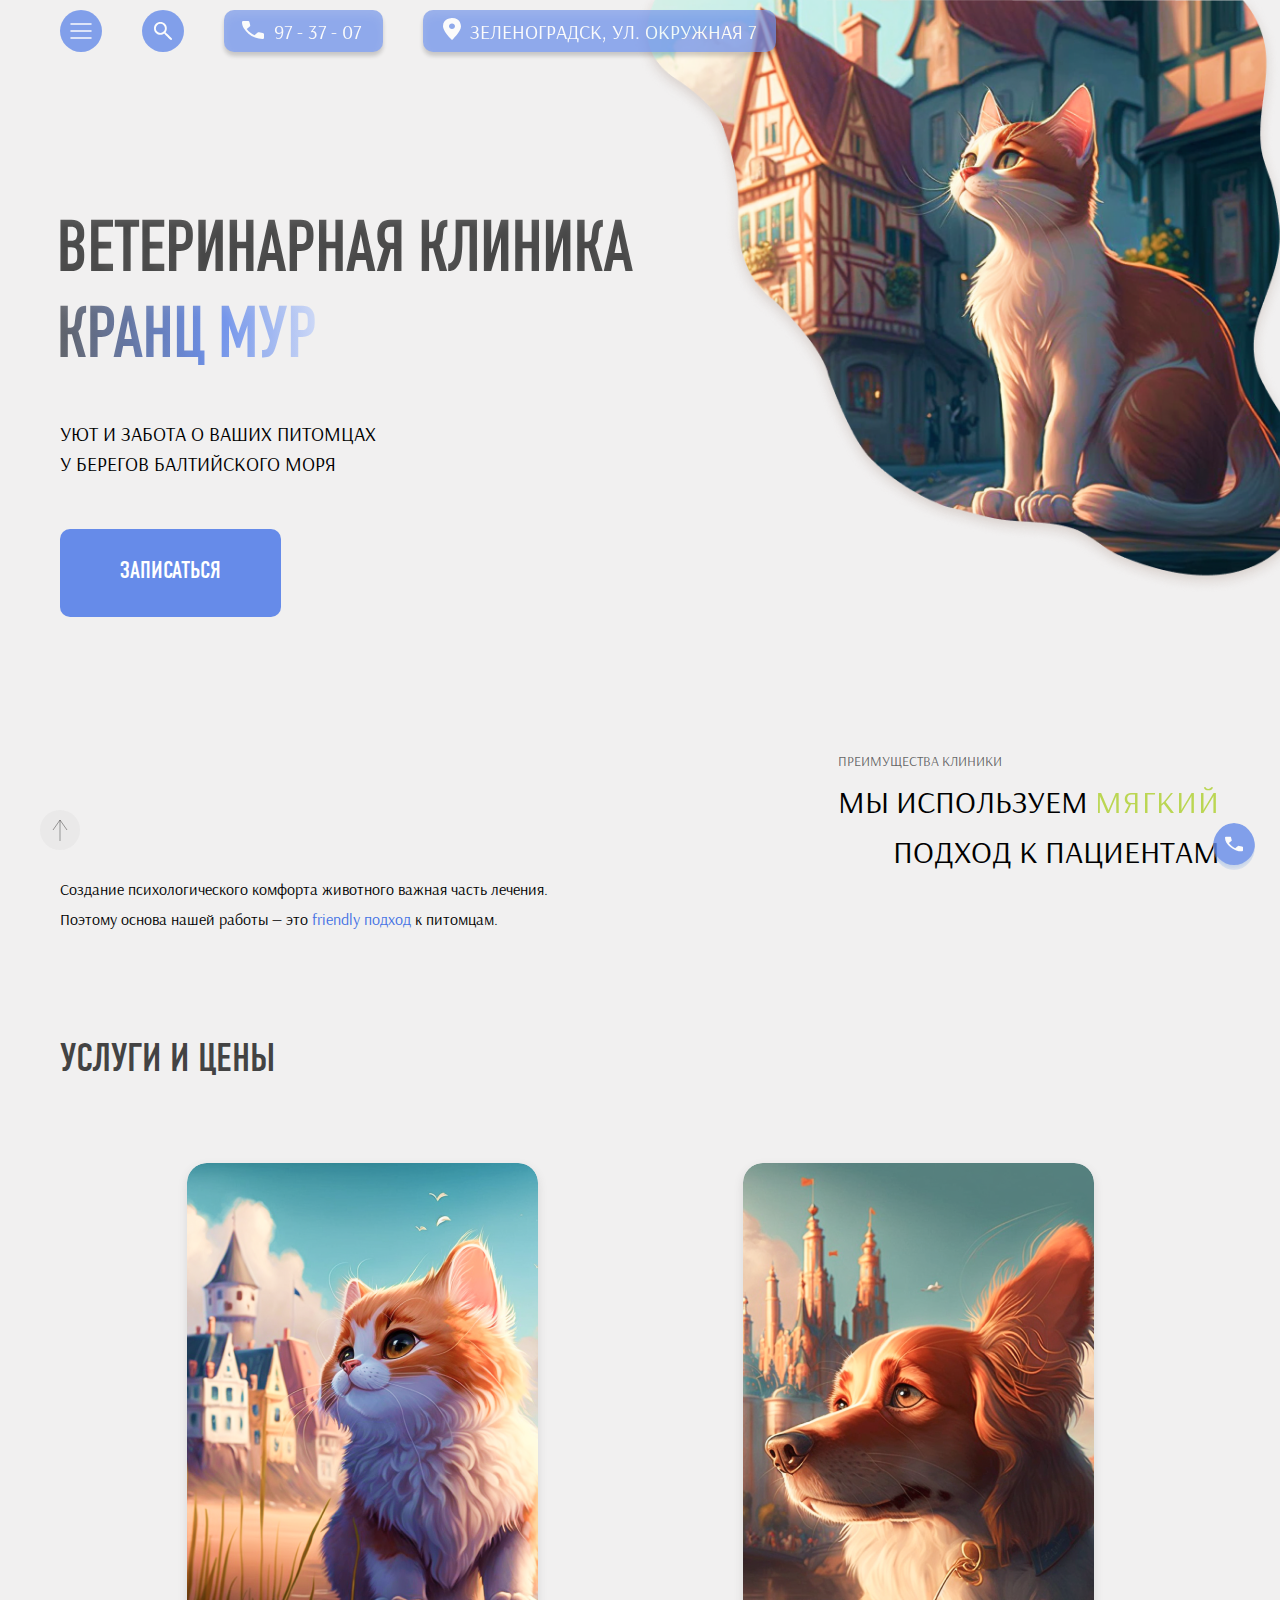
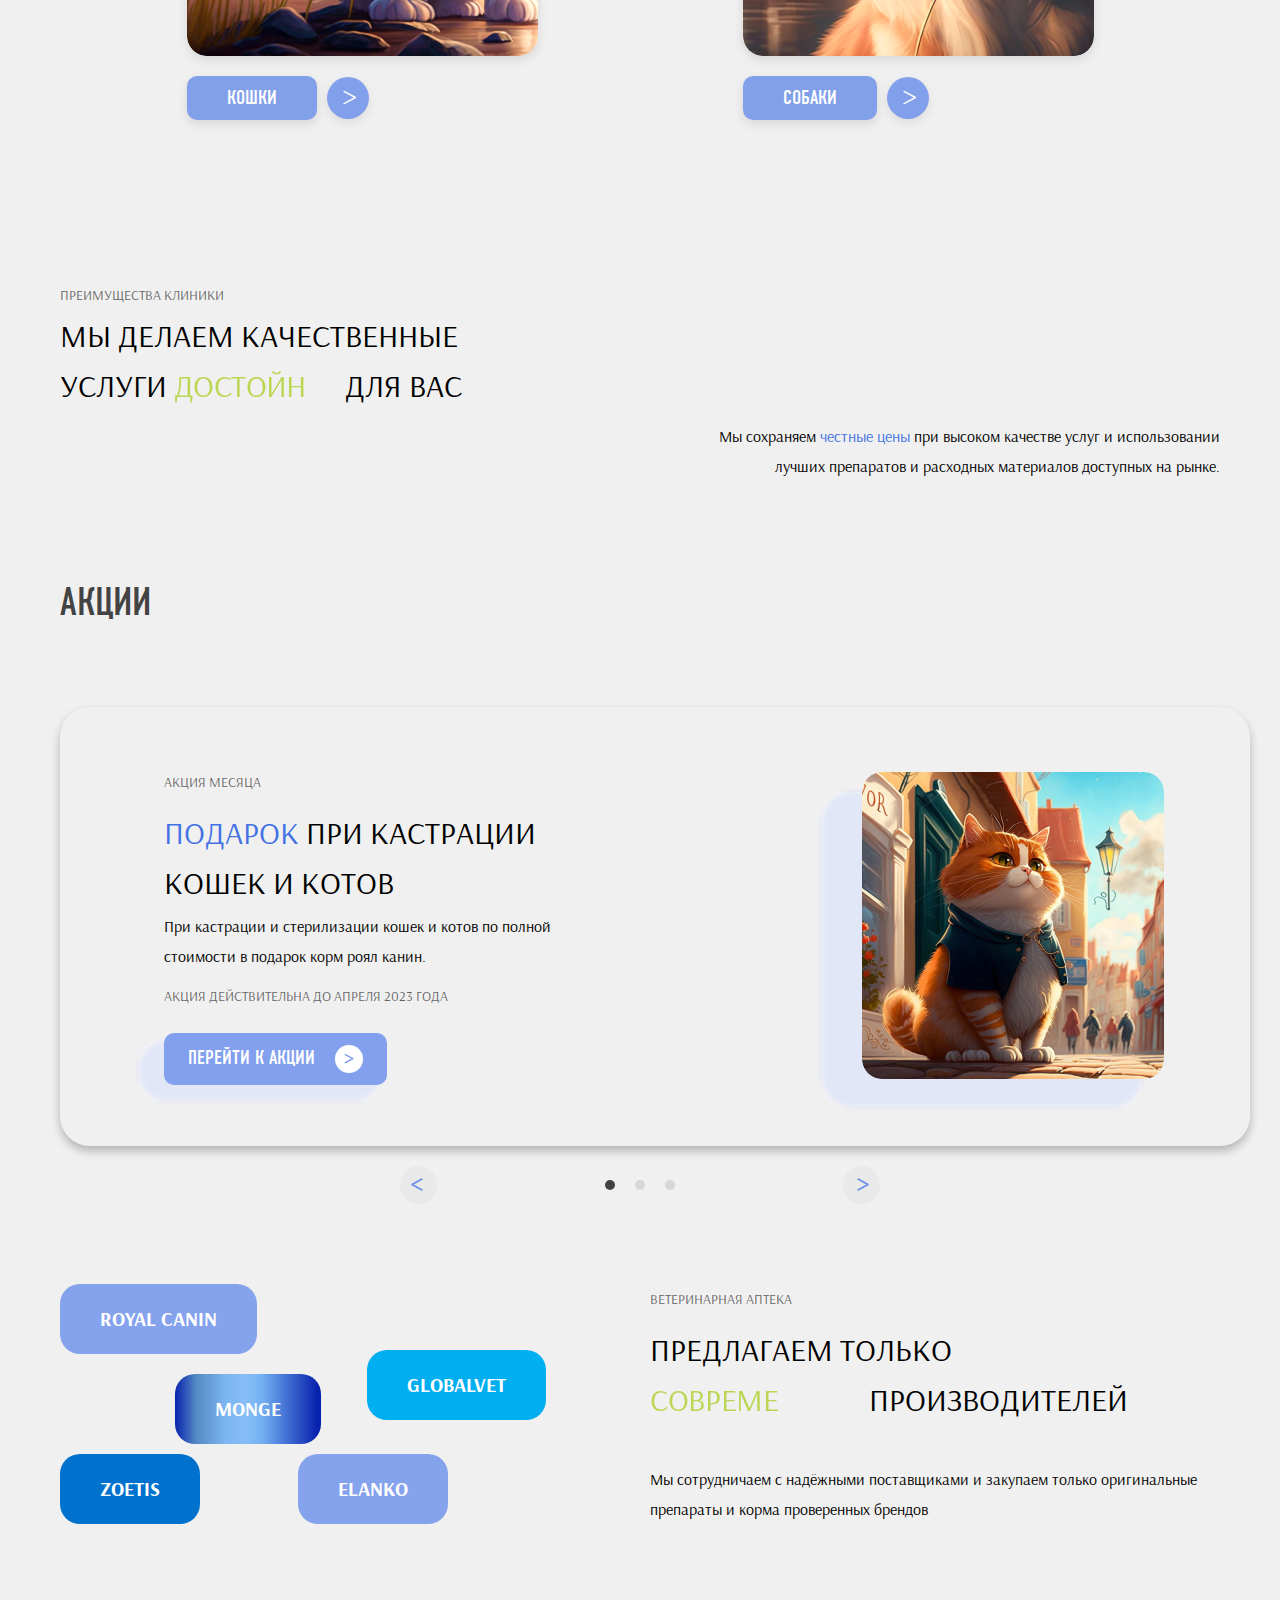
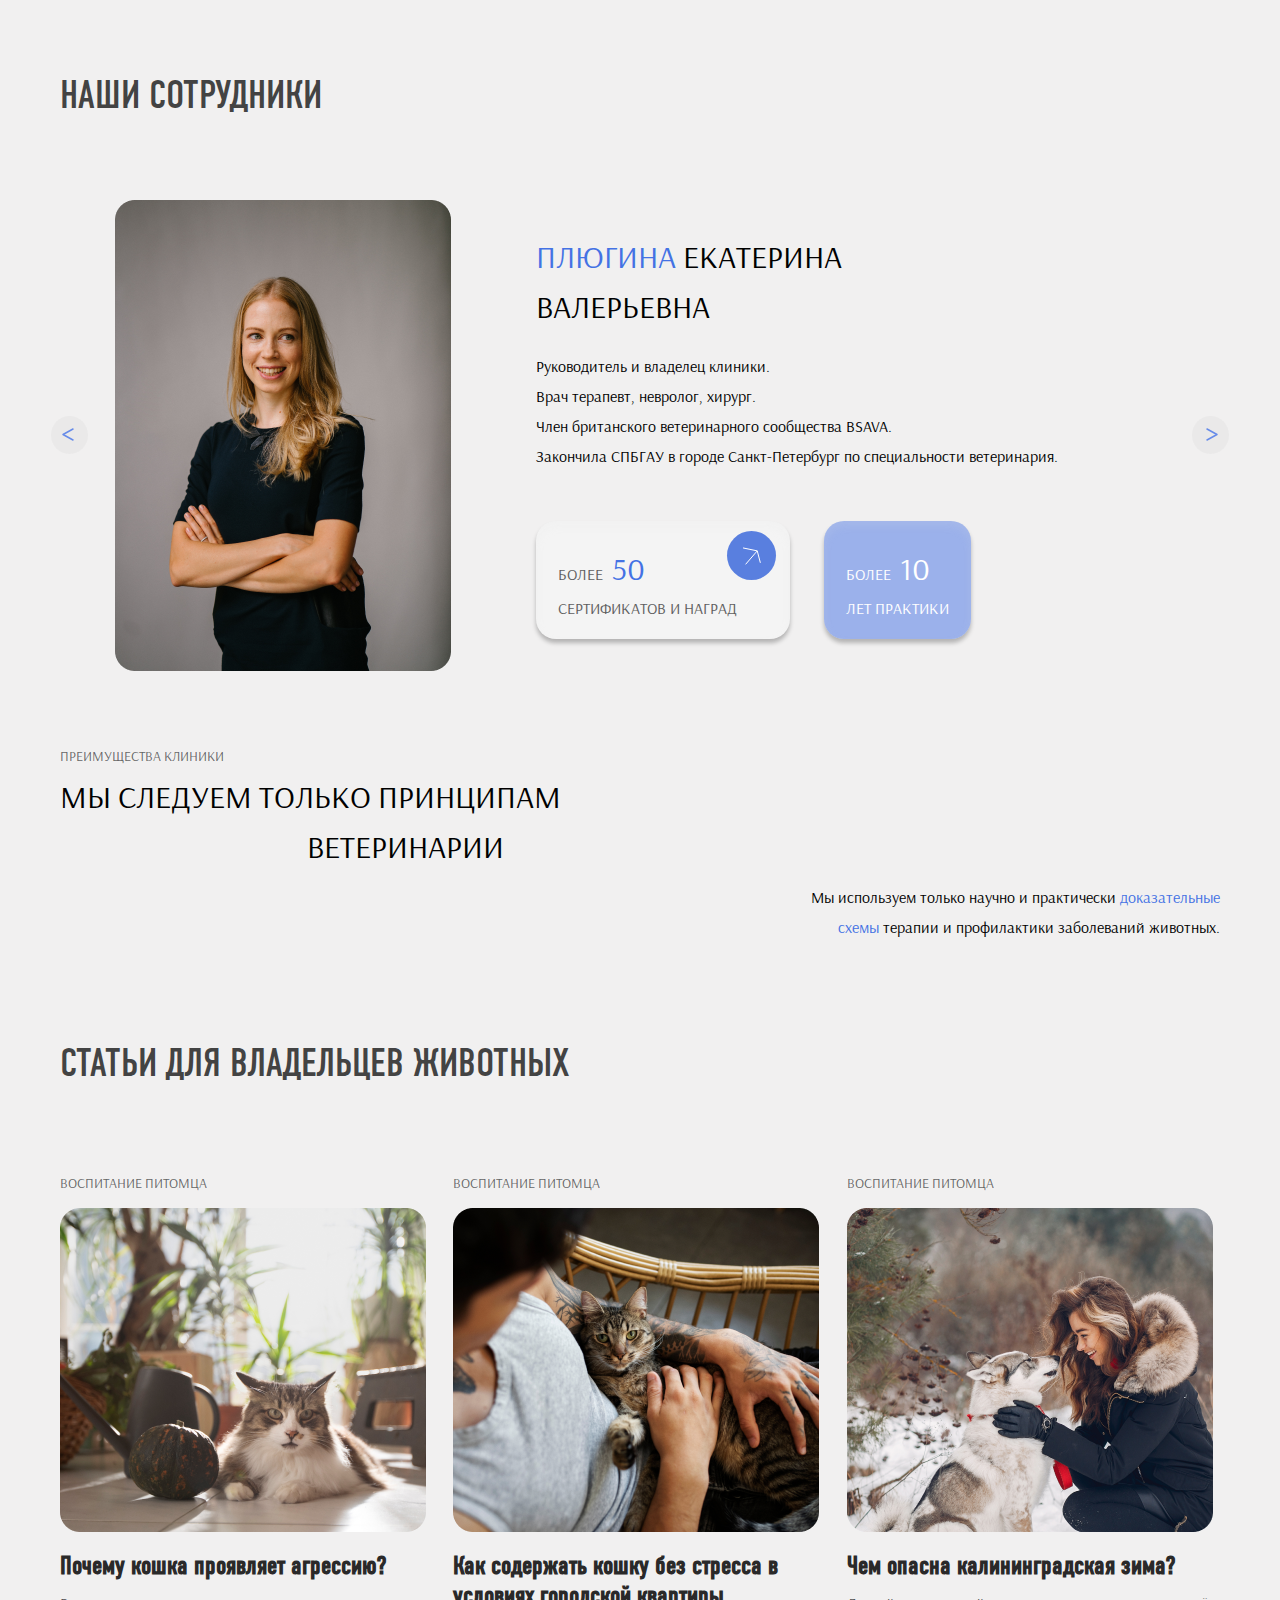
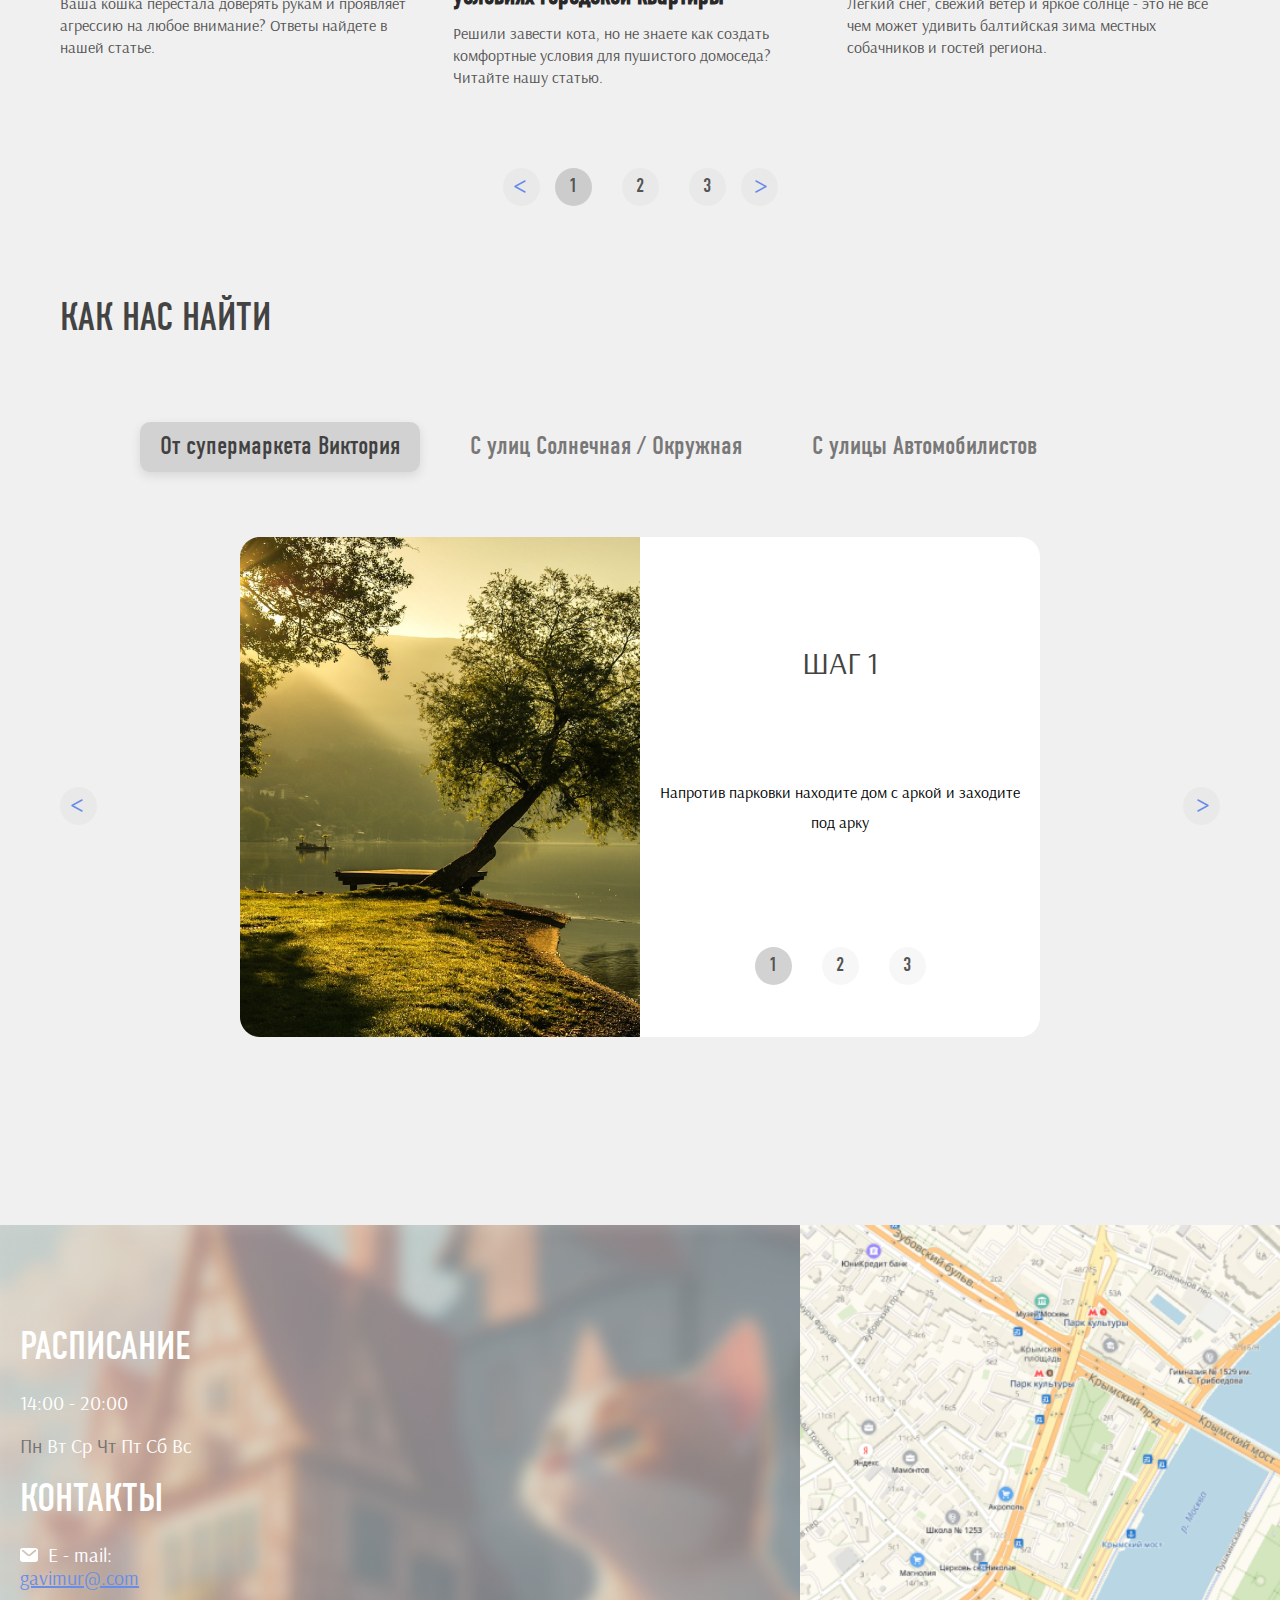
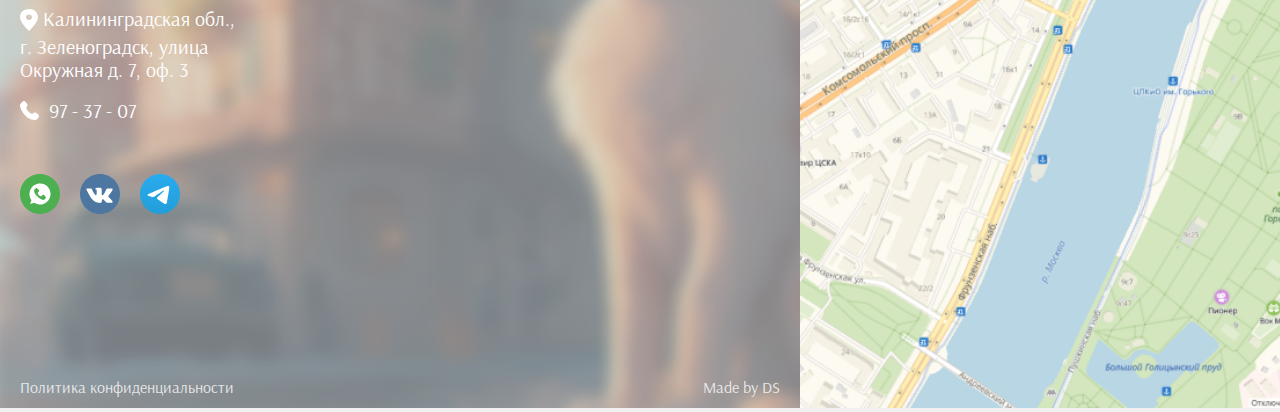
<file: index.html>
<!DOCTYPE html>
<html lang="en">

<head>
    <meta charset="UTF-8">
    <meta name="viewport" content="width=device-width, initial-scale=1.0">
    <title>КранцМур</title>
    <link rel="stylesheet" href="assets/style.css">
    <link rel="stylesheet" media="screen and (max-width:1600px)" href="assets/style1600.css">
    <link rel="stylesheet" media="screen and (max-width:1200px)" href="assets/style1200.css">
    <link rel="stylesheet" media="screen and (max-width:970px)" href="assets/style970.css">
    <link rel="stylesheet" media="screen and (max-width:740px)" href="assets/style740.css">
    <link rel="stylesheet" media="screen and (max-width:500px)" href="assets/style500.css">

    <link href="https://fonts.googleapis.com/css2?family=Arsenal:ital,wght@0,400;0,700;1,400;1,700&family=Noto+Rashi+Hebrew:wght@100;200;300;400;500;600;700;800;900&display=swap" rel="stylesheet">
</head>

<body>
    <a name="top"></a>
    <a class="button_top cursor" href="#top">
        <svg xmlns="http://www.w3.org/2000/svg" width="40" height="40" viewBox="0 0 40 40" fill="none">
            <path d="M20 10L13 20M20 10L27 20M20 10V31" stroke="#3E3D3D" stroke-width="0.5" />
        </svg>
    </a>
    <!-- Main-->
    <section>
        <div class="header">
            <div class="wrapper">
                <div class="main_nav nav">
                    <span class="svg burger menu color_hover cursor" id="menuBurger">
                        <svg xmlns="http://www.w3.org/2000/svg" width="42" height="42" viewBox="0 0 42 42" fill="none">
                            <path d="M11 14H31" stroke="white" stroke-width="1.5" stroke-linecap="round" stroke-linejoin="round" />
                            <path d="M11 21H31" stroke="white" stroke-width="1.5" stroke-linecap="round" />
                            <path d="M11 28H31" stroke="white" stroke-width="1.5" stroke-linecap="round" />
                        </svg>
                    </span>
                    <span class="svg search menu mobile_none color_hover cursor" id="navSearch">
                        <svg xmlns="http://www.w3.org/2000/svg" width="18" height="18" viewBox="0 0 18 18" fill="none" id="searchNavWhite">
                            <path d="M16.5507 17.867C15.8937 17.3707 10.1814 11.5043 10.1814 11.5043C9.69696 11.9033 9.13308 12.2163 8.48977 12.4431C7.84645 12.6699 7.15885 12.7834 6.42695 12.7834C4.63187 12.7834 3.11194 12.1608 1.86716 10.9157C0.622388 9.67057 0 8.16257 0 6.39169C0 4.6208 0.622828 3.1128 1.86848 1.86769C3.11414 0.622564 4.62549 0 6.40253 0C8.1796 0 9.68824 0.622564 10.9285 1.86769C12.1687 3.1128 12.7888 4.62161 12.7888 6.39413C12.7888 7.10538 12.6781 7.7808 12.4567 8.4204C12.2353 9.06 11.914 9.6484 11.4929 10.1856C11.4929 10.1856 17.3837 15.7089 17.8804 16.5398C18.3771 17.3707 17.2077 18.3633 16.5507 17.867ZM6.41206 10.9344C7.67261 10.9344 8.74225 10.4915 9.62099 9.60576C10.4997 8.71996 10.9391 7.6486 10.9391 6.39169C10.9391 5.13477 10.4995 4.06341 9.62041 3.17763C8.74129 2.29182 7.67184 1.84892 6.41206 1.84892C5.14324 1.84892 4.06564 2.29182 3.17927 3.17763C2.29291 4.06341 1.84973 5.13477 1.84973 6.39169C1.84973 7.6486 2.29272 8.71996 3.17871 9.60576C4.06469 10.4915 5.14247 10.9344 6.41206 10.9344Z" fill="white" />
                        </svg>
                        <svg xmlns="http://www.w3.org/2000/svg" width="18" height="18" viewBox="0 0 18 18" fill="none" style="display: none" id="searchNavBlack">
                            <path d="M16.5507 17.867C15.8937 17.3707 10.1814 11.5043 10.1814 11.5043C9.69696 11.9033 9.13308 12.2163 8.48977 12.4431C7.84645 12.6699 7.15885 12.7834 6.42695 12.7834C4.63187 12.7834 3.11194 12.1608 1.86716 10.9157C0.622388 9.67057 0 8.16257 0 6.39169C0 4.6208 0.622828 3.1128 1.86848 1.86769C3.11414 0.622564 4.62549 0 6.40253 0C8.1796 0 9.68824 0.622564 10.9285 1.86769C12.1687 3.1128 12.7888 4.62161 12.7888 6.39413C12.7888 7.10538 12.6781 7.7808 12.4567 8.4204C12.2353 9.06 11.914 9.6484 11.4929 10.1856C11.4929 10.1856 17.3837 15.7089 17.8804 16.5398C18.3771 17.3707 17.2077 18.3633 16.5507 17.867ZM6.41206 10.9344C7.67261 10.9344 8.74225 10.4915 9.62099 9.60576C10.4997 8.71996 10.9391 7.6486 10.9391 6.39169C10.9391 5.13477 10.4995 4.06341 9.62041 3.17763C8.74129 2.29182 7.67184 1.84892 6.41206 1.84892C5.14324 1.84892 4.06564 2.29182 3.17927 3.17763C2.29291 4.06341 1.84973 5.13477 1.84973 6.39169C1.84973 7.6486 2.29272 8.71996 3.17871 9.60576C4.06469 10.4915 5.14247 10.9344 6.41206 10.9344Z" fill="#545454" />
                        </svg>

                        <form action="#" style="display: none" id="searchNavForm">
                            <input type="text">
                            <input type="submit" value="Найти">
                        </form>

                        <span class="search_close" style="display: none" id="searchNavClose" data-close="true">
                            <svg xmlns="http://www.w3.org/2000/svg" width="14" height="14" viewBox="0 0 14 14" fill="none" data-close="true" class="close_black">
                                <path data-close="true" d="M1.40579 13.6478L1.02367 13.7349C0.291312 13.9019 -0.270738 13.0908 0.142857 12.4638L5.58731 7.3596L0.142857 2.25542C-0.239359 1.50112 0.537276 0.684634 1.30975 1.02866L1.40579 1.07143L6.85024 6.1756L12.2947 1.07143L12.5109 0.985798C13.2911 0.676821 14.0097 1.54851 13.5576 2.25542L8.11317 7.3596L13.5576 12.4638C13.9909 13.2257 13.1742 14.0874 12.3902 13.6955L12.2947 13.6478L6.85024 8.54359L1.40579 13.6478Z" fill="#545454" />
                            </svg>
                            <svg xmlns="http://www.w3.org/2000/svg" width="14" height="14" viewBox="0 0 14 14" fill="none" class="close_whiter" data-close="true">
                                <path d="M1.40579 13.6478L1.02367 13.7349C0.291312 13.9019 -0.270738 13.0908 0.142857 12.4638L5.58731 7.3596L0.142857 2.25542C-0.239359 1.50112 0.537276 0.684634 1.30975 1.02866L1.40579 1.07143L6.85024 6.1756L12.2947 1.07143L12.5109 0.985798C13.2911 0.676821 14.0097 1.54851 13.5576 2.25542L8.11317 7.3596L13.5576 12.4638C13.9909 13.2257 13.1742 14.0874 12.3902 13.6955L12.2947 13.6478L6.85024 8.54359L1.40579 13.6478Z" fill="white" data-close="true" />
                            </svg>
                        </span>
                    </span>
                </div>
                <div class="mobile_flex_header">
                    <svg class="cursor" xmlns="http://www.w3.org/2000/svg" width="60" height="55" viewBox="0 0 60 55" fill="none" id="mobileInfoOpen">
                        <path d="M19.4224 0.057415C18.4804 0.236767 17.7697 0.572477 16.963 1.2301C16.3087 1.75896 15.8405 2.29702 15.3893 3.02822C12.6986 7.41545 13.6068 14.6539 17.3805 18.802C17.8938 19.3677 18.785 20.1127 19.3942 20.4852C21.391 21.713 23.6361 21.7774 25.4355 20.6599C27.28 19.5102 28.5435 17.2936 29.023 14.3642C29.1414 13.61 29.164 11.2738 29.0512 10.5012C28.5886 7.27289 27.4097 4.601 25.5652 2.58214C25.1026 2.08088 24.1945 1.32668 23.6248 0.972572C23.0945 0.646059 22.0905 0.222971 21.5659 0.108002C21.0977 0.00222969 19.8624 -0.025362 19.4224 0.057415Z" fill="#668BE9" fill-opacity="0.8" />
                        <path d="M41.5993 0.986233C39.845 1.26676 38.0117 2.36127 36.4944 4.02602C34.5427 6.16445 33.2227 8.9927 32.7264 12.1107C32.5684 13.104 32.5853 15.3206 32.7546 16.222C33.1494 18.2776 33.9899 19.8504 35.2478 20.8713C36.3252 21.7543 37.6789 22.1636 39.0553 22.0302C42.3326 21.6991 45.5647 18.7835 47.2908 14.5986C48.7235 11.1265 48.8758 7.4705 47.7026 4.68365C46.5575 1.96577 44.2335 0.558546 41.5993 0.986233Z" fill="#668BE9" fill-opacity="0.8" />
                        <path d="M5.21141 15.9966C2.90434 16.2956 1.16699 17.8132 0.382921 20.2229C-0.0626989 21.6071 -0.124747 23.5156 0.22498 25.1942C1.03161 29.1031 3.80686 32.6948 7.08978 34.0836C8.77073 34.7918 10.446 34.916 11.8844 34.4285C14.0054 33.7111 15.3986 31.8532 15.8555 29.1261C15.9458 28.5789 15.9458 26.9555 15.8499 26.3209C15.1166 21.253 11.2865 16.806 7.02773 16.0656C6.52571 15.9782 5.63447 15.9461 5.21141 15.9966Z" fill="#668BE9" fill-opacity="0.8" />
                        <path d="M53.0137 19.7216C50.983 20.0757 48.9918 21.2392 47.3391 23.0419C45.5453 25.001 44.3382 27.5579 43.9885 30.1332C43.8982 30.8046 43.9152 32.2486 44.0167 32.8971C44.7049 37.2567 48.3375 39.3491 52.4496 37.7672C54.6552 36.9164 56.652 35.1643 58.0791 32.8327C60.7867 28.4178 60.6118 23.2442 57.6673 20.8483C56.4264 19.8365 54.7172 19.4226 53.0137 19.7216Z" fill="#668BE9" fill-opacity="0.8" />
                        <path d="M28.508 27.9028C24.7738 28.4455 20.0638 31.6416 15.8896 36.4611C12.6236 40.2367 10.3222 44.302 9.63404 47.5212C9.47046 48.2938 9.45354 49.6734 9.6002 50.2022C9.83147 51.0254 10.2207 51.5681 10.9765 52.1429C12.2401 53.0949 13.7574 53.6559 15.6584 53.8721C16.6455 53.9824 18.6423 53.9411 19.9115 53.7847C21.6094 53.5686 23.0421 53.288 26.2517 52.5338C29.3541 51.8072 30.2228 51.6555 31.0802 51.7015C32.1689 51.7612 32.9868 51.9774 35.3333 52.819C37.0143 53.4214 37.9506 53.7065 38.7516 53.8675C41.7412 54.4561 44.257 53.6881 46.8461 51.3979C47.6189 50.7173 47.8558 50.3862 48.0984 49.6642C48.2337 49.2503 48.245 49.1583 48.245 48.188C48.245 47.3096 48.2281 47.0613 48.1153 46.5554C47.4497 43.488 45.4698 39.7814 42.6099 36.2542C39.2085 32.0601 35.2149 29.0387 31.8812 28.1419C30.6684 27.8154 29.6362 27.7418 28.508 27.9028Z" fill="#668BE9" fill-opacity="0.8" />
                    </svg>

                    <svg xmlns="http://www.w3.org/2000/svg" width="60" height="60" viewBox="0 0 60 60" fill="none" id="navMobileOpen" class="cursor">
                        <circle cx="30" cy="30" r="30" fill="#668BE9" fill-opacity="0.8" />
                        <path d="M15.7148 20H44.2863" stroke="white" stroke-width="1.5" stroke-linecap="round" stroke-linejoin="round" />
                        <path d="M15.7148 30H44.2863" stroke="white" stroke-width="1.5" stroke-linecap="round" />
                        <path d="M15.7148 40H44.2863" stroke="white" stroke-width="1.5" stroke-linecap="round" />
                    </svg>
                </div>
            </div>
        </div>
    </section>

    <section>
        <div class="nav_window" id="nav" style="display: none">
            <div class="wrapper nav_flex">
                <nav>
                    <ul>
                        <li><a href="#">Главная</a></li>
                        <li><a href="#">Услуги и цены</a></li>
                        <li><a href="#">Акции</a></li>
                        <li><a href="#">Врачи</a></li>
                        <li><a href="#">Статьи</a></li>
                        <li><a href="#">Как найти нас</a></li>
                        <span class="array_animation cursor" id="navClose">

                            <svg class="array" xmlns="http://www.w3.org/2000/svg" width="42" height="42" viewBox="0 0 42 42" fill="none">
                                0
                                <circle cx="21" cy="21" r="21" fill="#668BE9" fill-opacity="0.8" />
                                <path d="M19.9024 14L12 21M12 21L19.9024 28M12 21H30" stroke="white" stroke-width="1.5" stroke-linecap="round" stroke-linejoin="round" />
                            </svg>

                            <svg class="array_hover" xmlns="http://www.w3.org/2000/svg" width="42" height="42" viewBox="0 0 42 42" fill="none">
                                0
                                <circle cx="21" cy="21" r="21" fill="#3B6BE3" fill-opacity="0.8" />
                                <path d="M19.9024 14L12 21M12 21L19.9024 28M12 21H30" stroke="white" stroke-width="1.5" stroke-linecap="round" stroke-linejoin="round" />
                            </svg>
                        </span>

                    </ul>

                </nav>

                <div class="nav_info">
                    <div class="footer_info__content nav_info">
                        <p class="title footer_title nav_title">Расписание</p>
                        <p class="footer_text">14:00 - 20:00</p>
                        <p class="footer_text weekday"><span class="gray">Пн</span> Вт Ср <span class="gray">Чт</span> Пт Сб Вс</p>
                        <p class="title footer_title">Контакты</p>
                        <div class="email footer_contact">
                            <svg xmlns="http://www.w3.org/2000/svg" xmlns:xlink="http://www.w3.org/1999/xlink" width="18" height="18" viewBox="0 0 18 18" fill="none">
                                <rect width="18" height="18" fill="url(#pattern0)" />
                                <defs>
                                    <pattern id="pattern0" patternContentUnits="objectBoundingBox" width="1" height="1">
                                        <use xlink:href="#image0_1208_1671" transform="scale(0.00195312)" />
                                    </pattern>
                                    <image id="image0_1208_1671" width="512" height="512" xlink:href="[data-uri]" />
                                </defs>
                            </svg>
                            <p class="footer_text">E - mail: </p>

                        </div>
                        <a href="#" class="footer_text footer_email">gavimur@.com </a>
                        <div class="adress footer_contact">
                            <svg xmlns="http://www.w3.org/2000/svg" width="18" height="22" viewBox="0 0 18 22" fill="none">
                                <path d="M9 0C9 0 0 1.90735e-06 0 8.24942C0 8.24942 9.53674e-07 13.7506 9 22C9 22 18 13.7506 18 8.24942C17.9951 8.24942 17.9951 0 9 0ZM9 10.9977C7.3412 10.9977 5.99835 9.76491 5.99835 8.24942C5.99835 6.7293 7.3412 5.50116 9 5.50116C10.6588 5.50116 12.0016 6.73394 12.0016 8.24942C11.9967 9.76491 10.6539 10.9977 9 10.9977Z" fill="white" />
                            </svg>
                            <p class="footer_text">Калининградская обл., г. Зеленоградск, улица Окружная д. 7, оф. 3</p>
                        </div>
                        <div class="tel footer_contact">
                            <svg xmlns="http://www.w3.org/2000/svg" xmlns:xlink="http://www.w3.org/1999/xlink" width="19" height="19" viewBox="0 0 19 19" fill="none">
                                <rect width="19" height="19" fill="url(#pattern0)" />
                                <defs>
                                    <pattern id="pattern0" patternContentUnits="objectBoundingBox" width="1" height="1">
                                        <use xlink:href="#image0_1208_1670" transform="scale(0.00195312)" />
                                    </pattern>
                                    <image id="image0_1208_1670" width="512" height="512" xlink:href="[data-uri]" />
                                </defs>
                            </svg>

                            <a href="#" class="footer_text">97 - 37 - 07</a>
                        </div>

                        <div class="social">
                            <span>
                                <a href="#">
                                    <svg xmlns="http://www.w3.org/2000/svg" width="40" height="40" viewBox="0 0 40 40" fill="none">
                                        <g clip-path="url(#clip0_1432_2024)">
                                            <path d="M20 40C31.0457 40 40 31.0457 40 20C40 8.95431 31.0457 0 20 0C8.95431 0 0 8.95431 0 20C0 31.0457 8.95431 40 20 40Z" fill="#4CAF50" />
                                            <path d="M20.0008 9.47363C18.0616 9.47437 16.1602 10.0108 14.5065 11.0238C12.8529 12.0367 11.5112 13.4868 10.6294 15.214C9.74773 16.9412 9.3603 18.8784 9.50988 20.8119C9.65947 22.7454 10.3403 24.6 11.4771 26.171L10.1614 30.0815L14.2114 28.7868C15.5815 29.6906 17.1439 30.2614 18.774 30.4537C20.404 30.6461 22.0564 30.4546 23.5993 29.8945C25.1421 29.3344 26.5326 28.4213 27.6597 27.2282C28.7867 26.035 29.6192 24.5947 30.0905 23.0225C30.5618 21.4503 30.6589 19.7897 30.3741 18.1732C30.0892 16.5568 29.4303 15.0293 28.45 13.7129C27.4697 12.3965 26.1951 11.3276 24.7281 10.5915C23.261 9.85541 21.6422 9.4726 20.0008 9.47363ZM25.5956 24.3605L24.4745 25.4815C23.2956 26.6605 20.1693 25.3631 17.3982 22.5868C14.6271 19.8105 13.385 16.6921 14.5061 15.5263L15.6271 14.4052C15.8442 14.2057 16.1283 14.0949 16.4232 14.0949C16.7181 14.0949 17.0022 14.2057 17.2193 14.4052L18.8719 16.0526C19.0066 16.1836 19.1055 16.347 19.159 16.5272C19.2125 16.7074 19.2188 16.8983 19.1773 17.0816C19.1358 17.2649 19.048 17.4345 18.9222 17.5741C18.7963 17.7137 18.6368 17.8187 18.4587 17.8789C18.1961 17.9628 17.9759 18.1448 17.8441 18.3869C17.7122 18.6291 17.6788 18.9127 17.7508 19.1789C18.0456 20.4157 19.6377 21.95 20.8193 22.2447C21.084 22.3002 21.3599 22.2584 21.5963 22.127C21.8327 21.9955 22.0137 21.7831 22.1061 21.5289C22.1657 21.3483 22.271 21.1862 22.4119 21.0585C22.5528 20.9307 22.7244 20.8417 22.91 20.8001C23.0956 20.7585 23.2888 20.7657 23.4707 20.821C23.6527 20.8763 23.8172 20.9779 23.9482 21.1157L25.5982 22.7684C25.7974 22.9858 25.9077 23.2701 25.9072 23.5649C25.9067 23.8598 25.7955 24.1437 25.5956 24.3605Z" fill="white" />
                                        </g>
                                        <defs>
                                            <clipPath id="clip0_1432_2024">
                                                <rect width="40" height="40" fill="white" />
                                            </clipPath>
                                        </defs>
                                    </svg>
                                </a>
                            </span>
                            <span>
                                <a href="#">
                                    <svg xmlns="http://www.w3.org/2000/svg" width="40" height="40" viewBox="0 0 40 40" fill="none">
                                        <g clip-path="url(#clip0_1432_2030)">
                                            <path d="M20 40C31.0457 40 40 31.0457 40 20C40 8.95431 31.0457 0 20 0C8.95431 0 0 8.95431 0 20C0 31.0457 8.95431 40 20 40Z" fill="#4D76A1" />
                                            <path fill-rule="evenodd" clip-rule="evenodd" d="M19.2452 28.7716H20.815C20.815 28.7716 21.2892 28.7196 21.5312 28.4586C21.7541 28.219 21.7469 27.7691 21.7469 27.7691C21.7469 27.7691 21.7163 25.6628 22.6938 25.3526C23.6575 25.0471 24.895 27.3883 26.2066 28.2885C27.1985 28.9699 27.9521 28.8205 27.9521 28.8205L31.4592 28.7716C31.4592 28.7716 33.2939 28.6586 32.424 27.2161C32.3527 27.0981 31.9173 26.1491 29.8164 24.1989C27.6174 22.1578 27.9119 22.488 30.5608 18.9574C32.174 16.8072 32.819 15.4945 32.6176 14.9323C32.4254 14.3968 31.2389 14.5383 31.2389 14.5383L27.2901 14.5629C27.2901 14.5629 26.9974 14.523 26.7803 14.6528C26.5681 14.78 26.4316 15.0767 26.4316 15.0767C26.4316 15.0767 25.8066 16.7405 24.9731 18.1556C23.2147 21.1414 22.5117 21.299 22.2243 21.1136C21.5558 20.6815 21.7227 19.3777 21.7227 18.4515C21.7227 15.558 22.1616 14.3515 20.8681 14.0392C20.4389 13.9354 20.123 13.867 19.0253 13.8559C17.6163 13.8413 16.4237 13.8602 15.7485 14.1911C15.2993 14.411 14.9527 14.9013 15.1638 14.9294C15.4248 14.9644 16.0159 15.0888 16.3293 15.5155C16.7339 16.066 16.7197 17.3024 16.7197 17.3024C16.7197 17.3024 16.9521 20.7086 16.1767 21.1318C15.6444 21.422 14.9142 20.8295 13.3466 18.1206C12.5434 16.7331 11.937 15.1993 11.937 15.1993C11.937 15.1993 11.82 14.9127 11.6115 14.7594C11.3583 14.5736 11.0047 14.5144 11.0047 14.5144L7.2523 14.539C7.2523 14.539 6.689 14.5547 6.48222 14.7996C6.29825 15.0175 6.4676 15.4681 6.4676 15.4681C6.4676 15.4681 9.40531 22.3411 12.7316 25.8047C15.7817 28.9802 19.2452 28.7716 19.2452 28.7716Z" fill="white" />
                                        </g>
                                        <defs>
                                            <clipPath id="clip0_1432_2030">
                                                <rect width="40" height="40" fill="white" />
                                            </clipPath>
                                        </defs>
                                    </svg>
                                </a>
                            </span>
                            <span>
                                <a href="#">
                                    <svg xmlns="http://www.w3.org/2000/svg" width="40" height="40" viewBox="0 0 40 40" fill="none">
                                        <g clip-path="url(#clip0_1432_2035)">
                                            <path d="M20 40C31.0457 40 40 31.0457 40 20C40 8.9543 31.0457 0 20 0C8.9543 0 0 8.9543 0 20C0 31.0457 8.9543 40 20 40Z" fill="url(#paint0_linear_1432_2035)" />
                                            <path fill-rule="evenodd" clip-rule="evenodd" d="M9.0537 19.7889C14.8841 17.2487 18.772 15.574 20.7172 14.7649C26.2714 12.4548 27.4256 12.0535 28.1778 12.0402C28.3432 12.0373 28.7132 12.0783 28.9528 12.2728C29.3082 12.5612 29.3103 13.1873 29.2708 13.6017C28.9698 16.7642 27.6675 24.4386 27.0049 27.9806C26.7245 29.4794 26.1725 29.982 25.6381 30.0311C24.4767 30.138 23.5947 29.2635 22.4698 28.5262C20.7096 27.3723 19.7151 26.654 18.0064 25.5281C16.0318 24.2268 17.3119 23.5117 18.4372 22.3428C18.7317 22.037 23.849 17.3824 23.9481 16.9601C23.9605 16.9073 23.972 16.7104 23.855 16.6065C23.7381 16.5026 23.5655 16.5381 23.441 16.5664C23.2644 16.6064 20.4524 18.4651 15.0049 22.1423C14.2067 22.6904 13.4837 22.9574 12.836 22.9435C12.1218 22.9281 10.7482 22.5397 9.72706 22.2078C8.47456 21.8006 7.47909 21.5853 7.56581 20.8939C7.61097 20.5337 8.10691 20.1654 9.0537 19.7889Z" fill="white" />
                                        </g>
                                        <defs>
                                            <linearGradient id="paint0_linear_1432_2035" x1="20" y1="0" x2="20" y2="39.6875" gradientUnits="userSpaceOnUse">
                                                <stop stop-color="#2AABEE" />
                                                <stop offset="1" stop-color="#229ED9" />
                                            </linearGradient>
                                            <clipPath id="clip0_1432_2035">
                                                <rect width="40" height="40" fill="white" />
                                            </clipPath>
                                        </defs>
                                    </svg>
                                </a>
                            </span>
                        </div>

                    </div>
                </div>
            </div>
        </div>
    </section>

    <section>
        <div class="nav_window" id="navMobile" style="display: none">
            <div class="wrapper nav_flex">
                <div class="window_close cursor" id="navMobileClose">
                    <svg xmlns="http://www.w3.org/2000/svg" width="60" height="60" viewBox="0 0 60 60" fill="none">
                        <circle cx="30" cy="30" r="30" fill="#668BE9" fill-opacity="0.8" />
                        <path d="M16 20L44 40M44 20L30.2373 30L16.4746 40" stroke="white" stroke-width="1.5" stroke-linecap="round" />
                    </svg>
                </div>
                <nav>
                    <ul>
                        <li><a href="#">Главная</a></li>
                        <li><a href="#">Услуги и цены</a></li>
                        <li><a href="#">Акции</a></li>
                        <li><a href="#">Врачи</a></li>
                        <li><a href="#">Статьи</a></li>
                        <li><a href="#">Как найти нас</a></li>
                        <li class="mobile_search">

                            <span class="svg search menu  cursor" id="mobileSearch">
                                <svg xmlns="http://www.w3.org/2000/svg" width="18" height="18" viewBox="0 0 18 18" fill="none" id="searchMobileWhite">
                                    <path d="M16.5507 17.867C15.8937 17.3707 10.1814 11.5043 10.1814 11.5043C9.69696 11.9033 9.13308 12.2163 8.48977 12.4431C7.84645 12.6699 7.15885 12.7834 6.42695 12.7834C4.63187 12.7834 3.11194 12.1608 1.86716 10.9157C0.622388 9.67057 0 8.16257 0 6.39169C0 4.6208 0.622828 3.1128 1.86848 1.86769C3.11414 0.622564 4.62549 0 6.40253 0C8.1796 0 9.68824 0.622564 10.9285 1.86769C12.1687 3.1128 12.7888 4.62161 12.7888 6.39413C12.7888 7.10538 12.6781 7.7808 12.4567 8.4204C12.2353 9.06 11.914 9.6484 11.4929 10.1856C11.4929 10.1856 17.3837 15.7089 17.8804 16.5398C18.3771 17.3707 17.2077 18.3633 16.5507 17.867ZM6.41206 10.9344C7.67261 10.9344 8.74225 10.4915 9.62099 9.60576C10.4997 8.71996 10.9391 7.6486 10.9391 6.39169C10.9391 5.13477 10.4995 4.06341 9.62041 3.17763C8.74129 2.29182 7.67184 1.84892 6.41206 1.84892C5.14324 1.84892 4.06564 2.29182 3.17927 3.17763C2.29291 4.06341 1.84973 5.13477 1.84973 6.39169C1.84973 7.6486 2.29272 8.71996 3.17871 9.60576C4.06469 10.4915 5.14247 10.9344 6.41206 10.9344Z" fill="white" />
                                </svg>
                                <svg xmlns="http://www.w3.org/2000/svg" width="18" height="18" viewBox="0 0 18 18" fill="none" style="display: none" id="searchMobileBlack">
                                    <path d="M16.5507 17.867C15.8937 17.3707 10.1814 11.5043 10.1814 11.5043C9.69696 11.9033 9.13308 12.2163 8.48977 12.4431C7.84645 12.6699 7.15885 12.7834 6.42695 12.7834C4.63187 12.7834 3.11194 12.1608 1.86716 10.9157C0.622388 9.67057 0 8.16257 0 6.39169C0 4.6208 0.622828 3.1128 1.86848 1.86769C3.11414 0.622564 4.62549 0 6.40253 0C8.1796 0 9.68824 0.622564 10.9285 1.86769C12.1687 3.1128 12.7888 4.62161 12.7888 6.39413C12.7888 7.10538 12.6781 7.7808 12.4567 8.4204C12.2353 9.06 11.914 9.6484 11.4929 10.1856C11.4929 10.1856 17.3837 15.7089 17.8804 16.5398C18.3771 17.3707 17.2077 18.3633 16.5507 17.867ZM6.41206 10.9344C7.67261 10.9344 8.74225 10.4915 9.62099 9.60576C10.4997 8.71996 10.9391 7.6486 10.9391 6.39169C10.9391 5.13477 10.4995 4.06341 9.62041 3.17763C8.74129 2.29182 7.67184 1.84892 6.41206 1.84892C5.14324 1.84892 4.06564 2.29182 3.17927 3.17763C2.29291 4.06341 1.84973 5.13477 1.84973 6.39169C1.84973 7.6486 2.29272 8.71996 3.17871 9.60576C4.06469 10.4915 5.14247 10.9344 6.41206 10.9344Z" fill="#545454" />
                                </svg>

                                <form action="#" style="display: none" id="searchMobileForm">
                                    <input type="text">
                                    <input type="submit" value="Найти" class="mobileSearchButton">
                                </form>

                                <span class="search_close" style="display: none" id="searchMobileClose" data-close="true">
                                    <svg xmlns="http://www.w3.org/2000/svg" width="14" height="14" viewBox="0 0 14 14" fill="none" data-close="true" class="close_black">
                                        <path data-close="true" d="M1.40579 13.6478L1.02367 13.7349C0.291312 13.9019 -0.270738 13.0908 0.142857 12.4638L5.58731 7.3596L0.142857 2.25542C-0.239359 1.50112 0.537276 0.684634 1.30975 1.02866L1.40579 1.07143L6.85024 6.1756L12.2947 1.07143L12.5109 0.985798C13.2911 0.676821 14.0097 1.54851 13.5576 2.25542L8.11317 7.3596L13.5576 12.4638C13.9909 13.2257 13.1742 14.0874 12.3902 13.6955L12.2947 13.6478L6.85024 8.54359L1.40579 13.6478Z" fill="#545454" />
                                    </svg>
                                    <svg xmlns="http://www.w3.org/2000/svg" width="14" height="14" viewBox="0 0 14 14" fill="none" class="close_whiter close_whiter__mobile" data-close="true">
                                        <path d="M1.40579 13.6478L1.02367 13.7349C0.291312 13.9019 -0.270738 13.0908 0.142857 12.4638L5.58731 7.3596L0.142857 2.25542C-0.239359 1.50112 0.537276 0.684634 1.30975 1.02866L1.40579 1.07143L6.85024 6.1756L12.2947 1.07143L12.5109 0.985798C13.2911 0.676821 14.0097 1.54851 13.5576 2.25542L8.11317 7.3596L13.5576 12.4638C13.9909 13.2257 13.1742 14.0874 12.3902 13.6955L12.2947 13.6478L6.85024 8.54359L1.40579 13.6478Z" fill="white" data-close="true" />
                                    </svg>
                                </span>
                            </span>
                        </li>
                    </ul>

                </nav>
            </div>

        </div>
    </section>

    <section>
        <div class="nav_window" id="navInfoMobile" style="display: none">
            <div class="wrapper nav_flex">
                <div class="nav_info">
                    <div class="footer_info__content nav_info">
                        <p class="title footer_title nav_title">Расписание</p>
                        <p class="footer_text">14:00 - 20:00</p>
                        <p class="footer_text weekday"><span class="gray">Пн</span> Вт Ср <span class="gray">Чт</span> Пт Сб Вс</p>
                        <p class="title footer_title">Контакты</p>
                        <div class="email footer_contact">
                            <svg xmlns="http://www.w3.org/2000/svg" width="20" height="15" viewBox="0 0 20 15" fill="none">
                                <path fill-rule="evenodd" clip-rule="evenodd" d="M3.96802 4.05627e-07H16.032C16.4706 -8.96937e-06 16.8491 -1.84309e-05 17.1624 0.0200159C17.4922 0.0411191 17.8221 0.0875256 18.1481 0.214088C18.8831 0.499538 19.4672 1.04707 19.7716 1.7362C19.9066 2.04176 19.9561 2.35105 19.9787 2.66027C20 2.95395 20 3.30878 20 3.72001V11.28C20 11.6912 20 12.046 19.9787 12.3397C19.9561 12.6489 19.9066 12.9582 19.7716 13.2638C19.4672 13.9529 18.8831 14.5005 18.1481 14.7859C17.8221 14.9124 17.4922 14.9588 17.1624 14.98C16.8491 15 16.4706 15 16.032 15H3.96801C3.52936 15 3.15088 15 2.83762 14.98C2.50779 14.9588 2.17788 14.9124 1.85195 14.7859C1.11687 14.5005 0.53284 13.9529 0.22836 13.2638C0.0933604 12.9582 0.0438603 12.6489 0.0213503 12.3397C-1.96602e-05 12.046 -9.56733e-06 11.6912 4.32668e-07 11.28V3.72002C-9.56733e-06 3.30878 -1.96602e-05 2.95395 0.0213503 2.66027C0.0438603 2.35105 0.0933604 2.04176 0.22836 1.7362C0.53284 1.04707 1.11687 0.499538 1.85195 0.214088C2.17788 0.0875256 2.50779 0.0411191 2.83762 0.0200159C3.15088 -1.84309e-05 3.52937 -8.96937e-06 3.96802 4.05627e-07ZM2.31745 2.13541C2.68114 1.74576 3.3129 1.70627 3.72854 2.04722L9.3415 6.65156C9.7185 6.96084 10.2815 6.96084 10.6585 6.65156L16.2715 2.04722C16.6871 1.70627 17.3189 1.74576 17.6825 2.13541C18.0462 2.52507 18.0041 3.11735 17.5885 3.4583L11.9755 8.06269C10.8444 8.99053 9.1556 8.99053 8.0245 8.06269L2.41153 3.4583C1.99589 3.11735 1.95377 2.52507 2.31745 2.13541Z" fill="white" />
                            </svg>
                            <p class="footer_text">E - mail: </p>

                        </div>
                        <a href="#" class="footer_text footer_email">gavimur@.com </a>
                        <div class="adress footer_contact">

                            <p class="footer_text nav_address__mobile">
                                <svg xmlns="http://www.w3.org/2000/svg" width="18" height="22" viewBox="0 0 18 22" fill="none">
                                    <path d="M9 0C9 0 0 1.90735e-06 0 8.24942C0 8.24942 9.53674e-07 13.7506 9 22C9 22 18 13.7506 18 8.24942C17.9951 8.24942 17.9951 0 9 0ZM9 10.9977C7.3412 10.9977 5.99835 9.76491 5.99835 8.24942C5.99835 6.7293 7.3412 5.50116 9 5.50116C10.6588 5.50116 12.0016 6.73394 12.0016 8.24942C11.9967 9.76491 10.6539 10.9977 9 10.9977Z" fill="white" />
                                </svg>

                                <span class="city_mobile">Калининградская обл.,</span><br>г. Зеленоградск, улица Окружная д. 7, оф. 3
                            </p>
                        </div>
                        <div class="tel footer_contact">
                            <svg xmlns="http://www.w3.org/2000/svg" width="29" height="29" viewBox="0 0 29 29" fill="none">
                                <path d="M20.2294 18.6047L19.4956 19.3772C19.4956 19.3772 17.7514 21.2136 12.9905 16.2011C8.22974 11.1889 9.97389 9.35264 9.97389 9.35264L10.436 8.86614C11.5744 7.66768 11.6817 5.74356 10.6884 4.33888L8.65691 1.46549C7.42766 -0.273084 5.05237 -0.502748 3.64344 0.980589L1.11464 3.64295C0.416034 4.37846 -0.0521223 5.3319 0.0046532 6.38958C0.149895 9.09548 1.30614 14.9175 7.75807 21.7101C14.6 28.9134 21.0198 29.1997 23.6451 28.9405C24.4755 28.8587 25.1976 28.4109 25.7795 27.7981L28.0683 25.3887C29.6132 23.7621 29.1775 20.9737 27.2008 19.8361L24.1228 18.0643C22.8249 17.3173 21.2438 17.5367 20.2294 18.6047Z" fill="white" />
                            </svg>

                            <a href="#" class="footer_text nav_tel__mobile">97 - 37 - 07</a>
                        </div>

                        <div class="social">
                            <span>
                                <a href="#">
                                    <svg xmlns="http://www.w3.org/2000/svg" width="40" height="40" viewBox="0 0 40 40" fill="none">
                                        <g clip-path="url(#clip0_1432_2024)">
                                            <path d="M20 40C31.0457 40 40 31.0457 40 20C40 8.95431 31.0457 0 20 0C8.95431 0 0 8.95431 0 20C0 31.0457 8.95431 40 20 40Z" fill="#4CAF50" />
                                            <path d="M20.0008 9.47363C18.0616 9.47437 16.1602 10.0108 14.5065 11.0238C12.8529 12.0367 11.5112 13.4868 10.6294 15.214C9.74773 16.9412 9.3603 18.8784 9.50988 20.8119C9.65947 22.7454 10.3403 24.6 11.4771 26.171L10.1614 30.0815L14.2114 28.7868C15.5815 29.6906 17.1439 30.2614 18.774 30.4537C20.404 30.6461 22.0564 30.4546 23.5993 29.8945C25.1421 29.3344 26.5326 28.4213 27.6597 27.2282C28.7867 26.035 29.6192 24.5947 30.0905 23.0225C30.5618 21.4503 30.6589 19.7897 30.3741 18.1732C30.0892 16.5568 29.4303 15.0293 28.45 13.7129C27.4697 12.3965 26.1951 11.3276 24.7281 10.5915C23.261 9.85541 21.6422 9.4726 20.0008 9.47363ZM25.5956 24.3605L24.4745 25.4815C23.2956 26.6605 20.1693 25.3631 17.3982 22.5868C14.6271 19.8105 13.385 16.6921 14.5061 15.5263L15.6271 14.4052C15.8442 14.2057 16.1283 14.0949 16.4232 14.0949C16.7181 14.0949 17.0022 14.2057 17.2193 14.4052L18.8719 16.0526C19.0066 16.1836 19.1055 16.347 19.159 16.5272C19.2125 16.7074 19.2188 16.8983 19.1773 17.0816C19.1358 17.2649 19.048 17.4345 18.9222 17.5741C18.7963 17.7137 18.6368 17.8187 18.4587 17.8789C18.1961 17.9628 17.9759 18.1448 17.8441 18.3869C17.7122 18.6291 17.6788 18.9127 17.7508 19.1789C18.0456 20.4157 19.6377 21.95 20.8193 22.2447C21.084 22.3002 21.3599 22.2584 21.5963 22.127C21.8327 21.9955 22.0137 21.7831 22.1061 21.5289C22.1657 21.3483 22.271 21.1862 22.4119 21.0585C22.5528 20.9307 22.7244 20.8417 22.91 20.8001C23.0956 20.7585 23.2888 20.7657 23.4707 20.821C23.6527 20.8763 23.8172 20.9779 23.9482 21.1157L25.5982 22.7684C25.7974 22.9858 25.9077 23.2701 25.9072 23.5649C25.9067 23.8598 25.7955 24.1437 25.5956 24.3605Z" fill="white" />
                                        </g>
                                        <defs>
                                            <clipPath id="clip0_1432_2024">
                                                <rect width="40" height="40" fill="white" />
                                            </clipPath>
                                        </defs>
                                    </svg>
                                </a>
                            </span>
                            <span>
                                <a href="#">
                                    <svg xmlns="http://www.w3.org/2000/svg" width="40" height="40" viewBox="0 0 40 40" fill="none">
                                        <g clip-path="url(#clip0_1432_2030)">
                                            <path d="M20 40C31.0457 40 40 31.0457 40 20C40 8.95431 31.0457 0 20 0C8.95431 0 0 8.95431 0 20C0 31.0457 8.95431 40 20 40Z" fill="#4D76A1" />
                                            <path fill-rule="evenodd" clip-rule="evenodd" d="M19.2452 28.7716H20.815C20.815 28.7716 21.2892 28.7196 21.5312 28.4586C21.7541 28.219 21.7469 27.7691 21.7469 27.7691C21.7469 27.7691 21.7163 25.6628 22.6938 25.3526C23.6575 25.0471 24.895 27.3883 26.2066 28.2885C27.1985 28.9699 27.9521 28.8205 27.9521 28.8205L31.4592 28.7716C31.4592 28.7716 33.2939 28.6586 32.424 27.2161C32.3527 27.0981 31.9173 26.1491 29.8164 24.1989C27.6174 22.1578 27.9119 22.488 30.5608 18.9574C32.174 16.8072 32.819 15.4945 32.6176 14.9323C32.4254 14.3968 31.2389 14.5383 31.2389 14.5383L27.2901 14.5629C27.2901 14.5629 26.9974 14.523 26.7803 14.6528C26.5681 14.78 26.4316 15.0767 26.4316 15.0767C26.4316 15.0767 25.8066 16.7405 24.9731 18.1556C23.2147 21.1414 22.5117 21.299 22.2243 21.1136C21.5558 20.6815 21.7227 19.3777 21.7227 18.4515C21.7227 15.558 22.1616 14.3515 20.8681 14.0392C20.4389 13.9354 20.123 13.867 19.0253 13.8559C17.6163 13.8413 16.4237 13.8602 15.7485 14.1911C15.2993 14.411 14.9527 14.9013 15.1638 14.9294C15.4248 14.9644 16.0159 15.0888 16.3293 15.5155C16.7339 16.066 16.7197 17.3024 16.7197 17.3024C16.7197 17.3024 16.9521 20.7086 16.1767 21.1318C15.6444 21.422 14.9142 20.8295 13.3466 18.1206C12.5434 16.7331 11.937 15.1993 11.937 15.1993C11.937 15.1993 11.82 14.9127 11.6115 14.7594C11.3583 14.5736 11.0047 14.5144 11.0047 14.5144L7.2523 14.539C7.2523 14.539 6.689 14.5547 6.48222 14.7996C6.29825 15.0175 6.4676 15.4681 6.4676 15.4681C6.4676 15.4681 9.40531 22.3411 12.7316 25.8047C15.7817 28.9802 19.2452 28.7716 19.2452 28.7716Z" fill="white" />
                                        </g>
                                        <defs>
                                            <clipPath id="clip0_1432_2030">
                                                <rect width="40" height="40" fill="white" />
                                            </clipPath>
                                        </defs>
                                    </svg>
                                </a>
                            </span>
                            <span>
                                <a href="#">
                                    <svg xmlns="http://www.w3.org/2000/svg" width="40" height="40" viewBox="0 0 40 40" fill="none">
                                        <g clip-path="url(#clip0_1514_2566)">
                                            <path d="M20 40C31.0457 40 40 31.0457 40 20C40 8.9543 31.0457 0 20 0C8.9543 0 0 8.9543 0 20C0 31.0457 8.9543 40 20 40Z" fill="url(#paint0_linear_1514_2566)" />
                                            <path fill-rule="evenodd" clip-rule="evenodd" d="M9.05175 19.7889C14.8821 17.2487 18.77 15.574 20.7153 14.7649C26.2695 12.4548 27.4236 12.0535 28.1758 12.0402C28.3413 12.0373 28.7112 12.0783 28.9508 12.2728C29.3063 12.5612 29.3083 13.1873 29.2689 13.6017C28.9678 16.7642 27.6655 24.4386 27.0029 27.9806C26.7225 29.4794 26.1705 29.982 25.6361 30.0311C24.4747 30.138 23.5928 29.2635 22.4678 28.5262C20.7076 27.3723 19.7132 26.654 18.0045 25.5281C16.0299 24.2268 17.31 23.5117 18.4353 22.3428C18.7298 22.037 23.8471 17.3824 23.9461 16.9601C23.9585 16.9073 23.97 16.7104 23.8531 16.6065C23.7361 16.5026 23.5635 16.5381 23.439 16.5664C23.2625 16.6064 20.4504 18.4651 15.0029 22.1423C14.2047 22.6904 13.4818 22.9574 12.834 22.9435C12.1199 22.9281 10.7463 22.5397 9.72511 22.2078C8.47261 21.8006 7.47714 21.5853 7.56386 20.8939C7.60902 20.5337 8.10495 20.1654 9.05175 19.7889Z" fill="white" />
                                        </g>
                                        <defs>
                                            <linearGradient id="paint0_linear_1514_2566" x1="20" y1="0" x2="20" y2="39.6875" gradientUnits="userSpaceOnUse">
                                                <stop stop-color="#2AABEE" />
                                                <stop offset="1" stop-color="#229ED9" />
                                            </linearGradient>
                                            <clipPath id="clip0_1514_2566">
                                                <rect width="40" height="40" fill="white" />
                                            </clipPath>
                                        </defs>
                                    </svg>
                                </a>
                            </span>
                        </div>

                    </div>
                </div>
                <div class="window_close cursor" id="navInfoMobileClose">
                    <svg xmlns="http://www.w3.org/2000/svg" width="60" height="60" viewBox="0 0 60 60" fill="none">
                        <circle cx="30" cy="30" r="30" fill="#668BE9" fill-opacity="0.8" />
                        <path d="M16 20L44 40M44 20L30.2373 30L16.4746 40" stroke="white" stroke-width="1.5" stroke-linecap="round" />
                    </svg>
                </div>
            </div>
        </div>
    </section>

    <section>
        <div class="main">
            <div class="wrapper main_content">
                <div class="main_info">
                    <div class="main_button">
                        <a href="#" class="tel contact color_hover cursor contact_main" id="tel"><span class="svg svg_tel">
                                <svg xmlns="http://www.w3.org/2000/svg" width="22" height="18" viewBox="0 0 22 18" fill="none">
                                    <path d="M20.4885 18C17.9744 18 15.4939 17.5112 13.0471 16.5335C10.6003 15.5558 8.41146 14.2775 6.48047 12.6986C4.54947 11.1197  2.98664 9.32836 1.792 7.32471C0.597332 5.32105 0 3.29181 0 1.23697C0 0.887035 0.14502 0.593392 0.43506 0.356035C0.7251 0.118678 1.08392 0 1.51152 0H5.92972C6.30065 0 6.61671 0.0907438 6.87791 0.272232C7.13911 0.45372 7.30753 0.702585 7.38318 1.01883L8.1809 4.1235C8.23685 4.40748 8.23106 4.66121 8.16353 4.88468C8.09598 5.10816 7.95733 5.30116 7.74758 5.46367L4.74651 7.87992C5.74144 9.22769 6.88284 10.4248 8.1707 11.4713C9.45856 12.5179 10.9004 13.4109 12.4961 14.1505L15.3771 11.7574C15.6135 11.5569 15.8867 11.4156 16.1966 11.3334C16.5065 11.2513 16.8259 11.2392 17.1548 11.2973L20.7503 11.9383C21.1281 12.0083 21.4309 12.1547 21.6586 12.3775C21.8862 12.6004 22 12.8705 22 13.1881V16.7572C22 17.1097 21.855 17.405 21.5649 17.643C21.2749 17.881 20.9161 18 20.4885 18Z" fill="white" />
                                </svg></span>97 - 37 - 07</a>
                        <a href="#" class="map contact color_hover cursor contact_main" id="adress"><span class="svg svg_map">
                                <svg xmlns="http://www.w3.org/2000/svg" width="18" height="22" viewBox="0 0 18 22" fill="none">
                                    <path d="M9 0C9 0 0 1.90735e-06 0 8.24942C0 8.24942 9.53674e-07 13.7506 9 22C9 22 18 13.7506 18 8.24942C17.9951 8.24942 17.9951 0 9 0ZM9 10.9977C7.3412 10.9977 5.99835 9.76491 5.99835 8.24942C5.99835 6.7293 7.3412 5.50116 9 5.50116C10.6588 5.50116 12.0016 6.73394 12.0016 8.24942C11.9967 9.76491 10.6539 10.9977 9 10.9977Z" fill="white" />
                                </svg>
                            </span>Зеленоградск, ул. Окружная 7</a>
                    </div>

                    <div class="main_text__div"><img src="assets/img/gl_text.svg" alt="" class="main_text"><img src="assets/img/gl_text_tablet.svg" alt="" class="main_text__tablet"></div>
                    <p class="main_info">уют и забота о ваших питомцах<br>у берегов Балтийского моря</p>
                    <a href="#" class="button main_link color_hover">Записаться</a>
                </div>
                <div class="maim_img">
                    <img src="assets/img/gl.png" alt="">
                </div>
            </div>
            <div class="wrapper main_bottom">
                <p class="advantage_left text">Создание психологического комфорта животного важная часть лечения. <span class="mobile_none"><br></span>Поэтому основа нашей работы — это<span class="blue"> friendly подход </span>к питомцам.</p>
                <div class="advantage_right">
                    <div class="advantage_right__order2">
                        <p class="subtitle main_advantage">преимущества клиники</p>
                        <p class="main_advantage__right heading">Мы используем
                            <span class="blue" id="wordFirst"><span class="word word_first friendly">friendly</span><span class="word word_first words_color soft">мягкий</span></span>
                            <span style="opacity: 0">friendly</span> <span class="mobile_none2"><br></span>подход к пациентам
                        </p>
                    </div>
                    <div class="overflow_container" id="phonoButton"><a href="#" class="advantage_right__order1 button_animation"><span class="svg tel menu color_hover cursor ">
                                <svg xmlns="http://www.w3.org/2000/svg" width="18" height="18" viewBox="0 0 22 18" fill="none">
                                    <path d="M20.4885 18C17.9744 18 15.4939 17.5112 13.0471 16.5335C10.6003 15.5558 8.41146 14.2775 6.48047 12.6986C4.54947 11.1197  2.98664 9.32836 1.792 7.32471C0.597332 5.32105 0 3.29181 0 1.23697C0 0.887035 0.14502 0.593392 0.43506 0.356035C0.7251 0.118678 1.08392 0 1.51152 0H5.92972C6.30065 0 6.61671 0.0907438 6.87791 0.272232C7.13911 0.45372 7.30753 0.702585 7.38318 1.01883L8.1809 4.1235C8.23685 4.40748 8.23106 4.66121 8.16353 4.88468C8.09598 5.10816 7.95733 5.30116 7.74758 5.46367L4.74651 7.87992C5.74144 9.22769 6.88284 10.4248 8.1707 11.4713C9.45856 12.5179 10.9004 13.4109 12.4961 14.1505L15.3771 11.7574C15.6135 11.5569 15.8867 11.4156 16.1966 11.3334C16.5065 11.2513 16.8259 11.2392 17.1548 11.2973L20.7503 11.9383C21.1281 12.0083 21.4309 12.1547 21.6586 12.3775C21.8862 12.6004 22 12.8705 22 13.1881V16.7572C22 17.1097 21.855 17.405 21.5649 17.643C21.2749 17.881 20.9161 18 20.4885 18Z" fill="white" />
                                </svg>
                                <span class="flare"></span>
                            </span>

                        </a>
                    </div>
                </div>
            </div>
        </div>
    </section>



    <!-- Services-->

    <section>
        <div class="services">
            <div class="wrapper">
                <p class="title">услуги и цены</p>

                <div class="services_content">
                    <div class="services_animal">
                        <div class="services_animal__img box">
                            <a href="#"> <img src="assets/img/cats.png" alt="" class="mobile_none2"><img src="assets/img/cats_mobile.png" alt="" class="mobile_block2"></a>
                        </div>
                        <div class="services_animal__link">
                            <a href="servicesPage.html" class="animalButton color_hover cursor">Кошки</a>
                            <a href="servicesPage.html" class="animalArray ">
                                <span class="menu services_array color_hover cursor box">
                                    <svg xmlns="http://www.w3.org/2000/svg" width="14" height="15" viewBox="0 0 14 15" fill="none" class="array_padding">
                                        <path d="M1.02734 1.41846L12.3787 7.4974L1.02734 13.5764" stroke="white" stroke-width="1.5" stroke-linecap="round" stroke-linejoin="round" />
                                    </svg>
                                </span>
                            </a>
                        </div>
                    </div>

                    <div class="services_animal">
                        <div class="services_animal__img box">
                            <a href="#"><img src="assets/img/dogs.png" alt="" class="mobile_none2"><img src="assets/img/dogs_mobile.png" alt="" class="mobile_block2"></a>
                        </div>
                        <div class="services_animal__link">
                            <a href="#" class="animalButton color_hover cursor">Собаки</a>
                            <a href="#" class="animalArray">
                                <span class="menu services_array color_hover cursor box">
                                    <svg xmlns="http://www.w3.org/2000/svg" width="14" height="15" viewBox="0 0 14 15" fill="none" class="array_padding">
                                        <path d="M1.02734 1.41846L12.3787 7.4974L1.02734 13.5764" stroke="white" stroke-width="1.5" stroke-linecap="round" stroke-linejoin="round" />
                                    </svg>
                                </span>
                            </a>
                        </div>
                    </div>
                </div>

                <div class="wrapper main_bottom services_bottom">
                    <p class="advantage_left  services_advantage__right text" style="order: 2">Мы сохраняем <span class="blue">честные цены</span> при высоком качестве услуг и использовании <span class="tablet_none"><br></span>лучших препаратов и расходных материалов доступных на рынке.</p>
                    <div class="advantage_right services_left" style="order: 1">
                        <div class="advantage_right__order2">
                            <p class="subtitle main_advantage services_advantage__title">преимущества клиники</p>
                            <p class="main_advantage__right services_advantage heading">Мы делаем качественные <span class="tablet_none"><br></span>услуги <span class="blue" id="wordSecond"><span class="word word_second">доступнее</span><span class="word word_second words_color worthy">достойнее</span></span> <span style="opacity: 0">доступнее</span> для вас</p>
                        </div>

                    </div>
                </div>
            </div>
        </div>


    </section>

    <!--      Stocks-->

    <section>
        <div class="stoks">
            <div class="wrapper">
                <p class="title">Акции</p>
                <div class="stoks_content__block" id="stocksContent">

                    <a href="stockPage.html" class="stoks_content" style="display: none">
                        <p class="subtitle stocks_subtitle mobile_block2 stocks_subtitle__mobile">акция месяца</p>
                        <div class="stoks_order">
                            <p class="subtitle stocks_subtitle mobile_none2">акция месяца</p>
                            <p class="heading stocks_heading"><span class="blue">подарок</span> при кастрации кошек и котов</p>
                            <p class="text stocks_text mobile_none2">При кастрации и стерилизации кошек и котов по полной стоимости в подарок корм роял канин.</p>
                            <p class="subtitle stocks_subtitle">Акция действительна до апреля 2023 года</p>
                            <div class="stocks_link__block">
                                <p class="stocks_link color_hover cursor">Перейти к акции <span class="stocks_svg">
                                        <svg xmlns="http://www.w3.org/2000/svg" width="10" height="11" viewBox="0 0 10 11" fill="none">
                                            <path d="M1.35156 1.5791L8.91913 5.63173L1.35156 9.68437" stroke="#7F9EEC" stroke-width="1.5" stroke-linecap="round" stroke-linejoin="round" />
                                        </svg>
                                    </span>
                                </p>
                                <div class="stocks_link__shadow">
                                    <div class="stoks_img__shadowEffect"></div>
                                </div>
                            </div>
                        </div>
                        <div class="stoks_img">
                            <img src="assets/img/stocs.png" alt="">
                            <div class="stoks_img__shadow">
                                <div class="stoks_img__shadowEffect"></div>
                            </div>
                        </div>
                    </a>

                    <a href="#" class="stoks_content" style="display: none">
                        <p class="subtitle stocks_subtitle mobile_block2 stocks_subtitle__mobile">акция месяца</p>
                        <div class="stoks_order">
                            <p class="subtitle stocks_subtitle mobile_none2">акция месяца</p>
                            <p class="heading stocks_heading"><span class="blue">подарок</span> при лечении попугаев</p>
                            <p class="text stocks_text mobile_none2">При кастрации и стерилизации кошек и котов по полной стоимости в подарок корм роял канин.</p>
                            <p class="subtitle stocks_subtitle">Акция действительна до апреля 2023 года</p>
                            <div class="stocks_link__block">
                                <p href="#" class="stocks_link">Перейти к акции <span class="stocks_svg">
                                        <svg xmlns="http://www.w3.org/2000/svg" width="10" height="11" viewBox="0 0 10 11" fill="none">
                                            <path d="M1.35156 1.5791L8.91913 5.63173L1.35156 9.68437" stroke="#7F9EEC" stroke-width="1.5" stroke-linecap="round" stroke-linejoin="round" />
                                        </svg>
                                    </span>
                                </p>
                                <div class="stocks_link__shadow">
                                    <div class="stoks_img__shadowEffect"></div>
                                </div>
                            </div>
                        </div>
                        <div class="stoks_img">
                            <img src="assets/img/stocs.png" alt="">
                            <div class="stoks_img__shadow">
                                <div class="stoks_img__shadowEffect"></div>
                            </div>
                        </div>
                    </a>



                    <a href="#" class="stoks_content" style="display: none">
                        <p class="subtitle stocks_subtitle mobile_block2 stocks_subtitle__mobile">акция месяца</p>
                        <div class="stoks_order">
                            <p class="subtitle stocks_subtitle mobile_none2">акция месяца</p>
                            <p class="heading stocks_heading"><span class="blue">подарок</span> при лечении морских свинок</p>
                            <p class="text stocks_text mobile_none2">При кастрации и стерилизации кошек и котов по полной стоимости в подарок корм роял канин.</p>
                            <p class="subtitle stocks_subtitle">Акция действительна до апреля 2023 года</p>
                            <div class="stocks_link__block">
                                <p href="#" class="stocks_link">Перейти к акции <span class="stocks_svg">
                                        <svg xmlns="http://www.w3.org/2000/svg" width="10" height="11" viewBox="0 0 10 11" fill="none">
                                            <path d="M1.35156 1.5791L8.91913 5.63173L1.35156 9.68437" stroke="#7F9EEC" stroke-width="1.5" stroke-linecap="round" stroke-linejoin="round" />
                                        </svg>
                                    </span>
                                </p>
                                <div class="stocks_link__shadow">
                                    <div class="stoks_img__shadowEffect"></div>
                                </div>
                            </div>
                        </div>
                        <div class="stoks_img">
                            <img src="assets/img/stocs.png" alt="">
                            <div class="stoks_img__shadow">
                                <div class="stoks_img__shadowEffect"></div>
                            </div>
                        </div>
                    </a>

                </div>

                <div class="stoks_slider">
                    <p class="slider_array color_hover cursor array_animation" id="stoksLeft">
                        <svg class="array" xmlns="http://www.w3.org/2000/svg" width="37" height="38" viewBox="0 0 37 38" fill="none">
                            <path d="M22 13L12 18.5L22 24" stroke="#668BE9" stroke-width="1.5" stroke-linecap="round" stroke-linejoin="round" />
                        </svg>
                        <svg class="array_hover" xmlns="http://www.w3.org/2000/svg" width="37" height="38" viewBox="0 0 37 38" fill="none">
                            <path d="M22 13L12 18.5L22 24" stroke="#fff" stroke-width="1.5" stroke-linecap="round" stroke-linejoin="round" />
                        </svg>
                    </p>

                    <div class="slider_elips" id="stoksSliderElips"></div>

                    <p class="slider_array color_hover cursor array_animation" id="stoksRight">
                        <svg class="array" xmlns="http://www.w3.org/2000/svg" width="37" height="38" viewBox="0 0 37 38" fill="none">
                            <path d="M15 13L25 18.5L15 24" stroke="#668BE9" stroke-width="1.5" stroke-linecap="round" stroke-linejoin="round" />
                        </svg>

                        <svg class="array_hover" xmlns="http://www.w3.org/2000/svg" width="37" height="38" viewBox="0 0 37 38" fill="none">
                            <path d="M15 13L25 18.5L15 24" stroke="#fff" stroke-width="1.5" stroke-linecap="round" stroke-linejoin="round" />
                        </svg>

                    </p>

                </div>
            </div>
        </div>
    </section>


    <section>
        <div class="suppliers">
            <div class="wrapper">
                <div class="suppliers_content">

                    <div class="suppliers_logo mobile_none" id="animationElement">
                        <div class="suppliers_logo__top suppliers_logo__row">
                            <p class="suppliers_name royalCanin cursor">Royal Canin</p>
                            <p class="suppliers_name globalvet tablet_none cursor">globalvet</p>
                            <p class="suppliers_name monge tablet_block cursor">monge</p>
                        </div>
                        <div class="suppliers_logo__bottom suppliers_logo__row">
                            <p class="suppliers_name zoetis cursor">zoetis</p>
                            <p class="suppliers_name monge tablet_none cursor">monge</p>
                            <p class="suppliers_name globalvet tablet_block cursor">globalvet</p>
                            <p class="suppliers_name elanko cursor">elanko</p>
                        </div>
                    </div>

                    <div class="suppliers_text">
                        <p class="subtitle suppliers_subtitle">ветеринарная аптека</p>
                        <p class="heading suppliers_heading">предлагаем только <br><span class="blue" id="wordThree"><span class="word word_three">проверенных</span><span class="word word_three words_color modern">современных</span></span> <span style="opacity: 0">современных</span> производителей</p>
                        <p class="text suppliers_text__explanation">Мы сотрудничаем с надёжными поставщиками и закупаем только оригинальные препараты и корма проверенных брендов</p>
                    </div>

                    <div class="mobile_block suppliers_logo__mobile">
                        <img src="assets/img/logo1.png" alt="" class="suppliers_logo1">
                        <img src="assets/img/logo2.png" alt="" class="suppliers_logo2">
                        <img src="assets/img/logo3.png" alt="" class="suppliers_logo3">
                        <img src="assets/img/logo4.png" alt="" class="suppliers_logo4">
                        <img src="assets/img/logo5.png" alt="" class="suppliers_logo5">
                    </div>
                </div>
            </div>
        </div>
    </section>


    <section>
        <div class="doctors">
            <div class="wrapper">
                <p class="title doctors_title">Наши сотрудники</p>

                <div class="doctors_content">

                    <p class="slider_array color_hover cursor array_animation" id="doctorsLeft">
                        <svg class="array" xmlns="http://www.w3.org/2000/svg" width="37" height="38" viewBox="0 0 37 38" fill="none">
                            <path d="M22 13L12 18.5L22 24" stroke="#668BE9" stroke-width="1.5" stroke-linecap="round" stroke-linejoin="round" />
                        </svg>

                        <svg class="array_hover" xmlns="http://www.w3.org/2000/svg" width="37" height="38" viewBox="0 0 37 38" fill="none">
                            <path d="M22 13L12 18.5L22 24" stroke="#fff" stroke-width="1.5" stroke-linecap="round" stroke-linejoin="round" />
                        </svg>


                    </p>

                    <div id="doctors">

                        <div class="doctor_info" style="display: none">
                            <div class="doctor_img">
                                <img src="assets/img/doctor_foto.png" alt="">
                            </div>
                            <div class="doctor_text">
                                <p class="doctor_name heading"><span class="blue">плюгина</span> екатерина <br>валерьевна</p>
                                <p class="doctor_info__text text">Руководитель и владелец клиники.<br>Врач терапевт, невролог, хирург.<br>Член британского ветеринарного сообщества BSAVA.<br>Закончила СПБГАУ в городе Санкт-Петербург по специальности ветеринария.</p>

                                <div class="merits_group">

                                    <div class="merits certificates cursor">
                                        <p class="text">Более <span class="heading blue certificates_numbers">50</span><br>сертификатов и наград</p>
                                        <p class="doctors_arrow">
                                            <svg xmlns="http://www.w3.org/2000/svg" width="19" height="18" viewBox="0 0 19 18" fill="none">
                                                <path d="M15.2457 3.87044L3.60795 17.3516M15.2457 3.87044L18.3717 15.814M15.2457 3.87044L1.01855 0.927246" stroke="white" />
                                            </svg>
                                        </p>
                                    </div>
                                    <div class="merits experience">
                                        <p class="text">Более <span class="heading certificates_numbers">10</span><br>лет практики</p>
                                    </div>
                                </div>
                            </div>

                        </div>


                        <div class="doctor_info" style="display: none">
                            <div class="doctor_img">
                                <img src="assets/img/doctor_foto.png" alt="">
                            </div>
                            <div class="doctor_text">
                                <p class="doctor_name heading"><span class="blue">Сидоренко</span> Юлия <br>Алексеевна</p>
                                <p class="doctor_info__text text">Руководитель и владелец клиники.<br>Врач терапевт, невролог, хирург.<br>Член британского ветеринарного сообщества BSAVA.<br>Закончила СПБГАУ в городе Санкт-Петербург по специальности ветеринария.</p>
                                <div class="merits_group">
                                    <div class="merits certificates cursor">
                                        <p class="text">Более <span class="heading blue certificates_numbers">50</span><br>сертификатов и наград</p>
                                        <p class="doctors_arrow">
                                            <svg xmlns="http://www.w3.org/2000/svg" width="19" height="18" viewBox="0 0 19 18" fill="none">
                                                <path d="M15.2457 3.87044L3.60795 17.3516M15.2457 3.87044L18.3717 15.814M15.2457 3.87044L1.01855 0.927246" stroke="white" />
                                            </svg>
                                        </p>
                                    </div>
                                    <div class="merits experience">
                                        <p class="text">Более <span class="heading certificates_numbers">10</span><br>лет практики</p>
                                    </div>
                                </div>
                            </div>

                        </div>



                        <div class="doctor_info" style="display: none">
                            <div class="doctor_img">
                                <img src="assets/img/doctor_foto.png" alt="">
                            </div>
                            <div class="doctor_text">
                                <p class="doctor_name heading"><span class="blue">Денисова</span> Валерия <br>Сергеевна</p>
                                <p class="doctor_info__text text">Руководитель и владелец клиники.<br>Врач терапевт, невролог, хирург.<br>Член британского ветеринарного сообщества BSAVA.<br>Закончила СПБГАУ в городе Санкт-Петербург по специальности ветеринария.</p>
                                <div class="merits_group">
                                    <div class="merits certificates cursor">
                                        <p class="text">Более <span class="heading blue certificates_numbers">50</span><br>сертификатов и наград</p>
                                        <p class="doctors_arrow">
                                            <svg xmlns="http://www.w3.org/2000/svg" width="19" height="18" viewBox="0 0 19 18" fill="none">
                                                <path d="M15.2457 3.87044L3.60795 17.3516M15.2457 3.87044L18.3717 15.814M15.2457 3.87044L1.01855 0.927246" stroke="white" />
                                            </svg>
                                        </p>
                                    </div>
                                    <div class="merits experience">
                                        <p class="text">Более <span class="heading certificates_numbers">10</span><br>лет практики</p>
                                    </div>
                                </div>
                            </div>

                        </div>
                    </div>


                    <p class="slider_array color_hover cursor array_animation" id="doctorsRight">
                        <svg class="array" xmlns="http://www.w3.org/2000/svg" width="37" height="38" viewBox="0 0 37 38" fill="none">
                            <path d="M15 13L25 18.5L15 24" stroke="#668BE9" stroke-width="1.5" stroke-linecap="round" stroke-linejoin="round" />
                        </svg>
                        <svg class="array_hover" xmlns="http://www.w3.org/2000/svg" width="37" height="38" viewBox="0 0 37 38" fill="none">
                            <path d="M15 13L25 18.5L15 24" stroke="#fff" stroke-width="1.5" stroke-linecap="round" stroke-linejoin="round" />
                        </svg>
                    </p>

                </div>

                <div class="doctors_mobile">

                    <p class="slider_array cursor" id="doctorsLeftMobile">
                        <svg xmlns="http://www.w3.org/2000/svg" width="37" height="38" viewBox="0 0 37 38" fill="none">
                            <path d="M22 13L12 18.5L22 24" stroke="#668BE9" stroke-width="1.5" stroke-linecap="round" stroke-linejoin="round" />
                        </svg>
                    </p>


                    <div id="doctorsMobile">

                        <div class="doctors_card_container" style="display: none">
                            <div class="doctors_card cursor">

                                <div class="doctors_card_front">
                                    <div class="doctors_card_img">
                                        <img src="assets/img/doctors_mobile.png" alt="">
                                        <div class="doctors_card_array">
                                            <svg xmlns="http://www.w3.org/2000/svg" width="31" height="34" viewBox="0 0 31 34" fill="none">
                                                <path d="M11.9917 7.96361V5.80008C11.9917 4.95224 11.0028 4.48909 10.3515 5.03186L4.3164 10.0611C3.83664 10.4609 3.83664 11.1978 4.3164 11.5975L10.3515 16.6268C11.0028 17.1696 11.9917 16.7064 11.9917 15.8586V13.695C17.7231 12.2622 22.0217 12.9786 26.3202 16.5608C23.4545 9.39647 18.4395 7.96361 11.9917 7.96361Z" fill="white" />
                                                <path d="M18.2536 26.9699L18.6041 29.1048C18.7415 29.9415 19.7923 30.2383 20.3471 29.5972L25.4877 23.6566C25.8963 23.1844 25.777 22.4573 25.2388 22.1405L18.4686 18.1554C17.738 17.7253 16.8372 18.3426 16.9746 19.1792L17.3251 21.3142C11.9015 23.6566 7.54365 23.6461 2.72153 20.8076C6.71006 27.413 11.8909 28.0145 18.2536 26.9699Z" fill="white" />
                                            </svg>
                                        </div>
                                        <div class="certificates_card_button cursor" data-card="false">
                                            <p class="practice_mobile text" data-card="false">Более 10 лет практики</p>
                                            <p class="certificate_mobile text" data-card="false">более 50 сертификатов</p>
                                            <div class="certificates_card_button_svg" data-card="false">
                                                <div class="array_doctors">
                                                    <svg xmlns="http://www.w3.org/2000/svg" width="20" height="18" viewBox="0 0 20 18" fill="none">
                                                        <g clip-path="url(#clip0_1359_2578)">
                                                            <path d="M5.36543 15.7556L15.235 1.01355M5.36543 15.7556L0.928223 4.25615M5.36543 15.7556L19.6601 17.0258" stroke="white" />
                                                        </g>
                                                        <defs>
                                                            <clipPath id="clip0_1359_2578">
                                                                <rect width="20" height="18" fill="white" />
                                                            </clipPath>
                                                        </defs>
                                                    </svg>
                                                </div>
                                            </div>
                                        </div>
                                    </div>

                                    <p class="doctors_card_name heading"><span class="blue">плюгина</span> екатерина валерьевна</p>
                                </div>


                                <div class="doctors_card_back">
                                    <div class="doctors_card_back__content">
                                        <p class="text doctors_card_back__text">Руководитель и владелец клиники.<br>Врач терапевт, невролог, хирург.<br>Член британского ветеринарного сообщества BSAVA.<br>Закончила СПБГАУ в городе Санкт-Петербург по специальности ветеринария.
                                        </p>

                                        <div class="doctors_card_array doctors_card_array__back">
                                            <svg xmlns="http://www.w3.org/2000/svg" width="31" height="34" viewBox="0 0 31 34" fill="none">
                                                <path d="M11.9917 7.96361V5.80008C11.9917 4.95224 11.0028 4.48909 10.3515 5.03186L4.3164 10.0611C3.83664 10.4609 3.83664 11.1978 4.3164 11.5975L10.3515 16.6268C11.0028 17.1696 11.9917 16.7064 11.9917 15.8586V13.695C17.7231 12.2622 22.0217 12.9786 26.3202 16.5608C23.4545 9.39647 18.4395 7.96361 11.9917 7.96361Z" fill="white" />
                                                <path d="M18.2536 26.9699L18.6041 29.1048C18.7415 29.9415 19.7923 30.2383 20.3471 29.5972L25.4877 23.6566C25.8963 23.1844 25.777 22.4573 25.2388 22.1405L18.4686 18.1554C17.738 17.7253 16.8372 18.3426 16.9746 19.1792L17.3251 21.3142C11.9015 23.6566 7.54365 23.6461 2.72153 20.8076C6.71006 27.413 11.8909 28.0145 18.2536 26.9699Z" fill="white" />
                                            </svg>
                                        </div>

                                        <div class="certificates_card_button certificates_card_button__back cursor" data-card="false">
                                            <p class="practice_mobile text" data-card="false">Более 10 лет практики</p>
                                            <p class="certificate_mobile text" data-card="false">более 50 сертификатов</p>
                                            <div class="certificates_array__back" data-card="false">

                                                <svg data-card="false" xmlns="http://www.w3.org/2000/svg" width="20" height="18" viewBox="0 0 20 18" fill="none">
                                                    <path data-card="false" d="M5.3655 15.7557L15.2351 1.01361M5.3655 15.7557L0.928295 4.25621M5.3655 15.7557L19.6602 17.0259" stroke="white" />
                                                </svg>

                                            </div>
                                        </div>
                                    </div>

                                </div>

                            </div>
                        </div>


                        <div class="doctors_card_container" style="display: none">
                            <div class="doctors_card cursor">

                                <div class="doctors_card_front">
                                    <div class="doctors_card_img">
                                        <img src="assets/img/doctors_mobile.png" alt="">
                                        <div class="doctors_card_array">
                                            <svg xmlns="http://www.w3.org/2000/svg" width="31" height="34" viewBox="0 0 31 34" fill="none">
                                                <path d="M11.9917 7.96361V5.80008C11.9917 4.95224 11.0028 4.48909 10.3515 5.03186L4.3164 10.0611C3.83664 10.4609 3.83664 11.1978 4.3164 11.5975L10.3515 16.6268C11.0028 17.1696 11.9917 16.7064 11.9917 15.8586V13.695C17.7231 12.2622 22.0217 12.9786 26.3202 16.5608C23.4545 9.39647 18.4395 7.96361 11.9917 7.96361Z" fill="white" />
                                                <path d="M18.2536 26.9699L18.6041 29.1048C18.7415 29.9415 19.7923 30.2383 20.3471 29.5972L25.4877 23.6566C25.8963 23.1844 25.777 22.4573 25.2388 22.1405L18.4686 18.1554C17.738 17.7253 16.8372 18.3426 16.9746 19.1792L17.3251 21.3142C11.9015 23.6566 7.54365 23.6461 2.72153 20.8076C6.71006 27.413 11.8909 28.0145 18.2536 26.9699Z" fill="white" />
                                            </svg>
                                        </div>
                                        <div class="certificates_card_button cursor" data-card="false">
                                            <p class="practice_mobile text" data-card="false">Более 10 лет практики</p>
                                            <p class="certificate_mobile text" data-card="false">более 50 сертификатов</p>
                                            <div class="certificates_card_button_svg" data-card="false">
                                                <div class="array_doctors">
                                                    <svg xmlns="http://www.w3.org/2000/svg" width="20" height="18" viewBox="0 0 20 18" fill="none">
                                                        <g clip-path="url(#clip0_1359_2578)">
                                                            <path d="M5.36543 15.7556L15.235 1.01355M5.36543 15.7556L0.928223 4.25615M5.36543 15.7556L19.6601 17.0258" stroke="white" />
                                                        </g>
                                                        <defs>
                                                            <clipPath id="clip0_1359_2578">
                                                                <rect width="20" height="18" fill="white" />
                                                            </clipPath>
                                                        </defs>
                                                    </svg>
                                                </div>
                                            </div>
                                        </div>
                                    </div>

                                    <p class="doctors_card_name heading"><span class="blue">Сидоренко</span> Юлия Алексеевна</p>
                                </div>


                                <div class="doctors_card_back">
                                    <div class="doctors_card_back__content">
                                        <p class="text doctors_card_back__text">Руководитель и владелец клиники.<br>Врач терапевт, невролог, хирург.<br>Член британского ветеринарного сообщества BSAVA.<br>Закончила СПБГАУ в городе Санкт-Петербург по специальности ветеринария.
                                        </p>

                                        <div class="doctors_card_array doctors_card_array__back">
                                            <svg xmlns="http://www.w3.org/2000/svg" width="31" height="34" viewBox="0 0 31 34" fill="none">
                                                <path d="M11.9917 7.96361V5.80008C11.9917 4.95224 11.0028 4.48909 10.3515 5.03186L4.3164 10.0611C3.83664 10.4609 3.83664 11.1978 4.3164 11.5975L10.3515 16.6268C11.0028 17.1696 11.9917 16.7064 11.9917 15.8586V13.695C17.7231 12.2622 22.0217 12.9786 26.3202 16.5608C23.4545 9.39647 18.4395 7.96361 11.9917 7.96361Z" fill="white" />
                                                <path d="M18.2536 26.9699L18.6041 29.1048C18.7415 29.9415 19.7923 30.2383 20.3471 29.5972L25.4877 23.6566C25.8963 23.1844 25.777 22.4573 25.2388 22.1405L18.4686 18.1554C17.738 17.7253 16.8372 18.3426 16.9746 19.1792L17.3251 21.3142C11.9015 23.6566 7.54365 23.6461 2.72153 20.8076C6.71006 27.413 11.8909 28.0145 18.2536 26.9699Z" fill="white" />
                                            </svg>
                                        </div>

                                        <div class="certificates_card_button certificates_card_button__back cursor" data-card="false">
                                            <p class="practice_mobile text" data-card="false">Более 10 лет практики</p>
                                            <p class="certificate_mobile text" data-card="false">более 50 сертификатов</p>
                                            <div class="certificates_array__back" data-card="false">
                                                <svg data-card="false" xmlns="http://www.w3.org/2000/svg" width="20" height="18" viewBox="0 0 20 18" fill="none">
                                                    <path data-card="false" d="M5.3655 15.7557L15.2351 1.01361M5.3655 15.7557L0.928295 4.25621M5.3655 15.7557L19.6602 17.0259" stroke="white" />
                                                </svg>
                                            </div>
                                        </div>
                                    </div>

                                </div>

                            </div>
                        </div>



                        <div class="doctors_card_container" style="display: none">
                            <div class="doctors_card cursor">

                                <div class="doctors_card_front">
                                    <div class="doctors_card_img">
                                        <img src="assets/img/doctors_mobile.png" alt="">
                                        <div class="doctors_card_array">
                                            <svg xmlns="http://www.w3.org/2000/svg" width="31" height="34" viewBox="0 0 31 34" fill="none">
                                                <path d="M11.9917 7.96361V5.80008C11.9917 4.95224 11.0028 4.48909 10.3515 5.03186L4.3164 10.0611C3.83664 10.4609 3.83664 11.1978 4.3164 11.5975L10.3515 16.6268C11.0028 17.1696 11.9917 16.7064 11.9917 15.8586V13.695C17.7231 12.2622 22.0217 12.9786 26.3202 16.5608C23.4545 9.39647 18.4395 7.96361 11.9917 7.96361Z" fill="white" />
                                                <path d="M18.2536 26.9699L18.6041 29.1048C18.7415 29.9415 19.7923 30.2383 20.3471 29.5972L25.4877 23.6566C25.8963 23.1844 25.777 22.4573 25.2388 22.1405L18.4686 18.1554C17.738 17.7253 16.8372 18.3426 16.9746 19.1792L17.3251 21.3142C11.9015 23.6566 7.54365 23.6461 2.72153 20.8076C6.71006 27.413 11.8909 28.0145 18.2536 26.9699Z" fill="white" />
                                            </svg>
                                        </div>
                                        <div class="certificates_card_button cursor" data-card="false">
                                            <p class="practice_mobile text" data-card="false">Более 10 лет практики</p>
                                            <p class="certificate_mobile text" data-card="false">более 50 сертификатов</p>
                                            <div class="certificates_card_button_svg" data-card="false">

                                                <div class="array_doctors">
                                                    <svg xmlns="http://www.w3.org/2000/svg" width="20" height="18" viewBox="0 0 20 18" fill="none">
                                                        <g clip-path="url(#clip0_1359_2578)">
                                                            <path d="M5.36543 15.7556L15.235 1.01355M5.36543 15.7556L0.928223 4.25615M5.36543 15.7556L19.6601 17.0258" stroke="white" />
                                                        </g>
                                                        <defs>
                                                            <clipPath id="clip0_1359_2578">
                                                                <rect width="20" height="18" fill="white" />
                                                            </clipPath>
                                                        </defs>
                                                    </svg>
                                                </div>
                                            </div>
                                        </div>
                                    </div>

                                    <p class="doctors_card_name heading"><span class="blue">Денисова</span> Валерия Сергеевна</p>
                                </div>


                                <div class="doctors_card_back">
                                    <div class="doctors_card_back__content">
                                        <p class="text doctors_card_back__text">Руководитель и владелец клиники.<br>Врач терапевт, невролог, хирург.<br>Член британского ветеринарного сообщества BSAVA.<br>Закончила СПБГАУ в городе Санкт-Петербург по специальности ветеринария.
                                        </p>

                                        <div class="doctors_card_array doctors_card_array__back">
                                            <svg xmlns="http://www.w3.org/2000/svg" width="31" height="34" viewBox="0 0 31 34" fill="none">
                                                <path d="M11.9917 7.96361V5.80008C11.9917 4.95224 11.0028 4.48909 10.3515 5.03186L4.3164 10.0611C3.83664 10.4609 3.83664 11.1978 4.3164 11.5975L10.3515 16.6268C11.0028 17.1696 11.9917 16.7064 11.9917 15.8586V13.695C17.7231 12.2622 22.0217 12.9786 26.3202 16.5608C23.4545 9.39647 18.4395 7.96361 11.9917 7.96361Z" fill="white" />
                                                <path d="M18.2536 26.9699L18.6041 29.1048C18.7415 29.9415 19.7923 30.2383 20.3471 29.5972L25.4877 23.6566C25.8963 23.1844 25.777 22.4573 25.2388 22.1405L18.4686 18.1554C17.738 17.7253 16.8372 18.3426 16.9746 19.1792L17.3251 21.3142C11.9015 23.6566 7.54365 23.6461 2.72153 20.8076C6.71006 27.413 11.8909 28.0145 18.2536 26.9699Z" fill="white" />
                                            </svg>
                                        </div>

                                        <div class="certificates_card_button certificates_card_button__back cursor" data-card="false">
                                            <p class="practice_mobile text" data-card="false">Более 10 лет практики</p>
                                            <p class="certificate_mobile text" data-card="false">более 50 сертификатов</p>
                                            <div class="certificates_array__back" data-card="false">
                                                <svg data-card="false" xmlns="http://www.w3.org/2000/svg" width="20" height="18" viewBox="0 0 20 18" fill="none">
                                                    <path data-card="false" d="M5.3655 15.7557L15.2351 1.01361M5.3655 15.7557L0.928295 4.25621M5.3655 15.7557L19.6602 17.0259" stroke="white" />
                                                </svg>
                                            </div>
                                        </div>
                                    </div>

                                </div>

                            </div>
                        </div>


                    </div>

                    <p class="slider_array cursor" id="doctorsRightMobile">
                        <svg xmlns="http://www.w3.org/2000/svg" width="37" height="38" viewBox="0 0 37 38" fill="none">
                            <path d="M15 13L25 18.5L15 24" stroke="#668BE9" stroke-width="1.5" stroke-linecap="round" stroke-linejoin="round" />
                        </svg>
                    </p>

                </div>

                <div id="certificatesContent">

                    <div class="certificatesContent" style="display: none;">
                        <div class="certificates_img" id="certificatesImg">

                            <div class="certificates_foto" style="display: none">
                                <img src="assets/img/certificates.png" alt="">
                                <div class="certificates_foto__opasity"></div>
                            </div>
                            <div class="certificates_foto" style="display: none">
                                <img src="assets/img/certificstesVertical.png" alt="" class="certificates_foto">
                                <div class="certificates_foto__opasity"></div>
                            </div>

                            <div class="certificates_foto" style="display: none">
                                <img src="assets/img/certificates.png" alt="" class="certificates_foto">
                                <div class="certificates_foto__opasity"></div>
                            </div>

                            <div class="certificates_foto" style="display: none">
                                <img src="assets/img/certificates.png" alt="" class="certificates_foto">
                                <div class="certificates_foto__opasity"></div>
                            </div>
                            <div class="close color_hover cursor close_certificates">
                                <svg xmlns="http://www.w3.org/2000/svg" width="25" height="19" viewBox="0 0 25 19" fill="none">
                                    <path d="M1.06641 1.3335L23.9331 17.6668M23.9331 1.3335L12.6935 9.50016L1.45398 17.6668" stroke="white" stroke-width="1.5" stroke-linecap="round" />
                                </svg>
                            </div>
                        </div>

                        <div class="certificates_numbers__window">
                            <div class="mouse tablet_none" id="mouseContent">
                                <img src="assets/img/svg/mouse.svg" alt="" class="mouse certificates_mouse" id="mouseBlock">
                                <img src="assets/img/svg/text.svg" alt="" id="mouseText">
                                <div class="mouse_scroll">
                                    <svg xmlns="http://www.w3.org/2000/svg" width="5" height="5" viewBox="0 0 5 5" fill="none">
                                        <circle cx="2.83008" cy="2.23267" r="2" fill="#FFFDFD" />
                                    </svg>
                                </div>
                            </div>
                        </div>

                    </div>



                    <div class="certificatesContent" style="display: none">
                        <div class="certificates_img">
                            <div class="certificates_foto" style="display: none">
                                <img src="assets/img/certificstesVertical.png" alt="">
                                <div class="certificates_foto__opasity"></div>
                            </div>
                            <div class="certificates_foto" style="display: none">
                                <img src="assets/img/certificates.png" alt="">
                                <div class="certificates_foto__opasity"></div>
                            </div>
                            <div class="certificates_foto" style="display: none">
                                <img src="assets/img/certificates.png" alt="" class="certificates_foto">
                                <div class="certificates_foto__opasity"></div>
                            </div>

                            <div class="certificates_foto" style="display: none">
                                <img src="assets/img/certificstesVertical.png" alt="" class="certificates_foto">
                                <div class="certificates_foto__opasity"></div>
                            </div>

                            <div class="certificates_foto" style="display: none">
                                <img src="assets/img/certificates.png" alt="" class="certificates_foto">
                                <div class="certificates_foto__opasity"></div>
                            </div>
                            <div class="close color_hover cursor close_certificates">
                                <svg xmlns="http://www.w3.org/2000/svg" width="25" height="19" viewBox="0 0 25 19" fill="none">
                                    <path d="M1.06641 1.3335L23.9331 17.6668M23.9331 1.3335L12.6935 9.50016L1.45398 17.6668" stroke="white" stroke-width="1.5" stroke-linecap="round" />
                                </svg>
                            </div>
                        </div>

                        <div class="certificates_numbers__window">
                            <div class="mouse tablet_none" id="mouseContent">
                                <img src="assets/img/svg/mouse.svg" alt="" class="mouse certificates_mouse" id="mouseBlock">
                                <img src="assets/img/svg/text.svg" alt="" id="mouseText">
                                <div class="mouse_scroll">
                                    <svg xmlns="http://www.w3.org/2000/svg" width="5" height="5" viewBox="0 0 5 5" fill="none">
                                        <circle cx="2.83008" cy="2.23267" r="2" fill="#FFFDFD" />
                                    </svg>
                                </div>
                            </div>
                        </div>

                    </div>

                    <div class="certificatesContent" style="display: none">
                        <div class="certificates_img">

                            <div class="certificates_foto" style="display: none">
                                <img src="assets/img/certificates.png" alt="" class="certificates_foto">
                                <div class="certificates_foto__opasity"></div>
                            </div>

                            <div class="certificates_foto" style="display: none">
                                <img src="assets/img/certificates.png" alt="" class="certificates_foto">
                                <div class="certificates_foto__opasity"></div>
                            </div>

                            <div class="certificates_foto" style="display: none">
                                <img src="assets/img/certificstesVertical.png" alt="" class="certificates_foto">
                                <div class="certificates_foto__opasity"></div>
                            </div>
                            <div class="close color_hover cursor close_certificates">
                                <svg xmlns="http://www.w3.org/2000/svg" width="25" height="19" viewBox="0 0 25 19" fill="none">
                                    <path d="M1.06641 1.3335L23.9331 17.6668M23.9331 1.3335L12.6935 9.50016L1.45398 17.6668" stroke="white" stroke-width="1.5" stroke-linecap="round" />
                                </svg>
                            </div>
                        </div>

                        <div class="certificates_numbers__window">
                            <div class="mouse tablet_none" id="mouseContent">
                                <img src="assets/img/svg/mouse.svg" alt="" class="mouse certificates_mouse" id="mouseBlock">
                                <img src="assets/img/svg/text.svg" alt="" id="mouseText">
                                <div class="mouse_scroll">
                                    <svg xmlns="http://www.w3.org/2000/svg" width="5" height="5" viewBox="0 0 5 5" fill="none">
                                        <circle cx="2.83008" cy="2.23267" r="2" fill="#FFFDFD" />
                                    </svg>
                                </div>
                            </div>
                        </div>

                    </div>
                </div>
                <div id="certificatesCkrol"></div>


            </div>
        </div>


        <div class="wrapper main_bottom services_bottom">
            <p class="advantage_left  services_advantage__right text certificates_text" style="order: 2">Мы используем только научно и практически <span class="blue">доказательные <span class="tablet_none"><br></span> схемы</span> терапии и профилактики заболеваний животных.</p>
            <div class="advantage_right services_left" style="order: 1">
                <div class="advantage_right__order2">
                    <p class="subtitle main_advantage services_advantage__title">преимущества клиники</p>
                    <p class="main_advantage__right services_advantage heading certificates_heading advantage_four">Мы следуем только принципам <span class="blue" id="wordFour"><span class="word word_four">доказательной</span><span class="word word_four words_color">рациональной</span></span> <span style="opacity: 0">доказательной </span> ветеринарии</p>
                </div>

            </div>
        </div>

    </section>


    <section>
        <div class="articles">
            <div class="wrapper">
                <p class="title articles_title">статьи для владельцев животных</p>

                <div class="articles_content" id="articles">

                    <div class="article cursor">
                        <a href="#">
                            <p class="subtitle article_subtitle">воспитание питомца</p>
                        </a>
                        <a href="#">
                            <div class="article_img"><img src="assets/img/st.png" alt=""></div>
                        </a>
                        <a href="#">
                            <p class="article_title">Почему кошка проявляет агрессию?</p>
                        </a>
                        <a href="#">
                            <p class="article_text tablet2_none">Ваша кошка перестала доверять рукам и проявляет агрессию на любое внимание? Ответы найдете в нашей статье.</p>
                        </a>
                    </div>

                    <div class="article cursor">
                        <a href="#">
                            <p class="subtitle article_subtitle">воспитание питомца</p>
                        </a>
                        <a href="#">
                            <div class="article_img"><img src="assets/img/st2.png" alt=""></div>
                        </a>
                        <a href="#">
                            <p class="article_title">Как содержать кошку без стресса в условиях городской квартиры</p>
                        </a>
                        <a href="#">
                            <p class="article_text tablet2_none">Решили завести кота, но не знаете как создать комфортные условия для пушистого домоседа? Читайте нашу статью.</p>
                        </a>
                    </div>


                    <div class="article cursor">
                        <a href="#">
                            <p class="subtitle article_subtitle">воспитание питомца</p>
                        </a>
                        <a href="#">
                            <div class="article_img"><img src="assets/img/st3.png" alt=""></div>
                        </a>
                        <a href="#">
                            <p class="article_title">Чем опасна калининградская зима?</p>
                        </a>
                        <a href="#">
                            <p class="article_text tablet2_none">Легкий снег, свежий ветер и яркое солнце - это не всё чем может удивить балтийская зима местных собачников и гостей региона.</p>
                        </a>
                    </div>


                    <div class="article">
                        <a href="#">
                            <p class="subtitle article_subtitle">воспитание питомца</p>
                        </a>
                        <a href="#">
                            <div class="article_img"><img src="assets/img/st3.png" alt=""></div>
                        </a>
                        <a href="#">
                            <p class="article_title">Чем опасна калининградская зима?</p>
                        </a>
                        <a href="#">
                            <p class="article_text tablet2_none">Легкий снег, свежий ветер и яркое солнце - это не всё чем может удивить балтийская зима местных собачников и гостей региона.</p>
                        </a>
                    </div>


                    <div class="article cursor">
                        <a href="#">
                            <p class="subtitle article_subtitle">воспитание питомца</p>
                        </a>
                        <a href="#">
                            <div class="article_img"><img src="assets/img/st2.png" alt=""></div>
                        </a>
                        <a href="#">
                            <p class="article_title">Как содержать кошку без стресса в условиях городской квартиры</p>
                        </a>
                        <a href="#">
                            <p class="article_text tablet2_none">Решили завести кота, но не знаете как создать комфортные условия для пушистого домоседа? Читайте нашу статью.</p>
                        </a>
                    </div>


                    <div class="article cursor">
                        <a href="#">
                            <p class="subtitle article_subtitle">воспитание питомца</p>
                        </a>
                        <a href="#">
                            <div class="article_img"><img src="assets/img/st3.png" alt=""></div>
                        </a>
                        <a href="#">
                            <p class="article_title">Чем опасна калининградская зима?</p>
                        </a>
                        <a href="#">
                            <p class="article_text tablet2_none">Легкий снег, свежий ветер и яркое солнце - это не всё чем может удивить балтийская зима местных собачников и гостей региона.</p>
                        </a>
                    </div>

                    <div class="article cursor">
                        <a href="#">
                            <p class="subtitle article_subtitle">воспитание питомца</p>
                        </a>
                        <a href="#">
                            <div class="article_img"><img src="assets/img/st.png" alt=""></div>
                        </a>
                        <a href="#">
                            <p class="article_title">Почему кошка проявляет агрессию?</p>
                        </a>
                        <a href="#">
                            <p class="article_text tablet2_none">Ваша кошка перестала доверять рукам и проявляет агрессию на любое внимание? Ответы найдете в нашей статье.</p>
                        </a>
                    </div>

                    <div class="article cursor">
                        <a href="#">
                            <p class="subtitle article_subtitle">воспитание питомца</p>
                        </a>
                        <a href="#">
                            <div class="article_img"><img src="assets/img/st2.png" alt=""></div>
                        </a>
                        <a href="#">
                            <p class="article_title">Как содержать кошку без стресса в условиях городской квартиры</p>
                        </a>
                        <a href="#">
                            <p class="article_text tablet2_none">Решили завести кота, но не знаете как создать комфортные условия для пушистого домоседа? Читайте нашу статью.</p>
                        </a>
                    </div>


                </div>
                <div class="article_scroll">
                    <p class="slider_array color_hover cursor array_animation" id="articleLeft">
                        <svg class="array" xmlns="http://www.w3.org/2000/svg" width="37" height="38" viewBox="0 0 37 38" fill="none">
                            <path d="M22 13L12 18.5L22 24" stroke="#668BE9" stroke-width="1.5" stroke-linecap="round" stroke-linejoin="round" />
                        </svg>

                        <svg class="array_hover" xmlns="http://www.w3.org/2000/svg" width="37" height="38" viewBox="0 0 37 38" fill="none">
                            <path d="M22 13L12 18.5L22 24" stroke="#fff" stroke-width="1.5" stroke-linecap="round" stroke-linejoin="round" />
                        </svg>
                    </p>


                    <div class="slider_elips" id="articleSliderElips"></div>


                    <p class="slider_array color_hover cursor array_animation" id="articleRight">
                        <svg class="array" xmlns="http://www.w3.org/2000/svg" width="37" height="38" viewBox="0 0 37 38" fill="none">
                            <path d="M15 13L25 18.5L15 24" stroke="#668BE9" stroke-width="1.5" stroke-linecap="round" stroke-linejoin="round" />
                        </svg>
                        <svg class="array_hover" xmlns="http://www.w3.org/2000/svg" width="37" height="38" viewBox="0 0 37 38" fill="none">
                            <path d="M15 13L25 18.5L15 24" stroke="#fff" stroke-width="1.5" stroke-linecap="round" stroke-linejoin="round" />
                        </svg>
                    </p>

                </div>
            </div>
        </div>
    </section>

    <section>
        <div class="contact">
            <div class="wrapper">
                <p class="title">как нас найти</p>
                <div class="contact_button" id="contactButton">
                    <p class="place cursor" id="Victoria">От супермаркета Виктория</p>
                    <p class="place cursor" id="Sun">С улиц Солнечная / Окружная</p>
                    <p class="place cursor" id="Car">С улицы Автомобилистов</p>
                </div>
                <div id="contactSlider">

                    <div class="contact_slider" id="contentVictoria" style="display: none">
                        <p class="slider_array color_hover cursor contact_array contact_array__left array_animation" id="contactVictoriaLeft">
                            <svg class="array" xmlns="http://www.w3.org/2000/svg" width="37" height="38" viewBox="0 0 37 38" fill="none">
                                <path d="M22 13L12 18.5L22 24" stroke="#668BE9" stroke-width="1.5" stroke-linecap="round" stroke-linejoin="round" />
                            </svg>
                            <svg class="array_hover" xmlns="http://www.w3.org/2000/svg" width="37" height="38" viewBox="0 0 37 38" fill="none">
                                <path d="M22 13L12 18.5L22 24" stroke="#fff" stroke-width="1.5" stroke-linecap="round" stroke-linejoin="round" />
                            </svg>
                        </p>

                        <div class="contact_content">
                            <div class="step">
                                <div class="step_img">
                                    <img src="assets/img/img.png" alt="">
                                </div>
                                <div class="step_info">
                                    <p class="step_info__title">Шаг 1</p>
                                    <p class="step_info__text">Напротив парковки находите дом с аркой и заходите под арку</p>
                                </div>
                            </div>

                            <div class="step" style="display: none">
                                <div class="step_img">
                                    <img src="assets/img/img.png" alt="">
                                </div>
                                <div class="step_info">
                                    <p class="step_info__title">Шаг 2</p>
                                    <p class="step_info__text">Напротив парковки находите дом с аркой и заходите под арку</p>
                                </div>
                            </div>


                            <div class="step" style="display: none">
                                <div class="step_img">
                                    <img src="assets/img/img.png" alt="">
                                </div>
                                <div class="step_info">
                                    <p class="step_info__title">Шаг 3</p>
                                    <p class="step_info__text">Напротив парковки находите дом с аркой и заходите под арку</p>
                                </div>
                            </div>

                            <div class="step_number"></div>
                        </div>

                        <p class="slider_array color_hover cursor contact_array contact_array__right array_animation" id="contactVictoriaRight">
                            <svg class="array" xmlns="http://www.w3.org/2000/svg" width="37" height="38" viewBox="0 0 37 38" fill="none">
                                <path d="M15 13L25 18.5L15 24" stroke="#668BE9" stroke-width="1.5" stroke-linecap="round" stroke-linejoin="round" />
                            </svg>

                            <svg class="array_hover" xmlns="http://www.w3.org/2000/svg" width="37" height="38" viewBox="0 0 37 38" fill="none">
                                <path d="M15 13L25 18.5L15 24" stroke="#fff" stroke-width="1.5" stroke-linecap="round" stroke-linejoin="round" />
                            </svg>
                        </p>
                    </div>




                    <div class="contact_slider" id="contentSun" style="display: none">
                        <p class="slider_array cursor contact_array contact_array__left" id="contactSunLeft">
                            <svg xmlns="http://www.w3.org/2000/svg" width="37" height="38" viewBox="0 0 37 38" fill="none">
                                <path d="M22 13L12 18.5L22 24" stroke="#668BE9" stroke-width="1.5" stroke-linecap="round" stroke-linejoin="round" />
                            </svg>
                        </p>

                        <div class="contact_content">
                            <div class="step">
                                <div class="step_img">
                                    <img src="assets/img/img.png" alt="">
                                </div>
                                <div class="step_info">
                                    <p class="step_info__title">Шаг 1</p>
                                    <p class="step_info__text">Напротив парковки находите дом с аркой и заходите под арку</p>
                                </div>
                            </div>

                            <div class="step" style="display: none">
                                <div class="step_img">
                                    <img src="assets/img/img.png" alt="">
                                </div>
                                <div class="step_info">
                                    <p class="step_info__title">Шаг 2</p>
                                    <p class="step_info__text">Напротив парковки находите дом с аркой и заходите под арку</p>
                                </div>
                            </div>


                            <div class="step" style="display: none">
                                <div class="step_img">
                                    <img src="assets/img/img.png" alt="">
                                </div>
                                <div class="step_info">
                                    <p class="step_info__title">Шаг 3</p>
                                    <p class="step_info__text">Напротив парковки находите дом с аркой и заходите под арку</p>
                                </div>
                            </div>
                            <div class="step" style="display: none">
                                <div class="step_img">
                                    <img src="assets/img/img.png" alt="">
                                </div>
                                <div class="step_info">
                                    <p class="step_info__title">Шаг 4</p>
                                    <p class="step_info__text">Напротив парковки находите дом с аркой и заходите под арку</p>
                                </div>
                            </div>


                            <div class="step_number"></div>
                        </div>

                        <p class="slider_array cursor contact_array contact_array__right" id="contactSunRight">
                            <svg xmlns="http://www.w3.org/2000/svg" width="37" height="38" viewBox="0 0 37 38" fill="none">
                                <path d="M15 13L25 18.5L15 24" stroke="#668BE9" stroke-width="1.5" stroke-linecap="round" stroke-linejoin="round" />
                            </svg>
                        </p>
                    </div>






                    <div id="contentCar" class="contact_slider" style="display: none">
                        <p class="slider_array cursor contact_array contact_array__left" id="contactCarLeft">
                            <svg xmlns="http://www.w3.org/2000/svg" width="37" height="38" viewBox="0 0 37 38" fill="none">
                                <path d="M22 13L12 18.5L22 24" stroke="#668BE9" stroke-width="1.5" stroke-linecap="round" stroke-linejoin="round" />
                            </svg>
                        </p>

                        <div class="contact_content">
                            <div class="step">
                                <div class="step_img">
                                    <img src="assets/img/img.png" alt="">
                                </div>
                                <div class="step_info">
                                    <p class="step_info__title">Шаг 1</p>
                                    <p class="step_info__text">Напротив парковки находите дом с аркой и заходите под арку</p>
                                </div>
                            </div>

                            <div class="step" style="display: none">
                                <div class="step_img">
                                    <img src="assets/img/img.png" alt="">
                                </div>
                                <div class="step_info">
                                    <p class="step_info__title">Шаг 2</p>
                                    <p class="step_info__text">Напротив парковки находите дом с аркой и заходите под арку</p>
                                </div>
                            </div>


                            <div class="step_number"></div>
                        </div>

                        <p class="slider_array cursor contact_array contact_array__right" id="contactCarRight">
                            <svg xmlns="http://www.w3.org/2000/svg" width="37" height="38" viewBox="0 0 37 38" fill="none">
                                <path d="M15 13L25 18.5L15 24" stroke="#668BE9" stroke-width="1.5" stroke-linecap="round" stroke-linejoin="round" />
                            </svg>
                        </p>
                    </div>

                </div>
            </div>
        </div>
    </section>

    <footer>
        <div class="footer_info">
            <div class="footer_info__content">
                <p class="title footer_title">Расписание</p>
                <p class="footer_text">14:00 - 20:00</p>
                <p class="footer_text weekday"><span class="gray">Пн</span> Вт Ср <span class="gray">Чт</span> Пт Сб Вс</p>
                <p class="title footer_title">Контакты</p>
                <div class="email footer_contact">
                    <svg xmlns="http://www.w3.org/2000/svg" width="18" height="14" viewBox="0 0 18 14" fill="none">
                        <path fill-rule="evenodd" clip-rule="evenodd" d="M3.57122 3.78585e-07H14.4288C14.8235 -8.37141e-06 15.1642 -1.72034e-05 15.4462 0.0186815C15.743 0.0383778 16.0399 0.0816905 16.3333 0.199816C16.9948 0.466236 17.5205 0.977262 17.7944 1.62046C17.9159 1.90565 17.9605 2.19432 17.9808 2.48292C18 2.75702 18 3.08819 18 3.47201V10.528C18 10.9118 18 11.243 17.9808 11.5171C17.9605 11.8057 17.9159 12.0943 17.7944 12.3796C17.5205 13.0227 16.9948 13.5338 16.3333 13.8002C16.0399 13.9183 15.743 13.9616 15.4462 13.9814C15.1642 14 14.8235 14 14.4288 14H3.57121C3.17642 14 2.83579 14 2.55386 13.9814C2.25701 13.9616 1.96009 13.9183 1.66676 13.8002C1.00518 13.5338 0.479556 13.0227 0.205524 12.3796C0.0840243 12.0943 0.0394743 11.8057 0.0192153 11.5171C-1.76951e-05 11.243 -8.6106e-06 10.9118 3.89401e-07 10.528V3.47202C-8.6106e-06 3.0882 -1.76951e-05 2.75702 0.0192153 2.48292C0.0394743 2.19432 0.0840243 1.90565 0.205524 1.62046C0.479556 0.977262 1.00518 0.466236 1.66676 0.199816C1.96009 0.0816905 2.25701 0.0383778 2.55386 0.0186815C2.83579 -1.72034e-05 3.17643 -8.37141e-06 3.57122 3.78585e-07ZM2.08571 1.99305C2.41303 1.62937 2.98161 1.59252 3.35569 1.91074L8.40735 6.20813C8.74665 6.49679 9.25335 6.49679 9.59265 6.20813L14.6443 1.91074C15.0184 1.59252 15.587 1.62937 15.9143 1.99305C16.2416 2.35673 16.2037 2.90952 15.8296 3.22774L10.778 7.52517C9.75996 8.39116 8.24004 8.39116 7.22205 7.52517L2.17038 3.22774C1.7963 2.90952 1.75839 2.35673 2.08571 1.99305Z" fill="white" />
                    </svg>
                    <p class="footer_text">E - mail: </p>

                </div>
                <a href="#" class="footer_text footer_email">gavimur@.com </a>
                <div class="adress footer_contact">

                    <p class="footer_text footer_margen__none"><svg xmlns="http://www.w3.org/2000/svg" width="18" height="22" viewBox="0 0 18 22" fill="none">
                            <path d="M9 0C9 0 0 1.90735e-06 0 8.24942C0 8.24942 9.53674e-07 13.7506 9 22C9 22 18 13.7506 18 8.24942C17.9951 8.24942 17.9951 0 9 0ZM9 10.9977C7.3412 10.9977 5.99835 9.76491 5.99835 8.24942C5.99835 6.7293 7.3412 5.50116 9 5.50116C10.6588 5.50116 12.0016 6.73394 12.0016 8.24942C11.9967 9.76491 10.6539 10.9977 9 10.9977Z" fill="white" />
                        </svg> <span class="footer_address_city">Калининградская обл.,</span> г. Зеленоградск, улица Окружная д. 7, оф. 3</p>
                </div>
                <div class="tel footer_contact">
                    <svg xmlns="http://www.w3.org/2000/svg" width="19" height="19" viewBox="0 0 19 19" fill="none">
                        <path d="M13.2538 12.1893L12.7729 12.6954C12.7729 12.6954 11.6302 13.8985 8.51104 10.6145C5.3919 7.33067 6.53462 6.12759 6.53462 6.12759L6.83735 5.80885C7.58321 5.02365 7.65351 3.76302 7.00276 2.84272L5.67177 0.960147C4.8664 -0.178917 3.31017 -0.329386 2.38708 0.642455L0.730284 2.38676C0.272574 2.86865 -0.0341491 3.49331 0.00304865 4.18628C0.0982069 5.95911 0.855747 9.77351 5.08287 14.2239C9.56554 18.9433 13.7716 19.1308 15.4916 18.961C16.0357 18.9074 16.5088 18.614 16.89 18.2126L18.3896 16.634C19.4017 15.5683 19.1163 13.7414 17.8212 12.996L15.8046 11.8352C14.9542 11.3458 13.9183 11.4896 13.2538 12.1893Z" fill="white" />
                    </svg>
                    <a href="#" class="footer_text">97 - 37 - 07</a>
                </div>

                <div class="social">
                    <span>
                        <a href="#">
                            <img src="assets/img/svg/whatsapp.svg" alt="">

                        </a>
                    </span>
                    <span>
                        <a href="#">
                            <img src="assets/img/svg/vk.svg" alt="">

                        </a>
                    </span>
                    <span>
                        <a href="#">
                            <img src="assets/img/svg/telegram.svg" alt="">
                        </a>
                    </span>


                </div>
                <div class="footer_footer">
                    <a href="#">Политика конфиденциальности</a>
                    <a href="#" class="ds">Made by DS</a>
                </div>
            </div>

        </div>

        <div class="footer_map">
            <img src="assets/img/map.png" alt="">
        </div>

    </footer>

    <script src="assets/js/function.js"></script>
    <script src="assets/js/stocks.js"></script>
    <script src="assets/js/doctors.js"></script>
    <script src="assets/js/article.js"></script>
    <script src="assets/js/contact.js"></script>
    <script src="assets/js/menu.js"></script>
    <script src="assets/js/menuMain.js"></script>
    <script src="assets/js/search.js"></script>
    <script src="assets/js/animationText.js"></script>

    <script src="https://cdnjs.cloudflare.com/ajax/libs/gsap/3.12.2/gsap.min.js"></script>
    <script src="assets/js/animation.js"></script>

</body></html>
</file>
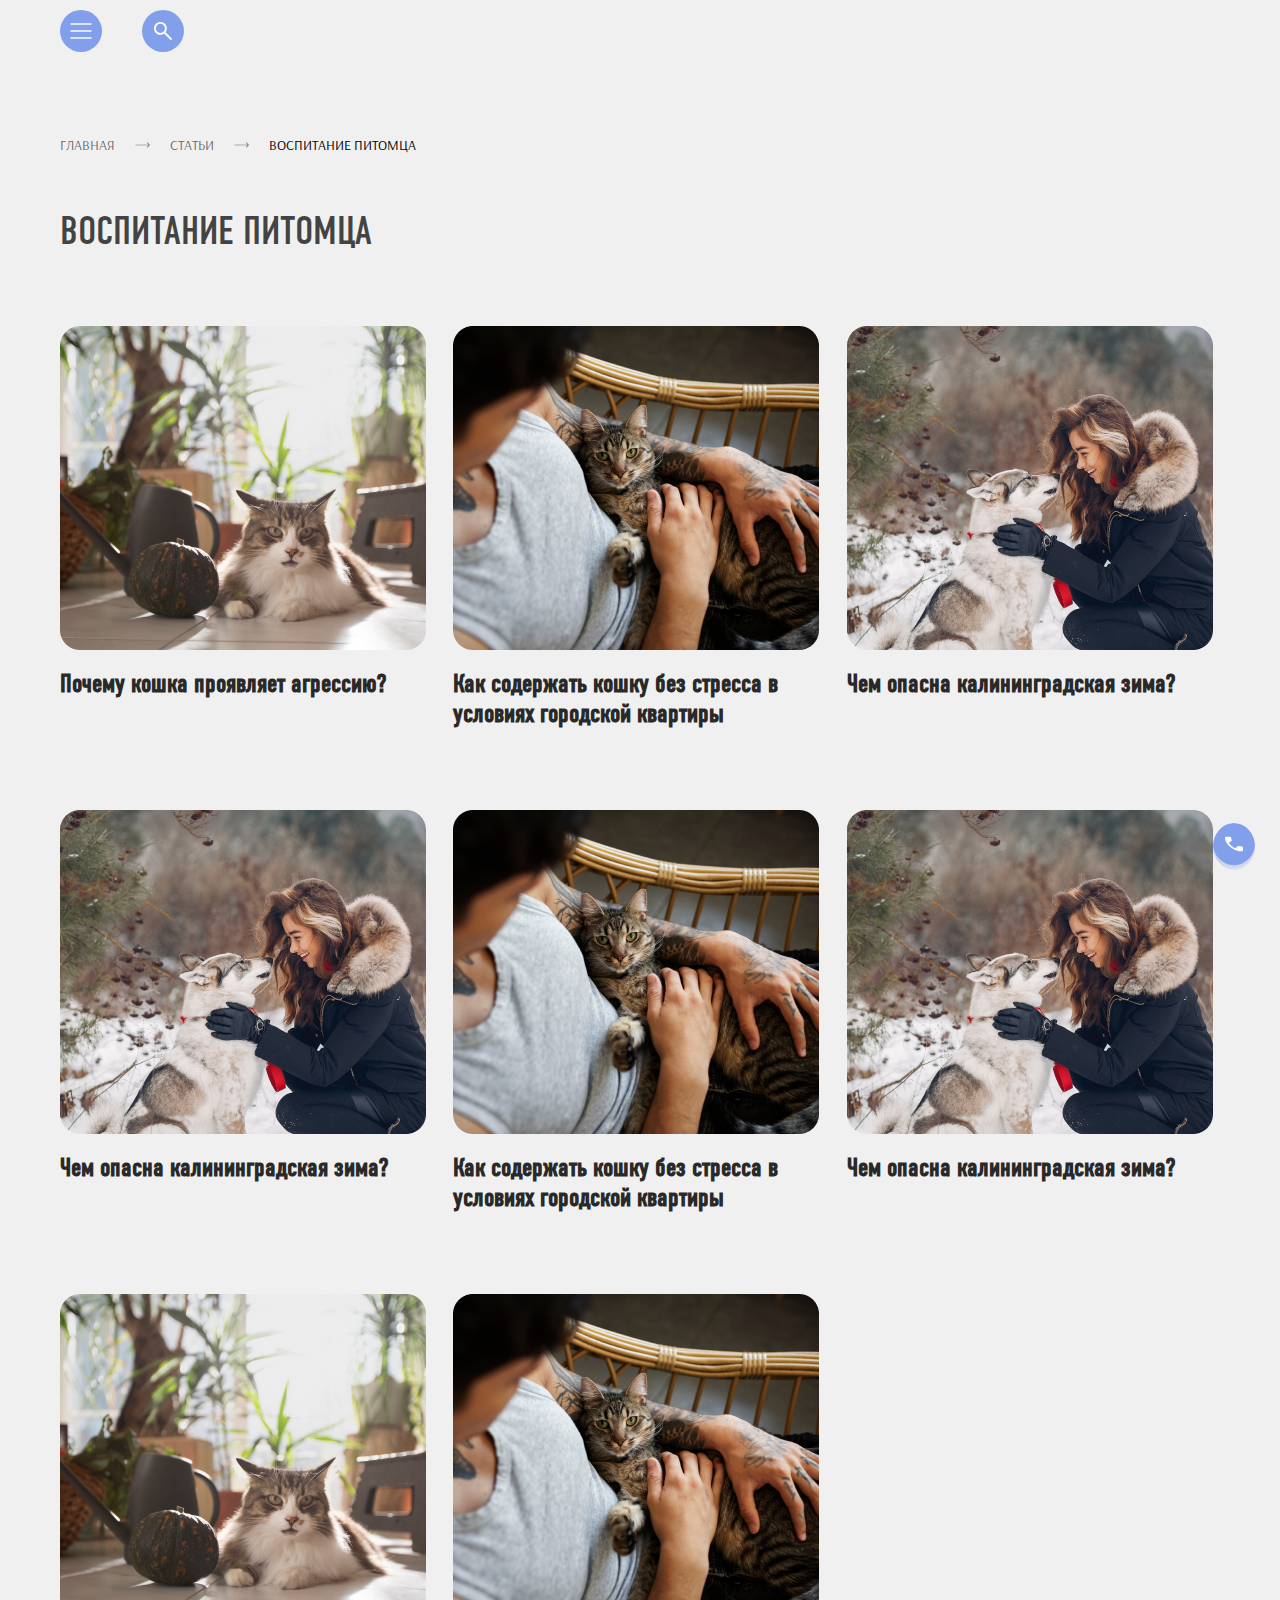
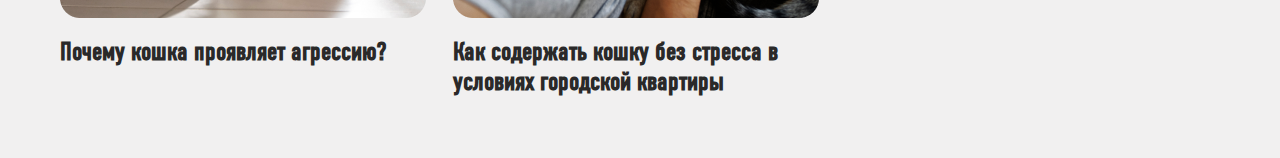
<file: articlesCategory.html>
<!DOCTYPE html>
<html lang="en">

<head>
    <meta charset="UTF-8">
    <meta name="viewport" content="width=device-width, initial-scale=1.0">
    <title>Статьи</title>


    <link rel="stylesheet" href="assets/style.css">
    <link rel="stylesheet" media="screen and (max-width:1600px)" href="assets/style1600.css">
    <link rel="stylesheet" media="screen and (max-width:1200px)" href="assets/style1200.css">
    <link rel="stylesheet" media="screen and (max-width:970px)" href="assets/style970.css">
    <link rel="stylesheet" media="screen and (max-width:740px)" href="assets/style740.css">
    <link rel="stylesheet" media="screen and (max-width:500px)" href="assets/style500.css">

    <link href="https://fonts.googleapis.com/css2?family=Arsenal:ital,wght@0,400;0,700;1,400;1,700&family=Noto+Rashi+Hebrew:wght@100;200;300;400;500;600;700;800;900&display=swap" rel="stylesheet">
</head>

<body>

    <section>
        <div class="header">
            <div class="wrapper">
                <div class="main_nav nav">
                    <span class="svg burger menu color_hover cursor" id="menuBurger">
                        <svg xmlns="http://www.w3.org/2000/svg" width="42" height="42" viewBox="0 0 42 42" fill="none">
                            <path d="M11 14H31" stroke="white" stroke-width="1.5" stroke-linecap="round" stroke-linejoin="round" />
                            <path d="M11 21H31" stroke="white" stroke-width="1.5" stroke-linecap="round" />
                            <path d="M11 28H31" stroke="white" stroke-width="1.5" stroke-linecap="round" />
                        </svg>
                    </span>
                    <span class="svg search menu mobile_none color_hover cursor" id="navSearch">
                        <svg xmlns="http://www.w3.org/2000/svg" width="18" height="18" viewBox="0 0 18 18" fill="none" id="searchNavWhite">
                            <path d="M16.5507 17.867C15.8937 17.3707 10.1814 11.5043 10.1814 11.5043C9.69696 11.9033 9.13308 12.2163 8.48977 12.4431C7.84645 12.6699 7.15885 12.7834 6.42695 12.7834C4.63187 12.7834 3.11194 12.1608 1.86716 10.9157C0.622388 9.67057 0 8.16257 0 6.39169C0 4.6208 0.622828 3.1128 1.86848 1.86769C3.11414 0.622564 4.62549 0 6.40253 0C8.1796 0 9.68824 0.622564 10.9285 1.86769C12.1687 3.1128 12.7888 4.62161 12.7888 6.39413C12.7888 7.10538 12.6781 7.7808 12.4567 8.4204C12.2353 9.06 11.914 9.6484 11.4929 10.1856C11.4929 10.1856 17.3837 15.7089 17.8804 16.5398C18.3771 17.3707 17.2077 18.3633 16.5507 17.867ZM6.41206 10.9344C7.67261 10.9344 8.74225 10.4915 9.62099 9.60576C10.4997 8.71996 10.9391 7.6486 10.9391 6.39169C10.9391 5.13477 10.4995 4.06341 9.62041 3.17763C8.74129 2.29182 7.67184 1.84892 6.41206 1.84892C5.14324 1.84892 4.06564 2.29182 3.17927 3.17763C2.29291 4.06341 1.84973 5.13477 1.84973 6.39169C1.84973 7.6486 2.29272 8.71996 3.17871 9.60576C4.06469 10.4915 5.14247 10.9344 6.41206 10.9344Z" fill="white" />
                        </svg>
                        <svg xmlns="http://www.w3.org/2000/svg" width="18" height="18" viewBox="0 0 18 18" fill="none" style="display: none" id="searchNavBlack">
                            <path d="M16.5507 17.867C15.8937 17.3707 10.1814 11.5043 10.1814 11.5043C9.69696 11.9033 9.13308 12.2163 8.48977 12.4431C7.84645 12.6699 7.15885 12.7834 6.42695 12.7834C4.63187 12.7834 3.11194 12.1608 1.86716 10.9157C0.622388 9.67057 0 8.16257 0 6.39169C0 4.6208 0.622828 3.1128 1.86848 1.86769C3.11414 0.622564 4.62549 0 6.40253 0C8.1796 0 9.68824 0.622564 10.9285 1.86769C12.1687 3.1128 12.7888 4.62161 12.7888 6.39413C12.7888 7.10538 12.6781 7.7808 12.4567 8.4204C12.2353 9.06 11.914 9.6484 11.4929 10.1856C11.4929 10.1856 17.3837 15.7089 17.8804 16.5398C18.3771 17.3707 17.2077 18.3633 16.5507 17.867ZM6.41206 10.9344C7.67261 10.9344 8.74225 10.4915 9.62099 9.60576C10.4997 8.71996 10.9391 7.6486 10.9391 6.39169C10.9391 5.13477 10.4995 4.06341 9.62041 3.17763C8.74129 2.29182 7.67184 1.84892 6.41206 1.84892C5.14324 1.84892 4.06564 2.29182 3.17927 3.17763C2.29291 4.06341 1.84973 5.13477 1.84973 6.39169C1.84973 7.6486 2.29272 8.71996 3.17871 9.60576C4.06469 10.4915 5.14247 10.9344 6.41206 10.9344Z" fill="#545454" />
                        </svg>

                        <form action="#" style="display: none" id="searchNavForm">
                            <input type="text">
                            <input type="submit" value="Найти">
                        </form>

                        <span class="search_close" style="display: none" id="searchNavClose" data-close="true">
                            <svg xmlns="http://www.w3.org/2000/svg" width="14" height="14" viewBox="0 0 14 14" fill="none" data-close="true" class="close_black">
                                <path data-close="true" d="M1.40579 13.6478L1.02367 13.7349C0.291312 13.9019 -0.270738 13.0908 0.142857 12.4638L5.58731 7.3596L0.142857 2.25542C-0.239359 1.50112 0.537276 0.684634 1.30975 1.02866L1.40579 1.07143L6.85024 6.1756L12.2947 1.07143L12.5109 0.985798C13.2911 0.676821 14.0097 1.54851 13.5576 2.25542L8.11317 7.3596L13.5576 12.4638C13.9909 13.2257 13.1742 14.0874 12.3902 13.6955L12.2947 13.6478L6.85024 8.54359L1.40579 13.6478Z" fill="#545454" />
                            </svg>
                            <svg xmlns="http://www.w3.org/2000/svg" width="14" height="14" viewBox="0 0 14 14" fill="none" class="close_whiter" data-close="true">
                                <path d="M1.40579 13.6478L1.02367 13.7349C0.291312 13.9019 -0.270738 13.0908 0.142857 12.4638L5.58731 7.3596L0.142857 2.25542C-0.239359 1.50112 0.537276 0.684634 1.30975 1.02866L1.40579 1.07143L6.85024 6.1756L12.2947 1.07143L12.5109 0.985798C13.2911 0.676821 14.0097 1.54851 13.5576 2.25542L8.11317 7.3596L13.5576 12.4638C13.9909 13.2257 13.1742 14.0874 12.3902 13.6955L12.2947 13.6478L6.85024 8.54359L1.40579 13.6478Z" fill="white" data-close="true" />
                            </svg>
                        </span>
                    </span>
                </div>
                <div class="mobile_flex_header">
                    <svg class="cursor" xmlns="http://www.w3.org/2000/svg" width="60" height="55" viewBox="0 0 60 55" fill="none" id="mobileInfoOpen">
                        <path d="M19.4224 0.057415C18.4804 0.236767 17.7697 0.572477 16.963 1.2301C16.3087 1.75896 15.8405 2.29702 15.3893 3.02822C12.6986 7.41545 13.6068 14.6539 17.3805 18.802C17.8938 19.3677 18.785 20.1127 19.3942 20.4852C21.391 21.713 23.6361 21.7774 25.4355 20.6599C27.28 19.5102 28.5435 17.2936 29.023 14.3642C29.1414 13.61 29.164 11.2738 29.0512 10.5012C28.5886 7.27289 27.4097 4.601 25.5652 2.58214C25.1026 2.08088 24.1945 1.32668 23.6248 0.972572C23.0945 0.646059 22.0905 0.222971 21.5659 0.108002C21.0977 0.00222969 19.8624 -0.025362 19.4224 0.057415Z" fill="#668BE9" fill-opacity="0.8" />
                        <path d="M41.5993 0.986233C39.845 1.26676 38.0117 2.36127 36.4944 4.02602C34.5427 6.16445 33.2227 8.9927 32.7264 12.1107C32.5684 13.104 32.5853 15.3206 32.7546 16.222C33.1494 18.2776 33.9899 19.8504 35.2478 20.8713C36.3252 21.7543 37.6789 22.1636 39.0553 22.0302C42.3326 21.6991 45.5647 18.7835 47.2908 14.5986C48.7235 11.1265 48.8758 7.4705 47.7026 4.68365C46.5575 1.96577 44.2335 0.558546 41.5993 0.986233Z" fill="#668BE9" fill-opacity="0.8" />
                        <path d="M5.21141 15.9966C2.90434 16.2956 1.16699 17.8132 0.382921 20.2229C-0.0626989 21.6071 -0.124747 23.5156 0.22498 25.1942C1.03161 29.1031 3.80686 32.6948 7.08978 34.0836C8.77073 34.7918 10.446 34.916 11.8844 34.4285C14.0054 33.7111 15.3986 31.8532 15.8555 29.1261C15.9458 28.5789 15.9458 26.9555 15.8499 26.3209C15.1166 21.253 11.2865 16.806 7.02773 16.0656C6.52571 15.9782 5.63447 15.9461 5.21141 15.9966Z" fill="#668BE9" fill-opacity="0.8" />
                        <path d="M53.0137 19.7216C50.983 20.0757 48.9918 21.2392 47.3391 23.0419C45.5453 25.001 44.3382 27.5579 43.9885 30.1332C43.8982 30.8046 43.9152 32.2486 44.0167 32.8971C44.7049 37.2567 48.3375 39.3491 52.4496 37.7672C54.6552 36.9164 56.652 35.1643 58.0791 32.8327C60.7867 28.4178 60.6118 23.2442 57.6673 20.8483C56.4264 19.8365 54.7172 19.4226 53.0137 19.7216Z" fill="#668BE9" fill-opacity="0.8" />
                        <path d="M28.508 27.9028C24.7738 28.4455 20.0638 31.6416 15.8896 36.4611C12.6236 40.2367 10.3222 44.302 9.63404 47.5212C9.47046 48.2938 9.45354 49.6734 9.6002 50.2022C9.83147 51.0254 10.2207 51.5681 10.9765 52.1429C12.2401 53.0949 13.7574 53.6559 15.6584 53.8721C16.6455 53.9824 18.6423 53.9411 19.9115 53.7847C21.6094 53.5686 23.0421 53.288 26.2517 52.5338C29.3541 51.8072 30.2228 51.6555 31.0802 51.7015C32.1689 51.7612 32.9868 51.9774 35.3333 52.819C37.0143 53.4214 37.9506 53.7065 38.7516 53.8675C41.7412 54.4561 44.257 53.6881 46.8461 51.3979C47.6189 50.7173 47.8558 50.3862 48.0984 49.6642C48.2337 49.2503 48.245 49.1583 48.245 48.188C48.245 47.3096 48.2281 47.0613 48.1153 46.5554C47.4497 43.488 45.4698 39.7814 42.6099 36.2542C39.2085 32.0601 35.2149 29.0387 31.8812 28.1419C30.6684 27.8154 29.6362 27.7418 28.508 27.9028Z" fill="#668BE9" fill-opacity="0.8" />
                    </svg>

                    <svg xmlns="http://www.w3.org/2000/svg" width="60" height="60" viewBox="0 0 60 60" fill="none" id="navMobileOpen" class="cursor">
                        <circle cx="30" cy="30" r="30" fill="#668BE9" fill-opacity="0.8" />
                        <path d="M15.7148 20H44.2863" stroke="white" stroke-width="1.5" stroke-linecap="round" stroke-linejoin="round" />
                        <path d="M15.7148 30H44.2863" stroke="white" stroke-width="1.5" stroke-linecap="round" />
                        <path d="M15.7148 40H44.2863" stroke="white" stroke-width="1.5" stroke-linecap="round" />
                    </svg>
                </div>
            </div>
        </div>
    </section>

    <section>
        <div class="nav_window" id="nav" style="display: none">
            <div class="wrapper nav_flex">
                <nav>
                    <ul>
                        <li><a href="#">Главная</a></li>
                        <li><a href="#">Услуги и цены</a></li>
                        <li><a href="#">Акции</a></li>
                        <li><a href="#">Врачи</a></li>
                        <li><a href="#">Статьи</a></li>
                        <li><a href="#">Как найти нас</a></li>
                        <span class="array_animation cursor" id="navClose">

                            <svg class="array" xmlns="http://www.w3.org/2000/svg" width="42" height="42" viewBox="0 0 42 42" fill="none">
                                0
                                <circle cx="21" cy="21" r="21" fill="#668BE9" fill-opacity="0.8" />
                                <path d="M19.9024 14L12 21M12 21L19.9024 28M12 21H30" stroke="white" stroke-width="1.5" stroke-linecap="round" stroke-linejoin="round" />
                            </svg>

                            <svg class="array_hover" xmlns="http://www.w3.org/2000/svg" width="42" height="42" viewBox="0 0 42 42" fill="none">
                                0
                                <circle cx="21" cy="21" r="21" fill="#3B6BE3" fill-opacity="0.8" />
                                <path d="M19.9024 14L12 21M12 21L19.9024 28M12 21H30" stroke="white" stroke-width="1.5" stroke-linecap="round" stroke-linejoin="round" />
                            </svg>
                        </span>

                    </ul>

                </nav>

                <div class="nav_info">
                    <div class="footer_info__content nav_info">
                        <p class="title footer_title nav_title">Расписание</p>
                        <p class="footer_text">14:00 - 20:00</p>
                        <p class="footer_text weekday"><span class="gray">Пн</span> Вт Ср <span class="gray">Чт</span> Пт Сб Вс</p>
                        <p class="title footer_title">Контакты</p>
                        <div class="email footer_contact">
                            <svg xmlns="http://www.w3.org/2000/svg" xmlns:xlink="http://www.w3.org/1999/xlink" width="18" height="18" viewBox="0 0 18 18" fill="none">
                                <rect width="18" height="18" fill="url(#pattern0)" />
                                <defs>
                                    <pattern id="pattern0" patternContentUnits="objectBoundingBox" width="1" height="1">
                                        <use xlink:href="#image0_1208_1671" transform="scale(0.00195312)" />
                                    </pattern>
                                    <image id="image0_1208_1671" width="512" height="512" xlink:href="[data-uri]" />
                                </defs>
                            </svg>
                            <p class="footer_text">E - mail: </p>

                        </div>
                        <a href="#" class="footer_text footer_email">gavimur@.com </a>
                        <div class="adress footer_contact">
                            <svg xmlns="http://www.w3.org/2000/svg" width="18" height="22" viewBox="0 0 18 22" fill="none">
                                <path d="M9 0C9 0 0 1.90735e-06 0 8.24942C0 8.24942 9.53674e-07 13.7506 9 22C9 22 18 13.7506 18 8.24942C17.9951 8.24942 17.9951 0 9 0ZM9 10.9977C7.3412 10.9977 5.99835 9.76491 5.99835 8.24942C5.99835 6.7293 7.3412 5.50116 9 5.50116C10.6588 5.50116 12.0016 6.73394 12.0016 8.24942C11.9967 9.76491 10.6539 10.9977 9 10.9977Z" fill="white" />
                            </svg>
                            <p class="footer_text">Калининградская обл., г. Зеленоградск, улица Окружная д. 7, оф. 3</p>
                        </div>
                        <div class="tel footer_contact">
                            <svg xmlns="http://www.w3.org/2000/svg" xmlns:xlink="http://www.w3.org/1999/xlink" width="19" height="19" viewBox="0 0 19 19" fill="none">
                                <rect width="19" height="19" fill="url(#pattern0)" />
                                <defs>
                                    <pattern id="pattern0" patternContentUnits="objectBoundingBox" width="1" height="1">
                                        <use xlink:href="#image0_1208_1670" transform="scale(0.00195312)" />
                                    </pattern>
                                    <image id="image0_1208_1670" width="512" height="512" xlink:href="[data-uri]" />
                                </defs>
                            </svg>

                            <a href="#" class="footer_text">97 - 37 - 07</a>
                        </div>

                        <div class="social">
                            <span>
                                <a href="#">
                                    <svg xmlns="http://www.w3.org/2000/svg" width="40" height="40" viewBox="0 0 40 40" fill="none">
                                        <g clip-path="url(#clip0_1432_2024)">
                                            <path d="M20 40C31.0457 40 40 31.0457 40 20C40 8.95431 31.0457 0 20 0C8.95431 0 0 8.95431 0 20C0 31.0457 8.95431 40 20 40Z" fill="#4CAF50" />
                                            <path d="M20.0008 9.47363C18.0616 9.47437 16.1602 10.0108 14.5065 11.0238C12.8529 12.0367 11.5112 13.4868 10.6294 15.214C9.74773 16.9412 9.3603 18.8784 9.50988 20.8119C9.65947 22.7454 10.3403 24.6 11.4771 26.171L10.1614 30.0815L14.2114 28.7868C15.5815 29.6906 17.1439 30.2614 18.774 30.4537C20.404 30.6461 22.0564 30.4546 23.5993 29.8945C25.1421 29.3344 26.5326 28.4213 27.6597 27.2282C28.7867 26.035 29.6192 24.5947 30.0905 23.0225C30.5618 21.4503 30.6589 19.7897 30.3741 18.1732C30.0892 16.5568 29.4303 15.0293 28.45 13.7129C27.4697 12.3965 26.1951 11.3276 24.7281 10.5915C23.261 9.85541 21.6422 9.4726 20.0008 9.47363ZM25.5956 24.3605L24.4745 25.4815C23.2956 26.6605 20.1693 25.3631 17.3982 22.5868C14.6271 19.8105 13.385 16.6921 14.5061 15.5263L15.6271 14.4052C15.8442 14.2057 16.1283 14.0949 16.4232 14.0949C16.7181 14.0949 17.0022 14.2057 17.2193 14.4052L18.8719 16.0526C19.0066 16.1836 19.1055 16.347 19.159 16.5272C19.2125 16.7074 19.2188 16.8983 19.1773 17.0816C19.1358 17.2649 19.048 17.4345 18.9222 17.5741C18.7963 17.7137 18.6368 17.8187 18.4587 17.8789C18.1961 17.9628 17.9759 18.1448 17.8441 18.3869C17.7122 18.6291 17.6788 18.9127 17.7508 19.1789C18.0456 20.4157 19.6377 21.95 20.8193 22.2447C21.084 22.3002 21.3599 22.2584 21.5963 22.127C21.8327 21.9955 22.0137 21.7831 22.1061 21.5289C22.1657 21.3483 22.271 21.1862 22.4119 21.0585C22.5528 20.9307 22.7244 20.8417 22.91 20.8001C23.0956 20.7585 23.2888 20.7657 23.4707 20.821C23.6527 20.8763 23.8172 20.9779 23.9482 21.1157L25.5982 22.7684C25.7974 22.9858 25.9077 23.2701 25.9072 23.5649C25.9067 23.8598 25.7955 24.1437 25.5956 24.3605Z" fill="white" />
                                        </g>
                                        <defs>
                                            <clipPath id="clip0_1432_2024">
                                                <rect width="40" height="40" fill="white" />
                                            </clipPath>
                                        </defs>
                                    </svg>
                                </a>
                            </span>
                            <span>
                                <a href="#">
                                    <svg xmlns="http://www.w3.org/2000/svg" width="40" height="40" viewBox="0 0 40 40" fill="none">
                                        <g clip-path="url(#clip0_1432_2030)">
                                            <path d="M20 40C31.0457 40 40 31.0457 40 20C40 8.95431 31.0457 0 20 0C8.95431 0 0 8.95431 0 20C0 31.0457 8.95431 40 20 40Z" fill="#4D76A1" />
                                            <path fill-rule="evenodd" clip-rule="evenodd" d="M19.2452 28.7716H20.815C20.815 28.7716 21.2892 28.7196 21.5312 28.4586C21.7541 28.219 21.7469 27.7691 21.7469 27.7691C21.7469 27.7691 21.7163 25.6628 22.6938 25.3526C23.6575 25.0471 24.895 27.3883 26.2066 28.2885C27.1985 28.9699 27.9521 28.8205 27.9521 28.8205L31.4592 28.7716C31.4592 28.7716 33.2939 28.6586 32.424 27.2161C32.3527 27.0981 31.9173 26.1491 29.8164 24.1989C27.6174 22.1578 27.9119 22.488 30.5608 18.9574C32.174 16.8072 32.819 15.4945 32.6176 14.9323C32.4254 14.3968 31.2389 14.5383 31.2389 14.5383L27.2901 14.5629C27.2901 14.5629 26.9974 14.523 26.7803 14.6528C26.5681 14.78 26.4316 15.0767 26.4316 15.0767C26.4316 15.0767 25.8066 16.7405 24.9731 18.1556C23.2147 21.1414 22.5117 21.299 22.2243 21.1136C21.5558 20.6815 21.7227 19.3777 21.7227 18.4515C21.7227 15.558 22.1616 14.3515 20.8681 14.0392C20.4389 13.9354 20.123 13.867 19.0253 13.8559C17.6163 13.8413 16.4237 13.8602 15.7485 14.1911C15.2993 14.411 14.9527 14.9013 15.1638 14.9294C15.4248 14.9644 16.0159 15.0888 16.3293 15.5155C16.7339 16.066 16.7197 17.3024 16.7197 17.3024C16.7197 17.3024 16.9521 20.7086 16.1767 21.1318C15.6444 21.422 14.9142 20.8295 13.3466 18.1206C12.5434 16.7331 11.937 15.1993 11.937 15.1993C11.937 15.1993 11.82 14.9127 11.6115 14.7594C11.3583 14.5736 11.0047 14.5144 11.0047 14.5144L7.2523 14.539C7.2523 14.539 6.689 14.5547 6.48222 14.7996C6.29825 15.0175 6.4676 15.4681 6.4676 15.4681C6.4676 15.4681 9.40531 22.3411 12.7316 25.8047C15.7817 28.9802 19.2452 28.7716 19.2452 28.7716Z" fill="white" />
                                        </g>
                                        <defs>
                                            <clipPath id="clip0_1432_2030">
                                                <rect width="40" height="40" fill="white" />
                                            </clipPath>
                                        </defs>
                                    </svg>
                                </a>
                            </span>
                            <span>
                                <a href="#">
                                    <svg xmlns="http://www.w3.org/2000/svg" width="40" height="40" viewBox="0 0 40 40" fill="none">
                                        <g clip-path="url(#clip0_1432_2035)">
                                            <path d="M20 40C31.0457 40 40 31.0457 40 20C40 8.9543 31.0457 0 20 0C8.9543 0 0 8.9543 0 20C0 31.0457 8.9543 40 20 40Z" fill="url(#paint0_linear_1432_2035)" />
                                            <path fill-rule="evenodd" clip-rule="evenodd" d="M9.0537 19.7889C14.8841 17.2487 18.772 15.574 20.7172 14.7649C26.2714 12.4548 27.4256 12.0535 28.1778 12.0402C28.3432 12.0373 28.7132 12.0783 28.9528 12.2728C29.3082 12.5612 29.3103 13.1873 29.2708 13.6017C28.9698 16.7642 27.6675 24.4386 27.0049 27.9806C26.7245 29.4794 26.1725 29.982 25.6381 30.0311C24.4767 30.138 23.5947 29.2635 22.4698 28.5262C20.7096 27.3723 19.7151 26.654 18.0064 25.5281C16.0318 24.2268 17.3119 23.5117 18.4372 22.3428C18.7317 22.037 23.849 17.3824 23.9481 16.9601C23.9605 16.9073 23.972 16.7104 23.855 16.6065C23.7381 16.5026 23.5655 16.5381 23.441 16.5664C23.2644 16.6064 20.4524 18.4651 15.0049 22.1423C14.2067 22.6904 13.4837 22.9574 12.836 22.9435C12.1218 22.9281 10.7482 22.5397 9.72706 22.2078C8.47456 21.8006 7.47909 21.5853 7.56581 20.8939C7.61097 20.5337 8.10691 20.1654 9.0537 19.7889Z" fill="white" />
                                        </g>
                                        <defs>
                                            <linearGradient id="paint0_linear_1432_2035" x1="20" y1="0" x2="20" y2="39.6875" gradientUnits="userSpaceOnUse">
                                                <stop stop-color="#2AABEE" />
                                                <stop offset="1" stop-color="#229ED9" />
                                            </linearGradient>
                                            <clipPath id="clip0_1432_2035">
                                                <rect width="40" height="40" fill="white" />
                                            </clipPath>
                                        </defs>
                                    </svg>
                                </a>
                            </span>
                        </div>

                    </div>
                </div>
            </div>
        </div>
    </section>

    <section>
        <div class="nav_window" id="navMobile" style="display: none">
            <div class="wrapper nav_flex">
                <div class="window_close cursor" id="navMobileClose">
                    <svg xmlns="http://www.w3.org/2000/svg" width="60" height="60" viewBox="0 0 60 60" fill="none">
                        <circle cx="30" cy="30" r="30" fill="#668BE9" fill-opacity="0.8" />
                        <path d="M16 20L44 40M44 20L30.2373 30L16.4746 40" stroke="white" stroke-width="1.5" stroke-linecap="round" />
                    </svg>
                </div>
                <nav>
                    <ul>
                        <li><a href="#">Главная</a></li>
                        <li><a href="#">Услуги и цены</a></li>
                        <li><a href="#">Акции</a></li>
                        <li><a href="#">Врачи</a></li>
                        <li><a href="#">Статьи</a></li>
                        <li><a href="#">Как найти нас</a></li>
                        <li class="mobile_search">

                            <span class="svg search menu  cursor" id="mobileSearch">
                                <svg xmlns="http://www.w3.org/2000/svg" width="18" height="18" viewBox="0 0 18 18" fill="none" id="searchMobileWhite">
                                    <path d="M16.5507 17.867C15.8937 17.3707 10.1814 11.5043 10.1814 11.5043C9.69696 11.9033 9.13308 12.2163 8.48977 12.4431C7.84645 12.6699 7.15885 12.7834 6.42695 12.7834C4.63187 12.7834 3.11194 12.1608 1.86716 10.9157C0.622388 9.67057 0 8.16257 0 6.39169C0 4.6208 0.622828 3.1128 1.86848 1.86769C3.11414 0.622564 4.62549 0 6.40253 0C8.1796 0 9.68824 0.622564 10.9285 1.86769C12.1687 3.1128 12.7888 4.62161 12.7888 6.39413C12.7888 7.10538 12.6781 7.7808 12.4567 8.4204C12.2353 9.06 11.914 9.6484 11.4929 10.1856C11.4929 10.1856 17.3837 15.7089 17.8804 16.5398C18.3771 17.3707 17.2077 18.3633 16.5507 17.867ZM6.41206 10.9344C7.67261 10.9344 8.74225 10.4915 9.62099 9.60576C10.4997 8.71996 10.9391 7.6486 10.9391 6.39169C10.9391 5.13477 10.4995 4.06341 9.62041 3.17763C8.74129 2.29182 7.67184 1.84892 6.41206 1.84892C5.14324 1.84892 4.06564 2.29182 3.17927 3.17763C2.29291 4.06341 1.84973 5.13477 1.84973 6.39169C1.84973 7.6486 2.29272 8.71996 3.17871 9.60576C4.06469 10.4915 5.14247 10.9344 6.41206 10.9344Z" fill="white" />
                                </svg>
                                <svg xmlns="http://www.w3.org/2000/svg" width="18" height="18" viewBox="0 0 18 18" fill="none" style="display: none" id="searchMobileBlack">
                                    <path d="M16.5507 17.867C15.8937 17.3707 10.1814 11.5043 10.1814 11.5043C9.69696 11.9033 9.13308 12.2163 8.48977 12.4431C7.84645 12.6699 7.15885 12.7834 6.42695 12.7834C4.63187 12.7834 3.11194 12.1608 1.86716 10.9157C0.622388 9.67057 0 8.16257 0 6.39169C0 4.6208 0.622828 3.1128 1.86848 1.86769C3.11414 0.622564 4.62549 0 6.40253 0C8.1796 0 9.68824 0.622564 10.9285 1.86769C12.1687 3.1128 12.7888 4.62161 12.7888 6.39413C12.7888 7.10538 12.6781 7.7808 12.4567 8.4204C12.2353 9.06 11.914 9.6484 11.4929 10.1856C11.4929 10.1856 17.3837 15.7089 17.8804 16.5398C18.3771 17.3707 17.2077 18.3633 16.5507 17.867ZM6.41206 10.9344C7.67261 10.9344 8.74225 10.4915 9.62099 9.60576C10.4997 8.71996 10.9391 7.6486 10.9391 6.39169C10.9391 5.13477 10.4995 4.06341 9.62041 3.17763C8.74129 2.29182 7.67184 1.84892 6.41206 1.84892C5.14324 1.84892 4.06564 2.29182 3.17927 3.17763C2.29291 4.06341 1.84973 5.13477 1.84973 6.39169C1.84973 7.6486 2.29272 8.71996 3.17871 9.60576C4.06469 10.4915 5.14247 10.9344 6.41206 10.9344Z" fill="#545454" />
                                </svg>

                                <form action="#" style="display: none" id="searchMobileForm">
                                    <input type="text">
                                    <input type="submit" value="Найти" class="mobileSearchButton">
                                </form>

                                <span class="search_close" style="display: none" id="searchMobileClose" data-close="true">
                                    <svg xmlns="http://www.w3.org/2000/svg" width="14" height="14" viewBox="0 0 14 14" fill="none" data-close="true" class="close_black">
                                        <path data-close="true" d="M1.40579 13.6478L1.02367 13.7349C0.291312 13.9019 -0.270738 13.0908 0.142857 12.4638L5.58731 7.3596L0.142857 2.25542C-0.239359 1.50112 0.537276 0.684634 1.30975 1.02866L1.40579 1.07143L6.85024 6.1756L12.2947 1.07143L12.5109 0.985798C13.2911 0.676821 14.0097 1.54851 13.5576 2.25542L8.11317 7.3596L13.5576 12.4638C13.9909 13.2257 13.1742 14.0874 12.3902 13.6955L12.2947 13.6478L6.85024 8.54359L1.40579 13.6478Z" fill="#545454" />
                                    </svg>
                                    <svg xmlns="http://www.w3.org/2000/svg" width="14" height="14" viewBox="0 0 14 14" fill="none" class="close_whiter close_whiter__mobile" data-close="true">
                                        <path d="M1.40579 13.6478L1.02367 13.7349C0.291312 13.9019 -0.270738 13.0908 0.142857 12.4638L5.58731 7.3596L0.142857 2.25542C-0.239359 1.50112 0.537276 0.684634 1.30975 1.02866L1.40579 1.07143L6.85024 6.1756L12.2947 1.07143L12.5109 0.985798C13.2911 0.676821 14.0097 1.54851 13.5576 2.25542L8.11317 7.3596L13.5576 12.4638C13.9909 13.2257 13.1742 14.0874 12.3902 13.6955L12.2947 13.6478L6.85024 8.54359L1.40579 13.6478Z" fill="white" data-close="true" />
                                    </svg>
                                </span>
                            </span>
                        </li>
                    </ul>

                </nav>
            </div>

        </div>
    </section>

    <section>
        <div class="nav_window" id="navInfoMobile" style="display: none">
            <div class="wrapper nav_flex">
                <div class="nav_info">
                    <div class="footer_info__content nav_info">
                        <p class="title footer_title nav_title">Расписание</p>
                        <p class="footer_text">14:00 - 20:00</p>
                        <p class="footer_text weekday"><span class="gray">Пн</span> Вт Ср <span class="gray">Чт</span> Пт Сб Вс</p>
                        <p class="title footer_title">Контакты</p>
                        <div class="email footer_contact">
                            <svg xmlns="http://www.w3.org/2000/svg" width="20" height="15" viewBox="0 0 20 15" fill="none">
                                <path fill-rule="evenodd" clip-rule="evenodd" d="M3.96802 4.05627e-07H16.032C16.4706 -8.96937e-06 16.8491 -1.84309e-05 17.1624 0.0200159C17.4922 0.0411191 17.8221 0.0875256 18.1481 0.214088C18.8831 0.499538 19.4672 1.04707 19.7716 1.7362C19.9066 2.04176 19.9561 2.35105 19.9787 2.66027C20 2.95395 20 3.30878 20 3.72001V11.28C20 11.6912 20 12.046 19.9787 12.3397C19.9561 12.6489 19.9066 12.9582 19.7716 13.2638C19.4672 13.9529 18.8831 14.5005 18.1481 14.7859C17.8221 14.9124 17.4922 14.9588 17.1624 14.98C16.8491 15 16.4706 15 16.032 15H3.96801C3.52936 15 3.15088 15 2.83762 14.98C2.50779 14.9588 2.17788 14.9124 1.85195 14.7859C1.11687 14.5005 0.53284 13.9529 0.22836 13.2638C0.0933604 12.9582 0.0438603 12.6489 0.0213503 12.3397C-1.96602e-05 12.046 -9.56733e-06 11.6912 4.32668e-07 11.28V3.72002C-9.56733e-06 3.30878 -1.96602e-05 2.95395 0.0213503 2.66027C0.0438603 2.35105 0.0933604 2.04176 0.22836 1.7362C0.53284 1.04707 1.11687 0.499538 1.85195 0.214088C2.17788 0.0875256 2.50779 0.0411191 2.83762 0.0200159C3.15088 -1.84309e-05 3.52937 -8.96937e-06 3.96802 4.05627e-07ZM2.31745 2.13541C2.68114 1.74576 3.3129 1.70627 3.72854 2.04722L9.3415 6.65156C9.7185 6.96084 10.2815 6.96084 10.6585 6.65156L16.2715 2.04722C16.6871 1.70627 17.3189 1.74576 17.6825 2.13541C18.0462 2.52507 18.0041 3.11735 17.5885 3.4583L11.9755 8.06269C10.8444 8.99053 9.1556 8.99053 8.0245 8.06269L2.41153 3.4583C1.99589 3.11735 1.95377 2.52507 2.31745 2.13541Z" fill="white" />
                            </svg>
                            <p class="footer_text">E - mail: </p>

                        </div>
                        <a href="#" class="footer_text footer_email">gavimur@.com </a>
                        <div class="adress footer_contact">

                            <p class="footer_text nav_address__mobile">
                                <svg xmlns="http://www.w3.org/2000/svg" width="18" height="22" viewBox="0 0 18 22" fill="none">
                                    <path d="M9 0C9 0 0 1.90735e-06 0 8.24942C0 8.24942 9.53674e-07 13.7506 9 22C9 22 18 13.7506 18 8.24942C17.9951 8.24942 17.9951 0 9 0ZM9 10.9977C7.3412 10.9977 5.99835 9.76491 5.99835 8.24942C5.99835 6.7293 7.3412 5.50116 9 5.50116C10.6588 5.50116 12.0016 6.73394 12.0016 8.24942C11.9967 9.76491 10.6539 10.9977 9 10.9977Z" fill="white" />
                                </svg>

                                <span class="city_mobile">Калининградская обл.,</span><br>г. Зеленоградск, улица Окружная д. 7, оф. 3
                            </p>
                        </div>
                        <div class="tel footer_contact">
                            <svg xmlns="http://www.w3.org/2000/svg" width="29" height="29" viewBox="0 0 29 29" fill="none">
                                <path d="M20.2294 18.6047L19.4956 19.3772C19.4956 19.3772 17.7514 21.2136 12.9905 16.2011C8.22974 11.1889 9.97389 9.35264 9.97389 9.35264L10.436 8.86614C11.5744 7.66768 11.6817 5.74356 10.6884 4.33888L8.65691 1.46549C7.42766 -0.273084 5.05237 -0.502748 3.64344 0.980589L1.11464 3.64295C0.416034 4.37846 -0.0521223 5.3319 0.0046532 6.38958C0.149895 9.09548 1.30614 14.9175 7.75807 21.7101C14.6 28.9134 21.0198 29.1997 23.6451 28.9405C24.4755 28.8587 25.1976 28.4109 25.7795 27.7981L28.0683 25.3887C29.6132 23.7621 29.1775 20.9737 27.2008 19.8361L24.1228 18.0643C22.8249 17.3173 21.2438 17.5367 20.2294 18.6047Z" fill="white" />
                            </svg>

                            <a href="#" class="footer_text nav_tel__mobile">97 - 37 - 07</a>
                        </div>

                        <div class="social">
                            <span>
                                <a href="#">
                                    <svg xmlns="http://www.w3.org/2000/svg" width="40" height="40" viewBox="0 0 40 40" fill="none">
                                        <g clip-path="url(#clip0_1432_2024)">
                                            <path d="M20 40C31.0457 40 40 31.0457 40 20C40 8.95431 31.0457 0 20 0C8.95431 0 0 8.95431 0 20C0 31.0457 8.95431 40 20 40Z" fill="#4CAF50" />
                                            <path d="M20.0008 9.47363C18.0616 9.47437 16.1602 10.0108 14.5065 11.0238C12.8529 12.0367 11.5112 13.4868 10.6294 15.214C9.74773 16.9412 9.3603 18.8784 9.50988 20.8119C9.65947 22.7454 10.3403 24.6 11.4771 26.171L10.1614 30.0815L14.2114 28.7868C15.5815 29.6906 17.1439 30.2614 18.774 30.4537C20.404 30.6461 22.0564 30.4546 23.5993 29.8945C25.1421 29.3344 26.5326 28.4213 27.6597 27.2282C28.7867 26.035 29.6192 24.5947 30.0905 23.0225C30.5618 21.4503 30.6589 19.7897 30.3741 18.1732C30.0892 16.5568 29.4303 15.0293 28.45 13.7129C27.4697 12.3965 26.1951 11.3276 24.7281 10.5915C23.261 9.85541 21.6422 9.4726 20.0008 9.47363ZM25.5956 24.3605L24.4745 25.4815C23.2956 26.6605 20.1693 25.3631 17.3982 22.5868C14.6271 19.8105 13.385 16.6921 14.5061 15.5263L15.6271 14.4052C15.8442 14.2057 16.1283 14.0949 16.4232 14.0949C16.7181 14.0949 17.0022 14.2057 17.2193 14.4052L18.8719 16.0526C19.0066 16.1836 19.1055 16.347 19.159 16.5272C19.2125 16.7074 19.2188 16.8983 19.1773 17.0816C19.1358 17.2649 19.048 17.4345 18.9222 17.5741C18.7963 17.7137 18.6368 17.8187 18.4587 17.8789C18.1961 17.9628 17.9759 18.1448 17.8441 18.3869C17.7122 18.6291 17.6788 18.9127 17.7508 19.1789C18.0456 20.4157 19.6377 21.95 20.8193 22.2447C21.084 22.3002 21.3599 22.2584 21.5963 22.127C21.8327 21.9955 22.0137 21.7831 22.1061 21.5289C22.1657 21.3483 22.271 21.1862 22.4119 21.0585C22.5528 20.9307 22.7244 20.8417 22.91 20.8001C23.0956 20.7585 23.2888 20.7657 23.4707 20.821C23.6527 20.8763 23.8172 20.9779 23.9482 21.1157L25.5982 22.7684C25.7974 22.9858 25.9077 23.2701 25.9072 23.5649C25.9067 23.8598 25.7955 24.1437 25.5956 24.3605Z" fill="white" />
                                        </g>
                                        <defs>
                                            <clipPath id="clip0_1432_2024">
                                                <rect width="40" height="40" fill="white" />
                                            </clipPath>
                                        </defs>
                                    </svg>
                                </a>
                            </span>
                            <span>
                                <a href="#">
                                    <svg xmlns="http://www.w3.org/2000/svg" width="40" height="40" viewBox="0 0 40 40" fill="none">
                                        <g clip-path="url(#clip0_1432_2030)">
                                            <path d="M20 40C31.0457 40 40 31.0457 40 20C40 8.95431 31.0457 0 20 0C8.95431 0 0 8.95431 0 20C0 31.0457 8.95431 40 20 40Z" fill="#4D76A1" />
                                            <path fill-rule="evenodd" clip-rule="evenodd" d="M19.2452 28.7716H20.815C20.815 28.7716 21.2892 28.7196 21.5312 28.4586C21.7541 28.219 21.7469 27.7691 21.7469 27.7691C21.7469 27.7691 21.7163 25.6628 22.6938 25.3526C23.6575 25.0471 24.895 27.3883 26.2066 28.2885C27.1985 28.9699 27.9521 28.8205 27.9521 28.8205L31.4592 28.7716C31.4592 28.7716 33.2939 28.6586 32.424 27.2161C32.3527 27.0981 31.9173 26.1491 29.8164 24.1989C27.6174 22.1578 27.9119 22.488 30.5608 18.9574C32.174 16.8072 32.819 15.4945 32.6176 14.9323C32.4254 14.3968 31.2389 14.5383 31.2389 14.5383L27.2901 14.5629C27.2901 14.5629 26.9974 14.523 26.7803 14.6528C26.5681 14.78 26.4316 15.0767 26.4316 15.0767C26.4316 15.0767 25.8066 16.7405 24.9731 18.1556C23.2147 21.1414 22.5117 21.299 22.2243 21.1136C21.5558 20.6815 21.7227 19.3777 21.7227 18.4515C21.7227 15.558 22.1616 14.3515 20.8681 14.0392C20.4389 13.9354 20.123 13.867 19.0253 13.8559C17.6163 13.8413 16.4237 13.8602 15.7485 14.1911C15.2993 14.411 14.9527 14.9013 15.1638 14.9294C15.4248 14.9644 16.0159 15.0888 16.3293 15.5155C16.7339 16.066 16.7197 17.3024 16.7197 17.3024C16.7197 17.3024 16.9521 20.7086 16.1767 21.1318C15.6444 21.422 14.9142 20.8295 13.3466 18.1206C12.5434 16.7331 11.937 15.1993 11.937 15.1993C11.937 15.1993 11.82 14.9127 11.6115 14.7594C11.3583 14.5736 11.0047 14.5144 11.0047 14.5144L7.2523 14.539C7.2523 14.539 6.689 14.5547 6.48222 14.7996C6.29825 15.0175 6.4676 15.4681 6.4676 15.4681C6.4676 15.4681 9.40531 22.3411 12.7316 25.8047C15.7817 28.9802 19.2452 28.7716 19.2452 28.7716Z" fill="white" />
                                        </g>
                                        <defs>
                                            <clipPath id="clip0_1432_2030">
                                                <rect width="40" height="40" fill="white" />
                                            </clipPath>
                                        </defs>
                                    </svg>
                                </a>
                            </span>
                            <span>
                                <a href="#">
                                    <svg xmlns="http://www.w3.org/2000/svg" width="40" height="40" viewBox="0 0 40 40" fill="none">
                                        <g clip-path="url(#clip0_1514_2566)">
                                            <path d="M20 40C31.0457 40 40 31.0457 40 20C40 8.9543 31.0457 0 20 0C8.9543 0 0 8.9543 0 20C0 31.0457 8.9543 40 20 40Z" fill="url(#paint0_linear_1514_2566)" />
                                            <path fill-rule="evenodd" clip-rule="evenodd" d="M9.05175 19.7889C14.8821 17.2487 18.77 15.574 20.7153 14.7649C26.2695 12.4548 27.4236 12.0535 28.1758 12.0402C28.3413 12.0373 28.7112 12.0783 28.9508 12.2728C29.3063 12.5612 29.3083 13.1873 29.2689 13.6017C28.9678 16.7642 27.6655 24.4386 27.0029 27.9806C26.7225 29.4794 26.1705 29.982 25.6361 30.0311C24.4747 30.138 23.5928 29.2635 22.4678 28.5262C20.7076 27.3723 19.7132 26.654 18.0045 25.5281C16.0299 24.2268 17.31 23.5117 18.4353 22.3428C18.7298 22.037 23.8471 17.3824 23.9461 16.9601C23.9585 16.9073 23.97 16.7104 23.8531 16.6065C23.7361 16.5026 23.5635 16.5381 23.439 16.5664C23.2625 16.6064 20.4504 18.4651 15.0029 22.1423C14.2047 22.6904 13.4818 22.9574 12.834 22.9435C12.1199 22.9281 10.7463 22.5397 9.72511 22.2078C8.47261 21.8006 7.47714 21.5853 7.56386 20.8939C7.60902 20.5337 8.10495 20.1654 9.05175 19.7889Z" fill="white" />
                                        </g>
                                        <defs>
                                            <linearGradient id="paint0_linear_1514_2566" x1="20" y1="0" x2="20" y2="39.6875" gradientUnits="userSpaceOnUse">
                                                <stop stop-color="#2AABEE" />
                                                <stop offset="1" stop-color="#229ED9" />
                                            </linearGradient>
                                            <clipPath id="clip0_1514_2566">
                                                <rect width="40" height="40" fill="white" />
                                            </clipPath>
                                        </defs>
                                    </svg>
                                </a>
                            </span>
                        </div>

                    </div>
                </div>
                <div class="window_close cursor" id="navInfoMobileClose">
                    <svg xmlns="http://www.w3.org/2000/svg" width="60" height="60" viewBox="0 0 60 60" fill="none">
                        <circle cx="30" cy="30" r="30" fill="#668BE9" fill-opacity="0.8" />
                        <path d="M16 20L44 40M44 20L30.2373 30L16.4746 40" stroke="white" stroke-width="1.5" stroke-linecap="round" />
                    </svg>
                </div>
            </div>
        </div>
    </section>

    <div class="overflow_container" id="phonoButton"><a href="#" class="advantage_right__order1 button_animation"><span class="svg tel menu color_hover cursor ">
                <svg xmlns="http://www.w3.org/2000/svg" width="18" height="18" viewBox="0 0 22 18" fill="none">
                    <path d="M20.4885 18C17.9744 18 15.4939 17.5112 13.0471 16.5335C10.6003 15.5558 8.41146 14.2775 6.48047 12.6986C4.54947 11.1197  2.98664 9.32836 1.792 7.32471C0.597332 5.32105 0 3.29181 0 1.23697C0 0.887035 0.14502 0.593392 0.43506 0.356035C0.7251 0.118678 1.08392 0 1.51152 0H5.92972C6.30065 0 6.61671 0.0907438 6.87791 0.272232C7.13911 0.45372 7.30753 0.702585 7.38318 1.01883L8.1809 4.1235C8.23685 4.40748 8.23106 4.66121 8.16353 4.88468C8.09598 5.10816 7.95733 5.30116 7.74758 5.46367L4.74651 7.87992C5.74144 9.22769 6.88284 10.4248 8.1707 11.4713C9.45856 12.5179 10.9004 13.4109 12.4961 14.1505L15.3771 11.7574C15.6135 11.5569 15.8867 11.4156 16.1966 11.3334C16.5065 11.2513 16.8259 11.2392 17.1548 11.2973L20.7503 11.9383C21.1281 12.0083 21.4309 12.1547 21.6586 12.3775C21.8862 12.6004 22 12.8705 22 13.1881V16.7572C22 17.1097 21.855 17.405 21.5649 17.643C21.2749 17.881 20.9161 18 20.4885 18Z" fill="white" />
                </svg>
                <span class="flare"></span>
            </span>

        </a>

    </div>


    <!--    Контент-->
    <div class="wrapper content content_page">


        <div class="breadCrumbs">
            <p class="breadCrumbs_text"><a href="#">Главная</a></p>
            <p class="breadCrumbs_svg">
                <svg xmlns="http://www.w3.org/2000/svg" width="15" height="6" viewBox="0 0 15 6" fill="none">
                    <path d="M14.7475 3.24749C14.8842 3.1108 14.8842 2.8892 14.7475 2.75251L12.5201 0.525126C12.3834 0.388443 12.1618 0.388443 12.0251 0.525126C11.8884 0.66181 11.8884 0.883418 12.0251 1.0201L14.005 3L12.0251 4.9799C11.8884 5.11658 11.8884 5.33819 12.0251 5.47487C12.1618 5.61156 12.3834 5.61156 12.5201 5.47487L14.7475 3.24749ZM0.5 3.35H14.5V2.65H0.5V3.35Z" fill="#666666" />
                </svg>
            </p>
            <p class="breadCrumbs_text"><a href="#">Статьи</a></p>
            <p class="breadCrumbs_svg">
                <svg xmlns="http://www.w3.org/2000/svg" width="15" height="6" viewBox="0 0 15 6" fill="none">
                    <path d="M14.7475 3.24749C14.8842 3.1108 14.8842 2.8892 14.7475 2.75251L12.5201 0.525126C12.3834 0.388443 12.1618 0.388443 12.0251 0.525126C11.8884 0.66181 11.8884 0.883418 12.0251 1.0201L14.005 3L12.0251 4.9799C11.8884 5.11658 11.8884 5.33819 12.0251 5.47487C12.1618 5.61156 12.3834 5.61156 12.5201 5.47487L14.7475 3.24749ZM0.5 3.35H14.5V2.65H0.5V3.35Z" fill="#666666" />
                </svg>
            </p>
            <div>

                <p class="breadCrumbs_text breadCrumbs_text__active"><span>Воспитание питомца</span>
                    <!--                                <span class="mobile_block2">Услуги..</span>-->
                </p>
            </div>
        </div>
        
        <p class="title title_articlesPage title_articlesCategory">Воспитание питомца</p>
        
        
         
        <div class="articles_content articles_articlesPage">

                    <div class="article cursor">
                        <a href="#">
                            <div class="article_img"><img src="assets/img/st.png" alt=""></div>
                        </a>
                        <a href="#">
                            <p class="article_title">Почему кошка проявляет агрессию?</p>
                        </a>
                    </div>

                    <div class="article cursor">
                        <a href="#">
                            <div class="article_img"><img src="assets/img/st2.png" alt=""></div>
                        </a>
                        <a href="#">
                            <p class="article_title">Как содержать кошку без стресса в условиях городской квартиры</p>
                        </a>
                    </div>


                    <div class="article cursor">
                        <a href="#">
                            <div class="article_img"><img src="assets/img/st3.png" alt=""></div>
                        </a>
                        <a href="#">
                            <p class="article_title">Чем опасна калининградская зима?</p>
                        </a>
                    </div>


                    <div class="article">
                        <a href="#">
                            <div class="article_img"><img src="assets/img/st3.png" alt=""></div>
                        </a>
                        <a href="#">
                            <p class="article_title">Чем опасна калининградская зима?</p>
                        </a>
                        
                    </div>


                    <div class="article cursor">
                        <a href="#">
                            <div class="article_img"><img src="assets/img/st2.png" alt=""></div>
                        </a>
                        <a href="#">
                            <p class="article_title">Как содержать кошку без стресса в условиях городской квартиры</p>
                        </a>
                        
                    </div>


                    <div class="article cursor">
                        <a href="#">
                            <div class="article_img"><img src="assets/img/st3.png" alt=""></div>
                        </a>
                        <a href="#">
                            <p class="article_title">Чем опасна калининградская зима?</p>
                        </a>

                    </div>

                    <div class="article cursor">
                        <a href="#">
                            <div class="article_img"><img src="assets/img/st.png" alt=""></div>
                        </a>
                        <a href="#">
                            <p class="article_title">Почему кошка проявляет агрессию?</p>
                        </a>
                        
                    </div>

                    <div class="article cursor">
                        <a href="#">
                            <div class="article_img"><img src="assets/img/st2.png" alt=""></div>
                        </a>
                        <a href="#">
                            <p class="article_title">Как содержать кошку без стресса в условиях городской квартиры</p>
                        </a>
                        
                    </div>


                </div>

    </div>

    <script src="assets/js/function.js"></script>
    <script src="assets/js/menu.js"></script>
    <script src="assets/js/menuMain.js"></script>
    <script src="assets/js/search.js"></script>
</body></html>
</file>
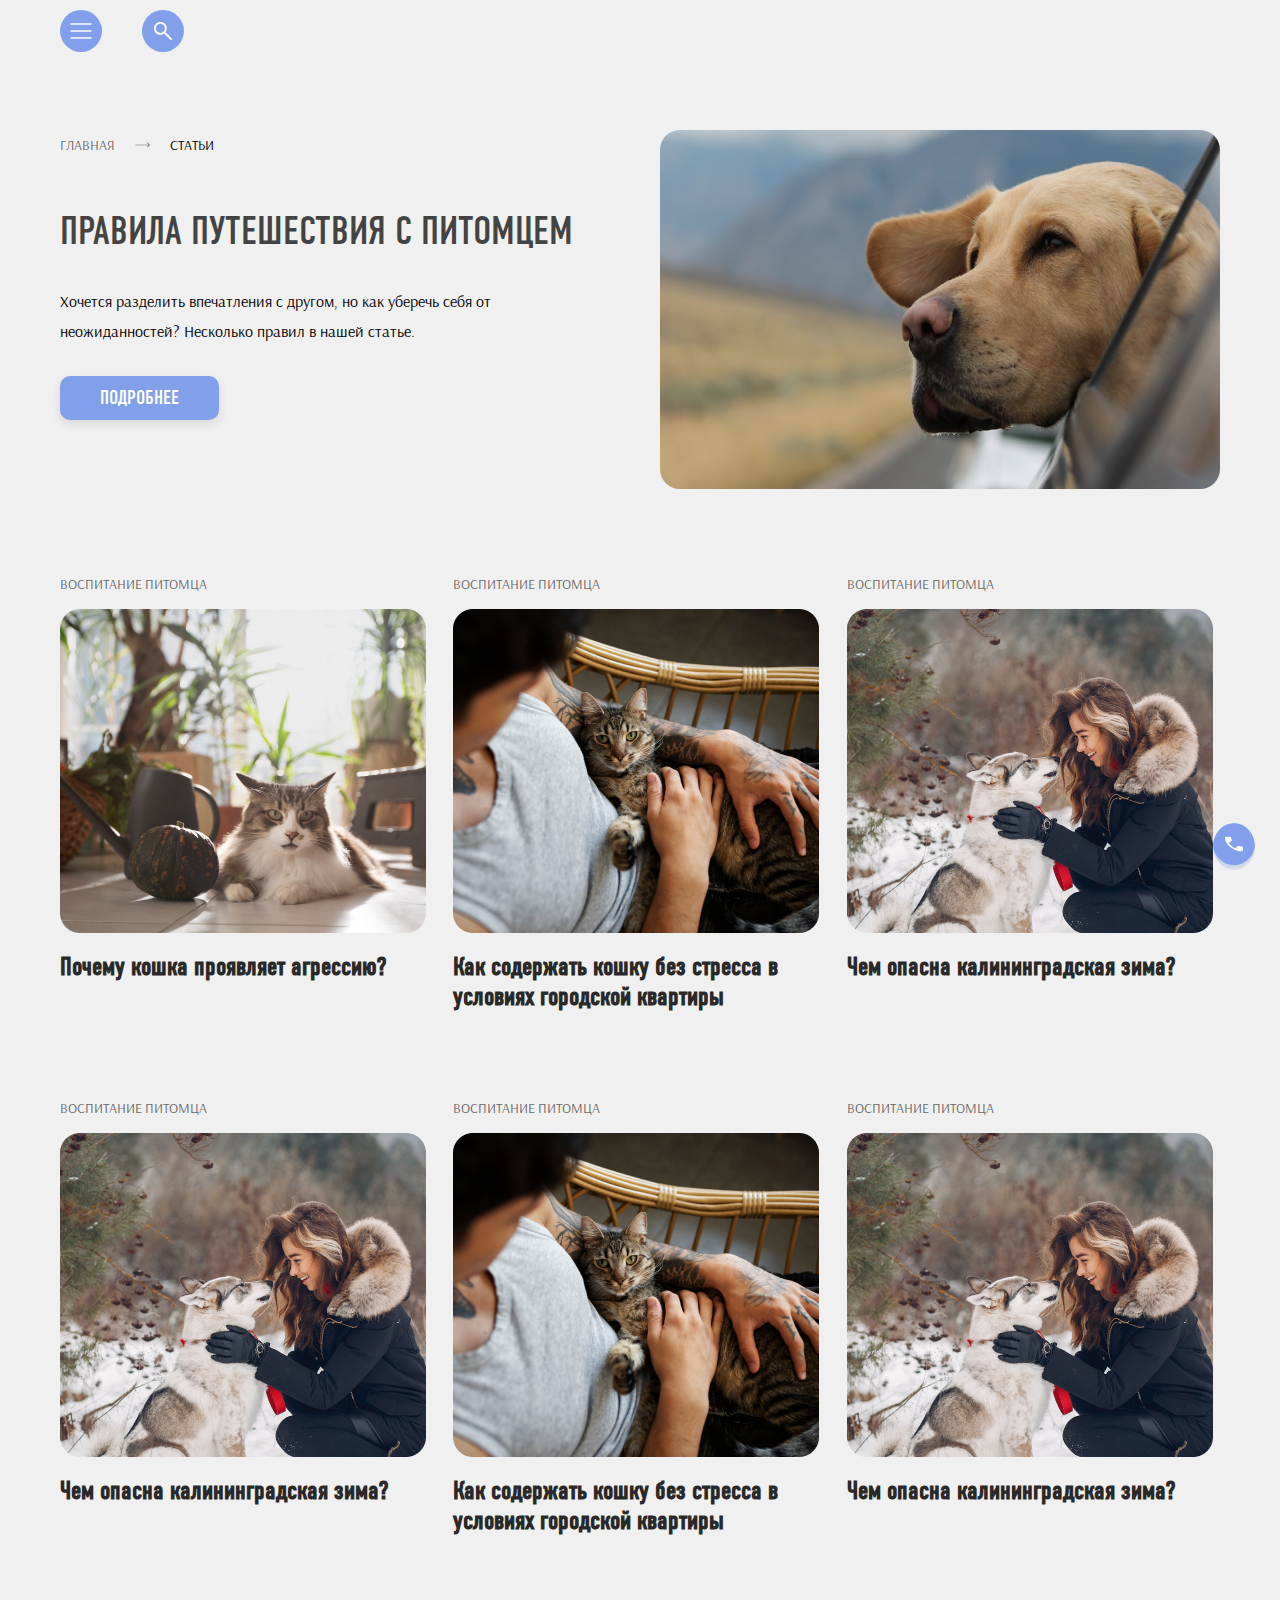
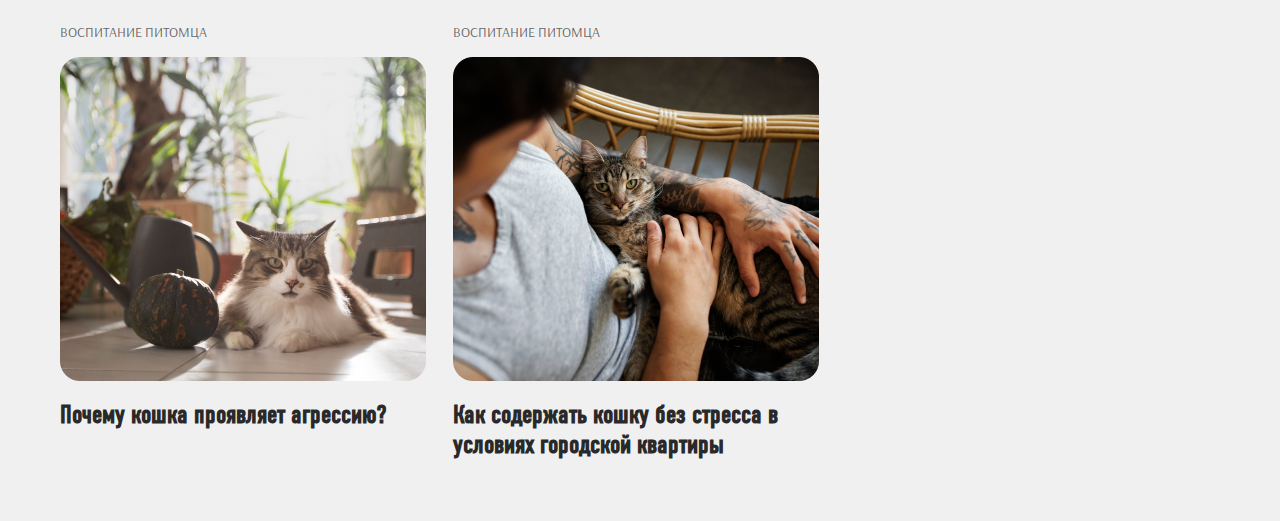
<file: articlesPage.html>
<!DOCTYPE html>
<html lang="en">

<head>
    <meta charset="UTF-8">
    <meta name="viewport" content="width=device-width, initial-scale=1.0">
    <title>Статьи</title>


    <link rel="stylesheet" href="assets/style.css">
    <link rel="stylesheet" media="screen and (max-width:1600px)" href="assets/style1600.css">
    <link rel="stylesheet" media="screen and (max-width:1200px)" href="assets/style1200.css">
    <link rel="stylesheet" media="screen and (max-width:970px)" href="assets/style970.css">
    <link rel="stylesheet" media="screen and (max-width:740px)" href="assets/style740.css">
    <link rel="stylesheet" media="screen and (max-width:500px)" href="assets/style500.css">

    <link href="https://fonts.googleapis.com/css2?family=Arsenal:ital,wght@0,400;0,700;1,400;1,700&family=Noto+Rashi+Hebrew:wght@100;200;300;400;500;600;700;800;900&display=swap" rel="stylesheet">
</head>

<body>

    <section>
        <div class="header">
            <div class="wrapper">
                <div class="main_nav nav">
                    <span class="svg burger menu color_hover cursor" id="menuBurger">
                        <svg xmlns="http://www.w3.org/2000/svg" width="42" height="42" viewBox="0 0 42 42" fill="none">
                            <path d="M11 14H31" stroke="white" stroke-width="1.5" stroke-linecap="round" stroke-linejoin="round" />
                            <path d="M11 21H31" stroke="white" stroke-width="1.5" stroke-linecap="round" />
                            <path d="M11 28H31" stroke="white" stroke-width="1.5" stroke-linecap="round" />
                        </svg>
                    </span>
                    <span class="svg search menu mobile_none color_hover cursor" id="navSearch">
                        <svg xmlns="http://www.w3.org/2000/svg" width="18" height="18" viewBox="0 0 18 18" fill="none" id="searchNavWhite">
                            <path d="M16.5507 17.867C15.8937 17.3707 10.1814 11.5043 10.1814 11.5043C9.69696 11.9033 9.13308 12.2163 8.48977 12.4431C7.84645 12.6699 7.15885 12.7834 6.42695 12.7834C4.63187 12.7834 3.11194 12.1608 1.86716 10.9157C0.622388 9.67057 0 8.16257 0 6.39169C0 4.6208 0.622828 3.1128 1.86848 1.86769C3.11414 0.622564 4.62549 0 6.40253 0C8.1796 0 9.68824 0.622564 10.9285 1.86769C12.1687 3.1128 12.7888 4.62161 12.7888 6.39413C12.7888 7.10538 12.6781 7.7808 12.4567 8.4204C12.2353 9.06 11.914 9.6484 11.4929 10.1856C11.4929 10.1856 17.3837 15.7089 17.8804 16.5398C18.3771 17.3707 17.2077 18.3633 16.5507 17.867ZM6.41206 10.9344C7.67261 10.9344 8.74225 10.4915 9.62099 9.60576C10.4997 8.71996 10.9391 7.6486 10.9391 6.39169C10.9391 5.13477 10.4995 4.06341 9.62041 3.17763C8.74129 2.29182 7.67184 1.84892 6.41206 1.84892C5.14324 1.84892 4.06564 2.29182 3.17927 3.17763C2.29291 4.06341 1.84973 5.13477 1.84973 6.39169C1.84973 7.6486 2.29272 8.71996 3.17871 9.60576C4.06469 10.4915 5.14247 10.9344 6.41206 10.9344Z" fill="white" />
                        </svg>
                        <svg xmlns="http://www.w3.org/2000/svg" width="18" height="18" viewBox="0 0 18 18" fill="none" style="display: none" id="searchNavBlack">
                            <path d="M16.5507 17.867C15.8937 17.3707 10.1814 11.5043 10.1814 11.5043C9.69696 11.9033 9.13308 12.2163 8.48977 12.4431C7.84645 12.6699 7.15885 12.7834 6.42695 12.7834C4.63187 12.7834 3.11194 12.1608 1.86716 10.9157C0.622388 9.67057 0 8.16257 0 6.39169C0 4.6208 0.622828 3.1128 1.86848 1.86769C3.11414 0.622564 4.62549 0 6.40253 0C8.1796 0 9.68824 0.622564 10.9285 1.86769C12.1687 3.1128 12.7888 4.62161 12.7888 6.39413C12.7888 7.10538 12.6781 7.7808 12.4567 8.4204C12.2353 9.06 11.914 9.6484 11.4929 10.1856C11.4929 10.1856 17.3837 15.7089 17.8804 16.5398C18.3771 17.3707 17.2077 18.3633 16.5507 17.867ZM6.41206 10.9344C7.67261 10.9344 8.74225 10.4915 9.62099 9.60576C10.4997 8.71996 10.9391 7.6486 10.9391 6.39169C10.9391 5.13477 10.4995 4.06341 9.62041 3.17763C8.74129 2.29182 7.67184 1.84892 6.41206 1.84892C5.14324 1.84892 4.06564 2.29182 3.17927 3.17763C2.29291 4.06341 1.84973 5.13477 1.84973 6.39169C1.84973 7.6486 2.29272 8.71996 3.17871 9.60576C4.06469 10.4915 5.14247 10.9344 6.41206 10.9344Z" fill="#545454" />
                        </svg>

                        <form action="#" style="display: none" id="searchNavForm">
                            <input type="text">
                            <input type="submit" value="Найти">
                        </form>

                        <span class="search_close" style="display: none" id="searchNavClose" data-close="true">
                            <svg xmlns="http://www.w3.org/2000/svg" width="14" height="14" viewBox="0 0 14 14" fill="none" data-close="true" class="close_black">
                                <path data-close="true" d="M1.40579 13.6478L1.02367 13.7349C0.291312 13.9019 -0.270738 13.0908 0.142857 12.4638L5.58731 7.3596L0.142857 2.25542C-0.239359 1.50112 0.537276 0.684634 1.30975 1.02866L1.40579 1.07143L6.85024 6.1756L12.2947 1.07143L12.5109 0.985798C13.2911 0.676821 14.0097 1.54851 13.5576 2.25542L8.11317 7.3596L13.5576 12.4638C13.9909 13.2257 13.1742 14.0874 12.3902 13.6955L12.2947 13.6478L6.85024 8.54359L1.40579 13.6478Z" fill="#545454" />
                            </svg>
                            <svg xmlns="http://www.w3.org/2000/svg" width="14" height="14" viewBox="0 0 14 14" fill="none" class="close_whiter" data-close="true">
                                <path d="M1.40579 13.6478L1.02367 13.7349C0.291312 13.9019 -0.270738 13.0908 0.142857 12.4638L5.58731 7.3596L0.142857 2.25542C-0.239359 1.50112 0.537276 0.684634 1.30975 1.02866L1.40579 1.07143L6.85024 6.1756L12.2947 1.07143L12.5109 0.985798C13.2911 0.676821 14.0097 1.54851 13.5576 2.25542L8.11317 7.3596L13.5576 12.4638C13.9909 13.2257 13.1742 14.0874 12.3902 13.6955L12.2947 13.6478L6.85024 8.54359L1.40579 13.6478Z" fill="white" data-close="true" />
                            </svg>
                        </span>
                    </span>
                </div>
                <div class="mobile_flex_header">
                    <svg class="cursor" xmlns="http://www.w3.org/2000/svg" width="60" height="55" viewBox="0 0 60 55" fill="none" id="mobileInfoOpen">
                        <path d="M19.4224 0.057415C18.4804 0.236767 17.7697 0.572477 16.963 1.2301C16.3087 1.75896 15.8405 2.29702 15.3893 3.02822C12.6986 7.41545 13.6068 14.6539 17.3805 18.802C17.8938 19.3677 18.785 20.1127 19.3942 20.4852C21.391 21.713 23.6361 21.7774 25.4355 20.6599C27.28 19.5102 28.5435 17.2936 29.023 14.3642C29.1414 13.61 29.164 11.2738 29.0512 10.5012C28.5886 7.27289 27.4097 4.601 25.5652 2.58214C25.1026 2.08088 24.1945 1.32668 23.6248 0.972572C23.0945 0.646059 22.0905 0.222971 21.5659 0.108002C21.0977 0.00222969 19.8624 -0.025362 19.4224 0.057415Z" fill="#668BE9" fill-opacity="0.8" />
                        <path d="M41.5993 0.986233C39.845 1.26676 38.0117 2.36127 36.4944 4.02602C34.5427 6.16445 33.2227 8.9927 32.7264 12.1107C32.5684 13.104 32.5853 15.3206 32.7546 16.222C33.1494 18.2776 33.9899 19.8504 35.2478 20.8713C36.3252 21.7543 37.6789 22.1636 39.0553 22.0302C42.3326 21.6991 45.5647 18.7835 47.2908 14.5986C48.7235 11.1265 48.8758 7.4705 47.7026 4.68365C46.5575 1.96577 44.2335 0.558546 41.5993 0.986233Z" fill="#668BE9" fill-opacity="0.8" />
                        <path d="M5.21141 15.9966C2.90434 16.2956 1.16699 17.8132 0.382921 20.2229C-0.0626989 21.6071 -0.124747 23.5156 0.22498 25.1942C1.03161 29.1031 3.80686 32.6948 7.08978 34.0836C8.77073 34.7918 10.446 34.916 11.8844 34.4285C14.0054 33.7111 15.3986 31.8532 15.8555 29.1261C15.9458 28.5789 15.9458 26.9555 15.8499 26.3209C15.1166 21.253 11.2865 16.806 7.02773 16.0656C6.52571 15.9782 5.63447 15.9461 5.21141 15.9966Z" fill="#668BE9" fill-opacity="0.8" />
                        <path d="M53.0137 19.7216C50.983 20.0757 48.9918 21.2392 47.3391 23.0419C45.5453 25.001 44.3382 27.5579 43.9885 30.1332C43.8982 30.8046 43.9152 32.2486 44.0167 32.8971C44.7049 37.2567 48.3375 39.3491 52.4496 37.7672C54.6552 36.9164 56.652 35.1643 58.0791 32.8327C60.7867 28.4178 60.6118 23.2442 57.6673 20.8483C56.4264 19.8365 54.7172 19.4226 53.0137 19.7216Z" fill="#668BE9" fill-opacity="0.8" />
                        <path d="M28.508 27.9028C24.7738 28.4455 20.0638 31.6416 15.8896 36.4611C12.6236 40.2367 10.3222 44.302 9.63404 47.5212C9.47046 48.2938 9.45354 49.6734 9.6002 50.2022C9.83147 51.0254 10.2207 51.5681 10.9765 52.1429C12.2401 53.0949 13.7574 53.6559 15.6584 53.8721C16.6455 53.9824 18.6423 53.9411 19.9115 53.7847C21.6094 53.5686 23.0421 53.288 26.2517 52.5338C29.3541 51.8072 30.2228 51.6555 31.0802 51.7015C32.1689 51.7612 32.9868 51.9774 35.3333 52.819C37.0143 53.4214 37.9506 53.7065 38.7516 53.8675C41.7412 54.4561 44.257 53.6881 46.8461 51.3979C47.6189 50.7173 47.8558 50.3862 48.0984 49.6642C48.2337 49.2503 48.245 49.1583 48.245 48.188C48.245 47.3096 48.2281 47.0613 48.1153 46.5554C47.4497 43.488 45.4698 39.7814 42.6099 36.2542C39.2085 32.0601 35.2149 29.0387 31.8812 28.1419C30.6684 27.8154 29.6362 27.7418 28.508 27.9028Z" fill="#668BE9" fill-opacity="0.8" />
                    </svg>

                    <svg xmlns="http://www.w3.org/2000/svg" width="60" height="60" viewBox="0 0 60 60" fill="none" id="navMobileOpen" class="cursor">
                        <circle cx="30" cy="30" r="30" fill="#668BE9" fill-opacity="0.8" />
                        <path d="M15.7148 20H44.2863" stroke="white" stroke-width="1.5" stroke-linecap="round" stroke-linejoin="round" />
                        <path d="M15.7148 30H44.2863" stroke="white" stroke-width="1.5" stroke-linecap="round" />
                        <path d="M15.7148 40H44.2863" stroke="white" stroke-width="1.5" stroke-linecap="round" />
                    </svg>
                </div>
            </div>
        </div>
    </section>

    <section>
        <div class="nav_window" id="nav" style="display: none">
            <div class="wrapper nav_flex">
                <nav>
                    <ul>
                        <li><a href="#">Главная</a></li>
                        <li><a href="#">Услуги и цены</a></li>
                        <li><a href="#">Акции</a></li>
                        <li><a href="#">Врачи</a></li>
                        <li><a href="#">Статьи</a></li>
                        <li><a href="#">Как найти нас</a></li>
                        <span class="array_animation cursor" id="navClose">

                            <svg class="array" xmlns="http://www.w3.org/2000/svg" width="42" height="42" viewBox="0 0 42 42" fill="none">
                                0
                                <circle cx="21" cy="21" r="21" fill="#668BE9" fill-opacity="0.8" />
                                <path d="M19.9024 14L12 21M12 21L19.9024 28M12 21H30" stroke="white" stroke-width="1.5" stroke-linecap="round" stroke-linejoin="round" />
                            </svg>

                            <svg class="array_hover" xmlns="http://www.w3.org/2000/svg" width="42" height="42" viewBox="0 0 42 42" fill="none">
                                0
                                <circle cx="21" cy="21" r="21" fill="#3B6BE3" fill-opacity="0.8" />
                                <path d="M19.9024 14L12 21M12 21L19.9024 28M12 21H30" stroke="white" stroke-width="1.5" stroke-linecap="round" stroke-linejoin="round" />
                            </svg>
                        </span>

                    </ul>

                </nav>

                <div class="nav_info">
                    <div class="footer_info__content nav_info">
                        <p class="title footer_title nav_title">Расписание</p>
                        <p class="footer_text">14:00 - 20:00</p>
                        <p class="footer_text weekday"><span class="gray">Пн</span> Вт Ср <span class="gray">Чт</span> Пт Сб Вс</p>
                        <p class="title footer_title">Контакты</p>
                        <div class="email footer_contact">
                            <svg xmlns="http://www.w3.org/2000/svg" xmlns:xlink="http://www.w3.org/1999/xlink" width="18" height="18" viewBox="0 0 18 18" fill="none">
                                <rect width="18" height="18" fill="url(#pattern0)" />
                                <defs>
                                    <pattern id="pattern0" patternContentUnits="objectBoundingBox" width="1" height="1">
                                        <use xlink:href="#image0_1208_1671" transform="scale(0.00195312)" />
                                    </pattern>
                                    <image id="image0_1208_1671" width="512" height="512" xlink:href="[data-uri]" />
                                </defs>
                            </svg>
                            <p class="footer_text">E - mail: </p>

                        </div>
                        <a href="#" class="footer_text footer_email">gavimur@.com </a>
                        <div class="adress footer_contact">
                            <svg xmlns="http://www.w3.org/2000/svg" width="18" height="22" viewBox="0 0 18 22" fill="none">
                                <path d="M9 0C9 0 0 1.90735e-06 0 8.24942C0 8.24942 9.53674e-07 13.7506 9 22C9 22 18 13.7506 18 8.24942C17.9951 8.24942 17.9951 0 9 0ZM9 10.9977C7.3412 10.9977 5.99835 9.76491 5.99835 8.24942C5.99835 6.7293 7.3412 5.50116 9 5.50116C10.6588 5.50116 12.0016 6.73394 12.0016 8.24942C11.9967 9.76491 10.6539 10.9977 9 10.9977Z" fill="white" />
                            </svg>
                            <p class="footer_text">Калининградская обл., г. Зеленоградск, улица Окружная д. 7, оф. 3</p>
                        </div>
                        <div class="tel footer_contact">
                            <svg xmlns="http://www.w3.org/2000/svg" xmlns:xlink="http://www.w3.org/1999/xlink" width="19" height="19" viewBox="0 0 19 19" fill="none">
                                <rect width="19" height="19" fill="url(#pattern0)" />
                                <defs>
                                    <pattern id="pattern0" patternContentUnits="objectBoundingBox" width="1" height="1">
                                        <use xlink:href="#image0_1208_1670" transform="scale(0.00195312)" />
                                    </pattern>
                                    <image id="image0_1208_1670" width="512" height="512" xlink:href="[data-uri]" />
                                </defs>
                            </svg>

                            <a href="#" class="footer_text">97 - 37 - 07</a>
                        </div>

                        <div class="social">
                            <span>
                                <a href="#">
                                    <svg xmlns="http://www.w3.org/2000/svg" width="40" height="40" viewBox="0 0 40 40" fill="none">
                                        <g clip-path="url(#clip0_1432_2024)">
                                            <path d="M20 40C31.0457 40 40 31.0457 40 20C40 8.95431 31.0457 0 20 0C8.95431 0 0 8.95431 0 20C0 31.0457 8.95431 40 20 40Z" fill="#4CAF50" />
                                            <path d="M20.0008 9.47363C18.0616 9.47437 16.1602 10.0108 14.5065 11.0238C12.8529 12.0367 11.5112 13.4868 10.6294 15.214C9.74773 16.9412 9.3603 18.8784 9.50988 20.8119C9.65947 22.7454 10.3403 24.6 11.4771 26.171L10.1614 30.0815L14.2114 28.7868C15.5815 29.6906 17.1439 30.2614 18.774 30.4537C20.404 30.6461 22.0564 30.4546 23.5993 29.8945C25.1421 29.3344 26.5326 28.4213 27.6597 27.2282C28.7867 26.035 29.6192 24.5947 30.0905 23.0225C30.5618 21.4503 30.6589 19.7897 30.3741 18.1732C30.0892 16.5568 29.4303 15.0293 28.45 13.7129C27.4697 12.3965 26.1951 11.3276 24.7281 10.5915C23.261 9.85541 21.6422 9.4726 20.0008 9.47363ZM25.5956 24.3605L24.4745 25.4815C23.2956 26.6605 20.1693 25.3631 17.3982 22.5868C14.6271 19.8105 13.385 16.6921 14.5061 15.5263L15.6271 14.4052C15.8442 14.2057 16.1283 14.0949 16.4232 14.0949C16.7181 14.0949 17.0022 14.2057 17.2193 14.4052L18.8719 16.0526C19.0066 16.1836 19.1055 16.347 19.159 16.5272C19.2125 16.7074 19.2188 16.8983 19.1773 17.0816C19.1358 17.2649 19.048 17.4345 18.9222 17.5741C18.7963 17.7137 18.6368 17.8187 18.4587 17.8789C18.1961 17.9628 17.9759 18.1448 17.8441 18.3869C17.7122 18.6291 17.6788 18.9127 17.7508 19.1789C18.0456 20.4157 19.6377 21.95 20.8193 22.2447C21.084 22.3002 21.3599 22.2584 21.5963 22.127C21.8327 21.9955 22.0137 21.7831 22.1061 21.5289C22.1657 21.3483 22.271 21.1862 22.4119 21.0585C22.5528 20.9307 22.7244 20.8417 22.91 20.8001C23.0956 20.7585 23.2888 20.7657 23.4707 20.821C23.6527 20.8763 23.8172 20.9779 23.9482 21.1157L25.5982 22.7684C25.7974 22.9858 25.9077 23.2701 25.9072 23.5649C25.9067 23.8598 25.7955 24.1437 25.5956 24.3605Z" fill="white" />
                                        </g>
                                        <defs>
                                            <clipPath id="clip0_1432_2024">
                                                <rect width="40" height="40" fill="white" />
                                            </clipPath>
                                        </defs>
                                    </svg>
                                </a>
                            </span>
                            <span>
                                <a href="#">
                                    <svg xmlns="http://www.w3.org/2000/svg" width="40" height="40" viewBox="0 0 40 40" fill="none">
                                        <g clip-path="url(#clip0_1432_2030)">
                                            <path d="M20 40C31.0457 40 40 31.0457 40 20C40 8.95431 31.0457 0 20 0C8.95431 0 0 8.95431 0 20C0 31.0457 8.95431 40 20 40Z" fill="#4D76A1" />
                                            <path fill-rule="evenodd" clip-rule="evenodd" d="M19.2452 28.7716H20.815C20.815 28.7716 21.2892 28.7196 21.5312 28.4586C21.7541 28.219 21.7469 27.7691 21.7469 27.7691C21.7469 27.7691 21.7163 25.6628 22.6938 25.3526C23.6575 25.0471 24.895 27.3883 26.2066 28.2885C27.1985 28.9699 27.9521 28.8205 27.9521 28.8205L31.4592 28.7716C31.4592 28.7716 33.2939 28.6586 32.424 27.2161C32.3527 27.0981 31.9173 26.1491 29.8164 24.1989C27.6174 22.1578 27.9119 22.488 30.5608 18.9574C32.174 16.8072 32.819 15.4945 32.6176 14.9323C32.4254 14.3968 31.2389 14.5383 31.2389 14.5383L27.2901 14.5629C27.2901 14.5629 26.9974 14.523 26.7803 14.6528C26.5681 14.78 26.4316 15.0767 26.4316 15.0767C26.4316 15.0767 25.8066 16.7405 24.9731 18.1556C23.2147 21.1414 22.5117 21.299 22.2243 21.1136C21.5558 20.6815 21.7227 19.3777 21.7227 18.4515C21.7227 15.558 22.1616 14.3515 20.8681 14.0392C20.4389 13.9354 20.123 13.867 19.0253 13.8559C17.6163 13.8413 16.4237 13.8602 15.7485 14.1911C15.2993 14.411 14.9527 14.9013 15.1638 14.9294C15.4248 14.9644 16.0159 15.0888 16.3293 15.5155C16.7339 16.066 16.7197 17.3024 16.7197 17.3024C16.7197 17.3024 16.9521 20.7086 16.1767 21.1318C15.6444 21.422 14.9142 20.8295 13.3466 18.1206C12.5434 16.7331 11.937 15.1993 11.937 15.1993C11.937 15.1993 11.82 14.9127 11.6115 14.7594C11.3583 14.5736 11.0047 14.5144 11.0047 14.5144L7.2523 14.539C7.2523 14.539 6.689 14.5547 6.48222 14.7996C6.29825 15.0175 6.4676 15.4681 6.4676 15.4681C6.4676 15.4681 9.40531 22.3411 12.7316 25.8047C15.7817 28.9802 19.2452 28.7716 19.2452 28.7716Z" fill="white" />
                                        </g>
                                        <defs>
                                            <clipPath id="clip0_1432_2030">
                                                <rect width="40" height="40" fill="white" />
                                            </clipPath>
                                        </defs>
                                    </svg>
                                </a>
                            </span>
                            <span>
                                <a href="#">
                                    <svg xmlns="http://www.w3.org/2000/svg" width="40" height="40" viewBox="0 0 40 40" fill="none">
                                        <g clip-path="url(#clip0_1432_2035)">
                                            <path d="M20 40C31.0457 40 40 31.0457 40 20C40 8.9543 31.0457 0 20 0C8.9543 0 0 8.9543 0 20C0 31.0457 8.9543 40 20 40Z" fill="url(#paint0_linear_1432_2035)" />
                                            <path fill-rule="evenodd" clip-rule="evenodd" d="M9.0537 19.7889C14.8841 17.2487 18.772 15.574 20.7172 14.7649C26.2714 12.4548 27.4256 12.0535 28.1778 12.0402C28.3432 12.0373 28.7132 12.0783 28.9528 12.2728C29.3082 12.5612 29.3103 13.1873 29.2708 13.6017C28.9698 16.7642 27.6675 24.4386 27.0049 27.9806C26.7245 29.4794 26.1725 29.982 25.6381 30.0311C24.4767 30.138 23.5947 29.2635 22.4698 28.5262C20.7096 27.3723 19.7151 26.654 18.0064 25.5281C16.0318 24.2268 17.3119 23.5117 18.4372 22.3428C18.7317 22.037 23.849 17.3824 23.9481 16.9601C23.9605 16.9073 23.972 16.7104 23.855 16.6065C23.7381 16.5026 23.5655 16.5381 23.441 16.5664C23.2644 16.6064 20.4524 18.4651 15.0049 22.1423C14.2067 22.6904 13.4837 22.9574 12.836 22.9435C12.1218 22.9281 10.7482 22.5397 9.72706 22.2078C8.47456 21.8006 7.47909 21.5853 7.56581 20.8939C7.61097 20.5337 8.10691 20.1654 9.0537 19.7889Z" fill="white" />
                                        </g>
                                        <defs>
                                            <linearGradient id="paint0_linear_1432_2035" x1="20" y1="0" x2="20" y2="39.6875" gradientUnits="userSpaceOnUse">
                                                <stop stop-color="#2AABEE" />
                                                <stop offset="1" stop-color="#229ED9" />
                                            </linearGradient>
                                            <clipPath id="clip0_1432_2035">
                                                <rect width="40" height="40" fill="white" />
                                            </clipPath>
                                        </defs>
                                    </svg>
                                </a>
                            </span>
                        </div>

                    </div>
                </div>
            </div>
        </div>
    </section>

    <section>
        <div class="nav_window" id="navMobile" style="display: none">
            <div class="wrapper nav_flex">
                <div class="window_close cursor" id="navMobileClose">
                    <svg xmlns="http://www.w3.org/2000/svg" width="60" height="60" viewBox="0 0 60 60" fill="none">
                        <circle cx="30" cy="30" r="30" fill="#668BE9" fill-opacity="0.8" />
                        <path d="M16 20L44 40M44 20L30.2373 30L16.4746 40" stroke="white" stroke-width="1.5" stroke-linecap="round" />
                    </svg>
                </div>
                <nav>
                    <ul>
                        <li><a href="#">Главная</a></li>
                        <li><a href="#">Услуги и цены</a></li>
                        <li><a href="#">Акции</a></li>
                        <li><a href="#">Врачи</a></li>
                        <li><a href="#">Статьи</a></li>
                        <li><a href="#">Как найти нас</a></li>
                        <li class="mobile_search">

                            <span class="svg search menu  cursor" id="mobileSearch">
                                <svg xmlns="http://www.w3.org/2000/svg" width="18" height="18" viewBox="0 0 18 18" fill="none" id="searchMobileWhite">
                                    <path d="M16.5507 17.867C15.8937 17.3707 10.1814 11.5043 10.1814 11.5043C9.69696 11.9033 9.13308 12.2163 8.48977 12.4431C7.84645 12.6699 7.15885 12.7834 6.42695 12.7834C4.63187 12.7834 3.11194 12.1608 1.86716 10.9157C0.622388 9.67057 0 8.16257 0 6.39169C0 4.6208 0.622828 3.1128 1.86848 1.86769C3.11414 0.622564 4.62549 0 6.40253 0C8.1796 0 9.68824 0.622564 10.9285 1.86769C12.1687 3.1128 12.7888 4.62161 12.7888 6.39413C12.7888 7.10538 12.6781 7.7808 12.4567 8.4204C12.2353 9.06 11.914 9.6484 11.4929 10.1856C11.4929 10.1856 17.3837 15.7089 17.8804 16.5398C18.3771 17.3707 17.2077 18.3633 16.5507 17.867ZM6.41206 10.9344C7.67261 10.9344 8.74225 10.4915 9.62099 9.60576C10.4997 8.71996 10.9391 7.6486 10.9391 6.39169C10.9391 5.13477 10.4995 4.06341 9.62041 3.17763C8.74129 2.29182 7.67184 1.84892 6.41206 1.84892C5.14324 1.84892 4.06564 2.29182 3.17927 3.17763C2.29291 4.06341 1.84973 5.13477 1.84973 6.39169C1.84973 7.6486 2.29272 8.71996 3.17871 9.60576C4.06469 10.4915 5.14247 10.9344 6.41206 10.9344Z" fill="white" />
                                </svg>
                                <svg xmlns="http://www.w3.org/2000/svg" width="18" height="18" viewBox="0 0 18 18" fill="none" style="display: none" id="searchMobileBlack">
                                    <path d="M16.5507 17.867C15.8937 17.3707 10.1814 11.5043 10.1814 11.5043C9.69696 11.9033 9.13308 12.2163 8.48977 12.4431C7.84645 12.6699 7.15885 12.7834 6.42695 12.7834C4.63187 12.7834 3.11194 12.1608 1.86716 10.9157C0.622388 9.67057 0 8.16257 0 6.39169C0 4.6208 0.622828 3.1128 1.86848 1.86769C3.11414 0.622564 4.62549 0 6.40253 0C8.1796 0 9.68824 0.622564 10.9285 1.86769C12.1687 3.1128 12.7888 4.62161 12.7888 6.39413C12.7888 7.10538 12.6781 7.7808 12.4567 8.4204C12.2353 9.06 11.914 9.6484 11.4929 10.1856C11.4929 10.1856 17.3837 15.7089 17.8804 16.5398C18.3771 17.3707 17.2077 18.3633 16.5507 17.867ZM6.41206 10.9344C7.67261 10.9344 8.74225 10.4915 9.62099 9.60576C10.4997 8.71996 10.9391 7.6486 10.9391 6.39169C10.9391 5.13477 10.4995 4.06341 9.62041 3.17763C8.74129 2.29182 7.67184 1.84892 6.41206 1.84892C5.14324 1.84892 4.06564 2.29182 3.17927 3.17763C2.29291 4.06341 1.84973 5.13477 1.84973 6.39169C1.84973 7.6486 2.29272 8.71996 3.17871 9.60576C4.06469 10.4915 5.14247 10.9344 6.41206 10.9344Z" fill="#545454" />
                                </svg>

                                <form action="#" style="display: none" id="searchMobileForm">
                                    <input type="text">
                                    <input type="submit" value="Найти" class="mobileSearchButton">
                                </form>

                                <span class="search_close" style="display: none" id="searchMobileClose" data-close="true">
                                    <svg xmlns="http://www.w3.org/2000/svg" width="14" height="14" viewBox="0 0 14 14" fill="none" data-close="true" class="close_black">
                                        <path data-close="true" d="M1.40579 13.6478L1.02367 13.7349C0.291312 13.9019 -0.270738 13.0908 0.142857 12.4638L5.58731 7.3596L0.142857 2.25542C-0.239359 1.50112 0.537276 0.684634 1.30975 1.02866L1.40579 1.07143L6.85024 6.1756L12.2947 1.07143L12.5109 0.985798C13.2911 0.676821 14.0097 1.54851 13.5576 2.25542L8.11317 7.3596L13.5576 12.4638C13.9909 13.2257 13.1742 14.0874 12.3902 13.6955L12.2947 13.6478L6.85024 8.54359L1.40579 13.6478Z" fill="#545454" />
                                    </svg>
                                    <svg xmlns="http://www.w3.org/2000/svg" width="14" height="14" viewBox="0 0 14 14" fill="none" class="close_whiter close_whiter__mobile" data-close="true">
                                        <path d="M1.40579 13.6478L1.02367 13.7349C0.291312 13.9019 -0.270738 13.0908 0.142857 12.4638L5.58731 7.3596L0.142857 2.25542C-0.239359 1.50112 0.537276 0.684634 1.30975 1.02866L1.40579 1.07143L6.85024 6.1756L12.2947 1.07143L12.5109 0.985798C13.2911 0.676821 14.0097 1.54851 13.5576 2.25542L8.11317 7.3596L13.5576 12.4638C13.9909 13.2257 13.1742 14.0874 12.3902 13.6955L12.2947 13.6478L6.85024 8.54359L1.40579 13.6478Z" fill="white" data-close="true" />
                                    </svg>
                                </span>
                            </span>
                        </li>
                    </ul>

                </nav>
            </div>

        </div>
    </section>

    <section>
        <div class="nav_window" id="navInfoMobile" style="display: none">
            <div class="wrapper nav_flex">
                <div class="nav_info">
                    <div class="footer_info__content nav_info">
                        <p class="title footer_title nav_title">Расписание</p>
                        <p class="footer_text">14:00 - 20:00</p>
                        <p class="footer_text weekday"><span class="gray">Пн</span> Вт Ср <span class="gray">Чт</span> Пт Сб Вс</p>
                        <p class="title footer_title">Контакты</p>
                        <div class="email footer_contact">
                            <svg xmlns="http://www.w3.org/2000/svg" width="20" height="15" viewBox="0 0 20 15" fill="none">
                                <path fill-rule="evenodd" clip-rule="evenodd" d="M3.96802 4.05627e-07H16.032C16.4706 -8.96937e-06 16.8491 -1.84309e-05 17.1624 0.0200159C17.4922 0.0411191 17.8221 0.0875256 18.1481 0.214088C18.8831 0.499538 19.4672 1.04707 19.7716 1.7362C19.9066 2.04176 19.9561 2.35105 19.9787 2.66027C20 2.95395 20 3.30878 20 3.72001V11.28C20 11.6912 20 12.046 19.9787 12.3397C19.9561 12.6489 19.9066 12.9582 19.7716 13.2638C19.4672 13.9529 18.8831 14.5005 18.1481 14.7859C17.8221 14.9124 17.4922 14.9588 17.1624 14.98C16.8491 15 16.4706 15 16.032 15H3.96801C3.52936 15 3.15088 15 2.83762 14.98C2.50779 14.9588 2.17788 14.9124 1.85195 14.7859C1.11687 14.5005 0.53284 13.9529 0.22836 13.2638C0.0933604 12.9582 0.0438603 12.6489 0.0213503 12.3397C-1.96602e-05 12.046 -9.56733e-06 11.6912 4.32668e-07 11.28V3.72002C-9.56733e-06 3.30878 -1.96602e-05 2.95395 0.0213503 2.66027C0.0438603 2.35105 0.0933604 2.04176 0.22836 1.7362C0.53284 1.04707 1.11687 0.499538 1.85195 0.214088C2.17788 0.0875256 2.50779 0.0411191 2.83762 0.0200159C3.15088 -1.84309e-05 3.52937 -8.96937e-06 3.96802 4.05627e-07ZM2.31745 2.13541C2.68114 1.74576 3.3129 1.70627 3.72854 2.04722L9.3415 6.65156C9.7185 6.96084 10.2815 6.96084 10.6585 6.65156L16.2715 2.04722C16.6871 1.70627 17.3189 1.74576 17.6825 2.13541C18.0462 2.52507 18.0041 3.11735 17.5885 3.4583L11.9755 8.06269C10.8444 8.99053 9.1556 8.99053 8.0245 8.06269L2.41153 3.4583C1.99589 3.11735 1.95377 2.52507 2.31745 2.13541Z" fill="white" />
                            </svg>
                            <p class="footer_text">E - mail: </p>

                        </div>
                        <a href="#" class="footer_text footer_email">gavimur@.com </a>
                        <div class="adress footer_contact">

                            <p class="footer_text nav_address__mobile">
                                <svg xmlns="http://www.w3.org/2000/svg" width="18" height="22" viewBox="0 0 18 22" fill="none">
                                    <path d="M9 0C9 0 0 1.90735e-06 0 8.24942C0 8.24942 9.53674e-07 13.7506 9 22C9 22 18 13.7506 18 8.24942C17.9951 8.24942 17.9951 0 9 0ZM9 10.9977C7.3412 10.9977 5.99835 9.76491 5.99835 8.24942C5.99835 6.7293 7.3412 5.50116 9 5.50116C10.6588 5.50116 12.0016 6.73394 12.0016 8.24942C11.9967 9.76491 10.6539 10.9977 9 10.9977Z" fill="white" />
                                </svg>

                                <span class="city_mobile">Калининградская обл.,</span><br>г. Зеленоградск, улица Окружная д. 7, оф. 3
                            </p>
                        </div>
                        <div class="tel footer_contact">
                            <svg xmlns="http://www.w3.org/2000/svg" width="29" height="29" viewBox="0 0 29 29" fill="none">
                                <path d="M20.2294 18.6047L19.4956 19.3772C19.4956 19.3772 17.7514 21.2136 12.9905 16.2011C8.22974 11.1889 9.97389 9.35264 9.97389 9.35264L10.436 8.86614C11.5744 7.66768 11.6817 5.74356 10.6884 4.33888L8.65691 1.46549C7.42766 -0.273084 5.05237 -0.502748 3.64344 0.980589L1.11464 3.64295C0.416034 4.37846 -0.0521223 5.3319 0.0046532 6.38958C0.149895 9.09548 1.30614 14.9175 7.75807 21.7101C14.6 28.9134 21.0198 29.1997 23.6451 28.9405C24.4755 28.8587 25.1976 28.4109 25.7795 27.7981L28.0683 25.3887C29.6132 23.7621 29.1775 20.9737 27.2008 19.8361L24.1228 18.0643C22.8249 17.3173 21.2438 17.5367 20.2294 18.6047Z" fill="white" />
                            </svg>

                            <a href="#" class="footer_text nav_tel__mobile">97 - 37 - 07</a>
                        </div>

                        <div class="social">
                            <span>
                                <a href="#">
                                    <svg xmlns="http://www.w3.org/2000/svg" width="40" height="40" viewBox="0 0 40 40" fill="none">
                                        <g clip-path="url(#clip0_1432_2024)">
                                            <path d="M20 40C31.0457 40 40 31.0457 40 20C40 8.95431 31.0457 0 20 0C8.95431 0 0 8.95431 0 20C0 31.0457 8.95431 40 20 40Z" fill="#4CAF50" />
                                            <path d="M20.0008 9.47363C18.0616 9.47437 16.1602 10.0108 14.5065 11.0238C12.8529 12.0367 11.5112 13.4868 10.6294 15.214C9.74773 16.9412 9.3603 18.8784 9.50988 20.8119C9.65947 22.7454 10.3403 24.6 11.4771 26.171L10.1614 30.0815L14.2114 28.7868C15.5815 29.6906 17.1439 30.2614 18.774 30.4537C20.404 30.6461 22.0564 30.4546 23.5993 29.8945C25.1421 29.3344 26.5326 28.4213 27.6597 27.2282C28.7867 26.035 29.6192 24.5947 30.0905 23.0225C30.5618 21.4503 30.6589 19.7897 30.3741 18.1732C30.0892 16.5568 29.4303 15.0293 28.45 13.7129C27.4697 12.3965 26.1951 11.3276 24.7281 10.5915C23.261 9.85541 21.6422 9.4726 20.0008 9.47363ZM25.5956 24.3605L24.4745 25.4815C23.2956 26.6605 20.1693 25.3631 17.3982 22.5868C14.6271 19.8105 13.385 16.6921 14.5061 15.5263L15.6271 14.4052C15.8442 14.2057 16.1283 14.0949 16.4232 14.0949C16.7181 14.0949 17.0022 14.2057 17.2193 14.4052L18.8719 16.0526C19.0066 16.1836 19.1055 16.347 19.159 16.5272C19.2125 16.7074 19.2188 16.8983 19.1773 17.0816C19.1358 17.2649 19.048 17.4345 18.9222 17.5741C18.7963 17.7137 18.6368 17.8187 18.4587 17.8789C18.1961 17.9628 17.9759 18.1448 17.8441 18.3869C17.7122 18.6291 17.6788 18.9127 17.7508 19.1789C18.0456 20.4157 19.6377 21.95 20.8193 22.2447C21.084 22.3002 21.3599 22.2584 21.5963 22.127C21.8327 21.9955 22.0137 21.7831 22.1061 21.5289C22.1657 21.3483 22.271 21.1862 22.4119 21.0585C22.5528 20.9307 22.7244 20.8417 22.91 20.8001C23.0956 20.7585 23.2888 20.7657 23.4707 20.821C23.6527 20.8763 23.8172 20.9779 23.9482 21.1157L25.5982 22.7684C25.7974 22.9858 25.9077 23.2701 25.9072 23.5649C25.9067 23.8598 25.7955 24.1437 25.5956 24.3605Z" fill="white" />
                                        </g>
                                        <defs>
                                            <clipPath id="clip0_1432_2024">
                                                <rect width="40" height="40" fill="white" />
                                            </clipPath>
                                        </defs>
                                    </svg>
                                </a>
                            </span>
                            <span>
                                <a href="#">
                                    <svg xmlns="http://www.w3.org/2000/svg" width="40" height="40" viewBox="0 0 40 40" fill="none">
                                        <g clip-path="url(#clip0_1432_2030)">
                                            <path d="M20 40C31.0457 40 40 31.0457 40 20C40 8.95431 31.0457 0 20 0C8.95431 0 0 8.95431 0 20C0 31.0457 8.95431 40 20 40Z" fill="#4D76A1" />
                                            <path fill-rule="evenodd" clip-rule="evenodd" d="M19.2452 28.7716H20.815C20.815 28.7716 21.2892 28.7196 21.5312 28.4586C21.7541 28.219 21.7469 27.7691 21.7469 27.7691C21.7469 27.7691 21.7163 25.6628 22.6938 25.3526C23.6575 25.0471 24.895 27.3883 26.2066 28.2885C27.1985 28.9699 27.9521 28.8205 27.9521 28.8205L31.4592 28.7716C31.4592 28.7716 33.2939 28.6586 32.424 27.2161C32.3527 27.0981 31.9173 26.1491 29.8164 24.1989C27.6174 22.1578 27.9119 22.488 30.5608 18.9574C32.174 16.8072 32.819 15.4945 32.6176 14.9323C32.4254 14.3968 31.2389 14.5383 31.2389 14.5383L27.2901 14.5629C27.2901 14.5629 26.9974 14.523 26.7803 14.6528C26.5681 14.78 26.4316 15.0767 26.4316 15.0767C26.4316 15.0767 25.8066 16.7405 24.9731 18.1556C23.2147 21.1414 22.5117 21.299 22.2243 21.1136C21.5558 20.6815 21.7227 19.3777 21.7227 18.4515C21.7227 15.558 22.1616 14.3515 20.8681 14.0392C20.4389 13.9354 20.123 13.867 19.0253 13.8559C17.6163 13.8413 16.4237 13.8602 15.7485 14.1911C15.2993 14.411 14.9527 14.9013 15.1638 14.9294C15.4248 14.9644 16.0159 15.0888 16.3293 15.5155C16.7339 16.066 16.7197 17.3024 16.7197 17.3024C16.7197 17.3024 16.9521 20.7086 16.1767 21.1318C15.6444 21.422 14.9142 20.8295 13.3466 18.1206C12.5434 16.7331 11.937 15.1993 11.937 15.1993C11.937 15.1993 11.82 14.9127 11.6115 14.7594C11.3583 14.5736 11.0047 14.5144 11.0047 14.5144L7.2523 14.539C7.2523 14.539 6.689 14.5547 6.48222 14.7996C6.29825 15.0175 6.4676 15.4681 6.4676 15.4681C6.4676 15.4681 9.40531 22.3411 12.7316 25.8047C15.7817 28.9802 19.2452 28.7716 19.2452 28.7716Z" fill="white" />
                                        </g>
                                        <defs>
                                            <clipPath id="clip0_1432_2030">
                                                <rect width="40" height="40" fill="white" />
                                            </clipPath>
                                        </defs>
                                    </svg>
                                </a>
                            </span>
                            <span>
                                <a href="#">
                                    <svg xmlns="http://www.w3.org/2000/svg" width="40" height="40" viewBox="0 0 40 40" fill="none">
                                        <g clip-path="url(#clip0_1514_2566)">
                                            <path d="M20 40C31.0457 40 40 31.0457 40 20C40 8.9543 31.0457 0 20 0C8.9543 0 0 8.9543 0 20C0 31.0457 8.9543 40 20 40Z" fill="url(#paint0_linear_1514_2566)" />
                                            <path fill-rule="evenodd" clip-rule="evenodd" d="M9.05175 19.7889C14.8821 17.2487 18.77 15.574 20.7153 14.7649C26.2695 12.4548 27.4236 12.0535 28.1758 12.0402C28.3413 12.0373 28.7112 12.0783 28.9508 12.2728C29.3063 12.5612 29.3083 13.1873 29.2689 13.6017C28.9678 16.7642 27.6655 24.4386 27.0029 27.9806C26.7225 29.4794 26.1705 29.982 25.6361 30.0311C24.4747 30.138 23.5928 29.2635 22.4678 28.5262C20.7076 27.3723 19.7132 26.654 18.0045 25.5281C16.0299 24.2268 17.31 23.5117 18.4353 22.3428C18.7298 22.037 23.8471 17.3824 23.9461 16.9601C23.9585 16.9073 23.97 16.7104 23.8531 16.6065C23.7361 16.5026 23.5635 16.5381 23.439 16.5664C23.2625 16.6064 20.4504 18.4651 15.0029 22.1423C14.2047 22.6904 13.4818 22.9574 12.834 22.9435C12.1199 22.9281 10.7463 22.5397 9.72511 22.2078C8.47261 21.8006 7.47714 21.5853 7.56386 20.8939C7.60902 20.5337 8.10495 20.1654 9.05175 19.7889Z" fill="white" />
                                        </g>
                                        <defs>
                                            <linearGradient id="paint0_linear_1514_2566" x1="20" y1="0" x2="20" y2="39.6875" gradientUnits="userSpaceOnUse">
                                                <stop stop-color="#2AABEE" />
                                                <stop offset="1" stop-color="#229ED9" />
                                            </linearGradient>
                                            <clipPath id="clip0_1514_2566">
                                                <rect width="40" height="40" fill="white" />
                                            </clipPath>
                                        </defs>
                                    </svg>
                                </a>
                            </span>
                        </div>

                    </div>
                </div>
                <div class="window_close cursor" id="navInfoMobileClose">
                    <svg xmlns="http://www.w3.org/2000/svg" width="60" height="60" viewBox="0 0 60 60" fill="none">
                        <circle cx="30" cy="30" r="30" fill="#668BE9" fill-opacity="0.8" />
                        <path d="M16 20L44 40M44 20L30.2373 30L16.4746 40" stroke="white" stroke-width="1.5" stroke-linecap="round" />
                    </svg>
                </div>
            </div>
        </div>
    </section>

    <div class="overflow_container" id="phonoButton"><a href="#" class="advantage_right__order1 button_animation"><span class="svg tel menu color_hover cursor ">
                <svg xmlns="http://www.w3.org/2000/svg" width="18" height="18" viewBox="0 0 22 18" fill="none">
                    <path d="M20.4885 18C17.9744 18 15.4939 17.5112 13.0471 16.5335C10.6003 15.5558 8.41146 14.2775 6.48047 12.6986C4.54947 11.1197  2.98664 9.32836 1.792 7.32471C0.597332 5.32105 0 3.29181 0 1.23697C0 0.887035 0.14502 0.593392 0.43506 0.356035C0.7251 0.118678 1.08392 0 1.51152 0H5.92972C6.30065 0 6.61671 0.0907438 6.87791 0.272232C7.13911 0.45372 7.30753 0.702585 7.38318 1.01883L8.1809 4.1235C8.23685 4.40748 8.23106 4.66121 8.16353 4.88468C8.09598 5.10816 7.95733 5.30116 7.74758 5.46367L4.74651 7.87992C5.74144 9.22769 6.88284 10.4248 8.1707 11.4713C9.45856 12.5179 10.9004 13.4109 12.4961 14.1505L15.3771 11.7574C15.6135 11.5569 15.8867 11.4156 16.1966 11.3334C16.5065 11.2513 16.8259 11.2392 17.1548 11.2973L20.7503 11.9383C21.1281 12.0083 21.4309 12.1547 21.6586 12.3775C21.8862 12.6004 22 12.8705 22 13.1881V16.7572C22 17.1097 21.855 17.405 21.5649 17.643C21.2749 17.881 20.9161 18 20.4885 18Z" fill="white" />
                </svg>
                <span class="flare"></span>
            </span>

        </a>

    </div>

    <!--    Контент-->
    <div class="wrapper content content_page">
         <div class="breadCrumbs mobile_flex">
                    <p class="breadCrumbs_text"><a href="#">Главная</a></p>
                    <p class="breadCrumbs_svg">
                        <svg xmlns="http://www.w3.org/2000/svg" width="15" height="6" viewBox="0 0 15 6" fill="none">
                            <path d="M14.7475 3.24749C14.8842 3.1108 14.8842 2.8892 14.7475 2.75251L12.5201 0.525126C12.3834 0.388443 12.1618 0.388443 12.0251 0.525126C11.8884 0.66181 11.8884 0.883418 12.0251 1.0201L14.005 3L12.0251 4.9799C11.8884 5.11658 11.8884 5.33819 12.0251 5.47487C12.1618 5.61156 12.3834 5.61156 12.5201 5.47487L14.7475 3.24749ZM0.5 3.35H14.5V2.65H0.5V3.35Z" fill="#666666" />
                        </svg>
                    </p>
                    <div>

                        <p class="breadCrumbs_text breadCrumbs_text__active"><span>Статьи</span>
                            <!--                                <span class="mobile_block2">Услуги..</span>-->
                        </p>
                    </div>
                </div>

        <div class="articlesPage_header">
            <div class="articlesPage_header__text">
                <div class="breadCrumbs mobile_none">
                    <p class="breadCrumbs_text"><a href="#">Главная</a></p>
                    <p class="breadCrumbs_svg">
                        <svg xmlns="http://www.w3.org/2000/svg" width="15" height="6" viewBox="0 0 15 6" fill="none">
                            <path d="M14.7475 3.24749C14.8842 3.1108 14.8842 2.8892 14.7475 2.75251L12.5201 0.525126C12.3834 0.388443 12.1618 0.388443 12.0251 0.525126C11.8884 0.66181 11.8884 0.883418 12.0251 1.0201L14.005 3L12.0251 4.9799C11.8884 5.11658 11.8884 5.33819 12.0251 5.47487C12.1618 5.61156 12.3834 5.61156 12.5201 5.47487L14.7475 3.24749ZM0.5 3.35H14.5V2.65H0.5V3.35Z" fill="#666666" />
                        </svg>
                    </p>
                    <div>

                        <p class="breadCrumbs_text breadCrumbs_text__active"><span class="mobile_none2">Статьи</span>
                            <!--                                <span class="mobile_block2">Услуги..</span>-->
                        </p>
                    </div>
                </div>
                <p class="title title_articlesPage">Правила путешествия с питомцем</p>
                <p class="text">Хочется разделить впечатления с другом, но как уберечь себя от неожиданностей? Несколько правил в нашей статье.</p>
                <a href="#" class="animalButton color_hover cursor buttonLink_articlesPage">Подробнее</a>
            </div>
            
            <div class="articlesPage_header__img">
                <img src="assets/img/articleImg.png" alt="">
            </div>
        </div>
        
        
        <div class="articles_content articles_articlesPage">

                    <div class="article cursor">
                        <a href="#">
                            <p class="subtitle article_subtitle">воспитание питомца</p>
                        </a>
                        <a href="#">
                            <div class="article_img"><img src="assets/img/st.png" alt=""></div>
                        </a>
                        <a href="#">
                            <p class="article_title">Почему кошка проявляет агрессию?</p>
                        </a>
                    </div>

                    <div class="article cursor">
                        <a href="#">
                            <p class="subtitle article_subtitle">воспитание питомца</p>
                        </a>
                        <a href="#">
                            <div class="article_img"><img src="assets/img/st2.png" alt=""></div>
                        </a>
                        <a href="#">
                            <p class="article_title">Как содержать кошку без стресса в условиях городской квартиры</p>
                        </a>
                    </div>


                    <div class="article cursor">
                        <a href="#">
                            <p class="subtitle article_subtitle">воспитание питомца</p>
                        </a>
                        <a href="#">
                            <div class="article_img"><img src="assets/img/st3.png" alt=""></div>
                        </a>
                        <a href="#">
                            <p class="article_title">Чем опасна калининградская зима?</p>
                        </a>
                    </div>


                    <div class="article">
                        <a href="#">
                            <p class="subtitle article_subtitle">воспитание питомца</p>
                        </a>
                        <a href="#">
                            <div class="article_img"><img src="assets/img/st3.png" alt=""></div>
                        </a>
                        <a href="#">
                            <p class="article_title">Чем опасна калининградская зима?</p>
                        </a>
                        
                    </div>


                    <div class="article cursor">
                        <a href="#">
                            <p class="subtitle article_subtitle">воспитание питомца</p>
                        </a>
                        <a href="#">
                            <div class="article_img"><img src="assets/img/st2.png" alt=""></div>
                        </a>
                        <a href="#">
                            <p class="article_title">Как содержать кошку без стресса в условиях городской квартиры</p>
                        </a>
                        
                    </div>


                    <div class="article cursor">
                        <a href="#">
                            <p class="subtitle article_subtitle">воспитание питомца</p>
                        </a>
                        <a href="#">
                            <div class="article_img"><img src="assets/img/st3.png" alt=""></div>
                        </a>
                        <a href="#">
                            <p class="article_title">Чем опасна калининградская зима?</p>
                        </a>

                    </div>

                    <div class="article cursor">
                        <a href="#">
                            <p class="subtitle article_subtitle">воспитание питомца</p>
                        </a>
                        <a href="#">
                            <div class="article_img"><img src="assets/img/st.png" alt=""></div>
                        </a>
                        <a href="#">
                            <p class="article_title">Почему кошка проявляет агрессию?</p>
                        </a>
                        
                    </div>

                    <div class="article cursor">
                        <a href="#">
                            <p class="subtitle article_subtitle">воспитание питомца</p>
                        </a>
                        <a href="#">
                            <div class="article_img"><img src="assets/img/st2.png" alt=""></div>
                        </a>
                        <a href="#">
                            <p class="article_title">Как содержать кошку без стресса в условиях городской квартиры</p>
                        </a>
                        
                    </div>


                </div>


    </div>
    <script src="assets/js/function.js"></script>
    <script src="assets/js/menu.js"></script>
    <script src="assets/js/menuMain.js"></script>
    <script src="assets/js/search.js"></script>

</body></html>
</file>
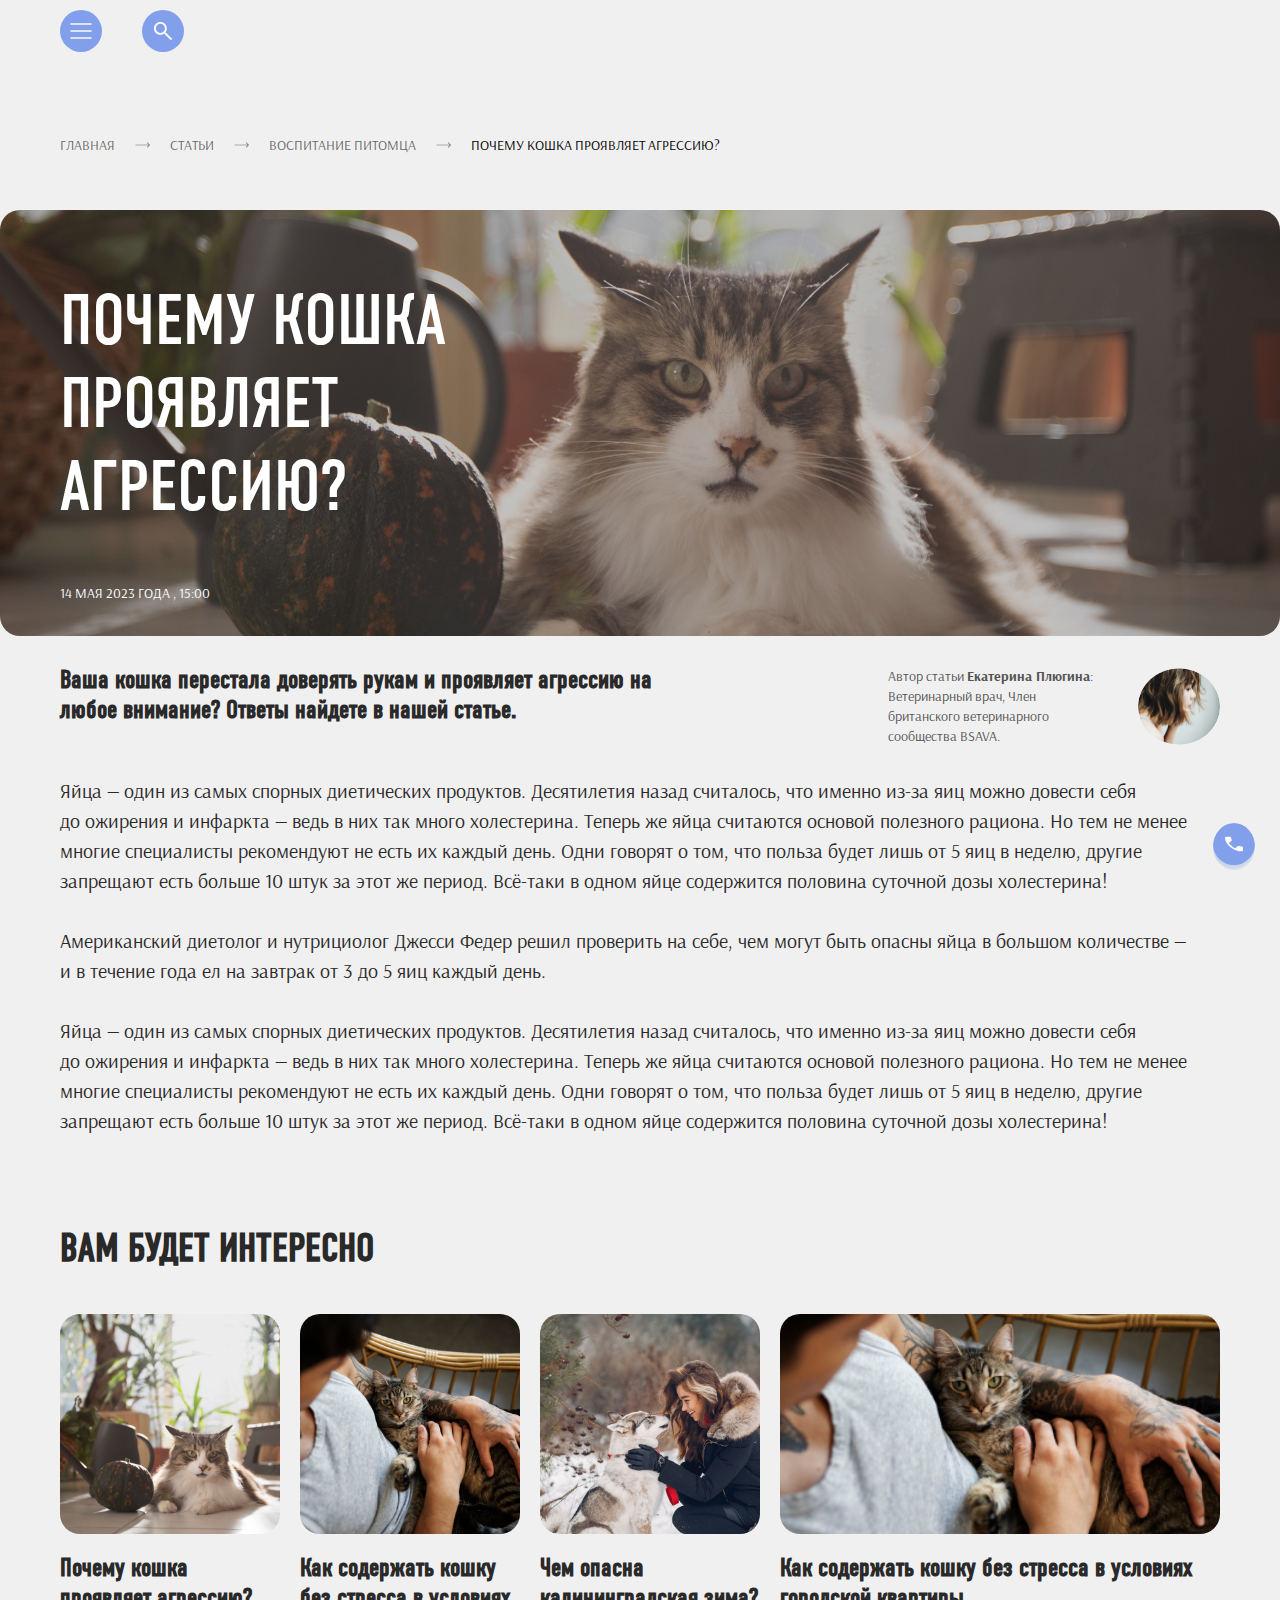
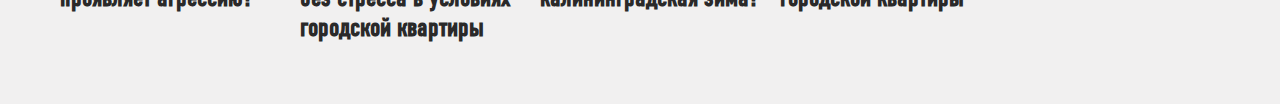
<file: articleText.html>
<!DOCTYPE html>
<html lang="en">

<head>
    <meta charset="UTF-8">
    <meta name="viewport" content="width=device-width, initial-scale=1.0">
    <title>Статьи</title>


    <link rel="stylesheet" href="assets/style.css">
    <link rel="stylesheet" media="screen and (max-width:1600px)" href="assets/style1600.css">
    <link rel="stylesheet" media="screen and (max-width:1200px)" href="assets/style1200.css">
    <link rel="stylesheet" media="screen and (max-width:970px)" href="assets/style970.css">
    <link rel="stylesheet" media="screen and (max-width:740px)" href="assets/style740.css">
    <link rel="stylesheet" media="screen and (max-width:500px)" href="assets/style500.css">

    <link href="https://fonts.googleapis.com/css2?family=Arsenal:ital,wght@0,400;0,700;1,400;1,700&family=Noto+Rashi+Hebrew:wght@100;200;300;400;500;600;700;800;900&display=swap" rel="stylesheet">
</head>

<body>

    <section>
        <div class="header">
            <div class="wrapper">
                <div class="main_nav nav">
                    <span class="svg burger menu color_hover cursor" id="menuBurger">
                        <svg xmlns="http://www.w3.org/2000/svg" width="42" height="42" viewBox="0 0 42 42" fill="none">
                            <path d="M11 14H31" stroke="white" stroke-width="1.5" stroke-linecap="round" stroke-linejoin="round" />
                            <path d="M11 21H31" stroke="white" stroke-width="1.5" stroke-linecap="round" />
                            <path d="M11 28H31" stroke="white" stroke-width="1.5" stroke-linecap="round" />
                        </svg>
                    </span>
                    <span class="svg search menu mobile_none color_hover cursor" id="navSearch">
                        <svg xmlns="http://www.w3.org/2000/svg" width="18" height="18" viewBox="0 0 18 18" fill="none" id="searchNavWhite">
                            <path d="M16.5507 17.867C15.8937 17.3707 10.1814 11.5043 10.1814 11.5043C9.69696 11.9033 9.13308 12.2163 8.48977 12.4431C7.84645 12.6699 7.15885 12.7834 6.42695 12.7834C4.63187 12.7834 3.11194 12.1608 1.86716 10.9157C0.622388 9.67057 0 8.16257 0 6.39169C0 4.6208 0.622828 3.1128 1.86848 1.86769C3.11414 0.622564 4.62549 0 6.40253 0C8.1796 0 9.68824 0.622564 10.9285 1.86769C12.1687 3.1128 12.7888 4.62161 12.7888 6.39413C12.7888 7.10538 12.6781 7.7808 12.4567 8.4204C12.2353 9.06 11.914 9.6484 11.4929 10.1856C11.4929 10.1856 17.3837 15.7089 17.8804 16.5398C18.3771 17.3707 17.2077 18.3633 16.5507 17.867ZM6.41206 10.9344C7.67261 10.9344 8.74225 10.4915 9.62099 9.60576C10.4997 8.71996 10.9391 7.6486 10.9391 6.39169C10.9391 5.13477 10.4995 4.06341 9.62041 3.17763C8.74129 2.29182 7.67184 1.84892 6.41206 1.84892C5.14324 1.84892 4.06564 2.29182 3.17927 3.17763C2.29291 4.06341 1.84973 5.13477 1.84973 6.39169C1.84973 7.6486 2.29272 8.71996 3.17871 9.60576C4.06469 10.4915 5.14247 10.9344 6.41206 10.9344Z" fill="white" />
                        </svg>
                        <svg xmlns="http://www.w3.org/2000/svg" width="18" height="18" viewBox="0 0 18 18" fill="none" style="display: none" id="searchNavBlack">
                            <path d="M16.5507 17.867C15.8937 17.3707 10.1814 11.5043 10.1814 11.5043C9.69696 11.9033 9.13308 12.2163 8.48977 12.4431C7.84645 12.6699 7.15885 12.7834 6.42695 12.7834C4.63187 12.7834 3.11194 12.1608 1.86716 10.9157C0.622388 9.67057 0 8.16257 0 6.39169C0 4.6208 0.622828 3.1128 1.86848 1.86769C3.11414 0.622564 4.62549 0 6.40253 0C8.1796 0 9.68824 0.622564 10.9285 1.86769C12.1687 3.1128 12.7888 4.62161 12.7888 6.39413C12.7888 7.10538 12.6781 7.7808 12.4567 8.4204C12.2353 9.06 11.914 9.6484 11.4929 10.1856C11.4929 10.1856 17.3837 15.7089 17.8804 16.5398C18.3771 17.3707 17.2077 18.3633 16.5507 17.867ZM6.41206 10.9344C7.67261 10.9344 8.74225 10.4915 9.62099 9.60576C10.4997 8.71996 10.9391 7.6486 10.9391 6.39169C10.9391 5.13477 10.4995 4.06341 9.62041 3.17763C8.74129 2.29182 7.67184 1.84892 6.41206 1.84892C5.14324 1.84892 4.06564 2.29182 3.17927 3.17763C2.29291 4.06341 1.84973 5.13477 1.84973 6.39169C1.84973 7.6486 2.29272 8.71996 3.17871 9.60576C4.06469 10.4915 5.14247 10.9344 6.41206 10.9344Z" fill="#545454" />
                        </svg>

                        <form action="#" style="display: none" id="searchNavForm">
                            <input type="text">
                            <input type="submit" value="Найти">
                        </form>

                        <span class="search_close" style="display: none" id="searchNavClose" data-close="true">
                            <svg xmlns="http://www.w3.org/2000/svg" width="14" height="14" viewBox="0 0 14 14" fill="none" data-close="true" class="close_black">
                                <path data-close="true" d="M1.40579 13.6478L1.02367 13.7349C0.291312 13.9019 -0.270738 13.0908 0.142857 12.4638L5.58731 7.3596L0.142857 2.25542C-0.239359 1.50112 0.537276 0.684634 1.30975 1.02866L1.40579 1.07143L6.85024 6.1756L12.2947 1.07143L12.5109 0.985798C13.2911 0.676821 14.0097 1.54851 13.5576 2.25542L8.11317 7.3596L13.5576 12.4638C13.9909 13.2257 13.1742 14.0874 12.3902 13.6955L12.2947 13.6478L6.85024 8.54359L1.40579 13.6478Z" fill="#545454" />
                            </svg>
                            <svg xmlns="http://www.w3.org/2000/svg" width="14" height="14" viewBox="0 0 14 14" fill="none" class="close_whiter" data-close="true">
                                <path d="M1.40579 13.6478L1.02367 13.7349C0.291312 13.9019 -0.270738 13.0908 0.142857 12.4638L5.58731 7.3596L0.142857 2.25542C-0.239359 1.50112 0.537276 0.684634 1.30975 1.02866L1.40579 1.07143L6.85024 6.1756L12.2947 1.07143L12.5109 0.985798C13.2911 0.676821 14.0097 1.54851 13.5576 2.25542L8.11317 7.3596L13.5576 12.4638C13.9909 13.2257 13.1742 14.0874 12.3902 13.6955L12.2947 13.6478L6.85024 8.54359L1.40579 13.6478Z" fill="white" data-close="true" />
                            </svg>
                        </span>
                    </span>
                </div>
                <div class="mobile_flex_header">
                    <svg class="cursor" xmlns="http://www.w3.org/2000/svg" width="60" height="55" viewBox="0 0 60 55" fill="none" id="mobileInfoOpen">
                        <path d="M19.4224 0.057415C18.4804 0.236767 17.7697 0.572477 16.963 1.2301C16.3087 1.75896 15.8405 2.29702 15.3893 3.02822C12.6986 7.41545 13.6068 14.6539 17.3805 18.802C17.8938 19.3677 18.785 20.1127 19.3942 20.4852C21.391 21.713 23.6361 21.7774 25.4355 20.6599C27.28 19.5102 28.5435 17.2936 29.023 14.3642C29.1414 13.61 29.164 11.2738 29.0512 10.5012C28.5886 7.27289 27.4097 4.601 25.5652 2.58214C25.1026 2.08088 24.1945 1.32668 23.6248 0.972572C23.0945 0.646059 22.0905 0.222971 21.5659 0.108002C21.0977 0.00222969 19.8624 -0.025362 19.4224 0.057415Z" fill="#668BE9" fill-opacity="0.8" />
                        <path d="M41.5993 0.986233C39.845 1.26676 38.0117 2.36127 36.4944 4.02602C34.5427 6.16445 33.2227 8.9927 32.7264 12.1107C32.5684 13.104 32.5853 15.3206 32.7546 16.222C33.1494 18.2776 33.9899 19.8504 35.2478 20.8713C36.3252 21.7543 37.6789 22.1636 39.0553 22.0302C42.3326 21.6991 45.5647 18.7835 47.2908 14.5986C48.7235 11.1265 48.8758 7.4705 47.7026 4.68365C46.5575 1.96577 44.2335 0.558546 41.5993 0.986233Z" fill="#668BE9" fill-opacity="0.8" />
                        <path d="M5.21141 15.9966C2.90434 16.2956 1.16699 17.8132 0.382921 20.2229C-0.0626989 21.6071 -0.124747 23.5156 0.22498 25.1942C1.03161 29.1031 3.80686 32.6948 7.08978 34.0836C8.77073 34.7918 10.446 34.916 11.8844 34.4285C14.0054 33.7111 15.3986 31.8532 15.8555 29.1261C15.9458 28.5789 15.9458 26.9555 15.8499 26.3209C15.1166 21.253 11.2865 16.806 7.02773 16.0656C6.52571 15.9782 5.63447 15.9461 5.21141 15.9966Z" fill="#668BE9" fill-opacity="0.8" />
                        <path d="M53.0137 19.7216C50.983 20.0757 48.9918 21.2392 47.3391 23.0419C45.5453 25.001 44.3382 27.5579 43.9885 30.1332C43.8982 30.8046 43.9152 32.2486 44.0167 32.8971C44.7049 37.2567 48.3375 39.3491 52.4496 37.7672C54.6552 36.9164 56.652 35.1643 58.0791 32.8327C60.7867 28.4178 60.6118 23.2442 57.6673 20.8483C56.4264 19.8365 54.7172 19.4226 53.0137 19.7216Z" fill="#668BE9" fill-opacity="0.8" />
                        <path d="M28.508 27.9028C24.7738 28.4455 20.0638 31.6416 15.8896 36.4611C12.6236 40.2367 10.3222 44.302 9.63404 47.5212C9.47046 48.2938 9.45354 49.6734 9.6002 50.2022C9.83147 51.0254 10.2207 51.5681 10.9765 52.1429C12.2401 53.0949 13.7574 53.6559 15.6584 53.8721C16.6455 53.9824 18.6423 53.9411 19.9115 53.7847C21.6094 53.5686 23.0421 53.288 26.2517 52.5338C29.3541 51.8072 30.2228 51.6555 31.0802 51.7015C32.1689 51.7612 32.9868 51.9774 35.3333 52.819C37.0143 53.4214 37.9506 53.7065 38.7516 53.8675C41.7412 54.4561 44.257 53.6881 46.8461 51.3979C47.6189 50.7173 47.8558 50.3862 48.0984 49.6642C48.2337 49.2503 48.245 49.1583 48.245 48.188C48.245 47.3096 48.2281 47.0613 48.1153 46.5554C47.4497 43.488 45.4698 39.7814 42.6099 36.2542C39.2085 32.0601 35.2149 29.0387 31.8812 28.1419C30.6684 27.8154 29.6362 27.7418 28.508 27.9028Z" fill="#668BE9" fill-opacity="0.8" />
                    </svg>

                    <svg xmlns="http://www.w3.org/2000/svg" width="60" height="60" viewBox="0 0 60 60" fill="none" id="navMobileOpen" class="cursor">
                        <circle cx="30" cy="30" r="30" fill="#668BE9" fill-opacity="0.8" />
                        <path d="M15.7148 20H44.2863" stroke="white" stroke-width="1.5" stroke-linecap="round" stroke-linejoin="round" />
                        <path d="M15.7148 30H44.2863" stroke="white" stroke-width="1.5" stroke-linecap="round" />
                        <path d="M15.7148 40H44.2863" stroke="white" stroke-width="1.5" stroke-linecap="round" />
                    </svg>
                </div>
            </div>
        </div>
    </section>

    <section>
        <div class="nav_window" id="nav" style="display: none">
            <div class="wrapper nav_flex">
                <nav>
                    <ul>
                        <li><a href="#">Главная</a></li>
                        <li><a href="#">Услуги и цены</a></li>
                        <li><a href="#">Акции</a></li>
                        <li><a href="#">Врачи</a></li>
                        <li><a href="#">Статьи</a></li>
                        <li><a href="#">Как найти нас</a></li>
                        <span class="array_animation cursor" id="navClose">

                            <svg class="array" xmlns="http://www.w3.org/2000/svg" width="42" height="42" viewBox="0 0 42 42" fill="none">
                                0
                                <circle cx="21" cy="21" r="21" fill="#668BE9" fill-opacity="0.8" />
                                <path d="M19.9024 14L12 21M12 21L19.9024 28M12 21H30" stroke="white" stroke-width="1.5" stroke-linecap="round" stroke-linejoin="round" />
                            </svg>

                            <svg class="array_hover" xmlns="http://www.w3.org/2000/svg" width="42" height="42" viewBox="0 0 42 42" fill="none">
                                0
                                <circle cx="21" cy="21" r="21" fill="#3B6BE3" fill-opacity="0.8" />
                                <path d="M19.9024 14L12 21M12 21L19.9024 28M12 21H30" stroke="white" stroke-width="1.5" stroke-linecap="round" stroke-linejoin="round" />
                            </svg>
                        </span>

                    </ul>

                </nav>

                <div class="nav_info">
                    <div class="footer_info__content nav_info">
                        <p class="title footer_title nav_title">Расписание</p>
                        <p class="footer_text">14:00 - 20:00</p>
                        <p class="footer_text weekday"><span class="gray">Пн</span> Вт Ср <span class="gray">Чт</span> Пт Сб Вс</p>
                        <p class="title footer_title">Контакты</p>
                        <div class="email footer_contact">
                            <svg xmlns="http://www.w3.org/2000/svg" xmlns:xlink="http://www.w3.org/1999/xlink" width="18" height="18" viewBox="0 0 18 18" fill="none">
                                <rect width="18" height="18" fill="url(#pattern0)" />
                                <defs>
                                    <pattern id="pattern0" patternContentUnits="objectBoundingBox" width="1" height="1">
                                        <use xlink:href="#image0_1208_1671" transform="scale(0.00195312)" />
                                    </pattern>
                                    <image id="image0_1208_1671" width="512" height="512" xlink:href="[data-uri]" />
                                </defs>
                            </svg>
                            <p class="footer_text">E - mail: </p>

                        </div>
                        <a href="#" class="footer_text footer_email">gavimur@.com </a>
                        <div class="adress footer_contact">
                            <svg xmlns="http://www.w3.org/2000/svg" width="18" height="22" viewBox="0 0 18 22" fill="none">
                                <path d="M9 0C9 0 0 1.90735e-06 0 8.24942C0 8.24942 9.53674e-07 13.7506 9 22C9 22 18 13.7506 18 8.24942C17.9951 8.24942 17.9951 0 9 0ZM9 10.9977C7.3412 10.9977 5.99835 9.76491 5.99835 8.24942C5.99835 6.7293 7.3412 5.50116 9 5.50116C10.6588 5.50116 12.0016 6.73394 12.0016 8.24942C11.9967 9.76491 10.6539 10.9977 9 10.9977Z" fill="white" />
                            </svg>
                            <p class="footer_text">Калининградская обл., г. Зеленоградск, улица Окружная д. 7, оф. 3</p>
                        </div>
                        <div class="tel footer_contact">
                            <svg xmlns="http://www.w3.org/2000/svg" xmlns:xlink="http://www.w3.org/1999/xlink" width="19" height="19" viewBox="0 0 19 19" fill="none">
                                <rect width="19" height="19" fill="url(#pattern0)" />
                                <defs>
                                    <pattern id="pattern0" patternContentUnits="objectBoundingBox" width="1" height="1">
                                        <use xlink:href="#image0_1208_1670" transform="scale(0.00195312)" />
                                    </pattern>
                                    <image id="image0_1208_1670" width="512" height="512" xlink:href="[data-uri]" />
                                </defs>
                            </svg>

                            <a href="#" class="footer_text">97 - 37 - 07</a>
                        </div>

                        <div class="social">
                            <span>
                                <a href="#">
                                    <svg xmlns="http://www.w3.org/2000/svg" width="40" height="40" viewBox="0 0 40 40" fill="none">
                                        <g clip-path="url(#clip0_1432_2024)">
                                            <path d="M20 40C31.0457 40 40 31.0457 40 20C40 8.95431 31.0457 0 20 0C8.95431 0 0 8.95431 0 20C0 31.0457 8.95431 40 20 40Z" fill="#4CAF50" />
                                            <path d="M20.0008 9.47363C18.0616 9.47437 16.1602 10.0108 14.5065 11.0238C12.8529 12.0367 11.5112 13.4868 10.6294 15.214C9.74773 16.9412 9.3603 18.8784 9.50988 20.8119C9.65947 22.7454 10.3403 24.6 11.4771 26.171L10.1614 30.0815L14.2114 28.7868C15.5815 29.6906 17.1439 30.2614 18.774 30.4537C20.404 30.6461 22.0564 30.4546 23.5993 29.8945C25.1421 29.3344 26.5326 28.4213 27.6597 27.2282C28.7867 26.035 29.6192 24.5947 30.0905 23.0225C30.5618 21.4503 30.6589 19.7897 30.3741 18.1732C30.0892 16.5568 29.4303 15.0293 28.45 13.7129C27.4697 12.3965 26.1951 11.3276 24.7281 10.5915C23.261 9.85541 21.6422 9.4726 20.0008 9.47363ZM25.5956 24.3605L24.4745 25.4815C23.2956 26.6605 20.1693 25.3631 17.3982 22.5868C14.6271 19.8105 13.385 16.6921 14.5061 15.5263L15.6271 14.4052C15.8442 14.2057 16.1283 14.0949 16.4232 14.0949C16.7181 14.0949 17.0022 14.2057 17.2193 14.4052L18.8719 16.0526C19.0066 16.1836 19.1055 16.347 19.159 16.5272C19.2125 16.7074 19.2188 16.8983 19.1773 17.0816C19.1358 17.2649 19.048 17.4345 18.9222 17.5741C18.7963 17.7137 18.6368 17.8187 18.4587 17.8789C18.1961 17.9628 17.9759 18.1448 17.8441 18.3869C17.7122 18.6291 17.6788 18.9127 17.7508 19.1789C18.0456 20.4157 19.6377 21.95 20.8193 22.2447C21.084 22.3002 21.3599 22.2584 21.5963 22.127C21.8327 21.9955 22.0137 21.7831 22.1061 21.5289C22.1657 21.3483 22.271 21.1862 22.4119 21.0585C22.5528 20.9307 22.7244 20.8417 22.91 20.8001C23.0956 20.7585 23.2888 20.7657 23.4707 20.821C23.6527 20.8763 23.8172 20.9779 23.9482 21.1157L25.5982 22.7684C25.7974 22.9858 25.9077 23.2701 25.9072 23.5649C25.9067 23.8598 25.7955 24.1437 25.5956 24.3605Z" fill="white" />
                                        </g>
                                        <defs>
                                            <clipPath id="clip0_1432_2024">
                                                <rect width="40" height="40" fill="white" />
                                            </clipPath>
                                        </defs>
                                    </svg>
                                </a>
                            </span>
                            <span>
                                <a href="#">
                                    <svg xmlns="http://www.w3.org/2000/svg" width="40" height="40" viewBox="0 0 40 40" fill="none">
                                        <g clip-path="url(#clip0_1432_2030)">
                                            <path d="M20 40C31.0457 40 40 31.0457 40 20C40 8.95431 31.0457 0 20 0C8.95431 0 0 8.95431 0 20C0 31.0457 8.95431 40 20 40Z" fill="#4D76A1" />
                                            <path fill-rule="evenodd" clip-rule="evenodd" d="M19.2452 28.7716H20.815C20.815 28.7716 21.2892 28.7196 21.5312 28.4586C21.7541 28.219 21.7469 27.7691 21.7469 27.7691C21.7469 27.7691 21.7163 25.6628 22.6938 25.3526C23.6575 25.0471 24.895 27.3883 26.2066 28.2885C27.1985 28.9699 27.9521 28.8205 27.9521 28.8205L31.4592 28.7716C31.4592 28.7716 33.2939 28.6586 32.424 27.2161C32.3527 27.0981 31.9173 26.1491 29.8164 24.1989C27.6174 22.1578 27.9119 22.488 30.5608 18.9574C32.174 16.8072 32.819 15.4945 32.6176 14.9323C32.4254 14.3968 31.2389 14.5383 31.2389 14.5383L27.2901 14.5629C27.2901 14.5629 26.9974 14.523 26.7803 14.6528C26.5681 14.78 26.4316 15.0767 26.4316 15.0767C26.4316 15.0767 25.8066 16.7405 24.9731 18.1556C23.2147 21.1414 22.5117 21.299 22.2243 21.1136C21.5558 20.6815 21.7227 19.3777 21.7227 18.4515C21.7227 15.558 22.1616 14.3515 20.8681 14.0392C20.4389 13.9354 20.123 13.867 19.0253 13.8559C17.6163 13.8413 16.4237 13.8602 15.7485 14.1911C15.2993 14.411 14.9527 14.9013 15.1638 14.9294C15.4248 14.9644 16.0159 15.0888 16.3293 15.5155C16.7339 16.066 16.7197 17.3024 16.7197 17.3024C16.7197 17.3024 16.9521 20.7086 16.1767 21.1318C15.6444 21.422 14.9142 20.8295 13.3466 18.1206C12.5434 16.7331 11.937 15.1993 11.937 15.1993C11.937 15.1993 11.82 14.9127 11.6115 14.7594C11.3583 14.5736 11.0047 14.5144 11.0047 14.5144L7.2523 14.539C7.2523 14.539 6.689 14.5547 6.48222 14.7996C6.29825 15.0175 6.4676 15.4681 6.4676 15.4681C6.4676 15.4681 9.40531 22.3411 12.7316 25.8047C15.7817 28.9802 19.2452 28.7716 19.2452 28.7716Z" fill="white" />
                                        </g>
                                        <defs>
                                            <clipPath id="clip0_1432_2030">
                                                <rect width="40" height="40" fill="white" />
                                            </clipPath>
                                        </defs>
                                    </svg>
                                </a>
                            </span>
                            <span>
                                <a href="#">
                                    <svg xmlns="http://www.w3.org/2000/svg" width="40" height="40" viewBox="0 0 40 40" fill="none">
                                        <g clip-path="url(#clip0_1432_2035)">
                                            <path d="M20 40C31.0457 40 40 31.0457 40 20C40 8.9543 31.0457 0 20 0C8.9543 0 0 8.9543 0 20C0 31.0457 8.9543 40 20 40Z" fill="url(#paint0_linear_1432_2035)" />
                                            <path fill-rule="evenodd" clip-rule="evenodd" d="M9.0537 19.7889C14.8841 17.2487 18.772 15.574 20.7172 14.7649C26.2714 12.4548 27.4256 12.0535 28.1778 12.0402C28.3432 12.0373 28.7132 12.0783 28.9528 12.2728C29.3082 12.5612 29.3103 13.1873 29.2708 13.6017C28.9698 16.7642 27.6675 24.4386 27.0049 27.9806C26.7245 29.4794 26.1725 29.982 25.6381 30.0311C24.4767 30.138 23.5947 29.2635 22.4698 28.5262C20.7096 27.3723 19.7151 26.654 18.0064 25.5281C16.0318 24.2268 17.3119 23.5117 18.4372 22.3428C18.7317 22.037 23.849 17.3824 23.9481 16.9601C23.9605 16.9073 23.972 16.7104 23.855 16.6065C23.7381 16.5026 23.5655 16.5381 23.441 16.5664C23.2644 16.6064 20.4524 18.4651 15.0049 22.1423C14.2067 22.6904 13.4837 22.9574 12.836 22.9435C12.1218 22.9281 10.7482 22.5397 9.72706 22.2078C8.47456 21.8006 7.47909 21.5853 7.56581 20.8939C7.61097 20.5337 8.10691 20.1654 9.0537 19.7889Z" fill="white" />
                                        </g>
                                        <defs>
                                            <linearGradient id="paint0_linear_1432_2035" x1="20" y1="0" x2="20" y2="39.6875" gradientUnits="userSpaceOnUse">
                                                <stop stop-color="#2AABEE" />
                                                <stop offset="1" stop-color="#229ED9" />
                                            </linearGradient>
                                            <clipPath id="clip0_1432_2035">
                                                <rect width="40" height="40" fill="white" />
                                            </clipPath>
                                        </defs>
                                    </svg>
                                </a>
                            </span>
                        </div>

                    </div>
                </div>
            </div>
        </div>
    </section>

    <section>
        <div class="nav_window" id="navMobile" style="display: none">
            <div class="wrapper nav_flex">
                <div class="window_close cursor" id="navMobileClose">
                    <svg xmlns="http://www.w3.org/2000/svg" width="60" height="60" viewBox="0 0 60 60" fill="none">
                        <circle cx="30" cy="30" r="30" fill="#668BE9" fill-opacity="0.8" />
                        <path d="M16 20L44 40M44 20L30.2373 30L16.4746 40" stroke="white" stroke-width="1.5" stroke-linecap="round" />
                    </svg>
                </div>
                <nav>
                    <ul>
                        <li><a href="#">Главная</a></li>
                        <li><a href="#">Услуги и цены</a></li>
                        <li><a href="#">Акции</a></li>
                        <li><a href="#">Врачи</a></li>
                        <li><a href="#">Статьи</a></li>
                        <li><a href="#">Как найти нас</a></li>
                        <li class="mobile_search">

                            <span class="svg search menu  cursor" id="mobileSearch">
                                <svg xmlns="http://www.w3.org/2000/svg" width="18" height="18" viewBox="0 0 18 18" fill="none" id="searchMobileWhite">
                                    <path d="M16.5507 17.867C15.8937 17.3707 10.1814 11.5043 10.1814 11.5043C9.69696 11.9033 9.13308 12.2163 8.48977 12.4431C7.84645 12.6699 7.15885 12.7834 6.42695 12.7834C4.63187 12.7834 3.11194 12.1608 1.86716 10.9157C0.622388 9.67057 0 8.16257 0 6.39169C0 4.6208 0.622828 3.1128 1.86848 1.86769C3.11414 0.622564 4.62549 0 6.40253 0C8.1796 0 9.68824 0.622564 10.9285 1.86769C12.1687 3.1128 12.7888 4.62161 12.7888 6.39413C12.7888 7.10538 12.6781 7.7808 12.4567 8.4204C12.2353 9.06 11.914 9.6484 11.4929 10.1856C11.4929 10.1856 17.3837 15.7089 17.8804 16.5398C18.3771 17.3707 17.2077 18.3633 16.5507 17.867ZM6.41206 10.9344C7.67261 10.9344 8.74225 10.4915 9.62099 9.60576C10.4997 8.71996 10.9391 7.6486 10.9391 6.39169C10.9391 5.13477 10.4995 4.06341 9.62041 3.17763C8.74129 2.29182 7.67184 1.84892 6.41206 1.84892C5.14324 1.84892 4.06564 2.29182 3.17927 3.17763C2.29291 4.06341 1.84973 5.13477 1.84973 6.39169C1.84973 7.6486 2.29272 8.71996 3.17871 9.60576C4.06469 10.4915 5.14247 10.9344 6.41206 10.9344Z" fill="white" />
                                </svg>
                                <svg xmlns="http://www.w3.org/2000/svg" width="18" height="18" viewBox="0 0 18 18" fill="none" style="display: none" id="searchMobileBlack">
                                    <path d="M16.5507 17.867C15.8937 17.3707 10.1814 11.5043 10.1814 11.5043C9.69696 11.9033 9.13308 12.2163 8.48977 12.4431C7.84645 12.6699 7.15885 12.7834 6.42695 12.7834C4.63187 12.7834 3.11194 12.1608 1.86716 10.9157C0.622388 9.67057 0 8.16257 0 6.39169C0 4.6208 0.622828 3.1128 1.86848 1.86769C3.11414 0.622564 4.62549 0 6.40253 0C8.1796 0 9.68824 0.622564 10.9285 1.86769C12.1687 3.1128 12.7888 4.62161 12.7888 6.39413C12.7888 7.10538 12.6781 7.7808 12.4567 8.4204C12.2353 9.06 11.914 9.6484 11.4929 10.1856C11.4929 10.1856 17.3837 15.7089 17.8804 16.5398C18.3771 17.3707 17.2077 18.3633 16.5507 17.867ZM6.41206 10.9344C7.67261 10.9344 8.74225 10.4915 9.62099 9.60576C10.4997 8.71996 10.9391 7.6486 10.9391 6.39169C10.9391 5.13477 10.4995 4.06341 9.62041 3.17763C8.74129 2.29182 7.67184 1.84892 6.41206 1.84892C5.14324 1.84892 4.06564 2.29182 3.17927 3.17763C2.29291 4.06341 1.84973 5.13477 1.84973 6.39169C1.84973 7.6486 2.29272 8.71996 3.17871 9.60576C4.06469 10.4915 5.14247 10.9344 6.41206 10.9344Z" fill="#545454" />
                                </svg>

                                <form action="#" style="display: none" id="searchMobileForm">
                                    <input type="text">
                                    <input type="submit" value="Найти" class="mobileSearchButton">
                                </form>

                                <span class="search_close" style="display: none" id="searchMobileClose" data-close="true">
                                    <svg xmlns="http://www.w3.org/2000/svg" width="14" height="14" viewBox="0 0 14 14" fill="none" data-close="true" class="close_black">
                                        <path data-close="true" d="M1.40579 13.6478L1.02367 13.7349C0.291312 13.9019 -0.270738 13.0908 0.142857 12.4638L5.58731 7.3596L0.142857 2.25542C-0.239359 1.50112 0.537276 0.684634 1.30975 1.02866L1.40579 1.07143L6.85024 6.1756L12.2947 1.07143L12.5109 0.985798C13.2911 0.676821 14.0097 1.54851 13.5576 2.25542L8.11317 7.3596L13.5576 12.4638C13.9909 13.2257 13.1742 14.0874 12.3902 13.6955L12.2947 13.6478L6.85024 8.54359L1.40579 13.6478Z" fill="#545454" />
                                    </svg>
                                    <svg xmlns="http://www.w3.org/2000/svg" width="14" height="14" viewBox="0 0 14 14" fill="none" class="close_whiter close_whiter__mobile" data-close="true">
                                        <path d="M1.40579 13.6478L1.02367 13.7349C0.291312 13.9019 -0.270738 13.0908 0.142857 12.4638L5.58731 7.3596L0.142857 2.25542C-0.239359 1.50112 0.537276 0.684634 1.30975 1.02866L1.40579 1.07143L6.85024 6.1756L12.2947 1.07143L12.5109 0.985798C13.2911 0.676821 14.0097 1.54851 13.5576 2.25542L8.11317 7.3596L13.5576 12.4638C13.9909 13.2257 13.1742 14.0874 12.3902 13.6955L12.2947 13.6478L6.85024 8.54359L1.40579 13.6478Z" fill="white" data-close="true" />
                                    </svg>
                                </span>
                            </span>
                        </li>
                    </ul>

                </nav>
            </div>

        </div>
    </section>

    <section>
        <div class="nav_window" id="navInfoMobile" style="display: none">
            <div class="wrapper nav_flex">
                <div class="nav_info">
                    <div class="footer_info__content nav_info">
                        <p class="title footer_title nav_title">Расписание</p>
                        <p class="footer_text">14:00 - 20:00</p>
                        <p class="footer_text weekday"><span class="gray">Пн</span> Вт Ср <span class="gray">Чт</span> Пт Сб Вс</p>
                        <p class="title footer_title">Контакты</p>
                        <div class="email footer_contact">
                            <svg xmlns="http://www.w3.org/2000/svg" width="20" height="15" viewBox="0 0 20 15" fill="none">
                                <path fill-rule="evenodd" clip-rule="evenodd" d="M3.96802 4.05627e-07H16.032C16.4706 -8.96937e-06 16.8491 -1.84309e-05 17.1624 0.0200159C17.4922 0.0411191 17.8221 0.0875256 18.1481 0.214088C18.8831 0.499538 19.4672 1.04707 19.7716 1.7362C19.9066 2.04176 19.9561 2.35105 19.9787 2.66027C20 2.95395 20 3.30878 20 3.72001V11.28C20 11.6912 20 12.046 19.9787 12.3397C19.9561 12.6489 19.9066 12.9582 19.7716 13.2638C19.4672 13.9529 18.8831 14.5005 18.1481 14.7859C17.8221 14.9124 17.4922 14.9588 17.1624 14.98C16.8491 15 16.4706 15 16.032 15H3.96801C3.52936 15 3.15088 15 2.83762 14.98C2.50779 14.9588 2.17788 14.9124 1.85195 14.7859C1.11687 14.5005 0.53284 13.9529 0.22836 13.2638C0.0933604 12.9582 0.0438603 12.6489 0.0213503 12.3397C-1.96602e-05 12.046 -9.56733e-06 11.6912 4.32668e-07 11.28V3.72002C-9.56733e-06 3.30878 -1.96602e-05 2.95395 0.0213503 2.66027C0.0438603 2.35105 0.0933604 2.04176 0.22836 1.7362C0.53284 1.04707 1.11687 0.499538 1.85195 0.214088C2.17788 0.0875256 2.50779 0.0411191 2.83762 0.0200159C3.15088 -1.84309e-05 3.52937 -8.96937e-06 3.96802 4.05627e-07ZM2.31745 2.13541C2.68114 1.74576 3.3129 1.70627 3.72854 2.04722L9.3415 6.65156C9.7185 6.96084 10.2815 6.96084 10.6585 6.65156L16.2715 2.04722C16.6871 1.70627 17.3189 1.74576 17.6825 2.13541C18.0462 2.52507 18.0041 3.11735 17.5885 3.4583L11.9755 8.06269C10.8444 8.99053 9.1556 8.99053 8.0245 8.06269L2.41153 3.4583C1.99589 3.11735 1.95377 2.52507 2.31745 2.13541Z" fill="white" />
                            </svg>
                            <p class="footer_text">E - mail: </p>

                        </div>
                        <a href="#" class="footer_text footer_email">gavimur@.com </a>
                        <div class="adress footer_contact">

                            <p class="footer_text nav_address__mobile">
                                <svg xmlns="http://www.w3.org/2000/svg" width="18" height="22" viewBox="0 0 18 22" fill="none">
                                    <path d="M9 0C9 0 0 1.90735e-06 0 8.24942C0 8.24942 9.53674e-07 13.7506 9 22C9 22 18 13.7506 18 8.24942C17.9951 8.24942 17.9951 0 9 0ZM9 10.9977C7.3412 10.9977 5.99835 9.76491 5.99835 8.24942C5.99835 6.7293 7.3412 5.50116 9 5.50116C10.6588 5.50116 12.0016 6.73394 12.0016 8.24942C11.9967 9.76491 10.6539 10.9977 9 10.9977Z" fill="white" />
                                </svg>

                                <span class="city_mobile">Калининградская обл.,</span><br>г. Зеленоградск, улица Окружная д. 7, оф. 3
                            </p>
                        </div>
                        <div class="tel footer_contact">
                            <svg xmlns="http://www.w3.org/2000/svg" width="29" height="29" viewBox="0 0 29 29" fill="none">
                                <path d="M20.2294 18.6047L19.4956 19.3772C19.4956 19.3772 17.7514 21.2136 12.9905 16.2011C8.22974 11.1889 9.97389 9.35264 9.97389 9.35264L10.436 8.86614C11.5744 7.66768 11.6817 5.74356 10.6884 4.33888L8.65691 1.46549C7.42766 -0.273084 5.05237 -0.502748 3.64344 0.980589L1.11464 3.64295C0.416034 4.37846 -0.0521223 5.3319 0.0046532 6.38958C0.149895 9.09548 1.30614 14.9175 7.75807 21.7101C14.6 28.9134 21.0198 29.1997 23.6451 28.9405C24.4755 28.8587 25.1976 28.4109 25.7795 27.7981L28.0683 25.3887C29.6132 23.7621 29.1775 20.9737 27.2008 19.8361L24.1228 18.0643C22.8249 17.3173 21.2438 17.5367 20.2294 18.6047Z" fill="white" />
                            </svg>

                            <a href="#" class="footer_text nav_tel__mobile">97 - 37 - 07</a>
                        </div>

                        <div class="social">
                            <span>
                                <a href="#">
                                    <svg xmlns="http://www.w3.org/2000/svg" width="40" height="40" viewBox="0 0 40 40" fill="none">
                                        <g clip-path="url(#clip0_1432_2024)">
                                            <path d="M20 40C31.0457 40 40 31.0457 40 20C40 8.95431 31.0457 0 20 0C8.95431 0 0 8.95431 0 20C0 31.0457 8.95431 40 20 40Z" fill="#4CAF50" />
                                            <path d="M20.0008 9.47363C18.0616 9.47437 16.1602 10.0108 14.5065 11.0238C12.8529 12.0367 11.5112 13.4868 10.6294 15.214C9.74773 16.9412 9.3603 18.8784 9.50988 20.8119C9.65947 22.7454 10.3403 24.6 11.4771 26.171L10.1614 30.0815L14.2114 28.7868C15.5815 29.6906 17.1439 30.2614 18.774 30.4537C20.404 30.6461 22.0564 30.4546 23.5993 29.8945C25.1421 29.3344 26.5326 28.4213 27.6597 27.2282C28.7867 26.035 29.6192 24.5947 30.0905 23.0225C30.5618 21.4503 30.6589 19.7897 30.3741 18.1732C30.0892 16.5568 29.4303 15.0293 28.45 13.7129C27.4697 12.3965 26.1951 11.3276 24.7281 10.5915C23.261 9.85541 21.6422 9.4726 20.0008 9.47363ZM25.5956 24.3605L24.4745 25.4815C23.2956 26.6605 20.1693 25.3631 17.3982 22.5868C14.6271 19.8105 13.385 16.6921 14.5061 15.5263L15.6271 14.4052C15.8442 14.2057 16.1283 14.0949 16.4232 14.0949C16.7181 14.0949 17.0022 14.2057 17.2193 14.4052L18.8719 16.0526C19.0066 16.1836 19.1055 16.347 19.159 16.5272C19.2125 16.7074 19.2188 16.8983 19.1773 17.0816C19.1358 17.2649 19.048 17.4345 18.9222 17.5741C18.7963 17.7137 18.6368 17.8187 18.4587 17.8789C18.1961 17.9628 17.9759 18.1448 17.8441 18.3869C17.7122 18.6291 17.6788 18.9127 17.7508 19.1789C18.0456 20.4157 19.6377 21.95 20.8193 22.2447C21.084 22.3002 21.3599 22.2584 21.5963 22.127C21.8327 21.9955 22.0137 21.7831 22.1061 21.5289C22.1657 21.3483 22.271 21.1862 22.4119 21.0585C22.5528 20.9307 22.7244 20.8417 22.91 20.8001C23.0956 20.7585 23.2888 20.7657 23.4707 20.821C23.6527 20.8763 23.8172 20.9779 23.9482 21.1157L25.5982 22.7684C25.7974 22.9858 25.9077 23.2701 25.9072 23.5649C25.9067 23.8598 25.7955 24.1437 25.5956 24.3605Z" fill="white" />
                                        </g>
                                        <defs>
                                            <clipPath id="clip0_1432_2024">
                                                <rect width="40" height="40" fill="white" />
                                            </clipPath>
                                        </defs>
                                    </svg>
                                </a>
                            </span>
                            <span>
                                <a href="#">
                                    <svg xmlns="http://www.w3.org/2000/svg" width="40" height="40" viewBox="0 0 40 40" fill="none">
                                        <g clip-path="url(#clip0_1432_2030)">
                                            <path d="M20 40C31.0457 40 40 31.0457 40 20C40 8.95431 31.0457 0 20 0C8.95431 0 0 8.95431 0 20C0 31.0457 8.95431 40 20 40Z" fill="#4D76A1" />
                                            <path fill-rule="evenodd" clip-rule="evenodd" d="M19.2452 28.7716H20.815C20.815 28.7716 21.2892 28.7196 21.5312 28.4586C21.7541 28.219 21.7469 27.7691 21.7469 27.7691C21.7469 27.7691 21.7163 25.6628 22.6938 25.3526C23.6575 25.0471 24.895 27.3883 26.2066 28.2885C27.1985 28.9699 27.9521 28.8205 27.9521 28.8205L31.4592 28.7716C31.4592 28.7716 33.2939 28.6586 32.424 27.2161C32.3527 27.0981 31.9173 26.1491 29.8164 24.1989C27.6174 22.1578 27.9119 22.488 30.5608 18.9574C32.174 16.8072 32.819 15.4945 32.6176 14.9323C32.4254 14.3968 31.2389 14.5383 31.2389 14.5383L27.2901 14.5629C27.2901 14.5629 26.9974 14.523 26.7803 14.6528C26.5681 14.78 26.4316 15.0767 26.4316 15.0767C26.4316 15.0767 25.8066 16.7405 24.9731 18.1556C23.2147 21.1414 22.5117 21.299 22.2243 21.1136C21.5558 20.6815 21.7227 19.3777 21.7227 18.4515C21.7227 15.558 22.1616 14.3515 20.8681 14.0392C20.4389 13.9354 20.123 13.867 19.0253 13.8559C17.6163 13.8413 16.4237 13.8602 15.7485 14.1911C15.2993 14.411 14.9527 14.9013 15.1638 14.9294C15.4248 14.9644 16.0159 15.0888 16.3293 15.5155C16.7339 16.066 16.7197 17.3024 16.7197 17.3024C16.7197 17.3024 16.9521 20.7086 16.1767 21.1318C15.6444 21.422 14.9142 20.8295 13.3466 18.1206C12.5434 16.7331 11.937 15.1993 11.937 15.1993C11.937 15.1993 11.82 14.9127 11.6115 14.7594C11.3583 14.5736 11.0047 14.5144 11.0047 14.5144L7.2523 14.539C7.2523 14.539 6.689 14.5547 6.48222 14.7996C6.29825 15.0175 6.4676 15.4681 6.4676 15.4681C6.4676 15.4681 9.40531 22.3411 12.7316 25.8047C15.7817 28.9802 19.2452 28.7716 19.2452 28.7716Z" fill="white" />
                                        </g>
                                        <defs>
                                            <clipPath id="clip0_1432_2030">
                                                <rect width="40" height="40" fill="white" />
                                            </clipPath>
                                        </defs>
                                    </svg>
                                </a>
                            </span>
                            <span>
                                <a href="#">
                                    <svg xmlns="http://www.w3.org/2000/svg" width="40" height="40" viewBox="0 0 40 40" fill="none">
                                        <g clip-path="url(#clip0_1514_2566)">
                                            <path d="M20 40C31.0457 40 40 31.0457 40 20C40 8.9543 31.0457 0 20 0C8.9543 0 0 8.9543 0 20C0 31.0457 8.9543 40 20 40Z" fill="url(#paint0_linear_1514_2566)" />
                                            <path fill-rule="evenodd" clip-rule="evenodd" d="M9.05175 19.7889C14.8821 17.2487 18.77 15.574 20.7153 14.7649C26.2695 12.4548 27.4236 12.0535 28.1758 12.0402C28.3413 12.0373 28.7112 12.0783 28.9508 12.2728C29.3063 12.5612 29.3083 13.1873 29.2689 13.6017C28.9678 16.7642 27.6655 24.4386 27.0029 27.9806C26.7225 29.4794 26.1705 29.982 25.6361 30.0311C24.4747 30.138 23.5928 29.2635 22.4678 28.5262C20.7076 27.3723 19.7132 26.654 18.0045 25.5281C16.0299 24.2268 17.31 23.5117 18.4353 22.3428C18.7298 22.037 23.8471 17.3824 23.9461 16.9601C23.9585 16.9073 23.97 16.7104 23.8531 16.6065C23.7361 16.5026 23.5635 16.5381 23.439 16.5664C23.2625 16.6064 20.4504 18.4651 15.0029 22.1423C14.2047 22.6904 13.4818 22.9574 12.834 22.9435C12.1199 22.9281 10.7463 22.5397 9.72511 22.2078C8.47261 21.8006 7.47714 21.5853 7.56386 20.8939C7.60902 20.5337 8.10495 20.1654 9.05175 19.7889Z" fill="white" />
                                        </g>
                                        <defs>
                                            <linearGradient id="paint0_linear_1514_2566" x1="20" y1="0" x2="20" y2="39.6875" gradientUnits="userSpaceOnUse">
                                                <stop stop-color="#2AABEE" />
                                                <stop offset="1" stop-color="#229ED9" />
                                            </linearGradient>
                                            <clipPath id="clip0_1514_2566">
                                                <rect width="40" height="40" fill="white" />
                                            </clipPath>
                                        </defs>
                                    </svg>
                                </a>
                            </span>
                        </div>

                    </div>
                </div>
                <div class="window_close cursor" id="navInfoMobileClose">
                    <svg xmlns="http://www.w3.org/2000/svg" width="60" height="60" viewBox="0 0 60 60" fill="none">
                        <circle cx="30" cy="30" r="30" fill="#668BE9" fill-opacity="0.8" />
                        <path d="M16 20L44 40M44 20L30.2373 30L16.4746 40" stroke="white" stroke-width="1.5" stroke-linecap="round" />
                    </svg>
                </div>
            </div>
        </div>
    </section>

    <div class="overflow_container" id="phonoButton"><a href="#" class="advantage_right__order1 button_animation"><span class="svg tel menu color_hover cursor ">
                <svg xmlns="http://www.w3.org/2000/svg" width="18" height="18" viewBox="0 0 22 18" fill="none">
                    <path d="M20.4885 18C17.9744 18 15.4939 17.5112 13.0471 16.5335C10.6003 15.5558 8.41146 14.2775 6.48047 12.6986C4.54947 11.1197  2.98664 9.32836 1.792 7.32471C0.597332 5.32105 0 3.29181 0 1.23697C0 0.887035 0.14502 0.593392 0.43506 0.356035C0.7251 0.118678 1.08392 0 1.51152 0H5.92972C6.30065 0 6.61671 0.0907438 6.87791 0.272232C7.13911 0.45372 7.30753 0.702585 7.38318 1.01883L8.1809 4.1235C8.23685 4.40748 8.23106 4.66121 8.16353 4.88468C8.09598 5.10816 7.95733 5.30116 7.74758 5.46367L4.74651 7.87992C5.74144 9.22769 6.88284 10.4248 8.1707 11.4713C9.45856 12.5179 10.9004 13.4109 12.4961 14.1505L15.3771 11.7574C15.6135 11.5569 15.8867 11.4156 16.1966 11.3334C16.5065 11.2513 16.8259 11.2392 17.1548 11.2973L20.7503 11.9383C21.1281 12.0083 21.4309 12.1547 21.6586 12.3775C21.8862 12.6004 22 12.8705 22 13.1881V16.7572C22 17.1097 21.855 17.405 21.5649 17.643C21.2749 17.881 20.9161 18 20.4885 18Z" fill="white" />
                </svg>
                <span class="flare"></span>
            </span>

        </a>

    </div>

    <!--    Контент-->
    <div class="wrapper content content_page">


        <div class="breadCrumbs breadCrumbs_articleText">
            <p class="breadCrumbs_text"><a href="#">Главная</a></p>
            <p class="breadCrumbs_svg">
                <svg xmlns="http://www.w3.org/2000/svg" width="15" height="6" viewBox="0 0 15 6" fill="none">
                    <path d="M14.7475 3.24749C14.8842 3.1108 14.8842 2.8892 14.7475 2.75251L12.5201 0.525126C12.3834 0.388443 12.1618 0.388443 12.0251 0.525126C11.8884 0.66181 11.8884 0.883418 12.0251 1.0201L14.005 3L12.0251 4.9799C11.8884 5.11658 11.8884 5.33819 12.0251 5.47487C12.1618 5.61156 12.3834 5.61156 12.5201 5.47487L14.7475 3.24749ZM0.5 3.35H14.5V2.65H0.5V3.35Z" fill="#666666" />
                </svg>
            </p>
            <p class="breadCrumbs_text"><a href="#">Статьи</a></p>
            <p class="breadCrumbs_svg">
                <svg xmlns="http://www.w3.org/2000/svg" width="15" height="6" viewBox="0 0 15 6" fill="none">
                    <path d="M14.7475 3.24749C14.8842 3.1108 14.8842 2.8892 14.7475 2.75251L12.5201 0.525126C12.3834 0.388443 12.1618 0.388443 12.0251 0.525126C11.8884 0.66181 11.8884 0.883418 12.0251 1.0201L14.005 3L12.0251 4.9799C11.8884 5.11658 11.8884 5.33819 12.0251 5.47487C12.1618 5.61156 12.3834 5.61156 12.5201 5.47487L14.7475 3.24749ZM0.5 3.35H14.5V2.65H0.5V3.35Z" fill="#666666" />
                </svg>
            </p>
            <p class="breadCrumbs_text"><a href="#">Воспитание питомца</a></p>
            <p class="breadCrumbs_svg">
                <svg xmlns="http://www.w3.org/2000/svg" width="15" height="6" viewBox="0 0 15 6" fill="none">
                    <path d="M14.7475 3.24749C14.8842 3.1108 14.8842 2.8892 14.7475 2.75251L12.5201 0.525126C12.3834 0.388443 12.1618 0.388443 12.0251 0.525126C11.8884 0.66181 11.8884 0.883418 12.0251 1.0201L14.005 3L12.0251 4.9799C11.8884 5.11658 11.8884 5.33819 12.0251 5.47487C12.1618 5.61156 12.3834 5.61156 12.5201 5.47487L14.7475 3.24749ZM0.5 3.35H14.5V2.65H0.5V3.35Z" fill="#666666" />
                </svg>
            </p>
            <div>

                <p class="breadCrumbs_text breadCrumbs_text__active"><span>почему кошка проявляет агрессию?</span>
                    <!--                                <span class="mobile_block2">Услуги..</span>-->
                </p>
            </div>
        </div>
        
        <div class="title_img">
            <img src="assets/img/titleImg.png" alt="">
        </div>
        <div class="title_info">
            <p class="title title_articleText">Почему кошка проявляет агрессию?</p>
            <p class="title_date">14 мая 2023 года , 15:00</p>
        </div>
        
        
        
        <div class="articleText_header">
            <p class="articleText_header__title">Ваша кошка перестала доверять рукам и проявляет агрессию на любое внимание? Ответы найдете в нашей статье.</p>
            
            <div class="articleText_header__author">
                <p>Автор статьи <span>Екатерина Плюгина</span>: Ветеринарный врач, Член британского ветеринарного сообщества BSAVA.</p>
                <img src="assets/img/autor.png" alt="">
            </div>
        </div>
        
        <div class="articleText__text">
            <p>Яйца — один из самых спорных диетических продуктов. Десятилетия назад считалось, что именно из-за яиц можно довести себя до ожирения и инфаркта — ведь в них так много холестерина. Теперь же яйца считаются основой полезного рациона. Но тем не менее многие специалисты рекомендуют не есть их каждый день. Одни говорят о том, что польза будет лишь от 5 яиц в неделю, другие запрещают есть больше 10 штук за этот же период. Всё-таки в одном яйце содержится половина суточной дозы холестерина!</p>
            <p>Американский диетолог и нутрициолог Джесси Федер решил проверить на себе, чем могут быть опасны яйца в большом количестве — и в течение года ел на завтрак от 3 до 5 яиц каждый день.</p>
            <p>Яйца — один из самых спорных диетических продуктов. Десятилетия назад считалось, что именно из-за яиц можно довести себя до ожирения и инфаркта — ведь в них так много холестерина. Теперь же яйца считаются основой полезного рациона. Но тем не менее многие специалисты рекомендуют не есть их каждый день. Одни говорят о том, что польза будет лишь от 5 яиц в неделю, другие запрещают есть больше 10 штук за этот же период. Всё-таки в одном яйце содержится половина суточной дозы холестерина!</p>
        </div>

   
       <p class="articleText_similar__title">Вам будет интересно</p>
       
    
        <div class="articleText_similar">

                    <div class="article cursor">
                        <a href="#">
                            <div class="article_img"><img src="assets/img/st.png" alt=""></div>
                        </a>
                        <a href="#">
                            <p class="article_title">Почему кошка проявляет агрессию?</p>
                        </a>
                    </div>

                    <div class="article cursor">
                        <a href="#">
                            <div class="article_img"><img src="assets/img/st2.png" alt=""></div>
                        </a>
                        <a href="#">
                            <p class="article_title">Как содержать кошку без стресса в условиях городской квартиры</p>
                        </a>
                    </div>


                    <div class="article cursor">
                        <a href="#">
                            <div class="article_img"><img src="assets/img/st3.png" alt=""></div>
                        </a>
                        <a href="#">
                            <p class="article_title">Чем опасна калининградская зима?</p>
                        </a>
                    </div>


                    <div class="article">
                        <a href="#">
                            <div class="article_img"><img src="assets/img/st3.png" alt=""></div>
                        </a>
                        <a href="#">
                            <p class="article_title">Чем опасна калининградская зима?</p>
                        </a>
                        
                    </div>


                    <div class="article cursor">
                        <a href="#">
                            <div class="article_img"><img src="assets/img/st2.png" alt=""></div>
                        </a>
                        <a href="#">
                            <p class="article_title">Как содержать кошку без стресса в условиях городской квартиры</p>
                        </a>
                        
                    </div>
        </div>
        </div>




    <script src="assets/js/function.js"></script>
    <script src="assets/js/menu.js"></script>
    <script src="assets/js/menuMain.js"></script>
    <script src="assets/js/search.js"></script>

</body>

</html>
</file>
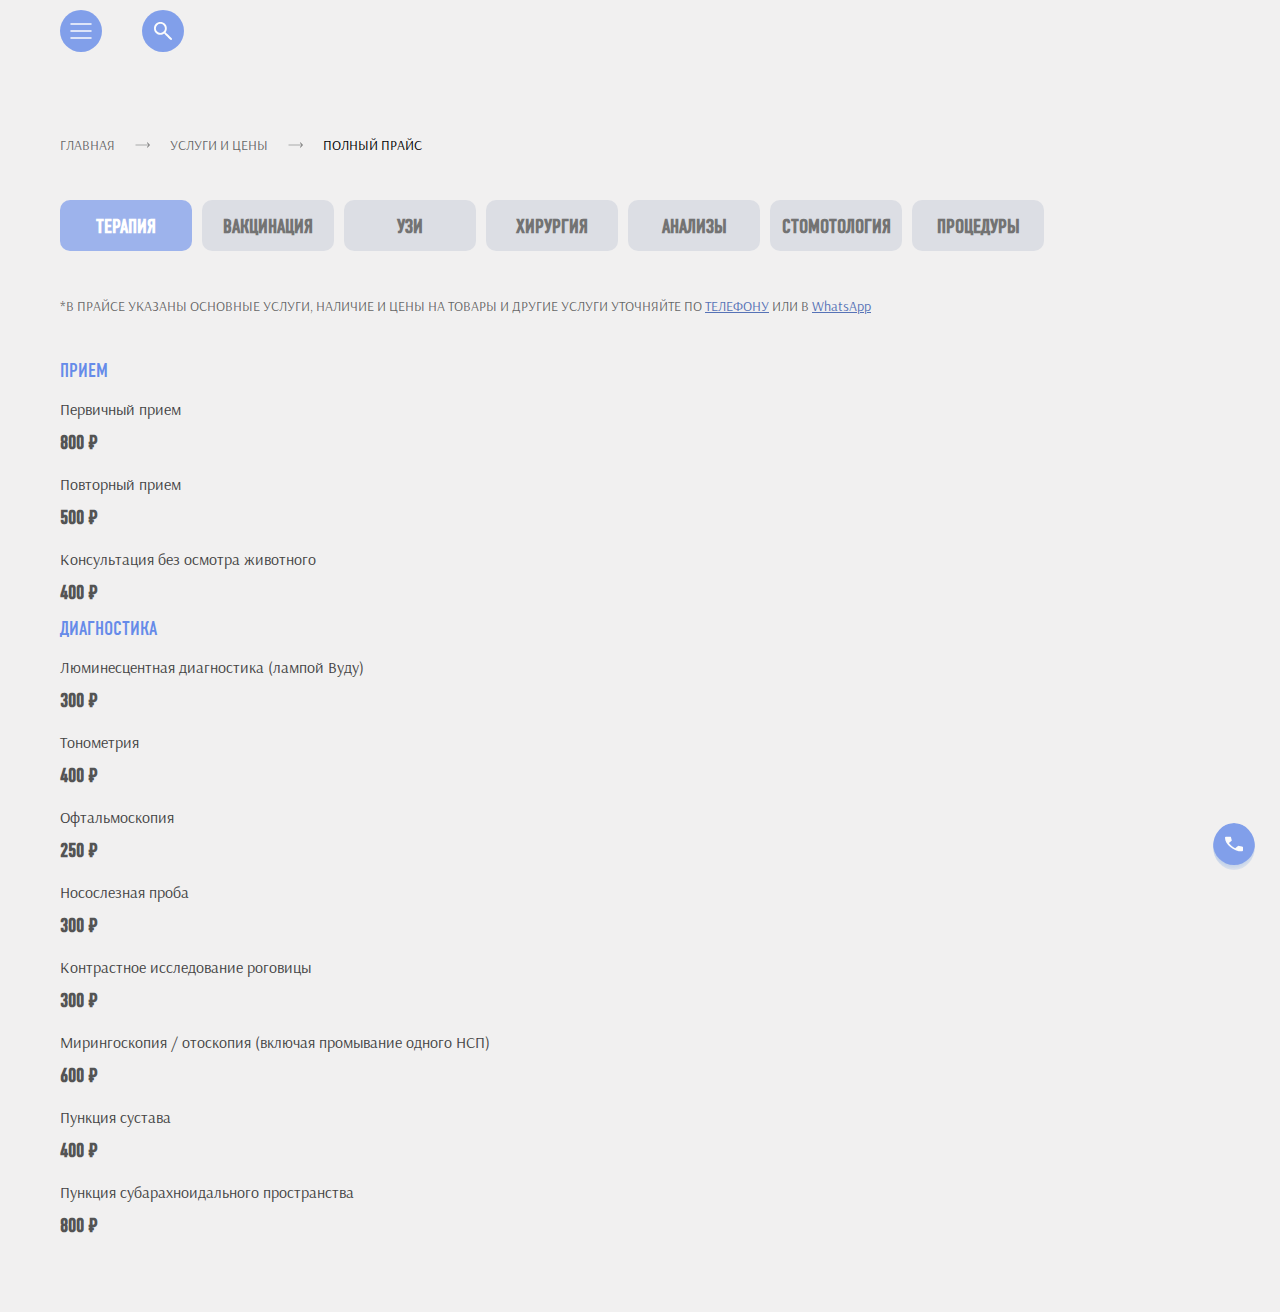
<file: pricePage.html>
<!DOCTYPE html>
<html lang="en">

<head>
    <meta charset="UTF-8">
    <meta name="viewport" content="width=device-width, initial-scale=1.0">
    <title>Полный прайс-лист</title>

    <link rel="stylesheet" href="assets/style.css">
    <link rel="stylesheet" media="screen and (max-width:1600px)" href="assets/style1600.css">
    <link rel="stylesheet" media="screen and (max-width:1200px)" href="assets/style1200.css">
    <link rel="stylesheet" media="screen and (max-width:970px)" href="assets/style970.css">
    <link rel="stylesheet" media="screen and (max-width:740px)" href="assets/style740.css">
    <link rel="stylesheet" media="screen and (max-width:500px)" href="assets/style500.css">

    <link href="https://fonts.googleapis.com/css2?family=Arsenal:ital,wght@0,400;0,700;1,400;1,700&family=Noto+Rashi+Hebrew:wght@100;200;300;400;500;600;700;800;900&display=swap" rel="stylesheet">
</head>

<body>

    <section>
        <div class="header">
            <div class="wrapper">
                <div class="main_nav nav">
                    <span class="svg burger menu color_hover cursor" id="menuBurger">
                        <svg xmlns="http://www.w3.org/2000/svg" width="42" height="42" viewBox="0 0 42 42" fill="none">
                            <path d="M11 14H31" stroke="white" stroke-width="1.5" stroke-linecap="round" stroke-linejoin="round" />
                            <path d="M11 21H31" stroke="white" stroke-width="1.5" stroke-linecap="round" />
                            <path d="M11 28H31" stroke="white" stroke-width="1.5" stroke-linecap="round" />
                        </svg>
                    </span>
                    <span class="svg search menu mobile_none color_hover cursor" id="navSearch">
                        <svg xmlns="http://www.w3.org/2000/svg" width="18" height="18" viewBox="0 0 18 18" fill="none" id="searchNavWhite">
                            <path d="M16.5507 17.867C15.8937 17.3707 10.1814 11.5043 10.1814 11.5043C9.69696 11.9033 9.13308 12.2163 8.48977 12.4431C7.84645 12.6699 7.15885 12.7834 6.42695 12.7834C4.63187 12.7834 3.11194 12.1608 1.86716 10.9157C0.622388 9.67057 0 8.16257 0 6.39169C0 4.6208 0.622828 3.1128 1.86848 1.86769C3.11414 0.622564 4.62549 0 6.40253 0C8.1796 0 9.68824 0.622564 10.9285 1.86769C12.1687 3.1128 12.7888 4.62161 12.7888 6.39413C12.7888 7.10538 12.6781 7.7808 12.4567 8.4204C12.2353 9.06 11.914 9.6484 11.4929 10.1856C11.4929 10.1856 17.3837 15.7089 17.8804 16.5398C18.3771 17.3707 17.2077 18.3633 16.5507 17.867ZM6.41206 10.9344C7.67261 10.9344 8.74225 10.4915 9.62099 9.60576C10.4997 8.71996 10.9391 7.6486 10.9391 6.39169C10.9391 5.13477 10.4995 4.06341 9.62041 3.17763C8.74129 2.29182 7.67184 1.84892 6.41206 1.84892C5.14324 1.84892 4.06564 2.29182 3.17927 3.17763C2.29291 4.06341 1.84973 5.13477 1.84973 6.39169C1.84973 7.6486 2.29272 8.71996 3.17871 9.60576C4.06469 10.4915 5.14247 10.9344 6.41206 10.9344Z" fill="white" />
                        </svg>
                        <svg xmlns="http://www.w3.org/2000/svg" width="18" height="18" viewBox="0 0 18 18" fill="none" style="display: none" id="searchNavBlack">
                            <path d="M16.5507 17.867C15.8937 17.3707 10.1814 11.5043 10.1814 11.5043C9.69696 11.9033 9.13308 12.2163 8.48977 12.4431C7.84645 12.6699 7.15885 12.7834 6.42695 12.7834C4.63187 12.7834 3.11194 12.1608 1.86716 10.9157C0.622388 9.67057 0 8.16257 0 6.39169C0 4.6208 0.622828 3.1128 1.86848 1.86769C3.11414 0.622564 4.62549 0 6.40253 0C8.1796 0 9.68824 0.622564 10.9285 1.86769C12.1687 3.1128 12.7888 4.62161 12.7888 6.39413C12.7888 7.10538 12.6781 7.7808 12.4567 8.4204C12.2353 9.06 11.914 9.6484 11.4929 10.1856C11.4929 10.1856 17.3837 15.7089 17.8804 16.5398C18.3771 17.3707 17.2077 18.3633 16.5507 17.867ZM6.41206 10.9344C7.67261 10.9344 8.74225 10.4915 9.62099 9.60576C10.4997 8.71996 10.9391 7.6486 10.9391 6.39169C10.9391 5.13477 10.4995 4.06341 9.62041 3.17763C8.74129 2.29182 7.67184 1.84892 6.41206 1.84892C5.14324 1.84892 4.06564 2.29182 3.17927 3.17763C2.29291 4.06341 1.84973 5.13477 1.84973 6.39169C1.84973 7.6486 2.29272 8.71996 3.17871 9.60576C4.06469 10.4915 5.14247 10.9344 6.41206 10.9344Z" fill="#545454" />
                        </svg>

                        <form action="#" style="display: none" id="searchNavForm">
                            <input type="text">
                            <input type="submit" value="Найти">
                        </form>

                        <span class="search_close" style="display: none" id="searchNavClose" data-close="true">
                            <svg xmlns="http://www.w3.org/2000/svg" width="14" height="14" viewBox="0 0 14 14" fill="none" data-close="true" class="close_black">
                                <path data-close="true" d="M1.40579 13.6478L1.02367 13.7349C0.291312 13.9019 -0.270738 13.0908 0.142857 12.4638L5.58731 7.3596L0.142857 2.25542C-0.239359 1.50112 0.537276 0.684634 1.30975 1.02866L1.40579 1.07143L6.85024 6.1756L12.2947 1.07143L12.5109 0.985798C13.2911 0.676821 14.0097 1.54851 13.5576 2.25542L8.11317 7.3596L13.5576 12.4638C13.9909 13.2257 13.1742 14.0874 12.3902 13.6955L12.2947 13.6478L6.85024 8.54359L1.40579 13.6478Z" fill="#545454" />
                            </svg>
                            <svg xmlns="http://www.w3.org/2000/svg" width="14" height="14" viewBox="0 0 14 14" fill="none" class="close_whiter" data-close="true">
                                <path d="M1.40579 13.6478L1.02367 13.7349C0.291312 13.9019 -0.270738 13.0908 0.142857 12.4638L5.58731 7.3596L0.142857 2.25542C-0.239359 1.50112 0.537276 0.684634 1.30975 1.02866L1.40579 1.07143L6.85024 6.1756L12.2947 1.07143L12.5109 0.985798C13.2911 0.676821 14.0097 1.54851 13.5576 2.25542L8.11317 7.3596L13.5576 12.4638C13.9909 13.2257 13.1742 14.0874 12.3902 13.6955L12.2947 13.6478L6.85024 8.54359L1.40579 13.6478Z" fill="white" data-close="true" />
                            </svg>
                        </span>
                    </span>
                </div>
                <div class="mobile_flex_header">
                    <svg class="cursor" xmlns="http://www.w3.org/2000/svg" width="60" height="55" viewBox="0 0 60 55" fill="none" id="mobileInfoOpen">
                        <path d="M19.4224 0.057415C18.4804 0.236767 17.7697 0.572477 16.963 1.2301C16.3087 1.75896 15.8405 2.29702 15.3893 3.02822C12.6986 7.41545 13.6068 14.6539 17.3805 18.802C17.8938 19.3677 18.785 20.1127 19.3942 20.4852C21.391 21.713 23.6361 21.7774 25.4355 20.6599C27.28 19.5102 28.5435 17.2936 29.023 14.3642C29.1414 13.61 29.164 11.2738 29.0512 10.5012C28.5886 7.27289 27.4097 4.601 25.5652 2.58214C25.1026 2.08088 24.1945 1.32668 23.6248 0.972572C23.0945 0.646059 22.0905 0.222971 21.5659 0.108002C21.0977 0.00222969 19.8624 -0.025362 19.4224 0.057415Z" fill="#668BE9" fill-opacity="0.8" />
                        <path d="M41.5993 0.986233C39.845 1.26676 38.0117 2.36127 36.4944 4.02602C34.5427 6.16445 33.2227 8.9927 32.7264 12.1107C32.5684 13.104 32.5853 15.3206 32.7546 16.222C33.1494 18.2776 33.9899 19.8504 35.2478 20.8713C36.3252 21.7543 37.6789 22.1636 39.0553 22.0302C42.3326 21.6991 45.5647 18.7835 47.2908 14.5986C48.7235 11.1265 48.8758 7.4705 47.7026 4.68365C46.5575 1.96577 44.2335 0.558546 41.5993 0.986233Z" fill="#668BE9" fill-opacity="0.8" />
                        <path d="M5.21141 15.9966C2.90434 16.2956 1.16699 17.8132 0.382921 20.2229C-0.0626989 21.6071 -0.124747 23.5156 0.22498 25.1942C1.03161 29.1031 3.80686 32.6948 7.08978 34.0836C8.77073 34.7918 10.446 34.916 11.8844 34.4285C14.0054 33.7111 15.3986 31.8532 15.8555 29.1261C15.9458 28.5789 15.9458 26.9555 15.8499 26.3209C15.1166 21.253 11.2865 16.806 7.02773 16.0656C6.52571 15.9782 5.63447 15.9461 5.21141 15.9966Z" fill="#668BE9" fill-opacity="0.8" />
                        <path d="M53.0137 19.7216C50.983 20.0757 48.9918 21.2392 47.3391 23.0419C45.5453 25.001 44.3382 27.5579 43.9885 30.1332C43.8982 30.8046 43.9152 32.2486 44.0167 32.8971C44.7049 37.2567 48.3375 39.3491 52.4496 37.7672C54.6552 36.9164 56.652 35.1643 58.0791 32.8327C60.7867 28.4178 60.6118 23.2442 57.6673 20.8483C56.4264 19.8365 54.7172 19.4226 53.0137 19.7216Z" fill="#668BE9" fill-opacity="0.8" />
                        <path d="M28.508 27.9028C24.7738 28.4455 20.0638 31.6416 15.8896 36.4611C12.6236 40.2367 10.3222 44.302 9.63404 47.5212C9.47046 48.2938 9.45354 49.6734 9.6002 50.2022C9.83147 51.0254 10.2207 51.5681 10.9765 52.1429C12.2401 53.0949 13.7574 53.6559 15.6584 53.8721C16.6455 53.9824 18.6423 53.9411 19.9115 53.7847C21.6094 53.5686 23.0421 53.288 26.2517 52.5338C29.3541 51.8072 30.2228 51.6555 31.0802 51.7015C32.1689 51.7612 32.9868 51.9774 35.3333 52.819C37.0143 53.4214 37.9506 53.7065 38.7516 53.8675C41.7412 54.4561 44.257 53.6881 46.8461 51.3979C47.6189 50.7173 47.8558 50.3862 48.0984 49.6642C48.2337 49.2503 48.245 49.1583 48.245 48.188C48.245 47.3096 48.2281 47.0613 48.1153 46.5554C47.4497 43.488 45.4698 39.7814 42.6099 36.2542C39.2085 32.0601 35.2149 29.0387 31.8812 28.1419C30.6684 27.8154 29.6362 27.7418 28.508 27.9028Z" fill="#668BE9" fill-opacity="0.8" />
                    </svg>

                    <svg xmlns="http://www.w3.org/2000/svg" width="60" height="60" viewBox="0 0 60 60" fill="none" id="navMobileOpen" class="cursor">
                        <circle cx="30" cy="30" r="30" fill="#668BE9" fill-opacity="0.8" />
                        <path d="M15.7148 20H44.2863" stroke="white" stroke-width="1.5" stroke-linecap="round" stroke-linejoin="round" />
                        <path d="M15.7148 30H44.2863" stroke="white" stroke-width="1.5" stroke-linecap="round" />
                        <path d="M15.7148 40H44.2863" stroke="white" stroke-width="1.5" stroke-linecap="round" />
                    </svg>
                </div>
            </div>
        </div>
    </section>

    <section>
        <div class="nav_window" id="nav" style="display: none">
            <div class="wrapper nav_flex">
                <nav>
                    <ul>
                        <li><a href="#">Главная</a></li>
                        <li><a href="#">Услуги и цены</a></li>
                        <li><a href="#">Акции</a></li>
                        <li><a href="#">Врачи</a></li>
                        <li><a href="#">Статьи</a></li>
                        <li><a href="#">Как найти нас</a></li>
                        <span class="array_animation cursor" id="navClose">

                            <svg class="array" xmlns="http://www.w3.org/2000/svg" width="42" height="42" viewBox="0 0 42 42" fill="none">
                                0
                                <circle cx="21" cy="21" r="21" fill="#668BE9" fill-opacity="0.8" />
                                <path d="M19.9024 14L12 21M12 21L19.9024 28M12 21H30" stroke="white" stroke-width="1.5" stroke-linecap="round" stroke-linejoin="round" />
                            </svg>

                            <svg class="array_hover" xmlns="http://www.w3.org/2000/svg" width="42" height="42" viewBox="0 0 42 42" fill="none">
                                0
                                <circle cx="21" cy="21" r="21" fill="#3B6BE3" fill-opacity="0.8" />
                                <path d="M19.9024 14L12 21M12 21L19.9024 28M12 21H30" stroke="white" stroke-width="1.5" stroke-linecap="round" stroke-linejoin="round" />
                            </svg>
                        </span>

                    </ul>

                </nav>

                <div class="nav_info">
                    <div class="footer_info__content nav_info">
                        <p class="title footer_title nav_title">Расписание</p>
                        <p class="footer_text">14:00 - 20:00</p>
                        <p class="footer_text weekday"><span class="gray">Пн</span> Вт Ср <span class="gray">Чт</span> Пт Сб Вс</p>
                        <p class="title footer_title">Контакты</p>
                        <div class="email footer_contact">
                            <svg xmlns="http://www.w3.org/2000/svg" xmlns:xlink="http://www.w3.org/1999/xlink" width="18" height="18" viewBox="0 0 18 18" fill="none">
                                <rect width="18" height="18" fill="url(#pattern0)" />
                                <defs>
                                    <pattern id="pattern0" patternContentUnits="objectBoundingBox" width="1" height="1">
                                        <use xlink:href="#image0_1208_1671" transform="scale(0.00195312)" />
                                    </pattern>
                                    <image id="image0_1208_1671" width="512" height="512" xlink:href="[data-uri]" />
                                </defs>
                            </svg>
                            <p class="footer_text">E - mail: </p>

                        </div>
                        <a href="#" class="footer_text footer_email">gavimur@.com </a>
                        <div class="adress footer_contact">
                            <svg xmlns="http://www.w3.org/2000/svg" width="18" height="22" viewBox="0 0 18 22" fill="none">
                                <path d="M9 0C9 0 0 1.90735e-06 0 8.24942C0 8.24942 9.53674e-07 13.7506 9 22C9 22 18 13.7506 18 8.24942C17.9951 8.24942 17.9951 0 9 0ZM9 10.9977C7.3412 10.9977 5.99835 9.76491 5.99835 8.24942C5.99835 6.7293 7.3412 5.50116 9 5.50116C10.6588 5.50116 12.0016 6.73394 12.0016 8.24942C11.9967 9.76491 10.6539 10.9977 9 10.9977Z" fill="white" />
                            </svg>
                            <p class="footer_text">Калининградская обл., г. Зеленоградск, улица Окружная д. 7, оф. 3</p>
                        </div>
                        <div class="tel footer_contact">
                            <svg xmlns="http://www.w3.org/2000/svg" xmlns:xlink="http://www.w3.org/1999/xlink" width="19" height="19" viewBox="0 0 19 19" fill="none">
                                <rect width="19" height="19" fill="url(#pattern0)" />
                                <defs>
                                    <pattern id="pattern0" patternContentUnits="objectBoundingBox" width="1" height="1">
                                        <use xlink:href="#image0_1208_1670" transform="scale(0.00195312)" />
                                    </pattern>
                                    <image id="image0_1208_1670" width="512" height="512" xlink:href="[data-uri]" />
                                </defs>
                            </svg>

                            <a href="#" class="footer_text">97 - 37 - 07</a>
                        </div>

                        <div class="social">
                            <span>
                                <a href="#">
                                    <svg xmlns="http://www.w3.org/2000/svg" width="40" height="40" viewBox="0 0 40 40" fill="none">
                                        <g clip-path="url(#clip0_1432_2024)">
                                            <path d="M20 40C31.0457 40 40 31.0457 40 20C40 8.95431 31.0457 0 20 0C8.95431 0 0 8.95431 0 20C0 31.0457 8.95431 40 20 40Z" fill="#4CAF50" />
                                            <path d="M20.0008 9.47363C18.0616 9.47437 16.1602 10.0108 14.5065 11.0238C12.8529 12.0367 11.5112 13.4868 10.6294 15.214C9.74773 16.9412 9.3603 18.8784 9.50988 20.8119C9.65947 22.7454 10.3403 24.6 11.4771 26.171L10.1614 30.0815L14.2114 28.7868C15.5815 29.6906 17.1439 30.2614 18.774 30.4537C20.404 30.6461 22.0564 30.4546 23.5993 29.8945C25.1421 29.3344 26.5326 28.4213 27.6597 27.2282C28.7867 26.035 29.6192 24.5947 30.0905 23.0225C30.5618 21.4503 30.6589 19.7897 30.3741 18.1732C30.0892 16.5568 29.4303 15.0293 28.45 13.7129C27.4697 12.3965 26.1951 11.3276 24.7281 10.5915C23.261 9.85541 21.6422 9.4726 20.0008 9.47363ZM25.5956 24.3605L24.4745 25.4815C23.2956 26.6605 20.1693 25.3631 17.3982 22.5868C14.6271 19.8105 13.385 16.6921 14.5061 15.5263L15.6271 14.4052C15.8442 14.2057 16.1283 14.0949 16.4232 14.0949C16.7181 14.0949 17.0022 14.2057 17.2193 14.4052L18.8719 16.0526C19.0066 16.1836 19.1055 16.347 19.159 16.5272C19.2125 16.7074 19.2188 16.8983 19.1773 17.0816C19.1358 17.2649 19.048 17.4345 18.9222 17.5741C18.7963 17.7137 18.6368 17.8187 18.4587 17.8789C18.1961 17.9628 17.9759 18.1448 17.8441 18.3869C17.7122 18.6291 17.6788 18.9127 17.7508 19.1789C18.0456 20.4157 19.6377 21.95 20.8193 22.2447C21.084 22.3002 21.3599 22.2584 21.5963 22.127C21.8327 21.9955 22.0137 21.7831 22.1061 21.5289C22.1657 21.3483 22.271 21.1862 22.4119 21.0585C22.5528 20.9307 22.7244 20.8417 22.91 20.8001C23.0956 20.7585 23.2888 20.7657 23.4707 20.821C23.6527 20.8763 23.8172 20.9779 23.9482 21.1157L25.5982 22.7684C25.7974 22.9858 25.9077 23.2701 25.9072 23.5649C25.9067 23.8598 25.7955 24.1437 25.5956 24.3605Z" fill="white" />
                                        </g>
                                        <defs>
                                            <clipPath id="clip0_1432_2024">
                                                <rect width="40" height="40" fill="white" />
                                            </clipPath>
                                        </defs>
                                    </svg>
                                </a>
                            </span>
                            <span>
                                <a href="#">
                                    <svg xmlns="http://www.w3.org/2000/svg" width="40" height="40" viewBox="0 0 40 40" fill="none">
                                        <g clip-path="url(#clip0_1432_2030)">
                                            <path d="M20 40C31.0457 40 40 31.0457 40 20C40 8.95431 31.0457 0 20 0C8.95431 0 0 8.95431 0 20C0 31.0457 8.95431 40 20 40Z" fill="#4D76A1" />
                                            <path fill-rule="evenodd" clip-rule="evenodd" d="M19.2452 28.7716H20.815C20.815 28.7716 21.2892 28.7196 21.5312 28.4586C21.7541 28.219 21.7469 27.7691 21.7469 27.7691C21.7469 27.7691 21.7163 25.6628 22.6938 25.3526C23.6575 25.0471 24.895 27.3883 26.2066 28.2885C27.1985 28.9699 27.9521 28.8205 27.9521 28.8205L31.4592 28.7716C31.4592 28.7716 33.2939 28.6586 32.424 27.2161C32.3527 27.0981 31.9173 26.1491 29.8164 24.1989C27.6174 22.1578 27.9119 22.488 30.5608 18.9574C32.174 16.8072 32.819 15.4945 32.6176 14.9323C32.4254 14.3968 31.2389 14.5383 31.2389 14.5383L27.2901 14.5629C27.2901 14.5629 26.9974 14.523 26.7803 14.6528C26.5681 14.78 26.4316 15.0767 26.4316 15.0767C26.4316 15.0767 25.8066 16.7405 24.9731 18.1556C23.2147 21.1414 22.5117 21.299 22.2243 21.1136C21.5558 20.6815 21.7227 19.3777 21.7227 18.4515C21.7227 15.558 22.1616 14.3515 20.8681 14.0392C20.4389 13.9354 20.123 13.867 19.0253 13.8559C17.6163 13.8413 16.4237 13.8602 15.7485 14.1911C15.2993 14.411 14.9527 14.9013 15.1638 14.9294C15.4248 14.9644 16.0159 15.0888 16.3293 15.5155C16.7339 16.066 16.7197 17.3024 16.7197 17.3024C16.7197 17.3024 16.9521 20.7086 16.1767 21.1318C15.6444 21.422 14.9142 20.8295 13.3466 18.1206C12.5434 16.7331 11.937 15.1993 11.937 15.1993C11.937 15.1993 11.82 14.9127 11.6115 14.7594C11.3583 14.5736 11.0047 14.5144 11.0047 14.5144L7.2523 14.539C7.2523 14.539 6.689 14.5547 6.48222 14.7996C6.29825 15.0175 6.4676 15.4681 6.4676 15.4681C6.4676 15.4681 9.40531 22.3411 12.7316 25.8047C15.7817 28.9802 19.2452 28.7716 19.2452 28.7716Z" fill="white" />
                                        </g>
                                        <defs>
                                            <clipPath id="clip0_1432_2030">
                                                <rect width="40" height="40" fill="white" />
                                            </clipPath>
                                        </defs>
                                    </svg>
                                </a>
                            </span>
                            <span>
                                <a href="#">
                                    <svg xmlns="http://www.w3.org/2000/svg" width="40" height="40" viewBox="0 0 40 40" fill="none">
                                        <g clip-path="url(#clip0_1432_2035)">
                                            <path d="M20 40C31.0457 40 40 31.0457 40 20C40 8.9543 31.0457 0 20 0C8.9543 0 0 8.9543 0 20C0 31.0457 8.9543 40 20 40Z" fill="url(#paint0_linear_1432_2035)" />
                                            <path fill-rule="evenodd" clip-rule="evenodd" d="M9.0537 19.7889C14.8841 17.2487 18.772 15.574 20.7172 14.7649C26.2714 12.4548 27.4256 12.0535 28.1778 12.0402C28.3432 12.0373 28.7132 12.0783 28.9528 12.2728C29.3082 12.5612 29.3103 13.1873 29.2708 13.6017C28.9698 16.7642 27.6675 24.4386 27.0049 27.9806C26.7245 29.4794 26.1725 29.982 25.6381 30.0311C24.4767 30.138 23.5947 29.2635 22.4698 28.5262C20.7096 27.3723 19.7151 26.654 18.0064 25.5281C16.0318 24.2268 17.3119 23.5117 18.4372 22.3428C18.7317 22.037 23.849 17.3824 23.9481 16.9601C23.9605 16.9073 23.972 16.7104 23.855 16.6065C23.7381 16.5026 23.5655 16.5381 23.441 16.5664C23.2644 16.6064 20.4524 18.4651 15.0049 22.1423C14.2067 22.6904 13.4837 22.9574 12.836 22.9435C12.1218 22.9281 10.7482 22.5397 9.72706 22.2078C8.47456 21.8006 7.47909 21.5853 7.56581 20.8939C7.61097 20.5337 8.10691 20.1654 9.0537 19.7889Z" fill="white" />
                                        </g>
                                        <defs>
                                            <linearGradient id="paint0_linear_1432_2035" x1="20" y1="0" x2="20" y2="39.6875" gradientUnits="userSpaceOnUse">
                                                <stop stop-color="#2AABEE" />
                                                <stop offset="1" stop-color="#229ED9" />
                                            </linearGradient>
                                            <clipPath id="clip0_1432_2035">
                                                <rect width="40" height="40" fill="white" />
                                            </clipPath>
                                        </defs>
                                    </svg>
                                </a>
                            </span>
                        </div>

                    </div>
                </div>
            </div>
        </div>
    </section>

    <section>
        <div class="nav_window" id="navMobile" style="display: none">
            <div class="wrapper nav_flex">
                <div class="window_close cursor" id="navMobileClose">
                    <svg xmlns="http://www.w3.org/2000/svg" width="60" height="60" viewBox="0 0 60 60" fill="none">
                        <circle cx="30" cy="30" r="30" fill="#668BE9" fill-opacity="0.8" />
                        <path d="M16 20L44 40M44 20L30.2373 30L16.4746 40" stroke="white" stroke-width="1.5" stroke-linecap="round" />
                    </svg>
                </div>
                <nav>
                    <ul>
                        <li><a href="#">Главная</a></li>
                        <li><a href="#">Услуги и цены</a></li>
                        <li><a href="#">Акции</a></li>
                        <li><a href="#">Врачи</a></li>
                        <li><a href="#">Статьи</a></li>
                        <li><a href="#">Как найти нас</a></li>
                        <li class="mobile_search">

                            <span class="svg search menu  cursor" id="mobileSearch">
                                <svg xmlns="http://www.w3.org/2000/svg" width="18" height="18" viewBox="0 0 18 18" fill="none" id="searchMobileWhite">
                                    <path d="M16.5507 17.867C15.8937 17.3707 10.1814 11.5043 10.1814 11.5043C9.69696 11.9033 9.13308 12.2163 8.48977 12.4431C7.84645 12.6699 7.15885 12.7834 6.42695 12.7834C4.63187 12.7834 3.11194 12.1608 1.86716 10.9157C0.622388 9.67057 0 8.16257 0 6.39169C0 4.6208 0.622828 3.1128 1.86848 1.86769C3.11414 0.622564 4.62549 0 6.40253 0C8.1796 0 9.68824 0.622564 10.9285 1.86769C12.1687 3.1128 12.7888 4.62161 12.7888 6.39413C12.7888 7.10538 12.6781 7.7808 12.4567 8.4204C12.2353 9.06 11.914 9.6484 11.4929 10.1856C11.4929 10.1856 17.3837 15.7089 17.8804 16.5398C18.3771 17.3707 17.2077 18.3633 16.5507 17.867ZM6.41206 10.9344C7.67261 10.9344 8.74225 10.4915 9.62099 9.60576C10.4997 8.71996 10.9391 7.6486 10.9391 6.39169C10.9391 5.13477 10.4995 4.06341 9.62041 3.17763C8.74129 2.29182 7.67184 1.84892 6.41206 1.84892C5.14324 1.84892 4.06564 2.29182 3.17927 3.17763C2.29291 4.06341 1.84973 5.13477 1.84973 6.39169C1.84973 7.6486 2.29272 8.71996 3.17871 9.60576C4.06469 10.4915 5.14247 10.9344 6.41206 10.9344Z" fill="white" />
                                </svg>
                                <svg xmlns="http://www.w3.org/2000/svg" width="18" height="18" viewBox="0 0 18 18" fill="none" style="display: none" id="searchMobileBlack">
                                    <path d="M16.5507 17.867C15.8937 17.3707 10.1814 11.5043 10.1814 11.5043C9.69696 11.9033 9.13308 12.2163 8.48977 12.4431C7.84645 12.6699 7.15885 12.7834 6.42695 12.7834C4.63187 12.7834 3.11194 12.1608 1.86716 10.9157C0.622388 9.67057 0 8.16257 0 6.39169C0 4.6208 0.622828 3.1128 1.86848 1.86769C3.11414 0.622564 4.62549 0 6.40253 0C8.1796 0 9.68824 0.622564 10.9285 1.86769C12.1687 3.1128 12.7888 4.62161 12.7888 6.39413C12.7888 7.10538 12.6781 7.7808 12.4567 8.4204C12.2353 9.06 11.914 9.6484 11.4929 10.1856C11.4929 10.1856 17.3837 15.7089 17.8804 16.5398C18.3771 17.3707 17.2077 18.3633 16.5507 17.867ZM6.41206 10.9344C7.67261 10.9344 8.74225 10.4915 9.62099 9.60576C10.4997 8.71996 10.9391 7.6486 10.9391 6.39169C10.9391 5.13477 10.4995 4.06341 9.62041 3.17763C8.74129 2.29182 7.67184 1.84892 6.41206 1.84892C5.14324 1.84892 4.06564 2.29182 3.17927 3.17763C2.29291 4.06341 1.84973 5.13477 1.84973 6.39169C1.84973 7.6486 2.29272 8.71996 3.17871 9.60576C4.06469 10.4915 5.14247 10.9344 6.41206 10.9344Z" fill="#545454" />
                                </svg>

                                <form action="#" style="display: none" id="searchMobileForm">
                                    <input type="text">
                                    <input type="submit" value="Найти" class="mobileSearchButton">
                                </form>

                                <span class="search_close" style="display: none" id="searchMobileClose" data-close="true">
                                    <svg xmlns="http://www.w3.org/2000/svg" width="14" height="14" viewBox="0 0 14 14" fill="none" data-close="true" class="close_black">
                                        <path data-close="true" d="M1.40579 13.6478L1.02367 13.7349C0.291312 13.9019 -0.270738 13.0908 0.142857 12.4638L5.58731 7.3596L0.142857 2.25542C-0.239359 1.50112 0.537276 0.684634 1.30975 1.02866L1.40579 1.07143L6.85024 6.1756L12.2947 1.07143L12.5109 0.985798C13.2911 0.676821 14.0097 1.54851 13.5576 2.25542L8.11317 7.3596L13.5576 12.4638C13.9909 13.2257 13.1742 14.0874 12.3902 13.6955L12.2947 13.6478L6.85024 8.54359L1.40579 13.6478Z" fill="#545454" />
                                    </svg>
                                    <svg xmlns="http://www.w3.org/2000/svg" width="14" height="14" viewBox="0 0 14 14" fill="none" class="close_whiter close_whiter__mobile" data-close="true">
                                        <path d="M1.40579 13.6478L1.02367 13.7349C0.291312 13.9019 -0.270738 13.0908 0.142857 12.4638L5.58731 7.3596L0.142857 2.25542C-0.239359 1.50112 0.537276 0.684634 1.30975 1.02866L1.40579 1.07143L6.85024 6.1756L12.2947 1.07143L12.5109 0.985798C13.2911 0.676821 14.0097 1.54851 13.5576 2.25542L8.11317 7.3596L13.5576 12.4638C13.9909 13.2257 13.1742 14.0874 12.3902 13.6955L12.2947 13.6478L6.85024 8.54359L1.40579 13.6478Z" fill="white" data-close="true" />
                                    </svg>
                                </span>
                            </span>
                        </li>
                    </ul>

                </nav>
            </div>

        </div>
    </section>

    <section>
        <div class="nav_window" id="navInfoMobile" style="display: none">
            <div class="wrapper nav_flex">
                <div class="nav_info">
                    <div class="footer_info__content nav_info">
                        <p class="title footer_title nav_title">Расписание</p>
                        <p class="footer_text">14:00 - 20:00</p>
                        <p class="footer_text weekday"><span class="gray">Пн</span> Вт Ср <span class="gray">Чт</span> Пт Сб Вс</p>
                        <p class="title footer_title">Контакты</p>
                        <div class="email footer_contact">
                            <svg xmlns="http://www.w3.org/2000/svg" width="20" height="15" viewBox="0 0 20 15" fill="none">
                                <path fill-rule="evenodd" clip-rule="evenodd" d="M3.96802 4.05627e-07H16.032C16.4706 -8.96937e-06 16.8491 -1.84309e-05 17.1624 0.0200159C17.4922 0.0411191 17.8221 0.0875256 18.1481 0.214088C18.8831 0.499538 19.4672 1.04707 19.7716 1.7362C19.9066 2.04176 19.9561 2.35105 19.9787 2.66027C20 2.95395 20 3.30878 20 3.72001V11.28C20 11.6912 20 12.046 19.9787 12.3397C19.9561 12.6489 19.9066 12.9582 19.7716 13.2638C19.4672 13.9529 18.8831 14.5005 18.1481 14.7859C17.8221 14.9124 17.4922 14.9588 17.1624 14.98C16.8491 15 16.4706 15 16.032 15H3.96801C3.52936 15 3.15088 15 2.83762 14.98C2.50779 14.9588 2.17788 14.9124 1.85195 14.7859C1.11687 14.5005 0.53284 13.9529 0.22836 13.2638C0.0933604 12.9582 0.0438603 12.6489 0.0213503 12.3397C-1.96602e-05 12.046 -9.56733e-06 11.6912 4.32668e-07 11.28V3.72002C-9.56733e-06 3.30878 -1.96602e-05 2.95395 0.0213503 2.66027C0.0438603 2.35105 0.0933604 2.04176 0.22836 1.7362C0.53284 1.04707 1.11687 0.499538 1.85195 0.214088C2.17788 0.0875256 2.50779 0.0411191 2.83762 0.0200159C3.15088 -1.84309e-05 3.52937 -8.96937e-06 3.96802 4.05627e-07ZM2.31745 2.13541C2.68114 1.74576 3.3129 1.70627 3.72854 2.04722L9.3415 6.65156C9.7185 6.96084 10.2815 6.96084 10.6585 6.65156L16.2715 2.04722C16.6871 1.70627 17.3189 1.74576 17.6825 2.13541C18.0462 2.52507 18.0041 3.11735 17.5885 3.4583L11.9755 8.06269C10.8444 8.99053 9.1556 8.99053 8.0245 8.06269L2.41153 3.4583C1.99589 3.11735 1.95377 2.52507 2.31745 2.13541Z" fill="white" />
                            </svg>
                            <p class="footer_text">E - mail: </p>

                        </div>
                        <a href="#" class="footer_text footer_email">gavimur@.com </a>
                        <div class="adress footer_contact">

                            <p class="footer_text nav_address__mobile">
                                <svg xmlns="http://www.w3.org/2000/svg" width="18" height="22" viewBox="0 0 18 22" fill="none">
                                    <path d="M9 0C9 0 0 1.90735e-06 0 8.24942C0 8.24942 9.53674e-07 13.7506 9 22C9 22 18 13.7506 18 8.24942C17.9951 8.24942 17.9951 0 9 0ZM9 10.9977C7.3412 10.9977 5.99835 9.76491 5.99835 8.24942C5.99835 6.7293 7.3412 5.50116 9 5.50116C10.6588 5.50116 12.0016 6.73394 12.0016 8.24942C11.9967 9.76491 10.6539 10.9977 9 10.9977Z" fill="white" />
                                </svg>

                                <span class="city_mobile">Калининградская обл.,</span><br>г. Зеленоградск, улица Окружная д. 7, оф. 3
                            </p>
                        </div>
                        <div class="tel footer_contact">
                            <svg xmlns="http://www.w3.org/2000/svg" width="29" height="29" viewBox="0 0 29 29" fill="none">
                                <path d="M20.2294 18.6047L19.4956 19.3772C19.4956 19.3772 17.7514 21.2136 12.9905 16.2011C8.22974 11.1889 9.97389 9.35264 9.97389 9.35264L10.436 8.86614C11.5744 7.66768 11.6817 5.74356 10.6884 4.33888L8.65691 1.46549C7.42766 -0.273084 5.05237 -0.502748 3.64344 0.980589L1.11464 3.64295C0.416034 4.37846 -0.0521223 5.3319 0.0046532 6.38958C0.149895 9.09548 1.30614 14.9175 7.75807 21.7101C14.6 28.9134 21.0198 29.1997 23.6451 28.9405C24.4755 28.8587 25.1976 28.4109 25.7795 27.7981L28.0683 25.3887C29.6132 23.7621 29.1775 20.9737 27.2008 19.8361L24.1228 18.0643C22.8249 17.3173 21.2438 17.5367 20.2294 18.6047Z" fill="white" />
                            </svg>

                            <a href="#" class="footer_text nav_tel__mobile">97 - 37 - 07</a>
                        </div>

                        <div class="social">
                            <span>
                                <a href="#">
                                    <svg xmlns="http://www.w3.org/2000/svg" width="40" height="40" viewBox="0 0 40 40" fill="none">
                                        <g clip-path="url(#clip0_1432_2024)">
                                            <path d="M20 40C31.0457 40 40 31.0457 40 20C40 8.95431 31.0457 0 20 0C8.95431 0 0 8.95431 0 20C0 31.0457 8.95431 40 20 40Z" fill="#4CAF50" />
                                            <path d="M20.0008 9.47363C18.0616 9.47437 16.1602 10.0108 14.5065 11.0238C12.8529 12.0367 11.5112 13.4868 10.6294 15.214C9.74773 16.9412 9.3603 18.8784 9.50988 20.8119C9.65947 22.7454 10.3403 24.6 11.4771 26.171L10.1614 30.0815L14.2114 28.7868C15.5815 29.6906 17.1439 30.2614 18.774 30.4537C20.404 30.6461 22.0564 30.4546 23.5993 29.8945C25.1421 29.3344 26.5326 28.4213 27.6597 27.2282C28.7867 26.035 29.6192 24.5947 30.0905 23.0225C30.5618 21.4503 30.6589 19.7897 30.3741 18.1732C30.0892 16.5568 29.4303 15.0293 28.45 13.7129C27.4697 12.3965 26.1951 11.3276 24.7281 10.5915C23.261 9.85541 21.6422 9.4726 20.0008 9.47363ZM25.5956 24.3605L24.4745 25.4815C23.2956 26.6605 20.1693 25.3631 17.3982 22.5868C14.6271 19.8105 13.385 16.6921 14.5061 15.5263L15.6271 14.4052C15.8442 14.2057 16.1283 14.0949 16.4232 14.0949C16.7181 14.0949 17.0022 14.2057 17.2193 14.4052L18.8719 16.0526C19.0066 16.1836 19.1055 16.347 19.159 16.5272C19.2125 16.7074 19.2188 16.8983 19.1773 17.0816C19.1358 17.2649 19.048 17.4345 18.9222 17.5741C18.7963 17.7137 18.6368 17.8187 18.4587 17.8789C18.1961 17.9628 17.9759 18.1448 17.8441 18.3869C17.7122 18.6291 17.6788 18.9127 17.7508 19.1789C18.0456 20.4157 19.6377 21.95 20.8193 22.2447C21.084 22.3002 21.3599 22.2584 21.5963 22.127C21.8327 21.9955 22.0137 21.7831 22.1061 21.5289C22.1657 21.3483 22.271 21.1862 22.4119 21.0585C22.5528 20.9307 22.7244 20.8417 22.91 20.8001C23.0956 20.7585 23.2888 20.7657 23.4707 20.821C23.6527 20.8763 23.8172 20.9779 23.9482 21.1157L25.5982 22.7684C25.7974 22.9858 25.9077 23.2701 25.9072 23.5649C25.9067 23.8598 25.7955 24.1437 25.5956 24.3605Z" fill="white" />
                                        </g>
                                        <defs>
                                            <clipPath id="clip0_1432_2024">
                                                <rect width="40" height="40" fill="white" />
                                            </clipPath>
                                        </defs>
                                    </svg>
                                </a>
                            </span>
                            <span>
                                <a href="#">
                                    <svg xmlns="http://www.w3.org/2000/svg" width="40" height="40" viewBox="0 0 40 40" fill="none">
                                        <g clip-path="url(#clip0_1432_2030)">
                                            <path d="M20 40C31.0457 40 40 31.0457 40 20C40 8.95431 31.0457 0 20 0C8.95431 0 0 8.95431 0 20C0 31.0457 8.95431 40 20 40Z" fill="#4D76A1" />
                                            <path fill-rule="evenodd" clip-rule="evenodd" d="M19.2452 28.7716H20.815C20.815 28.7716 21.2892 28.7196 21.5312 28.4586C21.7541 28.219 21.7469 27.7691 21.7469 27.7691C21.7469 27.7691 21.7163 25.6628 22.6938 25.3526C23.6575 25.0471 24.895 27.3883 26.2066 28.2885C27.1985 28.9699 27.9521 28.8205 27.9521 28.8205L31.4592 28.7716C31.4592 28.7716 33.2939 28.6586 32.424 27.2161C32.3527 27.0981 31.9173 26.1491 29.8164 24.1989C27.6174 22.1578 27.9119 22.488 30.5608 18.9574C32.174 16.8072 32.819 15.4945 32.6176 14.9323C32.4254 14.3968 31.2389 14.5383 31.2389 14.5383L27.2901 14.5629C27.2901 14.5629 26.9974 14.523 26.7803 14.6528C26.5681 14.78 26.4316 15.0767 26.4316 15.0767C26.4316 15.0767 25.8066 16.7405 24.9731 18.1556C23.2147 21.1414 22.5117 21.299 22.2243 21.1136C21.5558 20.6815 21.7227 19.3777 21.7227 18.4515C21.7227 15.558 22.1616 14.3515 20.8681 14.0392C20.4389 13.9354 20.123 13.867 19.0253 13.8559C17.6163 13.8413 16.4237 13.8602 15.7485 14.1911C15.2993 14.411 14.9527 14.9013 15.1638 14.9294C15.4248 14.9644 16.0159 15.0888 16.3293 15.5155C16.7339 16.066 16.7197 17.3024 16.7197 17.3024C16.7197 17.3024 16.9521 20.7086 16.1767 21.1318C15.6444 21.422 14.9142 20.8295 13.3466 18.1206C12.5434 16.7331 11.937 15.1993 11.937 15.1993C11.937 15.1993 11.82 14.9127 11.6115 14.7594C11.3583 14.5736 11.0047 14.5144 11.0047 14.5144L7.2523 14.539C7.2523 14.539 6.689 14.5547 6.48222 14.7996C6.29825 15.0175 6.4676 15.4681 6.4676 15.4681C6.4676 15.4681 9.40531 22.3411 12.7316 25.8047C15.7817 28.9802 19.2452 28.7716 19.2452 28.7716Z" fill="white" />
                                        </g>
                                        <defs>
                                            <clipPath id="clip0_1432_2030">
                                                <rect width="40" height="40" fill="white" />
                                            </clipPath>
                                        </defs>
                                    </svg>
                                </a>
                            </span>
                            <span>
                                <a href="#">
                                    <svg xmlns="http://www.w3.org/2000/svg" width="40" height="40" viewBox="0 0 40 40" fill="none">
                                        <g clip-path="url(#clip0_1514_2566)">
                                            <path d="M20 40C31.0457 40 40 31.0457 40 20C40 8.9543 31.0457 0 20 0C8.9543 0 0 8.9543 0 20C0 31.0457 8.9543 40 20 40Z" fill="url(#paint0_linear_1514_2566)" />
                                            <path fill-rule="evenodd" clip-rule="evenodd" d="M9.05175 19.7889C14.8821 17.2487 18.77 15.574 20.7153 14.7649C26.2695 12.4548 27.4236 12.0535 28.1758 12.0402C28.3413 12.0373 28.7112 12.0783 28.9508 12.2728C29.3063 12.5612 29.3083 13.1873 29.2689 13.6017C28.9678 16.7642 27.6655 24.4386 27.0029 27.9806C26.7225 29.4794 26.1705 29.982 25.6361 30.0311C24.4747 30.138 23.5928 29.2635 22.4678 28.5262C20.7076 27.3723 19.7132 26.654 18.0045 25.5281C16.0299 24.2268 17.31 23.5117 18.4353 22.3428C18.7298 22.037 23.8471 17.3824 23.9461 16.9601C23.9585 16.9073 23.97 16.7104 23.8531 16.6065C23.7361 16.5026 23.5635 16.5381 23.439 16.5664C23.2625 16.6064 20.4504 18.4651 15.0029 22.1423C14.2047 22.6904 13.4818 22.9574 12.834 22.9435C12.1199 22.9281 10.7463 22.5397 9.72511 22.2078C8.47261 21.8006 7.47714 21.5853 7.56386 20.8939C7.60902 20.5337 8.10495 20.1654 9.05175 19.7889Z" fill="white" />
                                        </g>
                                        <defs>
                                            <linearGradient id="paint0_linear_1514_2566" x1="20" y1="0" x2="20" y2="39.6875" gradientUnits="userSpaceOnUse">
                                                <stop stop-color="#2AABEE" />
                                                <stop offset="1" stop-color="#229ED9" />
                                            </linearGradient>
                                            <clipPath id="clip0_1514_2566">
                                                <rect width="40" height="40" fill="white" />
                                            </clipPath>
                                        </defs>
                                    </svg>
                                </a>
                            </span>
                        </div>

                    </div>
                </div>
                <div class="window_close cursor" id="navInfoMobileClose">
                    <svg xmlns="http://www.w3.org/2000/svg" width="60" height="60" viewBox="0 0 60 60" fill="none">
                        <circle cx="30" cy="30" r="30" fill="#668BE9" fill-opacity="0.8" />
                        <path d="M16 20L44 40M44 20L30.2373 30L16.4746 40" stroke="white" stroke-width="1.5" stroke-linecap="round" />
                    </svg>
                </div>
            </div>
        </div>
    </section>

    <div class="overflow_container" id="phonoButton"><a href="#" class="advantage_right__order1 button_animation"><span class="svg tel menu color_hover cursor ">
                <svg xmlns="http://www.w3.org/2000/svg" width="18" height="18" viewBox="0 0 22 18" fill="none">
                    <path d="M20.4885 18C17.9744 18 15.4939 17.5112 13.0471 16.5335C10.6003 15.5558 8.41146 14.2775 6.48047 12.6986C4.54947 11.1197  2.98664 9.32836 1.792 7.32471C0.597332 5.32105 0 3.29181 0 1.23697C0 0.887035 0.14502 0.593392 0.43506 0.356035C0.7251 0.118678 1.08392 0 1.51152 0H5.92972C6.30065 0 6.61671 0.0907438 6.87791 0.272232C7.13911 0.45372 7.30753 0.702585 7.38318 1.01883L8.1809 4.1235C8.23685 4.40748 8.23106 4.66121 8.16353 4.88468C8.09598 5.10816 7.95733 5.30116 7.74758 5.46367L4.74651 7.87992C5.74144 9.22769 6.88284 10.4248 8.1707 11.4713C9.45856 12.5179 10.9004 13.4109 12.4961 14.1505L15.3771 11.7574C15.6135 11.5569 15.8867 11.4156 16.1966 11.3334C16.5065 11.2513 16.8259 11.2392 17.1548 11.2973L20.7503 11.9383C21.1281 12.0083 21.4309 12.1547 21.6586 12.3775C21.8862 12.6004 22 12.8705 22 13.1881V16.7572C22 17.1097 21.855 17.405 21.5649 17.643C21.2749 17.881 20.9161 18 20.4885 18Z" fill="white" />
                </svg>
                <span class="flare"></span>
            </span>

        </a>

    </div>

    <!--    Контент-->
    <div class="wrapper content content_page">

        <div class="breadCrumbs">
            <p class="breadCrumbs_text"><a href="#">Главная</a></p>
            <p class="breadCrumbs_svg">
                <svg xmlns="http://www.w3.org/2000/svg" width="15" height="6" viewBox="0 0 15 6" fill="none">
                    <path d="M14.7475 3.24749C14.8842 3.1108 14.8842 2.8892 14.7475 2.75251L12.5201 0.525126C12.3834 0.388443 12.1618 0.388443 12.0251 0.525126C11.8884 0.66181 11.8884 0.883418 12.0251 1.0201L14.005 3L12.0251 4.9799C11.8884 5.11658 11.8884 5.33819 12.0251 5.47487C12.1618 5.61156 12.3834 5.61156 12.5201 5.47487L14.7475 3.24749ZM0.5 3.35H14.5V2.65H0.5V3.35Z" fill="#666666" />
                </svg>
            </p>
            <p class="breadCrumbs_text">Услуги и цены</p>
            <p class="breadCrumbs_svg">
                <svg xmlns="http://www.w3.org/2000/svg" width="15" height="6" viewBox="0 0 15 6" fill="none">
                    <path d="M14.7475 3.24749C14.8842 3.1108 14.8842 2.8892 14.7475 2.75251L12.5201 0.525126C12.3834 0.388443 12.1618 0.388443 12.0251 0.525126C11.8884 0.66181 11.8884 0.883418 12.0251 1.0201L14.005 3L12.0251 4.9799C11.8884 5.11658 11.8884 5.33819 12.0251 5.47487C12.1618 5.61156 12.3834 5.61156 12.5201 5.47487L14.7475 3.24749ZM0.5 3.35H14.5V2.65H0.5V3.35Z" fill="#666666" />
                </svg>
            </p>
            <div>

                <p class="breadCrumbs_text breadCrumbs_text__active"><span class="mobile_none2">Полный прайс</span>
                    <!--                                <span class="mobile_block2">Услуги..</span>-->
                </p>
            </div>
        </div>


        <div class="office office__tablet office_price" id="office">
            <p class="office_button office_active">Терапия</p>
            <p class="office_button">Вакцинация</p>
            <p class="office_button">УЗИ</p>
            <p class="office_button">Хирургия</p>
            <p class="office_button">Анализы</p>
            <p class="office_button">Стомотология</p>
            <p class="office_button">Процедуры</p>
        </div>

       
        <div class="servicesPage_slider__tablet tablet_block">
            <p class="slider_array color_hover cursor array_animation" id="pricePageLeft">
                <svg class="array" xmlns="http://www.w3.org/2000/svg" width="37" height="38" viewBox="0 0 37 38" fill="none">
                    <path d="M22 13L12 18.5L22 24" stroke="#668BE9" stroke-width="1.5" stroke-linecap="round" stroke-linejoin="round" />
                </svg>
                <svg class="array_hover" xmlns="http://www.w3.org/2000/svg" width="37" height="38" viewBox="0 0 37 38" fill="none">
                    <path d="M22 13L12 18.5L22 24" stroke="#fff" stroke-width="1.5" stroke-linecap="round" stroke-linejoin="round" />
                </svg>
            </p>
            <p class="slider_array color_hover cursor array_animation" id="pricePageRight">
                <svg class="array" xmlns="http://www.w3.org/2000/svg" width="37" height="38" viewBox="0 0 37 38" fill="none">
                    <path d="M15 13L25 18.5L15 24" stroke="#668BE9" stroke-width="1.5" stroke-linecap="round" stroke-linejoin="round" />
                </svg>

                <svg class="array_hover" xmlns="http://www.w3.org/2000/svg" width="37" height="38" viewBox="0 0 37 38" fill="none">
                    <path d="M15 13L25 18.5L15 24" stroke="#fff" stroke-width="1.5" stroke-linecap="round" stroke-linejoin="round" />
                </svg>

            </p>

        </div>
        <p class="prise_text">*в прайсе указаны основные услуги, наличие и цены на товары и другие услуги уточняйте по <a href="#">телефону</a> или в <a href="#">WhatsApp</a></p>

        <div id="info">
            <div>
                <p class="servicesPage_title">Прием</p>
                <p class="servicesPage_text">Первичный прием</p>
                <p class="servicesPage_price">800 ₽</p>
                <p class="servicesPage_text">Повторный прием</p>
                <p class="servicesPage_price">500 ₽</p>
                <p class="servicesPage_text">Консультация без осмотра животного</p>
                <p class="servicesPage_price">400 ₽</p>

                <p class="servicesPage_title">Диагностика</p>
                <p class="servicesPage_text">Люминесцентная диагностика (лампой Вуду)</p>
                <p class="servicesPage_price">300 ₽</p>
                <p class="servicesPage_text">Тонометрия</p>
                <p class="servicesPage_price">400 ₽</p>
                <p class="servicesPage_text">Офтальмоскопия</p>
                <p class="servicesPage_price">250 ₽</p>
                <p class="servicesPage_text">Носослезная проба</p>
                <p class="servicesPage_price">300 ₽</p>
                <p class="servicesPage_text">Контрастное исследование роговицы</p>
                <p class="servicesPage_price">300 ₽</p>
                <p class="servicesPage_text">Мирингоскопия / отоскопия (включая промывание одного НСП)</p>
                <p class="servicesPage_price">600 ₽</p>
                <p class="servicesPage_text">Пункция сустава</p>
                <p class="servicesPage_price">400 ₽</p>
                <p class="servicesPage_text">Пункция субарахноидального пространства</p>
                <p class="servicesPage_price">800 ₽</p>
            </div>

            <div style="display: none">
                <p class="servicesPage_title">Вакцинация кошки</p>
                <p class="servicesPage_text">Комплексная вакцинация (импорт)</p>
                <p class="servicesPage_price">от 1 600 ₽</p>
                <p class="servicesPage_text">Комплексная вакцинация (РФ)</p>
                <p class="servicesPage_price">от 1 400 ₽</p>
                <p class="servicesPage_text">Вакцинация от бешенства (импорт)</p>
                <p class="servicesPage_price">от 550 ₽</p>
                <p class="servicesPage_text">Вакцинация от бешентва (РФ)</p>
                <p class="servicesPage_price">от 200 ₽</p>

                <p class="servicesPage_title">Вакцинация собаки</p>
                <p class="servicesPage_text">Комплексная вакцинация (импорт)</p>
                <p class="servicesPage_price">от 1 700 ₽</p>
                <p class="servicesPage_text">Комплексная вакцинация (РФ)</p>
                <p class="servicesPage_price">от 1 300 ₽</p>
                <p class="servicesPage_text">Вакцинация от бешенства (импорт)</p>
                <p class="servicesPage_price">от 650 ₽</p>
                <p class="servicesPage_text">Вакцинация от бешентва (РФ)</p>
                <p class="servicesPage_price">от 500 ₽</p>

                <p class="servicesPage_title">Электронное чипирование</p>
                <p class="servicesPage_text">Электронное чипирование с внесением в международную базу</p>
                <p class="servicesPage_price">1 500 ₽</p>
            </div>

            <div style="display: none">
                <p class="servicesPage_title">УЗИ</p>
                <p class="servicesPage_text">УЗИ одного органа / системы</p>
                <p class="servicesPage_price">650 ₽</p>
                <p class="servicesPage_text">УЗИ двух орган / систем</p>
                <p class="servicesPage_price">750 ₽</p>
                <p class="servicesPage_text">УЗИ брюшной полости (полное)</p>
                <p class="servicesPage_price">1 100 ₽</p>
            </div>

            <div style="display: none">
                <p class="servicesPage_title">Кастрация</p>
                <p class="servicesPage_text">Кастрация кота</p>
                <p class="servicesPage_price">2 200 ₽</p>
                <p class="servicesPage_text">Кастрация кошки</p>
                <p class="servicesPage_price">5 000 ₽</p>
                <p class="servicesPage_text">Кастрация кота - крипторха</p>
                <p class="servicesPage_price">от 6 500 ₽</p>
                <p class="servicesPage_text">Кастрация кобеля</p>
                <p class="servicesPage_price">от 4 500 ₽</p>
                <p class="servicesPage_text">Кастрация кобеля-крипторха</p>
                <p class="servicesPage_price">от 6 500 ₽</p>
                <p class="servicesPage_text">Кастрация суки до 10 кг</p>
                <p class="servicesPage_price">от 5 200 ₽</p>
                <p class="servicesPage_text">Кастрация суки от 10 кг до 20 кг</p>
                <p class="servicesPage_price">от 6 000 ₽</p>
                <p class="servicesPage_text">Кастрация суки от 20 кг</p>
                <p class="servicesPage_price">от 6 500 ₽</p>
                
                <p class="servicesPage_title">Раневая хирургия</p>
                <p class="servicesPage_text">Вскрытие абцесса</p>
                <p class="servicesPage_price">от 500 ₽</p>
                <p class="servicesPage_text">Вскрытие флегмоны</p>
                <p class="servicesPage_price">от 1 000 ₽</p>
                <p class="servicesPage_text">Аспирация гематомы, серомы, гигромы, бурсита</p>
                <p class="servicesPage_price">от 500 ₽</p>
                <p class="servicesPage_text">Санация раны 1 категории (поверхностная)</p>
                <p class="servicesPage_price">от 800 ₽</p>
                <p class="servicesPage_text">Санация раны 2 категории (поверхностная множественная, глубокая одиночная, свежие)</p>
                <p class="servicesPage_price">от 1 100 ₽</p>
                <p class="servicesPage_text">Санация раны 3 категории (наложение внутренних или множественных наружных швов, ушивание глубокой)</p>
                <p class="servicesPage_price">от 1 950 ₽</p>
                <p class="servicesPage_text">Санация раны 4 категории (разрывы сухожилий, проникающие ранения, размозженные раны с пластикой)</p>
                <p class="servicesPage_price">от 5 200 ₽</p>
                
                
                <p class="servicesPage_title">Удаление опухолей</p>
                <p class="servicesPage_text">Удаление поверхностных опухолей до 5 см</p>
                <p class="servicesPage_price">от 2 000 ₽</p>
                <p class="servicesPage_text">Удаление поверхностных опухолей более 5 см</p>
                <p class="servicesPage_price">от 5 000 ₽</p>
                <p class="servicesPage_text">Удаление опухолей мягких тканей 1 категории</p>
                <p class="servicesPage_price">от 2 000 ₽</p>
                <p class="servicesPage_text">Удаление опухолей мягких тканей 2 категории</p>
                <p class="servicesPage_price">от 3 500 ₽</p>
            </div>
            
            <div style="display: none">
                <p class="servicesPage_title">Сбор материала</p>
                <p class="servicesPage_text">Взятие крови из вены, включая пробирку и иглу</p>
                <p class="servicesPage_price">350 ₽</p>
                <p class="servicesPage_text">Взятие биоматериала (соскоб, мазок, смыв)</p>
                <p class="servicesPage_price">150 ₽</p>
                <p class="servicesPage_text">Взятие пробы мочи катетером / цистоцентером</p>
                <p class="servicesPage_price">от 300 ₽ / 550 ₽</p>
                <p class="servicesPage_text">Биопсия пункционная, включая стоимость биопсийной иглы и шприца</p>
                <p class="servicesPage_price">700 ₽</p>
                <p class="servicesPage_text">Биопсия инцизионная поверхностная</p>
                <p class="servicesPage_price">800 ₽</p>
                <p class="servicesPage_text">Биопсия инцизионная глубоких тканей и костей</p>
                <p class="servicesPage_price">1 500 ₽</p>
                <p class="servicesPage_text">Лапароцентез / торакоцентез</p>
                <p class="servicesPage_price">1 500 ₽</p>
                
                
                <p class="servicesPage_title">Исследование материала</p>
                <p class="servicesPage_text">Общеклинический анализ мочи (ОАМ)</p>
                <p class="servicesPage_price">750 ₽</p>
                <p class="servicesPage_text">Предоперационный биохимический профиль крови</p>
                <p class="servicesPage_price">960 ₽</p>
                <p class="servicesPage_text">Определение уровня клюкозы крови</p>
                <p class="servicesPage_price">140 ₽</p>
                <p class="servicesPage_text">Определение совместимости донорской крови</p>
                <p class="servicesPage_price">400 ₽</p>
                <p class="servicesPage_text">Исследование крови на бабезиоз</p>
                <p class="servicesPage_price">400 ₽</p>
                <p class="servicesPage_text">Исследование крови на дирофиляриоз</p>
                <p class="servicesPage_price">400 ₽</p>
                <p class="servicesPage_text">Исследование крови на гемобатроннелез</p>
                <p class="servicesPage_price">400 ₽</p>
                <p class="servicesPage_text">Исследование соскоба кожи на эктопаразитов (1-2 соскоба)</p>
                <p class="servicesPage_price">350 ₽</p>
                <p class="servicesPage_text">Исследование соскоба кожи на эктопаразитов (3-5 соскобов)</p>
                <p class="servicesPage_price">400 ₽</p>
                <p class="servicesPage_text">Анализа на отодектоз</p>
                <p class="servicesPage_price">300 ₽</p>
            
            
            </div>
               
            <div style="display: none">
                <p class="servicesPage_title">Санация ротовой полости</p>
                <p class="servicesPage_text">Ультразвуковая чистка зубов, полировка</p>
                <p class="servicesPage_price">от 2 500 ₽</p>
                <p class="servicesPage_text">Ультрозвуковая чистка зубор, удаление больных зубов, полировка</p>
                <p class="servicesPage_price">от 3 500 ₽</p>
                
                <p class="servicesPage_title">Удаление зубов</p>
                <p class="servicesPage_text">Удаление временных зубов простое (резцы, подвижные зубы)</p>
                <p class="servicesPage_price">100 ₽ зуб</p>
                <p class="servicesPage_text">Удаление временных зубов сложное (клыки, премоляры)</p>
                <p class="servicesPage_price">500 ₽ зуб</p>
                <p class="servicesPage_text">Удаление постоянных зубов простое</p>
                <p class="servicesPage_price">500 ₽ зуб</p>
                <p class="servicesPage_text">Удаление постоянных зубов сложное</p>
                <p class="servicesPage_price">1 600 ₽ зуб</p>
            </div>
            
            <div style="display: none">
                <p class="servicesPage_title">Гигиенические процедуры</p>
                <p class="servicesPage_text">Стрижка когтей кошки / собаки </p>
                <p class="servicesPage_price">300 ₽ / 400 ₽</p>
                <p class="servicesPage_text">Опорожнение переанальных желез</p>
                <p class="servicesPage_price">от 300 ₽</p>
                <p class="servicesPage_text">Гигиеническая чистка ушей</p>
                <p class="servicesPage_price">400 ₽</p>
                <p class="servicesPage_text">Снятие (удаление) клеща</p>
                <p class="servicesPage_price">150 ₽</p>
                <p class="servicesPage_text">Обработка от эктопаразитов (без стоимости препарата)</p>
                <p class="servicesPage_price">100 ₽</p>
                <p class="servicesPage_text">Введение капель в слуховой канал, дача таблеток, введение ректальных суппозиториев</p>
                <p class="servicesPage_price">150 ₽</p>
                <p class="servicesPage_text">Стрижка колтунов простая</p>
                <p class="servicesPage_price">500 ₽</p>
                <p class="servicesPage_text">Стрижка колтунов сложная</p>
                <p class="servicesPage_price">1 000 ₽</p>
               
                <p class="servicesPage_title">Иньекции и инфузии</p>
                <p class="servicesPage_text">Иньекция внутримышечная / подкожная</p>
                <p class="servicesPage_price">150 ₽</p>
                <p class="servicesPage_text">Инфузия подкожная</p>
                <p class="servicesPage_price">от 480 ₽</p>
                <p class="servicesPage_text">Установка внутривенного катетера (со стоимостью катетера)</p>
                <p class="servicesPage_price">700 ₽</p>
                <p class="servicesPage_text">Инфузия I категории - до 2 часов</p>
                <p class="servicesPage_price">550 ₽</p>
                <p class="servicesPage_text">Инфузия II категории - от 2 до 5 часов</p>
                <p class="servicesPage_price">950 ₽</p>
                <p class="servicesPage_text">Внутрисуставная иньекция</p>
                <p class="servicesPage_price">450 ₽</p>
                <p class="servicesPage_text">Субконъюктивальная / ренгробульбарная глазная иньекция</p>
                <p class="servicesPage_price">550 ₽</p>
                <p class="servicesPage_text">Абдоменоцентез / торакоцентез с удалением жидкости из полости</p>
                <p class="servicesPage_price">1 500 ₽</p>
                <p class="servicesPage_text">Перикардеоцентез</p>
                <p class="servicesPage_price">3 000 ₽</p>
                
                <p class="servicesPage_title">Санация и промывание</p>
                <p class="servicesPage_text">Санация мочевого пузыря мануальная</p>
                <p class="servicesPage_price">500 ₽</p>
                <p class="servicesPage_text">Санация наружнего слухового прохода</p>
                <p class="servicesPage_price">от 400 ₽</p>
                <p class="servicesPage_text">Очистительная клизма</p>
                <p class="servicesPage_price">от 1 200 ₽</p>
                <p class="servicesPage_text">Зондирование / промывание желудка</p>
                <p class="servicesPage_price">от 2 000 ₽</p>
                
                
                <p class="servicesPage_title">Катетеризация мочевого пузыря</p>
                <p class="servicesPage_text">Катетеризация мочевого пузыря котов</p>
                <p class="servicesPage_price">от 1 500 ₽</p>
                <p class="servicesPage_text">Катетеризация мочевого пузыря котов при обструкции уретры</p>
                <p class="servicesPage_price">от 2 500 ₽</p>
                <p class="servicesPage_text">Катетеризация мочевого пузыря кошек</p>
                <p class="servicesPage_price">от 2 500 ₽</p>
                <p class="servicesPage_text">Катетеризация мочевого пузыря сук</p>
                <p class="servicesPage_price">от 1 500 ₽</p>
                <p class="servicesPage_text">Катетеризация мочевого пузыря кобелей</p>
                <p class="servicesPage_price">от 1 000 ₽</p>
                
                
                
                <p class="servicesPage_title">Наложение и снятие повязок</p>
                <p class="servicesPage_text">Перевязка</p>
                <p class="servicesPage_price">250 ₽</p>
                <p class="servicesPage_text">Снятие иммобилизирующей (гипсовой) повязки</p>
                <p class="servicesPage_price">800 ₽</p>
                <p class="servicesPage_text">Снятие швов</p>
                <p class="servicesPage_price">200 ₽</p>
                <p class="servicesPage_text">Наложение иммобилизирующей (гипсовой) повязки</p>
                <p class="servicesPage_price">от 1 000 ₽</p>
                
                <p class="servicesPage_title">Реанимация и интенсивная терапия</p>
                <p class="servicesPage_text">Кислородотерапия, в час</p>
                <p class="servicesPage_price">180 ₽</p>
                <p class="servicesPage_text">Реанимационные мероприятия 1 час</p>
                <p class="servicesPage_price">от 2 000 ₽</p>
                <p class="servicesPage_text">Реанимационные новорожденных, за голову</p>
                <p class="servicesPage_price">от 500 ₽</p>
                <p class="servicesPage_text">Родовспоможение, в час</p>
                <p class="servicesPage_price">от 800 ₽</p>
                <p class="servicesPage_text">Переливание крови</p>
                <p class="servicesPage_price">от 1 000 ₽</p>
                
                <p class="servicesPage_title">Другие манипуляции</p>
                <p class="servicesPage_text">Химиотерапия, 1 сеанс</p>
                <p class="servicesPage_price">от 1 500 ₽</p>
                <p class="servicesPage_text">Эутаназия</p>
                <p class="servicesPage_price">от 2 700 ₽</p>
                <p class="servicesPage_text">Эутаназия мелких животных, грызунов </p>
                <p class="servicesPage_price">от 950 ₽</p>
                <p class="servicesPage_text">Фиксация агрессивных животных</p>
                <p class="servicesPage_price">400 ₽</p>
                <p class="servicesPage_text">Седация</p>
                <p class="servicesPage_price">от 700 ₽</p>
            </div>
        </div>


    </div>







    <script src="assets/js/function.js"></script>
    <script src="assets/js/menu.js"></script>
    <script src="assets/js/menuMain.js"></script>
    <script src="assets/js/search.js"></script>
    <script src="assets/js/pricePage.js"></script>
</body></html>
</file>
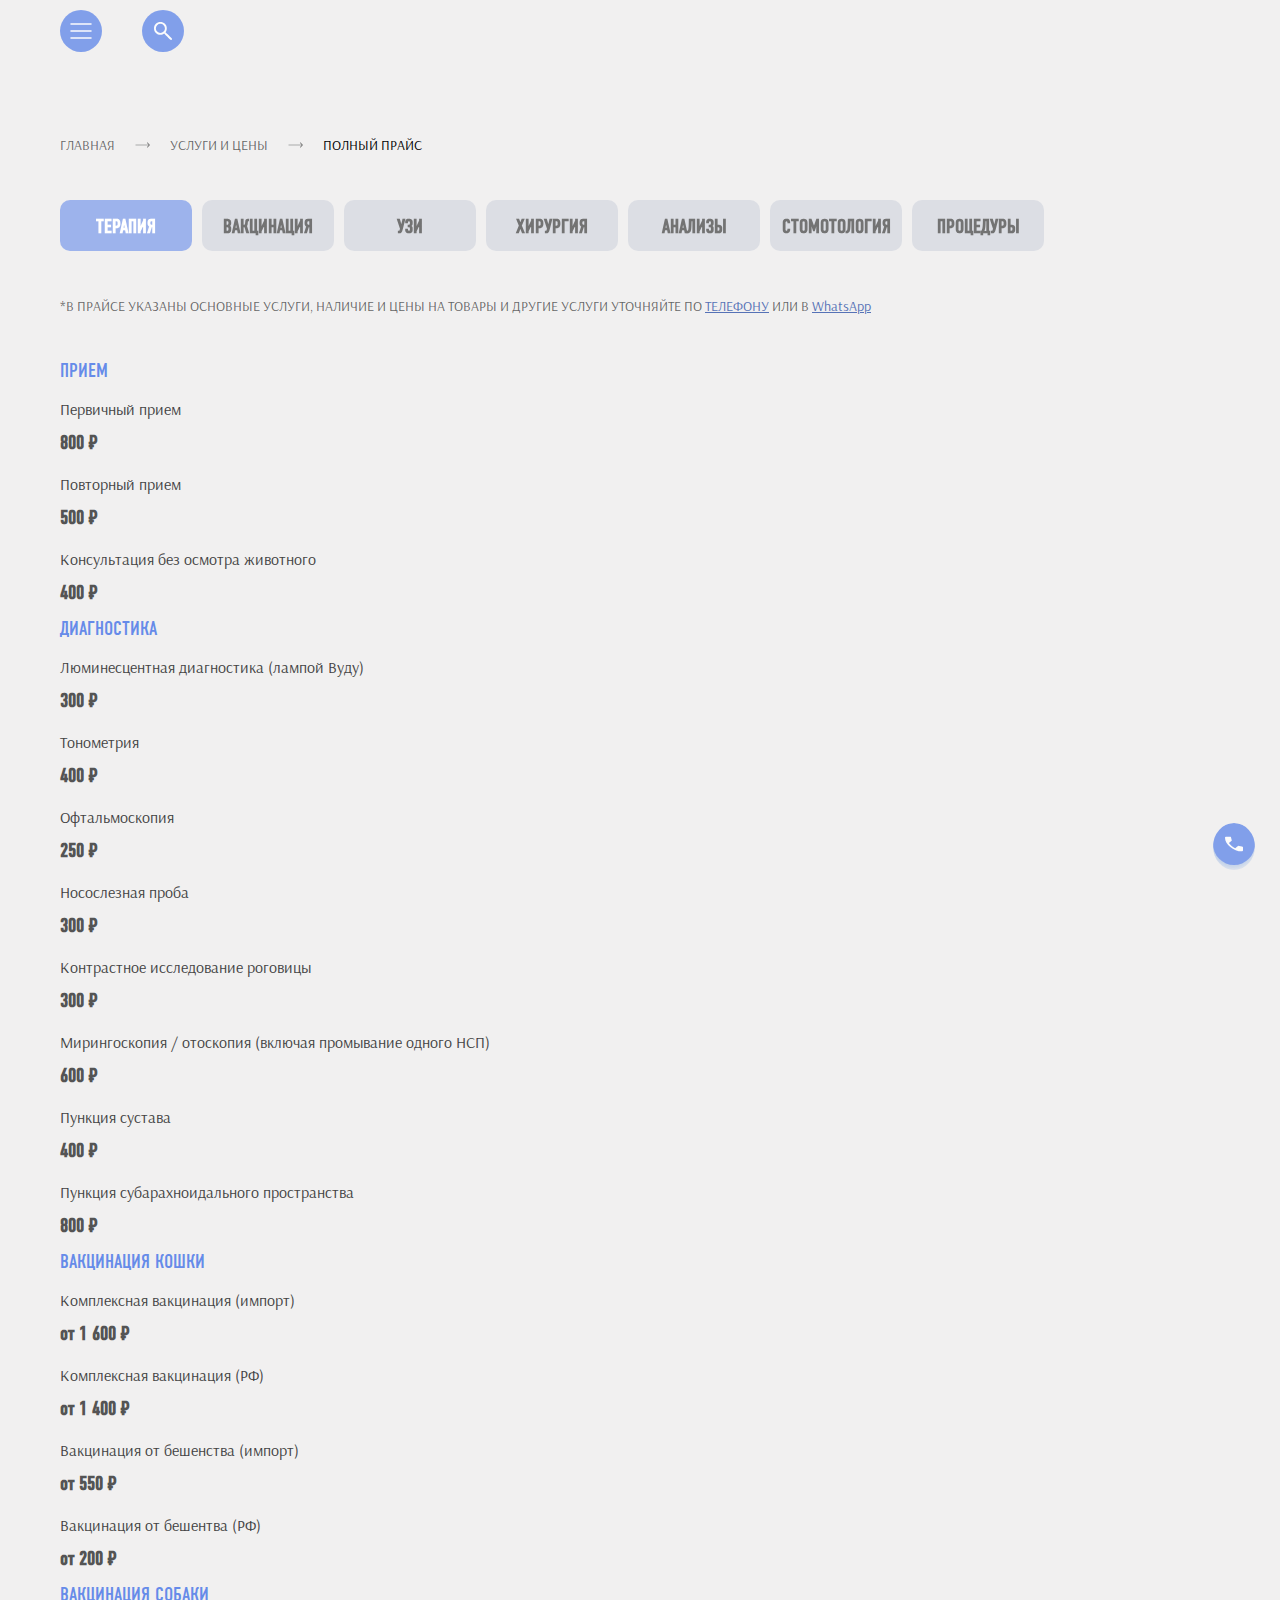
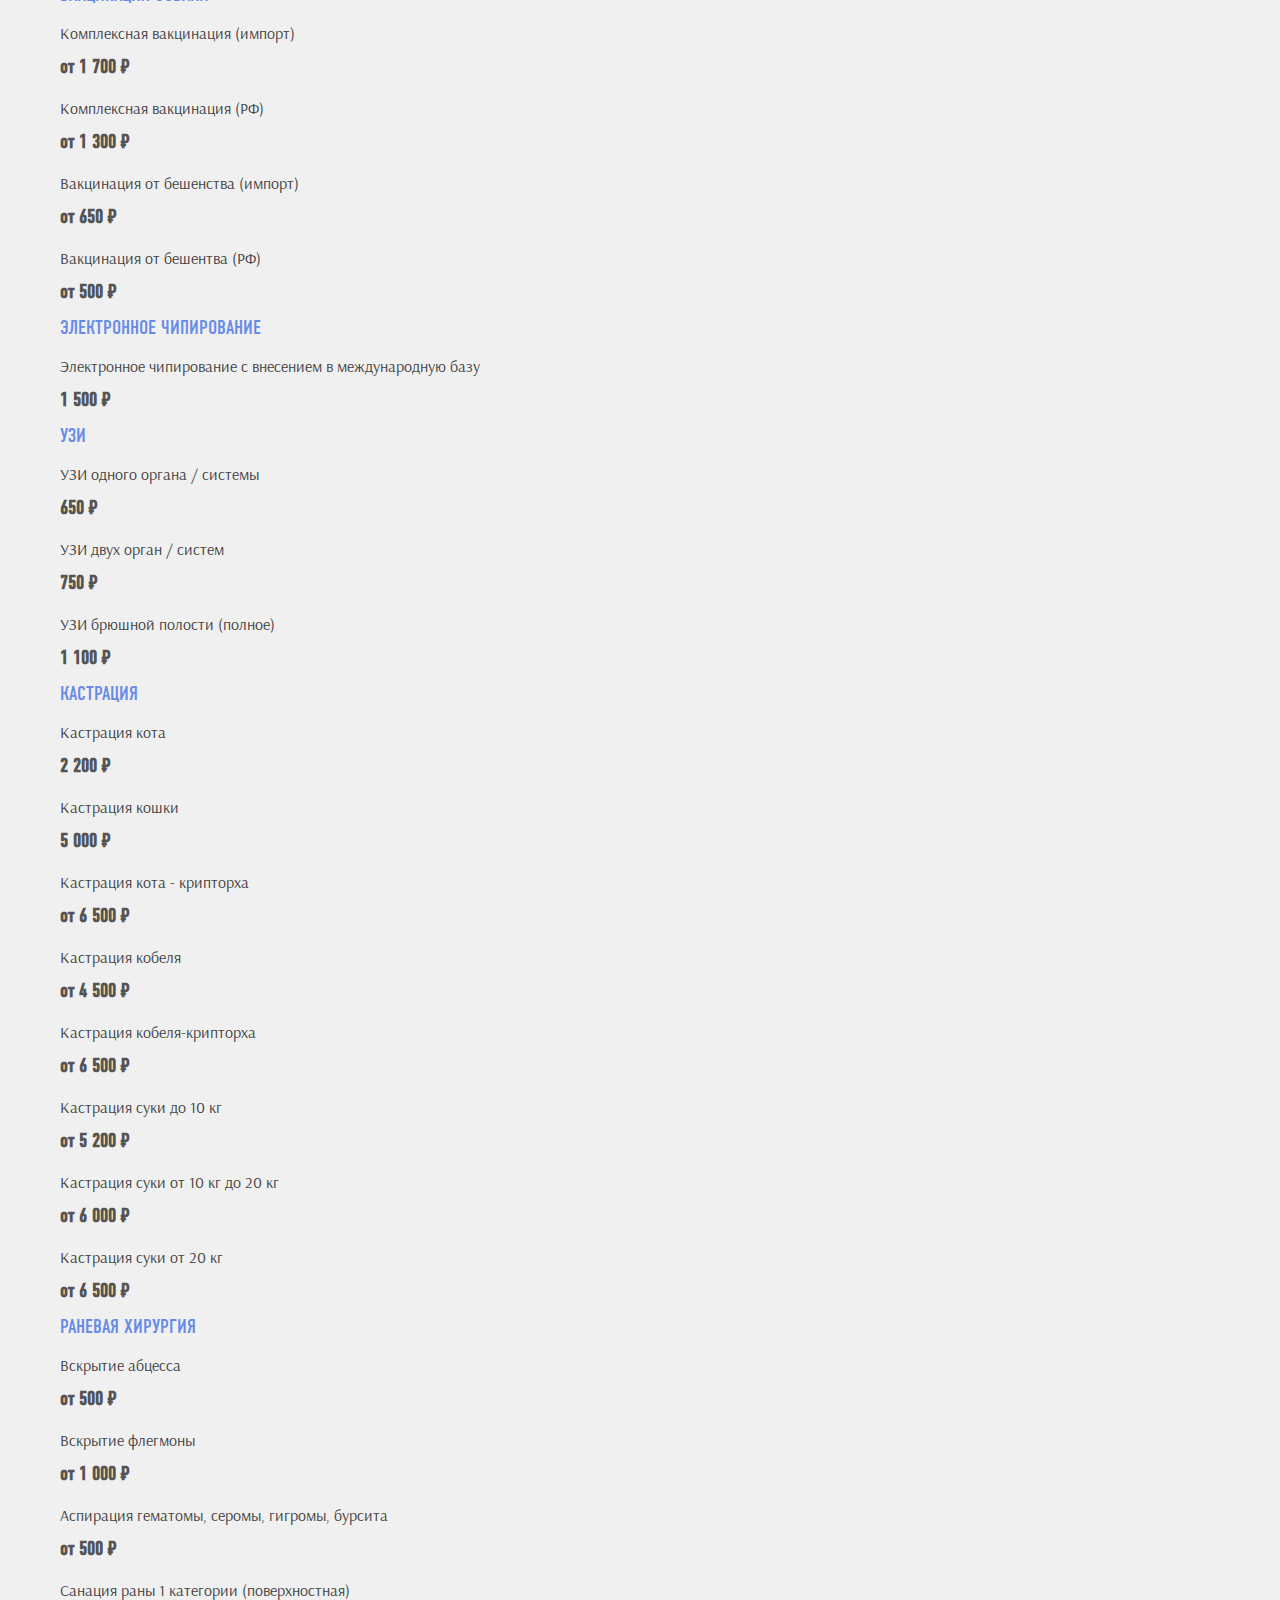
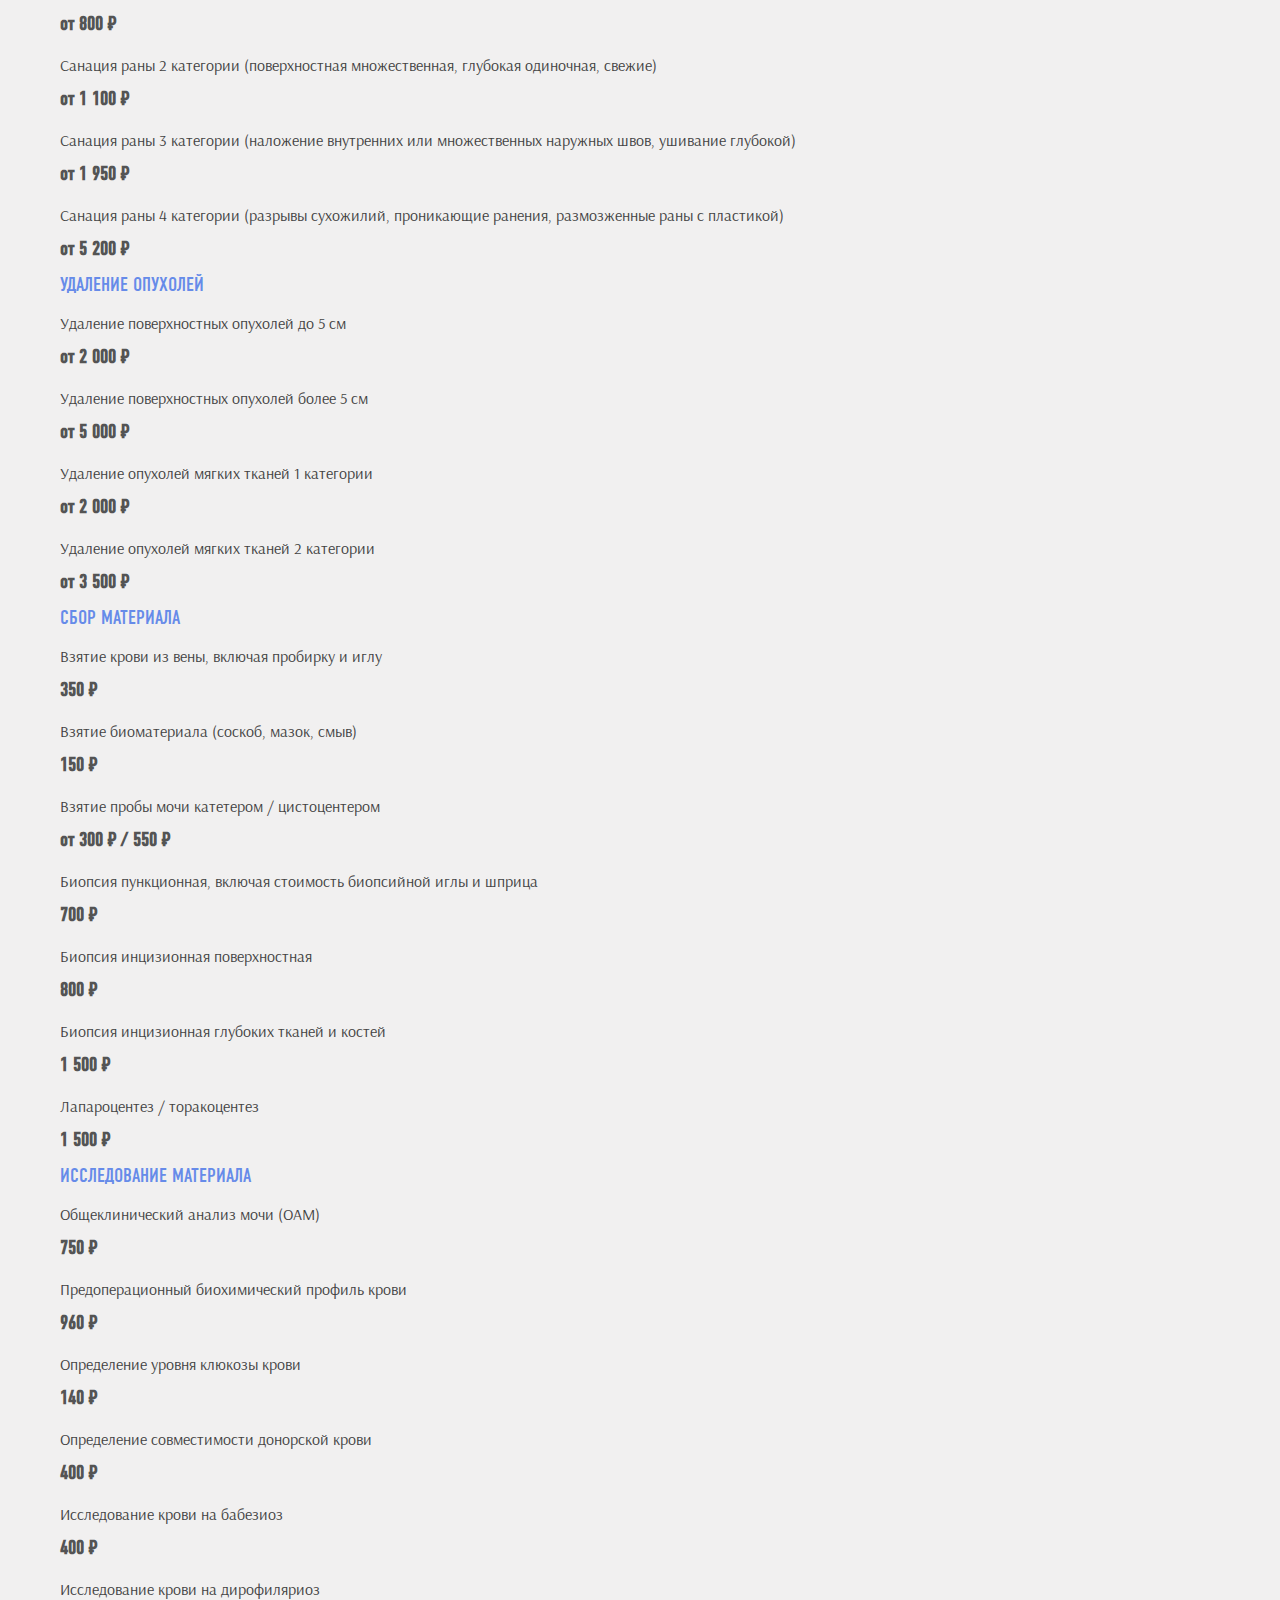
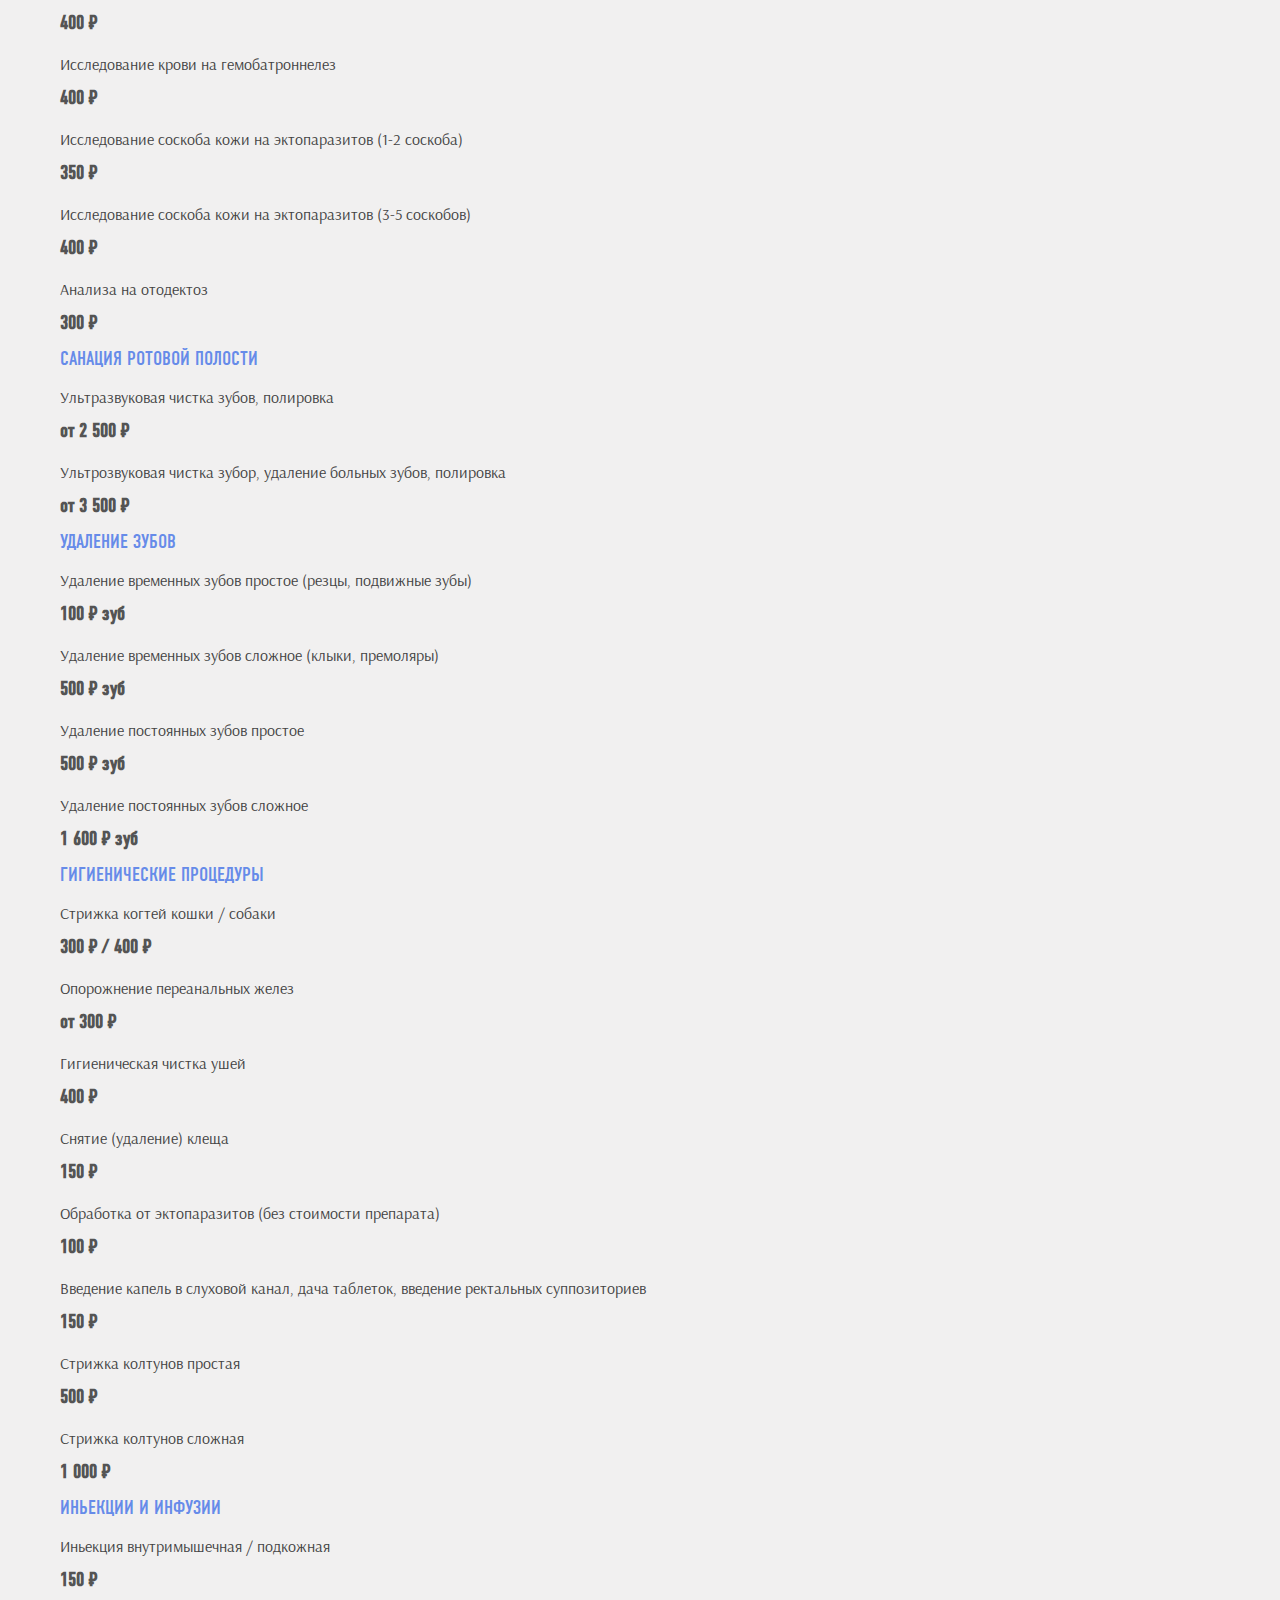
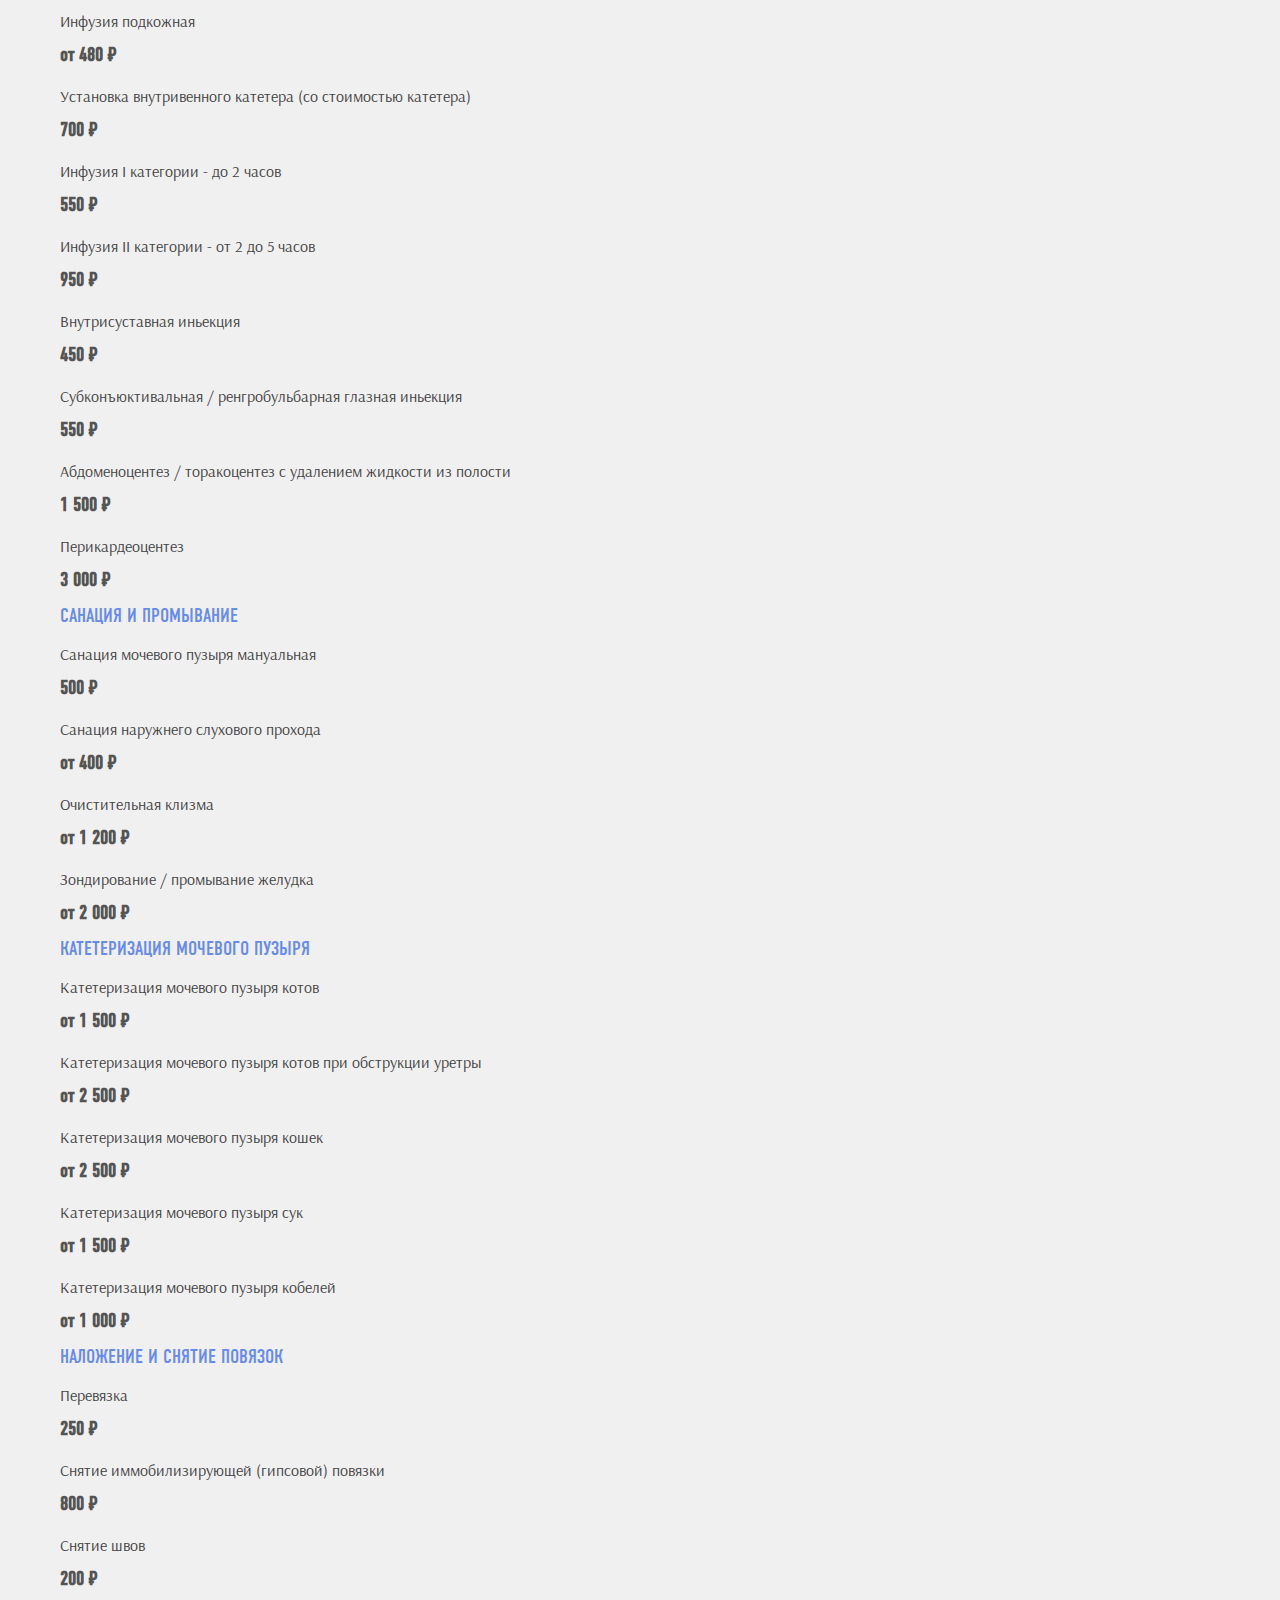
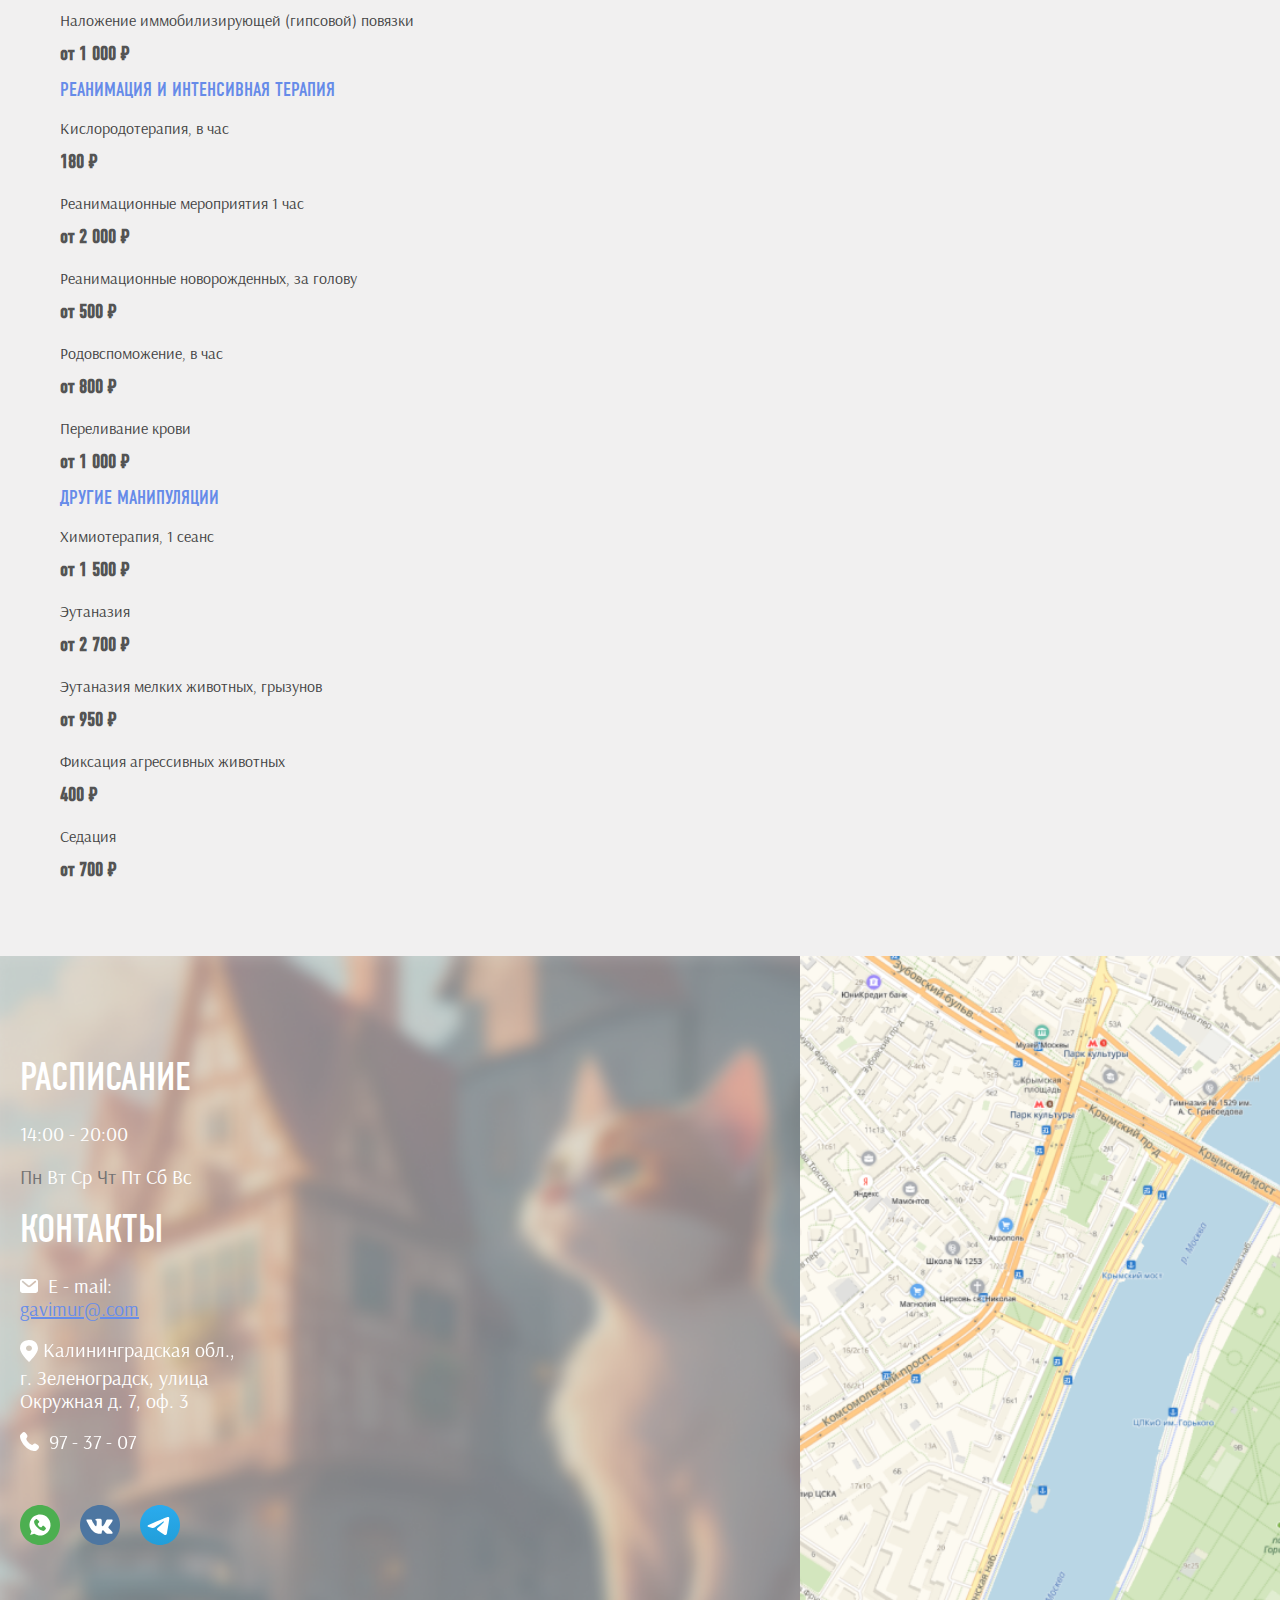
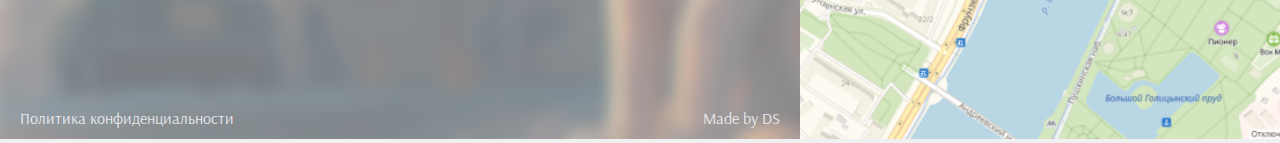
<file: pricePage1.html>
<!DOCTYPE html>
<html lang="en">

<head>
    <meta charset="UTF-8">
    <meta name="viewport" content="width=device-width, initial-scale=1.0">
    <title>Полный прайс-лист</title>

    <link rel="stylesheet" href="assets/style.css">
    <link rel="stylesheet" media="screen and (max-width:1600px)" href="assets/style1600.css">
    <link rel="stylesheet" media="screen and (max-width:1200px)" href="assets/style1200.css">
    <link rel="stylesheet" media="screen and (max-width:970px)" href="assets/style970.css">
    <link rel="stylesheet" media="screen and (max-width:740px)" href="assets/style740.css">
    <link rel="stylesheet" media="screen and (max-width:500px)" href="assets/style500.css">

    <link href="https://fonts.googleapis.com/css2?family=Arsenal:ital,wght@0,400;0,700;1,400;1,700&family=Noto+Rashi+Hebrew:wght@100;200;300;400;500;600;700;800;900&display=swap" rel="stylesheet">
</head>

<body>

    <section>
        <div class="header">
            <div class="wrapper">
                <div class="main_nav nav">
                    <span class="svg burger menu color_hover cursor" id="menuBurger">
                        <svg xmlns="http://www.w3.org/2000/svg" width="42" height="42" viewBox="0 0 42 42" fill="none">
                            <path d="M11 14H31" stroke="white" stroke-width="1.5" stroke-linecap="round" stroke-linejoin="round" />
                            <path d="M11 21H31" stroke="white" stroke-width="1.5" stroke-linecap="round" />
                            <path d="M11 28H31" stroke="white" stroke-width="1.5" stroke-linecap="round" />
                        </svg>
                    </span>
                    <span class="svg search menu mobile_none color_hover cursor" id="navSearch">
                        <svg xmlns="http://www.w3.org/2000/svg" width="18" height="18" viewBox="0 0 18 18" fill="none" id="searchNavWhite">
                            <path d="M16.5507 17.867C15.8937 17.3707 10.1814 11.5043 10.1814 11.5043C9.69696 11.9033 9.13308 12.2163 8.48977 12.4431C7.84645 12.6699 7.15885 12.7834 6.42695 12.7834C4.63187 12.7834 3.11194 12.1608 1.86716 10.9157C0.622388 9.67057 0 8.16257 0 6.39169C0 4.6208 0.622828 3.1128 1.86848 1.86769C3.11414 0.622564 4.62549 0 6.40253 0C8.1796 0 9.68824 0.622564 10.9285 1.86769C12.1687 3.1128 12.7888 4.62161 12.7888 6.39413C12.7888 7.10538 12.6781 7.7808 12.4567 8.4204C12.2353 9.06 11.914 9.6484 11.4929 10.1856C11.4929 10.1856 17.3837 15.7089 17.8804 16.5398C18.3771 17.3707 17.2077 18.3633 16.5507 17.867ZM6.41206 10.9344C7.67261 10.9344 8.74225 10.4915 9.62099 9.60576C10.4997 8.71996 10.9391 7.6486 10.9391 6.39169C10.9391 5.13477 10.4995 4.06341 9.62041 3.17763C8.74129 2.29182 7.67184 1.84892 6.41206 1.84892C5.14324 1.84892 4.06564 2.29182 3.17927 3.17763C2.29291 4.06341 1.84973 5.13477 1.84973 6.39169C1.84973 7.6486 2.29272 8.71996 3.17871 9.60576C4.06469 10.4915 5.14247 10.9344 6.41206 10.9344Z" fill="white" />
                        </svg>
                        <svg xmlns="http://www.w3.org/2000/svg" width="18" height="18" viewBox="0 0 18 18" fill="none" style="display: none" id="searchNavBlack">
                            <path d="M16.5507 17.867C15.8937 17.3707 10.1814 11.5043 10.1814 11.5043C9.69696 11.9033 9.13308 12.2163 8.48977 12.4431C7.84645 12.6699 7.15885 12.7834 6.42695 12.7834C4.63187 12.7834 3.11194 12.1608 1.86716 10.9157C0.622388 9.67057 0 8.16257 0 6.39169C0 4.6208 0.622828 3.1128 1.86848 1.86769C3.11414 0.622564 4.62549 0 6.40253 0C8.1796 0 9.68824 0.622564 10.9285 1.86769C12.1687 3.1128 12.7888 4.62161 12.7888 6.39413C12.7888 7.10538 12.6781 7.7808 12.4567 8.4204C12.2353 9.06 11.914 9.6484 11.4929 10.1856C11.4929 10.1856 17.3837 15.7089 17.8804 16.5398C18.3771 17.3707 17.2077 18.3633 16.5507 17.867ZM6.41206 10.9344C7.67261 10.9344 8.74225 10.4915 9.62099 9.60576C10.4997 8.71996 10.9391 7.6486 10.9391 6.39169C10.9391 5.13477 10.4995 4.06341 9.62041 3.17763C8.74129 2.29182 7.67184 1.84892 6.41206 1.84892C5.14324 1.84892 4.06564 2.29182 3.17927 3.17763C2.29291 4.06341 1.84973 5.13477 1.84973 6.39169C1.84973 7.6486 2.29272 8.71996 3.17871 9.60576C4.06469 10.4915 5.14247 10.9344 6.41206 10.9344Z" fill="#545454" />
                        </svg>

                        <form action="#" style="display: none" id="searchNavForm">
                            <input type="text">
                            <input type="submit" value="Найти">
                        </form>

                        <span class="search_close" style="display: none" id="searchNavClose" data-close="true">
                            <svg xmlns="http://www.w3.org/2000/svg" width="14" height="14" viewBox="0 0 14 14" fill="none" data-close="true" class="close_black">
                                <path data-close="true" d="M1.40579 13.6478L1.02367 13.7349C0.291312 13.9019 -0.270738 13.0908 0.142857 12.4638L5.58731 7.3596L0.142857 2.25542C-0.239359 1.50112 0.537276 0.684634 1.30975 1.02866L1.40579 1.07143L6.85024 6.1756L12.2947 1.07143L12.5109 0.985798C13.2911 0.676821 14.0097 1.54851 13.5576 2.25542L8.11317 7.3596L13.5576 12.4638C13.9909 13.2257 13.1742 14.0874 12.3902 13.6955L12.2947 13.6478L6.85024 8.54359L1.40579 13.6478Z" fill="#545454" />
                            </svg>
                            <svg xmlns="http://www.w3.org/2000/svg" width="14" height="14" viewBox="0 0 14 14" fill="none" class="close_whiter" data-close="true">
                                <path d="M1.40579 13.6478L1.02367 13.7349C0.291312 13.9019 -0.270738 13.0908 0.142857 12.4638L5.58731 7.3596L0.142857 2.25542C-0.239359 1.50112 0.537276 0.684634 1.30975 1.02866L1.40579 1.07143L6.85024 6.1756L12.2947 1.07143L12.5109 0.985798C13.2911 0.676821 14.0097 1.54851 13.5576 2.25542L8.11317 7.3596L13.5576 12.4638C13.9909 13.2257 13.1742 14.0874 12.3902 13.6955L12.2947 13.6478L6.85024 8.54359L1.40579 13.6478Z" fill="white" data-close="true" />
                            </svg>
                        </span>
                    </span>
                </div>
                <div class="mobile_flex_header">
                    <svg class="cursor" xmlns="http://www.w3.org/2000/svg" width="60" height="55" viewBox="0 0 60 55" fill="none" id="mobileInfoOpen">
                        <path d="M19.4224 0.057415C18.4804 0.236767 17.7697 0.572477 16.963 1.2301C16.3087 1.75896 15.8405 2.29702 15.3893 3.02822C12.6986 7.41545 13.6068 14.6539 17.3805 18.802C17.8938 19.3677 18.785 20.1127 19.3942 20.4852C21.391 21.713 23.6361 21.7774 25.4355 20.6599C27.28 19.5102 28.5435 17.2936 29.023 14.3642C29.1414 13.61 29.164 11.2738 29.0512 10.5012C28.5886 7.27289 27.4097 4.601 25.5652 2.58214C25.1026 2.08088 24.1945 1.32668 23.6248 0.972572C23.0945 0.646059 22.0905 0.222971 21.5659 0.108002C21.0977 0.00222969 19.8624 -0.025362 19.4224 0.057415Z" fill="#668BE9" fill-opacity="0.8" />
                        <path d="M41.5993 0.986233C39.845 1.26676 38.0117 2.36127 36.4944 4.02602C34.5427 6.16445 33.2227 8.9927 32.7264 12.1107C32.5684 13.104 32.5853 15.3206 32.7546 16.222C33.1494 18.2776 33.9899 19.8504 35.2478 20.8713C36.3252 21.7543 37.6789 22.1636 39.0553 22.0302C42.3326 21.6991 45.5647 18.7835 47.2908 14.5986C48.7235 11.1265 48.8758 7.4705 47.7026 4.68365C46.5575 1.96577 44.2335 0.558546 41.5993 0.986233Z" fill="#668BE9" fill-opacity="0.8" />
                        <path d="M5.21141 15.9966C2.90434 16.2956 1.16699 17.8132 0.382921 20.2229C-0.0626989 21.6071 -0.124747 23.5156 0.22498 25.1942C1.03161 29.1031 3.80686 32.6948 7.08978 34.0836C8.77073 34.7918 10.446 34.916 11.8844 34.4285C14.0054 33.7111 15.3986 31.8532 15.8555 29.1261C15.9458 28.5789 15.9458 26.9555 15.8499 26.3209C15.1166 21.253 11.2865 16.806 7.02773 16.0656C6.52571 15.9782 5.63447 15.9461 5.21141 15.9966Z" fill="#668BE9" fill-opacity="0.8" />
                        <path d="M53.0137 19.7216C50.983 20.0757 48.9918 21.2392 47.3391 23.0419C45.5453 25.001 44.3382 27.5579 43.9885 30.1332C43.8982 30.8046 43.9152 32.2486 44.0167 32.8971C44.7049 37.2567 48.3375 39.3491 52.4496 37.7672C54.6552 36.9164 56.652 35.1643 58.0791 32.8327C60.7867 28.4178 60.6118 23.2442 57.6673 20.8483C56.4264 19.8365 54.7172 19.4226 53.0137 19.7216Z" fill="#668BE9" fill-opacity="0.8" />
                        <path d="M28.508 27.9028C24.7738 28.4455 20.0638 31.6416 15.8896 36.4611C12.6236 40.2367 10.3222 44.302 9.63404 47.5212C9.47046 48.2938 9.45354 49.6734 9.6002 50.2022C9.83147 51.0254 10.2207 51.5681 10.9765 52.1429C12.2401 53.0949 13.7574 53.6559 15.6584 53.8721C16.6455 53.9824 18.6423 53.9411 19.9115 53.7847C21.6094 53.5686 23.0421 53.288 26.2517 52.5338C29.3541 51.8072 30.2228 51.6555 31.0802 51.7015C32.1689 51.7612 32.9868 51.9774 35.3333 52.819C37.0143 53.4214 37.9506 53.7065 38.7516 53.8675C41.7412 54.4561 44.257 53.6881 46.8461 51.3979C47.6189 50.7173 47.8558 50.3862 48.0984 49.6642C48.2337 49.2503 48.245 49.1583 48.245 48.188C48.245 47.3096 48.2281 47.0613 48.1153 46.5554C47.4497 43.488 45.4698 39.7814 42.6099 36.2542C39.2085 32.0601 35.2149 29.0387 31.8812 28.1419C30.6684 27.8154 29.6362 27.7418 28.508 27.9028Z" fill="#668BE9" fill-opacity="0.8" />
                    </svg>

                    <svg xmlns="http://www.w3.org/2000/svg" width="60" height="60" viewBox="0 0 60 60" fill="none" id="navMobileOpen" class="cursor">
                        <circle cx="30" cy="30" r="30" fill="#668BE9" fill-opacity="0.8" />
                        <path d="M15.7148 20H44.2863" stroke="white" stroke-width="1.5" stroke-linecap="round" stroke-linejoin="round" />
                        <path d="M15.7148 30H44.2863" stroke="white" stroke-width="1.5" stroke-linecap="round" />
                        <path d="M15.7148 40H44.2863" stroke="white" stroke-width="1.5" stroke-linecap="round" />
                    </svg>
                </div>
            </div>
        </div>
    </section>

    <section>
        <div class="nav_window" id="nav" style="display: none">
            <div class="wrapper nav_flex">
                <nav>
                    <ul>
                        <li><a href="#">Главная</a></li>
                        <li><a href="#">Услуги и цены</a></li>
                        <li><a href="#">Акции</a></li>
                        <li><a href="#">Врачи</a></li>
                        <li><a href="#">Статьи</a></li>
                        <li><a href="#">Как найти нас</a></li>
                        <span class="array_animation cursor" id="navClose">

                            <svg class="array" xmlns="http://www.w3.org/2000/svg" width="42" height="42" viewBox="0 0 42 42" fill="none">
                                0
                                <circle cx="21" cy="21" r="21" fill="#668BE9" fill-opacity="0.8" />
                                <path d="M19.9024 14L12 21M12 21L19.9024 28M12 21H30" stroke="white" stroke-width="1.5" stroke-linecap="round" stroke-linejoin="round" />
                            </svg>

                            <svg class="array_hover" xmlns="http://www.w3.org/2000/svg" width="42" height="42" viewBox="0 0 42 42" fill="none">
                                0
                                <circle cx="21" cy="21" r="21" fill="#3B6BE3" fill-opacity="0.8" />
                                <path d="M19.9024 14L12 21M12 21L19.9024 28M12 21H30" stroke="white" stroke-width="1.5" stroke-linecap="round" stroke-linejoin="round" />
                            </svg>
                        </span>

                    </ul>

                </nav>

                <div class="nav_info">
                    <div class="footer_info__content nav_info">
                        <p class="title footer_title nav_title">Расписание</p>
                        <p class="footer_text">14:00 - 20:00</p>
                        <p class="footer_text weekday"><span class="gray">Пн</span> Вт Ср <span class="gray">Чт</span> Пт Сб Вс</p>
                        <p class="title footer_title">Контакты</p>
                        <div class="email footer_contact">
                            <svg xmlns="http://www.w3.org/2000/svg" xmlns:xlink="http://www.w3.org/1999/xlink" width="18" height="18" viewBox="0 0 18 18" fill="none">
                                <rect width="18" height="18" fill="url(#pattern0)" />
                                <defs>
                                    <pattern id="pattern0" patternContentUnits="objectBoundingBox" width="1" height="1">
                                        <use xlink:href="#image0_1208_1671" transform="scale(0.00195312)" />
                                    </pattern>
                                    <image id="image0_1208_1671" width="512" height="512" xlink:href="[data-uri]" />
                                </defs>
                            </svg>
                            <p class="footer_text">E - mail: </p>

                        </div>
                        <a href="#" class="footer_text footer_email">gavimur@.com </a>
                        <div class="adress footer_contact">
                            <svg xmlns="http://www.w3.org/2000/svg" width="18" height="22" viewBox="0 0 18 22" fill="none">
                                <path d="M9 0C9 0 0 1.90735e-06 0 8.24942C0 8.24942 9.53674e-07 13.7506 9 22C9 22 18 13.7506 18 8.24942C17.9951 8.24942 17.9951 0 9 0ZM9 10.9977C7.3412 10.9977 5.99835 9.76491 5.99835 8.24942C5.99835 6.7293 7.3412 5.50116 9 5.50116C10.6588 5.50116 12.0016 6.73394 12.0016 8.24942C11.9967 9.76491 10.6539 10.9977 9 10.9977Z" fill="white" />
                            </svg>
                            <p class="footer_text">Калининградская обл., г. Зеленоградск, улица Окружная д. 7, оф. 3</p>
                        </div>
                        <div class="tel footer_contact">
                            <svg xmlns="http://www.w3.org/2000/svg" xmlns:xlink="http://www.w3.org/1999/xlink" width="19" height="19" viewBox="0 0 19 19" fill="none">
                                <rect width="19" height="19" fill="url(#pattern0)" />
                                <defs>
                                    <pattern id="pattern0" patternContentUnits="objectBoundingBox" width="1" height="1">
                                        <use xlink:href="#image0_1208_1670" transform="scale(0.00195312)" />
                                    </pattern>
                                    <image id="image0_1208_1670" width="512" height="512" xlink:href="[data-uri]" />
                                </defs>
                            </svg>

                            <a href="#" class="footer_text">97 - 37 - 07</a>
                        </div>

                        <div class="social">
                            <span>
                                <a href="#">
                                    <svg xmlns="http://www.w3.org/2000/svg" width="40" height="40" viewBox="0 0 40 40" fill="none">
                                        <g clip-path="url(#clip0_1432_2024)">
                                            <path d="M20 40C31.0457 40 40 31.0457 40 20C40 8.95431 31.0457 0 20 0C8.95431 0 0 8.95431 0 20C0 31.0457 8.95431 40 20 40Z" fill="#4CAF50" />
                                            <path d="M20.0008 9.47363C18.0616 9.47437 16.1602 10.0108 14.5065 11.0238C12.8529 12.0367 11.5112 13.4868 10.6294 15.214C9.74773 16.9412 9.3603 18.8784 9.50988 20.8119C9.65947 22.7454 10.3403 24.6 11.4771 26.171L10.1614 30.0815L14.2114 28.7868C15.5815 29.6906 17.1439 30.2614 18.774 30.4537C20.404 30.6461 22.0564 30.4546 23.5993 29.8945C25.1421 29.3344 26.5326 28.4213 27.6597 27.2282C28.7867 26.035 29.6192 24.5947 30.0905 23.0225C30.5618 21.4503 30.6589 19.7897 30.3741 18.1732C30.0892 16.5568 29.4303 15.0293 28.45 13.7129C27.4697 12.3965 26.1951 11.3276 24.7281 10.5915C23.261 9.85541 21.6422 9.4726 20.0008 9.47363ZM25.5956 24.3605L24.4745 25.4815C23.2956 26.6605 20.1693 25.3631 17.3982 22.5868C14.6271 19.8105 13.385 16.6921 14.5061 15.5263L15.6271 14.4052C15.8442 14.2057 16.1283 14.0949 16.4232 14.0949C16.7181 14.0949 17.0022 14.2057 17.2193 14.4052L18.8719 16.0526C19.0066 16.1836 19.1055 16.347 19.159 16.5272C19.2125 16.7074 19.2188 16.8983 19.1773 17.0816C19.1358 17.2649 19.048 17.4345 18.9222 17.5741C18.7963 17.7137 18.6368 17.8187 18.4587 17.8789C18.1961 17.9628 17.9759 18.1448 17.8441 18.3869C17.7122 18.6291 17.6788 18.9127 17.7508 19.1789C18.0456 20.4157 19.6377 21.95 20.8193 22.2447C21.084 22.3002 21.3599 22.2584 21.5963 22.127C21.8327 21.9955 22.0137 21.7831 22.1061 21.5289C22.1657 21.3483 22.271 21.1862 22.4119 21.0585C22.5528 20.9307 22.7244 20.8417 22.91 20.8001C23.0956 20.7585 23.2888 20.7657 23.4707 20.821C23.6527 20.8763 23.8172 20.9779 23.9482 21.1157L25.5982 22.7684C25.7974 22.9858 25.9077 23.2701 25.9072 23.5649C25.9067 23.8598 25.7955 24.1437 25.5956 24.3605Z" fill="white" />
                                        </g>
                                        <defs>
                                            <clipPath id="clip0_1432_2024">
                                                <rect width="40" height="40" fill="white" />
                                            </clipPath>
                                        </defs>
                                    </svg>
                                </a>
                            </span>
                            <span>
                                <a href="#">
                                    <svg xmlns="http://www.w3.org/2000/svg" width="40" height="40" viewBox="0 0 40 40" fill="none">
                                        <g clip-path="url(#clip0_1432_2030)">
                                            <path d="M20 40C31.0457 40 40 31.0457 40 20C40 8.95431 31.0457 0 20 0C8.95431 0 0 8.95431 0 20C0 31.0457 8.95431 40 20 40Z" fill="#4D76A1" />
                                            <path fill-rule="evenodd" clip-rule="evenodd" d="M19.2452 28.7716H20.815C20.815 28.7716 21.2892 28.7196 21.5312 28.4586C21.7541 28.219 21.7469 27.7691 21.7469 27.7691C21.7469 27.7691 21.7163 25.6628 22.6938 25.3526C23.6575 25.0471 24.895 27.3883 26.2066 28.2885C27.1985 28.9699 27.9521 28.8205 27.9521 28.8205L31.4592 28.7716C31.4592 28.7716 33.2939 28.6586 32.424 27.2161C32.3527 27.0981 31.9173 26.1491 29.8164 24.1989C27.6174 22.1578 27.9119 22.488 30.5608 18.9574C32.174 16.8072 32.819 15.4945 32.6176 14.9323C32.4254 14.3968 31.2389 14.5383 31.2389 14.5383L27.2901 14.5629C27.2901 14.5629 26.9974 14.523 26.7803 14.6528C26.5681 14.78 26.4316 15.0767 26.4316 15.0767C26.4316 15.0767 25.8066 16.7405 24.9731 18.1556C23.2147 21.1414 22.5117 21.299 22.2243 21.1136C21.5558 20.6815 21.7227 19.3777 21.7227 18.4515C21.7227 15.558 22.1616 14.3515 20.8681 14.0392C20.4389 13.9354 20.123 13.867 19.0253 13.8559C17.6163 13.8413 16.4237 13.8602 15.7485 14.1911C15.2993 14.411 14.9527 14.9013 15.1638 14.9294C15.4248 14.9644 16.0159 15.0888 16.3293 15.5155C16.7339 16.066 16.7197 17.3024 16.7197 17.3024C16.7197 17.3024 16.9521 20.7086 16.1767 21.1318C15.6444 21.422 14.9142 20.8295 13.3466 18.1206C12.5434 16.7331 11.937 15.1993 11.937 15.1993C11.937 15.1993 11.82 14.9127 11.6115 14.7594C11.3583 14.5736 11.0047 14.5144 11.0047 14.5144L7.2523 14.539C7.2523 14.539 6.689 14.5547 6.48222 14.7996C6.29825 15.0175 6.4676 15.4681 6.4676 15.4681C6.4676 15.4681 9.40531 22.3411 12.7316 25.8047C15.7817 28.9802 19.2452 28.7716 19.2452 28.7716Z" fill="white" />
                                        </g>
                                        <defs>
                                            <clipPath id="clip0_1432_2030">
                                                <rect width="40" height="40" fill="white" />
                                            </clipPath>
                                        </defs>
                                    </svg>
                                </a>
                            </span>
                            <span>
                                <a href="#">
                                    <svg xmlns="http://www.w3.org/2000/svg" width="40" height="40" viewBox="0 0 40 40" fill="none">
                                        <g clip-path="url(#clip0_1432_2035)">
                                            <path d="M20 40C31.0457 40 40 31.0457 40 20C40 8.9543 31.0457 0 20 0C8.9543 0 0 8.9543 0 20C0 31.0457 8.9543 40 20 40Z" fill="url(#paint0_linear_1432_2035)" />
                                            <path fill-rule="evenodd" clip-rule="evenodd" d="M9.0537 19.7889C14.8841 17.2487 18.772 15.574 20.7172 14.7649C26.2714 12.4548 27.4256 12.0535 28.1778 12.0402C28.3432 12.0373 28.7132 12.0783 28.9528 12.2728C29.3082 12.5612 29.3103 13.1873 29.2708 13.6017C28.9698 16.7642 27.6675 24.4386 27.0049 27.9806C26.7245 29.4794 26.1725 29.982 25.6381 30.0311C24.4767 30.138 23.5947 29.2635 22.4698 28.5262C20.7096 27.3723 19.7151 26.654 18.0064 25.5281C16.0318 24.2268 17.3119 23.5117 18.4372 22.3428C18.7317 22.037 23.849 17.3824 23.9481 16.9601C23.9605 16.9073 23.972 16.7104 23.855 16.6065C23.7381 16.5026 23.5655 16.5381 23.441 16.5664C23.2644 16.6064 20.4524 18.4651 15.0049 22.1423C14.2067 22.6904 13.4837 22.9574 12.836 22.9435C12.1218 22.9281 10.7482 22.5397 9.72706 22.2078C8.47456 21.8006 7.47909 21.5853 7.56581 20.8939C7.61097 20.5337 8.10691 20.1654 9.0537 19.7889Z" fill="white" />
                                        </g>
                                        <defs>
                                            <linearGradient id="paint0_linear_1432_2035" x1="20" y1="0" x2="20" y2="39.6875" gradientUnits="userSpaceOnUse">
                                                <stop stop-color="#2AABEE" />
                                                <stop offset="1" stop-color="#229ED9" />
                                            </linearGradient>
                                            <clipPath id="clip0_1432_2035">
                                                <rect width="40" height="40" fill="white" />
                                            </clipPath>
                                        </defs>
                                    </svg>
                                </a>
                            </span>
                        </div>

                    </div>
                </div>
            </div>
        </div>
    </section>

    <section>
        <div class="nav_window" id="navMobile" style="display: none">
            <div class="wrapper nav_flex">
                <div class="window_close cursor" id="navMobileClose">
                    <svg xmlns="http://www.w3.org/2000/svg" width="60" height="60" viewBox="0 0 60 60" fill="none">
                        <circle cx="30" cy="30" r="30" fill="#668BE9" fill-opacity="0.8" />
                        <path d="M16 20L44 40M44 20L30.2373 30L16.4746 40" stroke="white" stroke-width="1.5" stroke-linecap="round" />
                    </svg>
                </div>
                <nav>
                    <ul>
                        <li><a href="#">Главная</a></li>
                        <li><a href="#">Услуги и цены</a></li>
                        <li><a href="#">Акции</a></li>
                        <li><a href="#">Врачи</a></li>
                        <li><a href="#">Статьи</a></li>
                        <li><a href="#">Как найти нас</a></li>
                        <li class="mobile_search">

                            <span class="svg search menu  cursor" id="mobileSearch">
                                <svg xmlns="http://www.w3.org/2000/svg" width="18" height="18" viewBox="0 0 18 18" fill="none" id="searchMobileWhite">
                                    <path d="M16.5507 17.867C15.8937 17.3707 10.1814 11.5043 10.1814 11.5043C9.69696 11.9033 9.13308 12.2163 8.48977 12.4431C7.84645 12.6699 7.15885 12.7834 6.42695 12.7834C4.63187 12.7834 3.11194 12.1608 1.86716 10.9157C0.622388 9.67057 0 8.16257 0 6.39169C0 4.6208 0.622828 3.1128 1.86848 1.86769C3.11414 0.622564 4.62549 0 6.40253 0C8.1796 0 9.68824 0.622564 10.9285 1.86769C12.1687 3.1128 12.7888 4.62161 12.7888 6.39413C12.7888 7.10538 12.6781 7.7808 12.4567 8.4204C12.2353 9.06 11.914 9.6484 11.4929 10.1856C11.4929 10.1856 17.3837 15.7089 17.8804 16.5398C18.3771 17.3707 17.2077 18.3633 16.5507 17.867ZM6.41206 10.9344C7.67261 10.9344 8.74225 10.4915 9.62099 9.60576C10.4997 8.71996 10.9391 7.6486 10.9391 6.39169C10.9391 5.13477 10.4995 4.06341 9.62041 3.17763C8.74129 2.29182 7.67184 1.84892 6.41206 1.84892C5.14324 1.84892 4.06564 2.29182 3.17927 3.17763C2.29291 4.06341 1.84973 5.13477 1.84973 6.39169C1.84973 7.6486 2.29272 8.71996 3.17871 9.60576C4.06469 10.4915 5.14247 10.9344 6.41206 10.9344Z" fill="white" />
                                </svg>
                                <svg xmlns="http://www.w3.org/2000/svg" width="18" height="18" viewBox="0 0 18 18" fill="none" style="display: none" id="searchMobileBlack">
                                    <path d="M16.5507 17.867C15.8937 17.3707 10.1814 11.5043 10.1814 11.5043C9.69696 11.9033 9.13308 12.2163 8.48977 12.4431C7.84645 12.6699 7.15885 12.7834 6.42695 12.7834C4.63187 12.7834 3.11194 12.1608 1.86716 10.9157C0.622388 9.67057 0 8.16257 0 6.39169C0 4.6208 0.622828 3.1128 1.86848 1.86769C3.11414 0.622564 4.62549 0 6.40253 0C8.1796 0 9.68824 0.622564 10.9285 1.86769C12.1687 3.1128 12.7888 4.62161 12.7888 6.39413C12.7888 7.10538 12.6781 7.7808 12.4567 8.4204C12.2353 9.06 11.914 9.6484 11.4929 10.1856C11.4929 10.1856 17.3837 15.7089 17.8804 16.5398C18.3771 17.3707 17.2077 18.3633 16.5507 17.867ZM6.41206 10.9344C7.67261 10.9344 8.74225 10.4915 9.62099 9.60576C10.4997 8.71996 10.9391 7.6486 10.9391 6.39169C10.9391 5.13477 10.4995 4.06341 9.62041 3.17763C8.74129 2.29182 7.67184 1.84892 6.41206 1.84892C5.14324 1.84892 4.06564 2.29182 3.17927 3.17763C2.29291 4.06341 1.84973 5.13477 1.84973 6.39169C1.84973 7.6486 2.29272 8.71996 3.17871 9.60576C4.06469 10.4915 5.14247 10.9344 6.41206 10.9344Z" fill="#545454" />
                                </svg>

                                <form action="#" style="display: none" id="searchMobileForm">
                                    <input type="text">
                                    <input type="submit" value="Найти" class="mobileSearchButton">
                                </form>

                                <span class="search_close" style="display: none" id="searchMobileClose" data-close="true">
                                    <svg xmlns="http://www.w3.org/2000/svg" width="14" height="14" viewBox="0 0 14 14" fill="none" data-close="true" class="close_black">
                                        <path data-close="true" d="M1.40579 13.6478L1.02367 13.7349C0.291312 13.9019 -0.270738 13.0908 0.142857 12.4638L5.58731 7.3596L0.142857 2.25542C-0.239359 1.50112 0.537276 0.684634 1.30975 1.02866L1.40579 1.07143L6.85024 6.1756L12.2947 1.07143L12.5109 0.985798C13.2911 0.676821 14.0097 1.54851 13.5576 2.25542L8.11317 7.3596L13.5576 12.4638C13.9909 13.2257 13.1742 14.0874 12.3902 13.6955L12.2947 13.6478L6.85024 8.54359L1.40579 13.6478Z" fill="#545454" />
                                    </svg>
                                    <svg xmlns="http://www.w3.org/2000/svg" width="14" height="14" viewBox="0 0 14 14" fill="none" class="close_whiter close_whiter__mobile" data-close="true">
                                        <path d="M1.40579 13.6478L1.02367 13.7349C0.291312 13.9019 -0.270738 13.0908 0.142857 12.4638L5.58731 7.3596L0.142857 2.25542C-0.239359 1.50112 0.537276 0.684634 1.30975 1.02866L1.40579 1.07143L6.85024 6.1756L12.2947 1.07143L12.5109 0.985798C13.2911 0.676821 14.0097 1.54851 13.5576 2.25542L8.11317 7.3596L13.5576 12.4638C13.9909 13.2257 13.1742 14.0874 12.3902 13.6955L12.2947 13.6478L6.85024 8.54359L1.40579 13.6478Z" fill="white" data-close="true" />
                                    </svg>
                                </span>
                            </span>
                        </li>
                    </ul>

                </nav>
            </div>

        </div>
    </section>

    <section>
        <div class="nav_window" id="navInfoMobile" style="display: none">
            <div class="wrapper nav_flex">
                <div class="nav_info">
                    <div class="footer_info__content nav_info">
                        <p class="title footer_title nav_title">Расписание</p>
                        <p class="footer_text">14:00 - 20:00</p>
                        <p class="footer_text weekday"><span class="gray">Пн</span> Вт Ср <span class="gray">Чт</span> Пт Сб Вс</p>
                        <p class="title footer_title">Контакты</p>
                        <div class="email footer_contact">
                            <svg xmlns="http://www.w3.org/2000/svg" width="20" height="15" viewBox="0 0 20 15" fill="none">
                                <path fill-rule="evenodd" clip-rule="evenodd" d="M3.96802 4.05627e-07H16.032C16.4706 -8.96937e-06 16.8491 -1.84309e-05 17.1624 0.0200159C17.4922 0.0411191 17.8221 0.0875256 18.1481 0.214088C18.8831 0.499538 19.4672 1.04707 19.7716 1.7362C19.9066 2.04176 19.9561 2.35105 19.9787 2.66027C20 2.95395 20 3.30878 20 3.72001V11.28C20 11.6912 20 12.046 19.9787 12.3397C19.9561 12.6489 19.9066 12.9582 19.7716 13.2638C19.4672 13.9529 18.8831 14.5005 18.1481 14.7859C17.8221 14.9124 17.4922 14.9588 17.1624 14.98C16.8491 15 16.4706 15 16.032 15H3.96801C3.52936 15 3.15088 15 2.83762 14.98C2.50779 14.9588 2.17788 14.9124 1.85195 14.7859C1.11687 14.5005 0.53284 13.9529 0.22836 13.2638C0.0933604 12.9582 0.0438603 12.6489 0.0213503 12.3397C-1.96602e-05 12.046 -9.56733e-06 11.6912 4.32668e-07 11.28V3.72002C-9.56733e-06 3.30878 -1.96602e-05 2.95395 0.0213503 2.66027C0.0438603 2.35105 0.0933604 2.04176 0.22836 1.7362C0.53284 1.04707 1.11687 0.499538 1.85195 0.214088C2.17788 0.0875256 2.50779 0.0411191 2.83762 0.0200159C3.15088 -1.84309e-05 3.52937 -8.96937e-06 3.96802 4.05627e-07ZM2.31745 2.13541C2.68114 1.74576 3.3129 1.70627 3.72854 2.04722L9.3415 6.65156C9.7185 6.96084 10.2815 6.96084 10.6585 6.65156L16.2715 2.04722C16.6871 1.70627 17.3189 1.74576 17.6825 2.13541C18.0462 2.52507 18.0041 3.11735 17.5885 3.4583L11.9755 8.06269C10.8444 8.99053 9.1556 8.99053 8.0245 8.06269L2.41153 3.4583C1.99589 3.11735 1.95377 2.52507 2.31745 2.13541Z" fill="white" />
                            </svg>
                            <p class="footer_text">E - mail: </p>

                        </div>
                        <a href="#" class="footer_text footer_email">gavimur@.com </a>
                        <div class="adress footer_contact">

                            <p class="footer_text nav_address__mobile">
                                <svg xmlns="http://www.w3.org/2000/svg" width="18" height="22" viewBox="0 0 18 22" fill="none">
                                    <path d="M9 0C9 0 0 1.90735e-06 0 8.24942C0 8.24942 9.53674e-07 13.7506 9 22C9 22 18 13.7506 18 8.24942C17.9951 8.24942 17.9951 0 9 0ZM9 10.9977C7.3412 10.9977 5.99835 9.76491 5.99835 8.24942C5.99835 6.7293 7.3412 5.50116 9 5.50116C10.6588 5.50116 12.0016 6.73394 12.0016 8.24942C11.9967 9.76491 10.6539 10.9977 9 10.9977Z" fill="white" />
                                </svg>

                                <span class="city_mobile">Калининградская обл.,</span><br>г. Зеленоградск, улица Окружная д. 7, оф. 3
                            </p>
                        </div>
                        <div class="tel footer_contact">
                            <svg xmlns="http://www.w3.org/2000/svg" width="29" height="29" viewBox="0 0 29 29" fill="none">
                                <path d="M20.2294 18.6047L19.4956 19.3772C19.4956 19.3772 17.7514 21.2136 12.9905 16.2011C8.22974 11.1889 9.97389 9.35264 9.97389 9.35264L10.436 8.86614C11.5744 7.66768 11.6817 5.74356 10.6884 4.33888L8.65691 1.46549C7.42766 -0.273084 5.05237 -0.502748 3.64344 0.980589L1.11464 3.64295C0.416034 4.37846 -0.0521223 5.3319 0.0046532 6.38958C0.149895 9.09548 1.30614 14.9175 7.75807 21.7101C14.6 28.9134 21.0198 29.1997 23.6451 28.9405C24.4755 28.8587 25.1976 28.4109 25.7795 27.7981L28.0683 25.3887C29.6132 23.7621 29.1775 20.9737 27.2008 19.8361L24.1228 18.0643C22.8249 17.3173 21.2438 17.5367 20.2294 18.6047Z" fill="white" />
                            </svg>

                            <a href="#" class="footer_text nav_tel__mobile">97 - 37 - 07</a>
                        </div>

                        <div class="social">
                            <span>
                                <a href="#">
                                    <svg xmlns="http://www.w3.org/2000/svg" width="40" height="40" viewBox="0 0 40 40" fill="none">
                                        <g clip-path="url(#clip0_1432_2024)">
                                            <path d="M20 40C31.0457 40 40 31.0457 40 20C40 8.95431 31.0457 0 20 0C8.95431 0 0 8.95431 0 20C0 31.0457 8.95431 40 20 40Z" fill="#4CAF50" />
                                            <path d="M20.0008 9.47363C18.0616 9.47437 16.1602 10.0108 14.5065 11.0238C12.8529 12.0367 11.5112 13.4868 10.6294 15.214C9.74773 16.9412 9.3603 18.8784 9.50988 20.8119C9.65947 22.7454 10.3403 24.6 11.4771 26.171L10.1614 30.0815L14.2114 28.7868C15.5815 29.6906 17.1439 30.2614 18.774 30.4537C20.404 30.6461 22.0564 30.4546 23.5993 29.8945C25.1421 29.3344 26.5326 28.4213 27.6597 27.2282C28.7867 26.035 29.6192 24.5947 30.0905 23.0225C30.5618 21.4503 30.6589 19.7897 30.3741 18.1732C30.0892 16.5568 29.4303 15.0293 28.45 13.7129C27.4697 12.3965 26.1951 11.3276 24.7281 10.5915C23.261 9.85541 21.6422 9.4726 20.0008 9.47363ZM25.5956 24.3605L24.4745 25.4815C23.2956 26.6605 20.1693 25.3631 17.3982 22.5868C14.6271 19.8105 13.385 16.6921 14.5061 15.5263L15.6271 14.4052C15.8442 14.2057 16.1283 14.0949 16.4232 14.0949C16.7181 14.0949 17.0022 14.2057 17.2193 14.4052L18.8719 16.0526C19.0066 16.1836 19.1055 16.347 19.159 16.5272C19.2125 16.7074 19.2188 16.8983 19.1773 17.0816C19.1358 17.2649 19.048 17.4345 18.9222 17.5741C18.7963 17.7137 18.6368 17.8187 18.4587 17.8789C18.1961 17.9628 17.9759 18.1448 17.8441 18.3869C17.7122 18.6291 17.6788 18.9127 17.7508 19.1789C18.0456 20.4157 19.6377 21.95 20.8193 22.2447C21.084 22.3002 21.3599 22.2584 21.5963 22.127C21.8327 21.9955 22.0137 21.7831 22.1061 21.5289C22.1657 21.3483 22.271 21.1862 22.4119 21.0585C22.5528 20.9307 22.7244 20.8417 22.91 20.8001C23.0956 20.7585 23.2888 20.7657 23.4707 20.821C23.6527 20.8763 23.8172 20.9779 23.9482 21.1157L25.5982 22.7684C25.7974 22.9858 25.9077 23.2701 25.9072 23.5649C25.9067 23.8598 25.7955 24.1437 25.5956 24.3605Z" fill="white" />
                                        </g>
                                        <defs>
                                            <clipPath id="clip0_1432_2024">
                                                <rect width="40" height="40" fill="white" />
                                            </clipPath>
                                        </defs>
                                    </svg>
                                </a>
                            </span>
                            <span>
                                <a href="#">
                                    <svg xmlns="http://www.w3.org/2000/svg" width="40" height="40" viewBox="0 0 40 40" fill="none">
                                        <g clip-path="url(#clip0_1432_2030)">
                                            <path d="M20 40C31.0457 40 40 31.0457 40 20C40 8.95431 31.0457 0 20 0C8.95431 0 0 8.95431 0 20C0 31.0457 8.95431 40 20 40Z" fill="#4D76A1" />
                                            <path fill-rule="evenodd" clip-rule="evenodd" d="M19.2452 28.7716H20.815C20.815 28.7716 21.2892 28.7196 21.5312 28.4586C21.7541 28.219 21.7469 27.7691 21.7469 27.7691C21.7469 27.7691 21.7163 25.6628 22.6938 25.3526C23.6575 25.0471 24.895 27.3883 26.2066 28.2885C27.1985 28.9699 27.9521 28.8205 27.9521 28.8205L31.4592 28.7716C31.4592 28.7716 33.2939 28.6586 32.424 27.2161C32.3527 27.0981 31.9173 26.1491 29.8164 24.1989C27.6174 22.1578 27.9119 22.488 30.5608 18.9574C32.174 16.8072 32.819 15.4945 32.6176 14.9323C32.4254 14.3968 31.2389 14.5383 31.2389 14.5383L27.2901 14.5629C27.2901 14.5629 26.9974 14.523 26.7803 14.6528C26.5681 14.78 26.4316 15.0767 26.4316 15.0767C26.4316 15.0767 25.8066 16.7405 24.9731 18.1556C23.2147 21.1414 22.5117 21.299 22.2243 21.1136C21.5558 20.6815 21.7227 19.3777 21.7227 18.4515C21.7227 15.558 22.1616 14.3515 20.8681 14.0392C20.4389 13.9354 20.123 13.867 19.0253 13.8559C17.6163 13.8413 16.4237 13.8602 15.7485 14.1911C15.2993 14.411 14.9527 14.9013 15.1638 14.9294C15.4248 14.9644 16.0159 15.0888 16.3293 15.5155C16.7339 16.066 16.7197 17.3024 16.7197 17.3024C16.7197 17.3024 16.9521 20.7086 16.1767 21.1318C15.6444 21.422 14.9142 20.8295 13.3466 18.1206C12.5434 16.7331 11.937 15.1993 11.937 15.1993C11.937 15.1993 11.82 14.9127 11.6115 14.7594C11.3583 14.5736 11.0047 14.5144 11.0047 14.5144L7.2523 14.539C7.2523 14.539 6.689 14.5547 6.48222 14.7996C6.29825 15.0175 6.4676 15.4681 6.4676 15.4681C6.4676 15.4681 9.40531 22.3411 12.7316 25.8047C15.7817 28.9802 19.2452 28.7716 19.2452 28.7716Z" fill="white" />
                                        </g>
                                        <defs>
                                            <clipPath id="clip0_1432_2030">
                                                <rect width="40" height="40" fill="white" />
                                            </clipPath>
                                        </defs>
                                    </svg>
                                </a>
                            </span>
                            <span>
                                <a href="#">
                                    <svg xmlns="http://www.w3.org/2000/svg" width="40" height="40" viewBox="0 0 40 40" fill="none">
                                        <g clip-path="url(#clip0_1514_2566)">
                                            <path d="M20 40C31.0457 40 40 31.0457 40 20C40 8.9543 31.0457 0 20 0C8.9543 0 0 8.9543 0 20C0 31.0457 8.9543 40 20 40Z" fill="url(#paint0_linear_1514_2566)" />
                                            <path fill-rule="evenodd" clip-rule="evenodd" d="M9.05175 19.7889C14.8821 17.2487 18.77 15.574 20.7153 14.7649C26.2695 12.4548 27.4236 12.0535 28.1758 12.0402C28.3413 12.0373 28.7112 12.0783 28.9508 12.2728C29.3063 12.5612 29.3083 13.1873 29.2689 13.6017C28.9678 16.7642 27.6655 24.4386 27.0029 27.9806C26.7225 29.4794 26.1705 29.982 25.6361 30.0311C24.4747 30.138 23.5928 29.2635 22.4678 28.5262C20.7076 27.3723 19.7132 26.654 18.0045 25.5281C16.0299 24.2268 17.31 23.5117 18.4353 22.3428C18.7298 22.037 23.8471 17.3824 23.9461 16.9601C23.9585 16.9073 23.97 16.7104 23.8531 16.6065C23.7361 16.5026 23.5635 16.5381 23.439 16.5664C23.2625 16.6064 20.4504 18.4651 15.0029 22.1423C14.2047 22.6904 13.4818 22.9574 12.834 22.9435C12.1199 22.9281 10.7463 22.5397 9.72511 22.2078C8.47261 21.8006 7.47714 21.5853 7.56386 20.8939C7.60902 20.5337 8.10495 20.1654 9.05175 19.7889Z" fill="white" />
                                        </g>
                                        <defs>
                                            <linearGradient id="paint0_linear_1514_2566" x1="20" y1="0" x2="20" y2="39.6875" gradientUnits="userSpaceOnUse">
                                                <stop stop-color="#2AABEE" />
                                                <stop offset="1" stop-color="#229ED9" />
                                            </linearGradient>
                                            <clipPath id="clip0_1514_2566">
                                                <rect width="40" height="40" fill="white" />
                                            </clipPath>
                                        </defs>
                                    </svg>
                                </a>
                            </span>
                        </div>

                    </div>
                </div>
                <div class="window_close cursor" id="navInfoMobileClose">
                    <svg xmlns="http://www.w3.org/2000/svg" width="60" height="60" viewBox="0 0 60 60" fill="none">
                        <circle cx="30" cy="30" r="30" fill="#668BE9" fill-opacity="0.8" />
                        <path d="M16 20L44 40M44 20L30.2373 30L16.4746 40" stroke="white" stroke-width="1.5" stroke-linecap="round" />
                    </svg>
                </div>
            </div>
        </div>
    </section>

    <div class="overflow_container" id="phonoButton"><a href="#" class="advantage_right__order1 button_animation"><span class="svg tel menu color_hover cursor ">
                <svg xmlns="http://www.w3.org/2000/svg" width="18" height="18" viewBox="0 0 22 18" fill="none">
                    <path d="M20.4885 18C17.9744 18 15.4939 17.5112 13.0471 16.5335C10.6003 15.5558 8.41146 14.2775 6.48047 12.6986C4.54947 11.1197  2.98664 9.32836 1.792 7.32471C0.597332 5.32105 0 3.29181 0 1.23697C0 0.887035 0.14502 0.593392 0.43506 0.356035C0.7251 0.118678 1.08392 0 1.51152 0H5.92972C6.30065 0 6.61671 0.0907438 6.87791 0.272232C7.13911 0.45372 7.30753 0.702585 7.38318 1.01883L8.1809 4.1235C8.23685 4.40748 8.23106 4.66121 8.16353 4.88468C8.09598 5.10816 7.95733 5.30116 7.74758 5.46367L4.74651 7.87992C5.74144 9.22769 6.88284 10.4248 8.1707 11.4713C9.45856 12.5179 10.9004 13.4109 12.4961 14.1505L15.3771 11.7574C15.6135 11.5569 15.8867 11.4156 16.1966 11.3334C16.5065 11.2513 16.8259 11.2392 17.1548 11.2973L20.7503 11.9383C21.1281 12.0083 21.4309 12.1547 21.6586 12.3775C21.8862 12.6004 22 12.8705 22 13.1881V16.7572C22 17.1097 21.855 17.405 21.5649 17.643C21.2749 17.881 20.9161 18 20.4885 18Z" fill="white" />
                </svg>
                <span class="flare"></span>
            </span>

        </a>

    </div>

    <!--    Контент-->
    <div class="wrapper content content_page">

        <div class="breadCrumbs">
            <p class="breadCrumbs_text"><a href="#">Главная</a></p>
            <p class="breadCrumbs_svg">
                <svg xmlns="http://www.w3.org/2000/svg" width="15" height="6" viewBox="0 0 15 6" fill="none">
                    <path d="M14.7475 3.24749C14.8842 3.1108 14.8842 2.8892 14.7475 2.75251L12.5201 0.525126C12.3834 0.388443 12.1618 0.388443 12.0251 0.525126C11.8884 0.66181 11.8884 0.883418 12.0251 1.0201L14.005 3L12.0251 4.9799C11.8884 5.11658 11.8884 5.33819 12.0251 5.47487C12.1618 5.61156 12.3834 5.61156 12.5201 5.47487L14.7475 3.24749ZM0.5 3.35H14.5V2.65H0.5V3.35Z" fill="#666666" />
                </svg>
            </p>
            <p class="breadCrumbs_text">Услуги и цены</p>
            <p class="breadCrumbs_svg">
                <svg xmlns="http://www.w3.org/2000/svg" width="15" height="6" viewBox="0 0 15 6" fill="none">
                    <path d="M14.7475 3.24749C14.8842 3.1108 14.8842 2.8892 14.7475 2.75251L12.5201 0.525126C12.3834 0.388443 12.1618 0.388443 12.0251 0.525126C11.8884 0.66181 11.8884 0.883418 12.0251 1.0201L14.005 3L12.0251 4.9799C11.8884 5.11658 11.8884 5.33819 12.0251 5.47487C12.1618 5.61156 12.3834 5.61156 12.5201 5.47487L14.7475 3.24749ZM0.5 3.35H14.5V2.65H0.5V3.35Z" fill="#666666" />
                </svg>
            </p>
            <div>

                <p class="breadCrumbs_text breadCrumbs_text__active"><span class="mobile_none2">Полный прайс</span>
                                                    <span class="mobile_block2">Полный..</span>
                </p>
            </div>
        </div>


        <div class="office office__tablet office_price office_price__new" id="office">
            <a href="#therapy" class="office_active"><p class="office_button">Терапия</p></a>
            <a href="#vaccination"><p class="office_button">Вакцинация</p></a>
            <a href="#ultrasound"><p class="office_button">УЗИ</p></a>
            <a href="#surgery"><p class="office_button">Хирургия</p></a>
            <a href="#analyzes"><p class="office_button">Анализы</p></a>
            <a href="#dentistry"><p class="office_button">Стомотология</p></a>
            <a href="#procedures"><p class="office_button">Процедуры</p></a>
        </div>


        <div class="servicesPage_slider__tablet tablet_block price_array__new">
            <p class="slider_array color_hover cursor array_animation" id="pricePageLeft">
                <svg class="array" xmlns="http://www.w3.org/2000/svg" width="37" height="38" viewBox="0 0 37 38" fill="none">
                    <path d="M22 13L12 18.5L22 24" stroke="#668BE9" stroke-width="1.5" stroke-linecap="round" stroke-linejoin="round" />
                </svg>
                <svg class="array_hover" xmlns="http://www.w3.org/2000/svg" width="37" height="38" viewBox="0 0 37 38" fill="none">
                    <path d="M22 13L12 18.5L22 24" stroke="#fff" stroke-width="1.5" stroke-linecap="round" stroke-linejoin="round" />
                </svg>
            </p>
            <p class="slider_array color_hover cursor array_animation" id="pricePageRight">
                <svg class="array" xmlns="http://www.w3.org/2000/svg" width="37" height="38" viewBox="0 0 37 38" fill="none">
                    <path d="M15 13L25 18.5L15 24" stroke="#668BE9" stroke-width="1.5" stroke-linecap="round" stroke-linejoin="round" />
                </svg>

                <svg class="array_hover" xmlns="http://www.w3.org/2000/svg" width="37" height="38" viewBox="0 0 37 38" fill="none">
                    <path d="M15 13L25 18.5L15 24" stroke="#fff" stroke-width="1.5" stroke-linecap="round" stroke-linejoin="round" />
                </svg>

            </p>

        </div>
        <p class="prise_text">*в прайсе указаны основные услуги, наличие и цены на товары и другие услуги уточняйте по <a href="#">телефону</a> или в <a href="#">WhatsApp</a></p>

        <div class="price_info" id="info">
            <a name="therapy" id="therapy"></a>
            <div>
                <p class="servicesPage_title">Прием</p>
                <p class="servicesPage_text">Первичный прием</p>
                <p class="servicesPage_price">800 ₽</p>
                <p class="servicesPage_text">Повторный прием</p>
                <p class="servicesPage_price">500 ₽</p>
                <p class="servicesPage_text">Консультация без осмотра животного</p>
                <p class="servicesPage_price">400 ₽</p>

                <p class="servicesPage_title">Диагностика</p>
                <p class="servicesPage_text">Люминесцентная диагностика (лампой Вуду)</p>
                <p class="servicesPage_price">300 ₽</p>
                <p class="servicesPage_text">Тонометрия</p>
                <p class="servicesPage_price">400 ₽</p>
                <p class="servicesPage_text">Офтальмоскопия</p>
                <p class="servicesPage_price">250 ₽</p>
                <p class="servicesPage_text">Носослезная проба</p>
                <p class="servicesPage_price">300 ₽</p>
                <p class="servicesPage_text">Контрастное исследование роговицы</p>
                <p class="servicesPage_price">300 ₽</p>
                <p class="servicesPage_text">Мирингоскопия / отоскопия (включая промывание одного НСП)</p>
                <p class="servicesPage_price">600 ₽</p>
                <p class="servicesPage_text">Пункция сустава</p>
                <p class="servicesPage_price">400 ₽</p>
                <p class="servicesPage_text">Пункция субарахноидального пространства</p>
                <p class="servicesPage_price">800 ₽</p>
            </div>

            <a name="vaccination" id="vaccination"></a>

            <div>
                <p class="servicesPage_title">Вакцинация кошки</p>
                <p class="servicesPage_text">Комплексная вакцинация (импорт)</p>
                <p class="servicesPage_price">от 1 600 ₽</p>
                <p class="servicesPage_text">Комплексная вакцинация (РФ)</p>
                <p class="servicesPage_price">от 1 400 ₽</p>
                <p class="servicesPage_text">Вакцинация от бешенства (импорт)</p>
                <p class="servicesPage_price">от 550 ₽</p>
                <p class="servicesPage_text">Вакцинация от бешентва (РФ)</p>
                <p class="servicesPage_price">от 200 ₽</p>

                <p class="servicesPage_title">Вакцинация собаки</p>
                <p class="servicesPage_text">Комплексная вакцинация (импорт)</p>
                <p class="servicesPage_price">от 1 700 ₽</p>
                <p class="servicesPage_text">Комплексная вакцинация (РФ)</p>
                <p class="servicesPage_price">от 1 300 ₽</p>
                <p class="servicesPage_text">Вакцинация от бешенства (импорт)</p>
                <p class="servicesPage_price">от 650 ₽</p>
                <p class="servicesPage_text">Вакцинация от бешентва (РФ)</p>
                <p class="servicesPage_price">от 500 ₽</p>

                <p class="servicesPage_title">Электронное чипирование</p>
                <p class="servicesPage_text">Электронное чипирование с внесением в международную базу</p>
                <p class="servicesPage_price">1 500 ₽</p>
            </div>

            <a name="ultrasound" id="ultrasound"></a>
            <div>
                <p class="servicesPage_title">УЗИ</p>
                <p class="servicesPage_text">УЗИ одного органа / системы</p>
                <p class="servicesPage_price">650 ₽</p>
                <p class="servicesPage_text">УЗИ двух орган / систем</p>
                <p class="servicesPage_price">750 ₽</p>
                <p class="servicesPage_text">УЗИ брюшной полости (полное)</p>
                <p class="servicesPage_price">1 100 ₽</p>
            </div>


            <a name="surgery" id="surgery"></a>
            <div>
                <p class="servicesPage_title">Кастрация</p>
                <p class="servicesPage_text">Кастрация кота</p>
                <p class="servicesPage_price">2 200 ₽</p>
                <p class="servicesPage_text">Кастрация кошки</p>
                <p class="servicesPage_price">5 000 ₽</p>
                <p class="servicesPage_text">Кастрация кота - крипторха</p>
                <p class="servicesPage_price">от 6 500 ₽</p>
                <p class="servicesPage_text">Кастрация кобеля</p>
                <p class="servicesPage_price">от 4 500 ₽</p>
                <p class="servicesPage_text">Кастрация кобеля-крипторха</p>
                <p class="servicesPage_price">от 6 500 ₽</p>
                <p class="servicesPage_text">Кастрация суки до 10 кг</p>
                <p class="servicesPage_price">от 5 200 ₽</p>
                <p class="servicesPage_text">Кастрация суки от 10 кг до 20 кг</p>
                <p class="servicesPage_price">от 6 000 ₽</p>
                <p class="servicesPage_text">Кастрация суки от 20 кг</p>
                <p class="servicesPage_price">от 6 500 ₽</p>

                <p class="servicesPage_title">Раневая хирургия</p>
                <p class="servicesPage_text">Вскрытие абцесса</p>
                <p class="servicesPage_price">от 500 ₽</p>
                <p class="servicesPage_text">Вскрытие флегмоны</p>
                <p class="servicesPage_price">от 1 000 ₽</p>
                <p class="servicesPage_text">Аспирация гематомы, серомы, гигромы, бурсита</p>
                <p class="servicesPage_price">от 500 ₽</p>
                <p class="servicesPage_text">Санация раны 1 категории (поверхностная)</p>
                <p class="servicesPage_price">от 800 ₽</p>
                <p class="servicesPage_text">Санация раны 2 категории (поверхностная множественная, глубокая одиночная, свежие)</p>
                <p class="servicesPage_price">от 1 100 ₽</p>
                <p class="servicesPage_text">Санация раны 3 категории (наложение внутренних или множественных наружных швов, ушивание глубокой)</p>
                <p class="servicesPage_price">от 1 950 ₽</p>
                <p class="servicesPage_text">Санация раны 4 категории (разрывы сухожилий, проникающие ранения, размозженные раны с пластикой)</p>
                <p class="servicesPage_price">от 5 200 ₽</p>


                <p class="servicesPage_title">Удаление опухолей</p>
                <p class="servicesPage_text">Удаление поверхностных опухолей до 5 см</p>
                <p class="servicesPage_price">от 2 000 ₽</p>
                <p class="servicesPage_text">Удаление поверхностных опухолей более 5 см</p>
                <p class="servicesPage_price">от 5 000 ₽</p>
                <p class="servicesPage_text">Удаление опухолей мягких тканей 1 категории</p>
                <p class="servicesPage_price">от 2 000 ₽</p>
                <p class="servicesPage_text">Удаление опухолей мягких тканей 2 категории</p>
                <p class="servicesPage_price">от 3 500 ₽</p>
            </div>


            <a name="analyzes" id="analyzes"></a>

            <div>
                <p class="servicesPage_title">Сбор материала</p>
                <p class="servicesPage_text">Взятие крови из вены, включая пробирку и иглу</p>
                <p class="servicesPage_price">350 ₽</p>
                <p class="servicesPage_text">Взятие биоматериала (соскоб, мазок, смыв)</p>
                <p class="servicesPage_price">150 ₽</p>
                <p class="servicesPage_text">Взятие пробы мочи катетером / цистоцентером</p>
                <p class="servicesPage_price">от 300 ₽ / 550 ₽</p>
                <p class="servicesPage_text">Биопсия пункционная, включая стоимость биопсийной иглы и шприца</p>
                <p class="servicesPage_price">700 ₽</p>
                <p class="servicesPage_text">Биопсия инцизионная поверхностная</p>
                <p class="servicesPage_price">800 ₽</p>
                <p class="servicesPage_text">Биопсия инцизионная глубоких тканей и костей</p>
                <p class="servicesPage_price">1 500 ₽</p>
                <p class="servicesPage_text">Лапароцентез / торакоцентез</p>
                <p class="servicesPage_price">1 500 ₽</p>


                <p class="servicesPage_title">Исследование материала</p>
                <p class="servicesPage_text">Общеклинический анализ мочи (ОАМ)</p>
                <p class="servicesPage_price">750 ₽</p>
                <p class="servicesPage_text">Предоперационный биохимический профиль крови</p>
                <p class="servicesPage_price">960 ₽</p>
                <p class="servicesPage_text">Определение уровня клюкозы крови</p>
                <p class="servicesPage_price">140 ₽</p>
                <p class="servicesPage_text">Определение совместимости донорской крови</p>
                <p class="servicesPage_price">400 ₽</p>
                <p class="servicesPage_text">Исследование крови на бабезиоз</p>
                <p class="servicesPage_price">400 ₽</p>
                <p class="servicesPage_text">Исследование крови на дирофиляриоз</p>
                <p class="servicesPage_price">400 ₽</p>
                <p class="servicesPage_text">Исследование крови на гемобатроннелез</p>
                <p class="servicesPage_price">400 ₽</p>
                <p class="servicesPage_text">Исследование соскоба кожи на эктопаразитов (1-2 соскоба)</p>
                <p class="servicesPage_price">350 ₽</p>
                <p class="servicesPage_text">Исследование соскоба кожи на эктопаразитов (3-5 соскобов)</p>
                <p class="servicesPage_price">400 ₽</p>
                <p class="servicesPage_text">Анализа на отодектоз</p>
                <p class="servicesPage_price">300 ₽</p>
            </div>

            <a name="dentistry" id="dentistry"></a>

            <div>
                <p class="servicesPage_title">Санация ротовой полости</p>
                <p class="servicesPage_text">Ультразвуковая чистка зубов, полировка</p>
                <p class="servicesPage_price">от 2 500 ₽</p>
                <p class="servicesPage_text">Ультрозвуковая чистка зубор, удаление больных зубов, полировка</p>
                <p class="servicesPage_price">от 3 500 ₽</p>

                <p class="servicesPage_title">Удаление зубов</p>
                <p class="servicesPage_text">Удаление временных зубов простое (резцы, подвижные зубы)</p>
                <p class="servicesPage_price">100 ₽ зуб</p>
                <p class="servicesPage_text">Удаление временных зубов сложное (клыки, премоляры)</p>
                <p class="servicesPage_price">500 ₽ зуб</p>
                <p class="servicesPage_text">Удаление постоянных зубов простое</p>
                <p class="servicesPage_price">500 ₽ зуб</p>
                <p class="servicesPage_text">Удаление постоянных зубов сложное</p>
                <p class="servicesPage_price">1 600 ₽ зуб</p>
            </div>


            <a name="procedures" id="procedures"></a>

            <div>
                <p class="servicesPage_title">Гигиенические процедуры</p>
                <p class="servicesPage_text">Стрижка когтей кошки / собаки </p>
                <p class="servicesPage_price">300 ₽ / 400 ₽</p>
                <p class="servicesPage_text">Опорожнение переанальных желез</p>
                <p class="servicesPage_price">от 300 ₽</p>
                <p class="servicesPage_text">Гигиеническая чистка ушей</p>
                <p class="servicesPage_price">400 ₽</p>
                <p class="servicesPage_text">Снятие (удаление) клеща</p>
                <p class="servicesPage_price">150 ₽</p>
                <p class="servicesPage_text">Обработка от эктопаразитов (без стоимости препарата)</p>
                <p class="servicesPage_price">100 ₽</p>
                <p class="servicesPage_text">Введение капель в слуховой канал, дача таблеток, введение ректальных суппозиториев</p>
                <p class="servicesPage_price">150 ₽</p>
                <p class="servicesPage_text">Стрижка колтунов простая</p>
                <p class="servicesPage_price">500 ₽</p>
                <p class="servicesPage_text">Стрижка колтунов сложная</p>
                <p class="servicesPage_price">1 000 ₽</p>

                <p class="servicesPage_title">Иньекции и инфузии</p>
                <p class="servicesPage_text">Иньекция внутримышечная / подкожная</p>
                <p class="servicesPage_price">150 ₽</p>
                <p class="servicesPage_text">Инфузия подкожная</p>
                <p class="servicesPage_price">от 480 ₽</p>
                <p class="servicesPage_text">Установка внутривенного катетера (со стоимостью катетера)</p>
                <p class="servicesPage_price">700 ₽</p>
                <p class="servicesPage_text">Инфузия I категории - до 2 часов</p>
                <p class="servicesPage_price">550 ₽</p>
                <p class="servicesPage_text">Инфузия II категории - от 2 до 5 часов</p>
                <p class="servicesPage_price">950 ₽</p>
                <p class="servicesPage_text">Внутрисуставная иньекция</p>
                <p class="servicesPage_price">450 ₽</p>
                <p class="servicesPage_text">Субконъюктивальная / ренгробульбарная глазная иньекция</p>
                <p class="servicesPage_price">550 ₽</p>
                <p class="servicesPage_text">Абдоменоцентез / торакоцентез с удалением жидкости из полости</p>
                <p class="servicesPage_price">1 500 ₽</p>
                <p class="servicesPage_text">Перикардеоцентез</p>
                <p class="servicesPage_price">3 000 ₽</p>

                <p class="servicesPage_title">Санация и промывание</p>
                <p class="servicesPage_text">Санация мочевого пузыря мануальная</p>
                <p class="servicesPage_price">500 ₽</p>
                <p class="servicesPage_text">Санация наружнего слухового прохода</p>
                <p class="servicesPage_price">от 400 ₽</p>
                <p class="servicesPage_text">Очистительная клизма</p>
                <p class="servicesPage_price">от 1 200 ₽</p>
                <p class="servicesPage_text">Зондирование / промывание желудка</p>
                <p class="servicesPage_price">от 2 000 ₽</p>


                <p class="servicesPage_title">Катетеризация мочевого пузыря</p>
                <p class="servicesPage_text">Катетеризация мочевого пузыря котов</p>
                <p class="servicesPage_price">от 1 500 ₽</p>
                <p class="servicesPage_text">Катетеризация мочевого пузыря котов при обструкции уретры</p>
                <p class="servicesPage_price">от 2 500 ₽</p>
                <p class="servicesPage_text">Катетеризация мочевого пузыря кошек</p>
                <p class="servicesPage_price">от 2 500 ₽</p>
                <p class="servicesPage_text">Катетеризация мочевого пузыря сук</p>
                <p class="servicesPage_price">от 1 500 ₽</p>
                <p class="servicesPage_text">Катетеризация мочевого пузыря кобелей</p>
                <p class="servicesPage_price">от 1 000 ₽</p>



                <p class="servicesPage_title">Наложение и снятие повязок</p>
                <p class="servicesPage_text">Перевязка</p>
                <p class="servicesPage_price">250 ₽</p>
                <p class="servicesPage_text">Снятие иммобилизирующей (гипсовой) повязки</p>
                <p class="servicesPage_price">800 ₽</p>
                <p class="servicesPage_text">Снятие швов</p>
                <p class="servicesPage_price">200 ₽</p>
                <p class="servicesPage_text">Наложение иммобилизирующей (гипсовой) повязки</p>
                <p class="servicesPage_price">от 1 000 ₽</p>

                <p class="servicesPage_title">Реанимация и интенсивная терапия</p>
                <p class="servicesPage_text">Кислородотерапия, в час</p>
                <p class="servicesPage_price">180 ₽</p>
                <p class="servicesPage_text">Реанимационные мероприятия 1 час</p>
                <p class="servicesPage_price">от 2 000 ₽</p>
                <p class="servicesPage_text">Реанимационные новорожденных, за голову</p>
                <p class="servicesPage_price">от 500 ₽</p>
                <p class="servicesPage_text">Родовспоможение, в час</p>
                <p class="servicesPage_price">от 800 ₽</p>
                <p class="servicesPage_text">Переливание крови</p>
                <p class="servicesPage_price">от 1 000 ₽</p>

                <p class="servicesPage_title">Другие манипуляции</p>
                <p class="servicesPage_text">Химиотерапия, 1 сеанс</p>
                <p class="servicesPage_price">от 1 500 ₽</p>
                <p class="servicesPage_text">Эутаназия</p>
                <p class="servicesPage_price">от 2 700 ₽</p>
                <p class="servicesPage_text">Эутаназия мелких животных, грызунов </p>
                <p class="servicesPage_price">от 950 ₽</p>
                <p class="servicesPage_text">Фиксация агрессивных животных</p>
                <p class="servicesPage_price">400 ₽</p>
                <p class="servicesPage_text">Седация</p>
                <p class="servicesPage_price">от 700 ₽</p>
            </div>
        </div>


    </div>


<footer>
        <div class="footer_info">
            <div class="footer_info__content">
                <p class="title footer_title">Расписание</p>
                <p class="footer_text">14:00 - 20:00</p>
                <p class="footer_text weekday"><span class="gray">Пн</span> Вт Ср <span class="gray">Чт</span> Пт Сб Вс</p>
                <p class="title footer_title">Контакты</p>
                <div class="email footer_contact">
                    <svg xmlns="http://www.w3.org/2000/svg" width="18" height="14" viewBox="0 0 18 14" fill="none">
                        <path fill-rule="evenodd" clip-rule="evenodd" d="M3.57122 3.78585e-07H14.4288C14.8235 -8.37141e-06 15.1642 -1.72034e-05 15.4462 0.0186815C15.743 0.0383778 16.0399 0.0816905 16.3333 0.199816C16.9948 0.466236 17.5205 0.977262 17.7944 1.62046C17.9159 1.90565 17.9605 2.19432 17.9808 2.48292C18 2.75702 18 3.08819 18 3.47201V10.528C18 10.9118 18 11.243 17.9808 11.5171C17.9605 11.8057 17.9159 12.0943 17.7944 12.3796C17.5205 13.0227 16.9948 13.5338 16.3333 13.8002C16.0399 13.9183 15.743 13.9616 15.4462 13.9814C15.1642 14 14.8235 14 14.4288 14H3.57121C3.17642 14 2.83579 14 2.55386 13.9814C2.25701 13.9616 1.96009 13.9183 1.66676 13.8002C1.00518 13.5338 0.479556 13.0227 0.205524 12.3796C0.0840243 12.0943 0.0394743 11.8057 0.0192153 11.5171C-1.76951e-05 11.243 -8.6106e-06 10.9118 3.89401e-07 10.528V3.47202C-8.6106e-06 3.0882 -1.76951e-05 2.75702 0.0192153 2.48292C0.0394743 2.19432 0.0840243 1.90565 0.205524 1.62046C0.479556 0.977262 1.00518 0.466236 1.66676 0.199816C1.96009 0.0816905 2.25701 0.0383778 2.55386 0.0186815C2.83579 -1.72034e-05 3.17643 -8.37141e-06 3.57122 3.78585e-07ZM2.08571 1.99305C2.41303 1.62937 2.98161 1.59252 3.35569 1.91074L8.40735 6.20813C8.74665 6.49679 9.25335 6.49679 9.59265 6.20813L14.6443 1.91074C15.0184 1.59252 15.587 1.62937 15.9143 1.99305C16.2416 2.35673 16.2037 2.90952 15.8296 3.22774L10.778 7.52517C9.75996 8.39116 8.24004 8.39116 7.22205 7.52517L2.17038 3.22774C1.7963 2.90952 1.75839 2.35673 2.08571 1.99305Z" fill="white" />
                    </svg>
                    <p class="footer_text">E - mail: </p>

                </div>
                <a href="#" class="footer_text footer_email">gavimur@.com </a>
                <div class="adress footer_contact">

                    <p class="footer_text footer_margen__none"><svg xmlns="http://www.w3.org/2000/svg" width="18" height="22" viewBox="0 0 18 22" fill="none">
                            <path d="M9 0C9 0 0 1.90735e-06 0 8.24942C0 8.24942 9.53674e-07 13.7506 9 22C9 22 18 13.7506 18 8.24942C17.9951 8.24942 17.9951 0 9 0ZM9 10.9977C7.3412 10.9977 5.99835 9.76491 5.99835 8.24942C5.99835 6.7293 7.3412 5.50116 9 5.50116C10.6588 5.50116 12.0016 6.73394 12.0016 8.24942C11.9967 9.76491 10.6539 10.9977 9 10.9977Z" fill="white" />
                        </svg> <span class="footer_address_city">Калининградская обл.,</span> г. Зеленоградск, улица Окружная д. 7, оф. 3</p>
                </div>
                <div class="tel footer_contact">
                    <svg xmlns="http://www.w3.org/2000/svg" width="19" height="19" viewBox="0 0 19 19" fill="none">
                        <path d="M13.2538 12.1893L12.7729 12.6954C12.7729 12.6954 11.6302 13.8985 8.51104 10.6145C5.3919 7.33067 6.53462 6.12759 6.53462 6.12759L6.83735 5.80885C7.58321 5.02365 7.65351 3.76302 7.00276 2.84272L5.67177 0.960147C4.8664 -0.178917 3.31017 -0.329386 2.38708 0.642455L0.730284 2.38676C0.272574 2.86865 -0.0341491 3.49331 0.00304865 4.18628C0.0982069 5.95911 0.855747 9.77351 5.08287 14.2239C9.56554 18.9433 13.7716 19.1308 15.4916 18.961C16.0357 18.9074 16.5088 18.614 16.89 18.2126L18.3896 16.634C19.4017 15.5683 19.1163 13.7414 17.8212 12.996L15.8046 11.8352C14.9542 11.3458 13.9183 11.4896 13.2538 12.1893Z" fill="white" />
                    </svg>
                    <a href="#" class="footer_text">97 - 37 - 07</a>
                </div>

                <div class="social">
                    <span>
                        <a href="#">
                            <img src="assets/img/svg/whatsapp.svg" alt="">

                        </a>
                    </span>
                    <span>
                        <a href="#">
                            <img src="assets/img/svg/vk.svg" alt="">

                        </a>
                    </span>
                    <span>
                        <a href="#">
                            <img src="assets/img/svg/telegram.svg" alt="">
                        </a>
                    </span>


                </div>
                <div class="footer_footer">
                    <a href="#">Политика конфиденциальности</a>
                    <a href="#" class="ds">Made by DS</a>
                </div>
            </div>

        </div>

        <div class="footer_map">
            <img src="assets/img/map.png" alt="">
        </div>

    </footer>





    <script src="assets/js/function.js"></script>
    <script src="assets/js/menu.js"></script>
    <script src="assets/js/menuMain.js"></script>
    <script src="assets/js/search.js"></script>
    <script src="assets/js/pricePage1.js"></script>
</body>

</html>
</file>
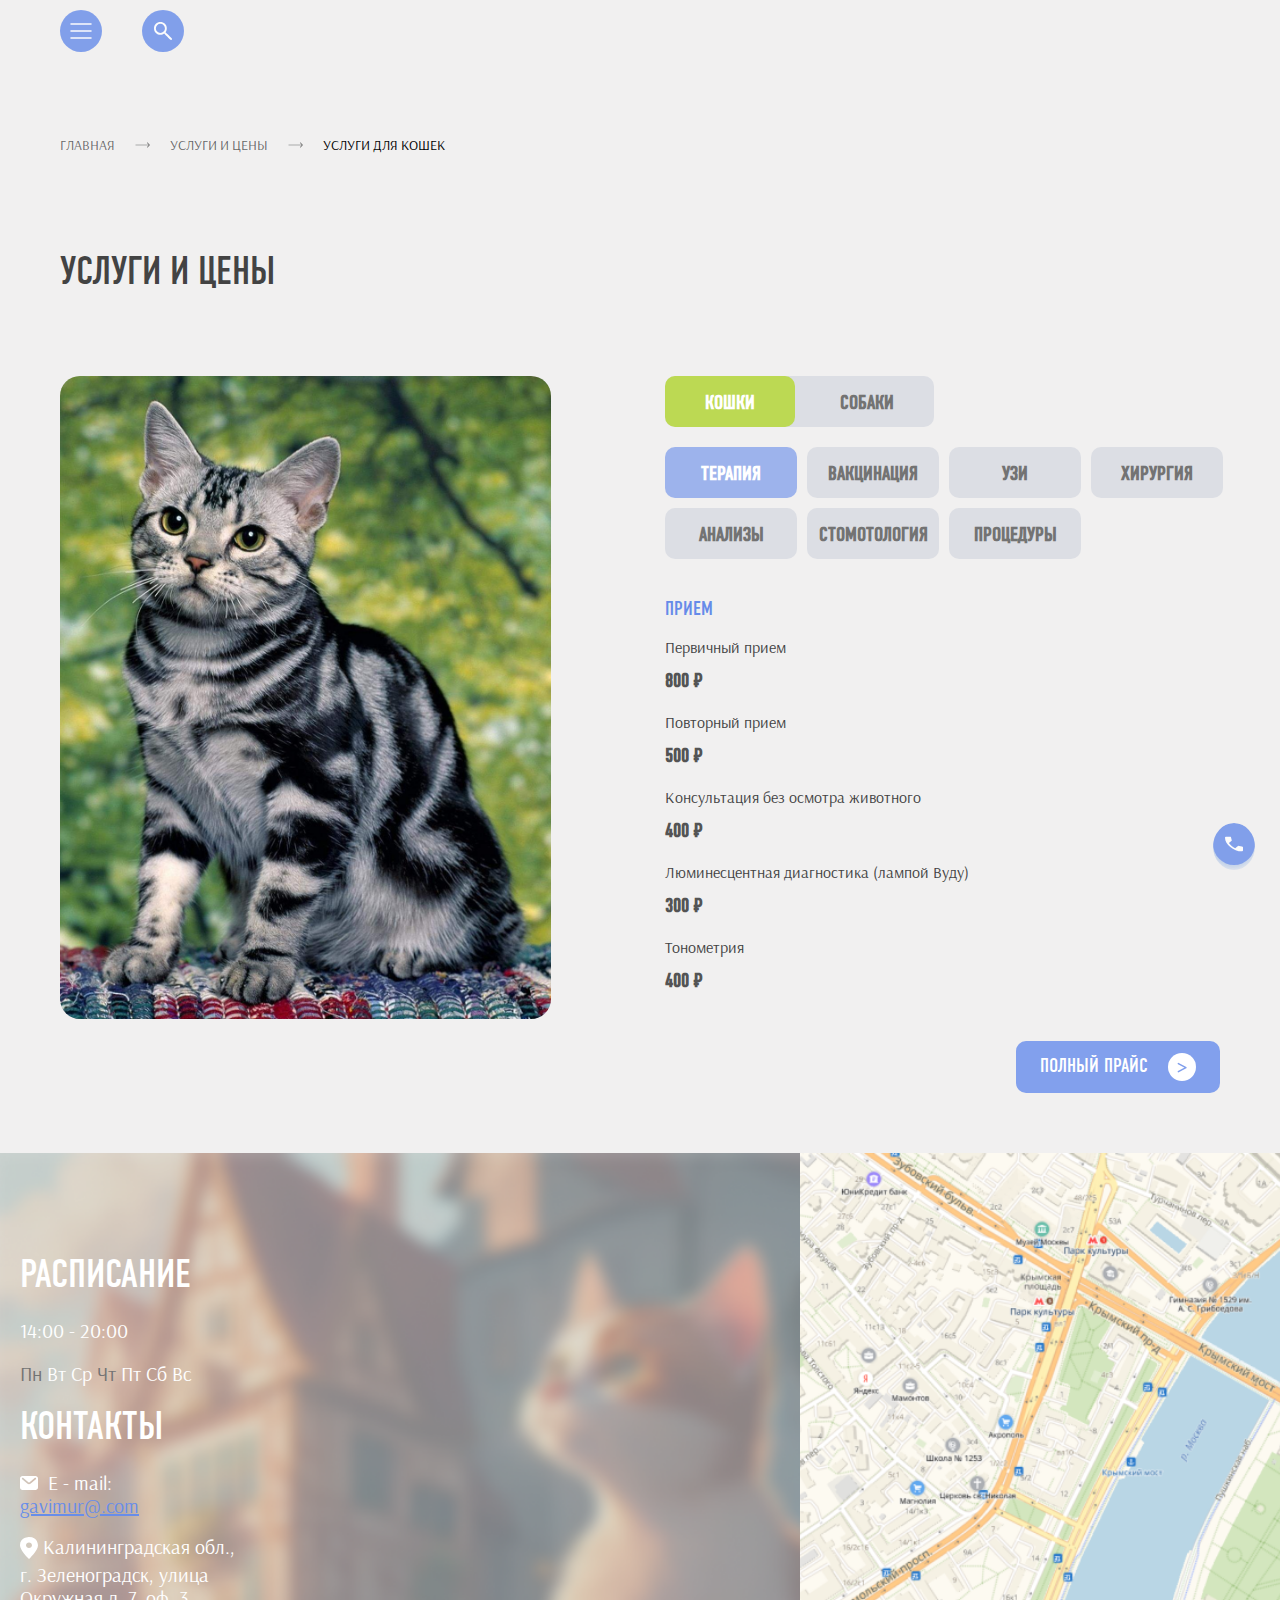
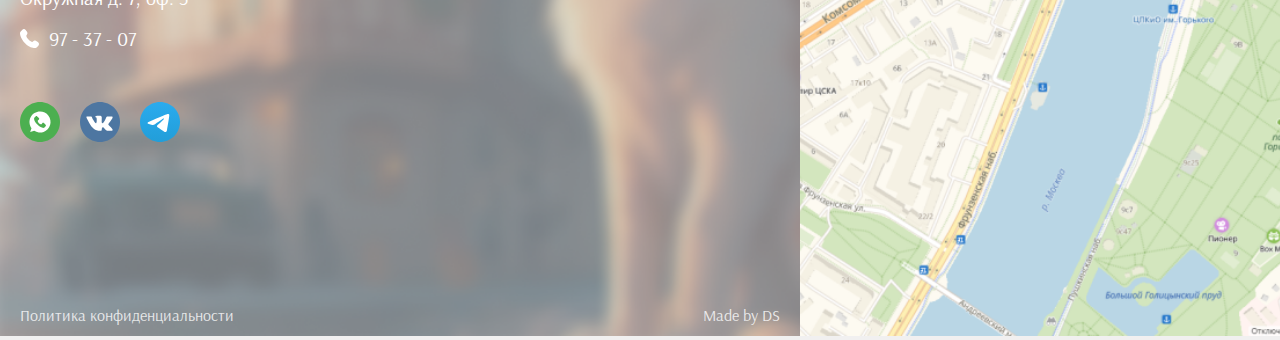
<file: servicesPage.html>
<!DOCTYPE html>
<html lang="en">
<head>
    <meta charset="UTF-8">
    <meta name="viewport" content="width=device-width, initial-scale=1.0">
    <title>Услуги и цены</title>


    <link rel="stylesheet" href="assets/style.css">
    <link rel="stylesheet" media="screen and (max-width:1600px)" href="assets/style1600.css">
    <link rel="stylesheet" media="screen and (max-width:1200px)" href="assets/style1200.css">
    <link rel="stylesheet" media="screen and (max-width:970px)" href="assets/style970.css">
    <link rel="stylesheet" media="screen and (max-width:740px)" href="assets/style740.css">
    <link rel="stylesheet" media="screen and (max-width:500px)" href="assets/style500.css">

    <link href="https://fonts.googleapis.com/css2?family=Arsenal:ital,wght@0,400;0,700;1,400;1,700&family=Noto+Rashi+Hebrew:wght@100;200;300;400;500;600;700;800;900&display=swap" rel="stylesheet">
</head>

<body>

    <section>
        <div class="header">
            <div class="wrapper">
                <div class="main_nav nav">
                    <span class="svg burger menu color_hover cursor" id="menuBurger">
                        <svg xmlns="http://www.w3.org/2000/svg" width="42" height="42" viewBox="0 0 42 42" fill="none">
                            <path d="M11 14H31" stroke="white" stroke-width="1.5" stroke-linecap="round" stroke-linejoin="round" />
                            <path d="M11 21H31" stroke="white" stroke-width="1.5" stroke-linecap="round" />
                            <path d="M11 28H31" stroke="white" stroke-width="1.5" stroke-linecap="round" />
                        </svg>
                    </span>
                    <span class="svg search menu mobile_none color_hover cursor" id="navSearch">
                        <svg xmlns="http://www.w3.org/2000/svg" width="18" height="18" viewBox="0 0 18 18" fill="none" id="searchNavWhite">
                            <path d="M16.5507 17.867C15.8937 17.3707 10.1814 11.5043 10.1814 11.5043C9.69696 11.9033 9.13308 12.2163 8.48977 12.4431C7.84645 12.6699 7.15885 12.7834 6.42695 12.7834C4.63187 12.7834 3.11194 12.1608 1.86716 10.9157C0.622388 9.67057 0 8.16257 0 6.39169C0 4.6208 0.622828 3.1128 1.86848 1.86769C3.11414 0.622564 4.62549 0 6.40253 0C8.1796 0 9.68824 0.622564 10.9285 1.86769C12.1687 3.1128 12.7888 4.62161 12.7888 6.39413C12.7888 7.10538 12.6781 7.7808 12.4567 8.4204C12.2353 9.06 11.914 9.6484 11.4929 10.1856C11.4929 10.1856 17.3837 15.7089 17.8804 16.5398C18.3771 17.3707 17.2077 18.3633 16.5507 17.867ZM6.41206 10.9344C7.67261 10.9344 8.74225 10.4915 9.62099 9.60576C10.4997 8.71996 10.9391 7.6486 10.9391 6.39169C10.9391 5.13477 10.4995 4.06341 9.62041 3.17763C8.74129 2.29182 7.67184 1.84892 6.41206 1.84892C5.14324 1.84892 4.06564 2.29182 3.17927 3.17763C2.29291 4.06341 1.84973 5.13477 1.84973 6.39169C1.84973 7.6486 2.29272 8.71996 3.17871 9.60576C4.06469 10.4915 5.14247 10.9344 6.41206 10.9344Z" fill="white" />
                        </svg>
                        <svg xmlns="http://www.w3.org/2000/svg" width="18" height="18" viewBox="0 0 18 18" fill="none" style="display: none" id="searchNavBlack">
                            <path d="M16.5507 17.867C15.8937 17.3707 10.1814 11.5043 10.1814 11.5043C9.69696 11.9033 9.13308 12.2163 8.48977 12.4431C7.84645 12.6699 7.15885 12.7834 6.42695 12.7834C4.63187 12.7834 3.11194 12.1608 1.86716 10.9157C0.622388 9.67057 0 8.16257 0 6.39169C0 4.6208 0.622828 3.1128 1.86848 1.86769C3.11414 0.622564 4.62549 0 6.40253 0C8.1796 0 9.68824 0.622564 10.9285 1.86769C12.1687 3.1128 12.7888 4.62161 12.7888 6.39413C12.7888 7.10538 12.6781 7.7808 12.4567 8.4204C12.2353 9.06 11.914 9.6484 11.4929 10.1856C11.4929 10.1856 17.3837 15.7089 17.8804 16.5398C18.3771 17.3707 17.2077 18.3633 16.5507 17.867ZM6.41206 10.9344C7.67261 10.9344 8.74225 10.4915 9.62099 9.60576C10.4997 8.71996 10.9391 7.6486 10.9391 6.39169C10.9391 5.13477 10.4995 4.06341 9.62041 3.17763C8.74129 2.29182 7.67184 1.84892 6.41206 1.84892C5.14324 1.84892 4.06564 2.29182 3.17927 3.17763C2.29291 4.06341 1.84973 5.13477 1.84973 6.39169C1.84973 7.6486 2.29272 8.71996 3.17871 9.60576C4.06469 10.4915 5.14247 10.9344 6.41206 10.9344Z" fill="#545454" />
                        </svg>

                        <form action="#" style="display: none" id="searchNavForm">
                            <input type="text">
                            <input type="submit" value="Найти">
                        </form>

                        <span class="search_close" style="display: none" id="searchNavClose" data-close="true">
                            <svg xmlns="http://www.w3.org/2000/svg" width="14" height="14" viewBox="0 0 14 14" fill="none" data-close="true" class="close_black">
                                <path data-close="true" d="M1.40579 13.6478L1.02367 13.7349C0.291312 13.9019 -0.270738 13.0908 0.142857 12.4638L5.58731 7.3596L0.142857 2.25542C-0.239359 1.50112 0.537276 0.684634 1.30975 1.02866L1.40579 1.07143L6.85024 6.1756L12.2947 1.07143L12.5109 0.985798C13.2911 0.676821 14.0097 1.54851 13.5576 2.25542L8.11317 7.3596L13.5576 12.4638C13.9909 13.2257 13.1742 14.0874 12.3902 13.6955L12.2947 13.6478L6.85024 8.54359L1.40579 13.6478Z" fill="#545454" />
                            </svg>
                            <svg xmlns="http://www.w3.org/2000/svg" width="14" height="14" viewBox="0 0 14 14" fill="none" class="close_whiter" data-close="true">
                                <path d="M1.40579 13.6478L1.02367 13.7349C0.291312 13.9019 -0.270738 13.0908 0.142857 12.4638L5.58731 7.3596L0.142857 2.25542C-0.239359 1.50112 0.537276 0.684634 1.30975 1.02866L1.40579 1.07143L6.85024 6.1756L12.2947 1.07143L12.5109 0.985798C13.2911 0.676821 14.0097 1.54851 13.5576 2.25542L8.11317 7.3596L13.5576 12.4638C13.9909 13.2257 13.1742 14.0874 12.3902 13.6955L12.2947 13.6478L6.85024 8.54359L1.40579 13.6478Z" fill="white" data-close="true" />
                            </svg>
                        </span>
                    </span>
                </div>
                <div class="mobile_flex_header">
                    <svg class="cursor" xmlns="http://www.w3.org/2000/svg" width="60" height="55" viewBox="0 0 60 55" fill="none" id="mobileInfoOpen">
                        <path d="M19.4224 0.057415C18.4804 0.236767 17.7697 0.572477 16.963 1.2301C16.3087 1.75896 15.8405 2.29702 15.3893 3.02822C12.6986 7.41545 13.6068 14.6539 17.3805 18.802C17.8938 19.3677 18.785 20.1127 19.3942 20.4852C21.391 21.713 23.6361 21.7774 25.4355 20.6599C27.28 19.5102 28.5435 17.2936 29.023 14.3642C29.1414 13.61 29.164 11.2738 29.0512 10.5012C28.5886 7.27289 27.4097 4.601 25.5652 2.58214C25.1026 2.08088 24.1945 1.32668 23.6248 0.972572C23.0945 0.646059 22.0905 0.222971 21.5659 0.108002C21.0977 0.00222969 19.8624 -0.025362 19.4224 0.057415Z" fill="#668BE9" fill-opacity="0.8" />
                        <path d="M41.5993 0.986233C39.845 1.26676 38.0117 2.36127 36.4944 4.02602C34.5427 6.16445 33.2227 8.9927 32.7264 12.1107C32.5684 13.104 32.5853 15.3206 32.7546 16.222C33.1494 18.2776 33.9899 19.8504 35.2478 20.8713C36.3252 21.7543 37.6789 22.1636 39.0553 22.0302C42.3326 21.6991 45.5647 18.7835 47.2908 14.5986C48.7235 11.1265 48.8758 7.4705 47.7026 4.68365C46.5575 1.96577 44.2335 0.558546 41.5993 0.986233Z" fill="#668BE9" fill-opacity="0.8" />
                        <path d="M5.21141 15.9966C2.90434 16.2956 1.16699 17.8132 0.382921 20.2229C-0.0626989 21.6071 -0.124747 23.5156 0.22498 25.1942C1.03161 29.1031 3.80686 32.6948 7.08978 34.0836C8.77073 34.7918 10.446 34.916 11.8844 34.4285C14.0054 33.7111 15.3986 31.8532 15.8555 29.1261C15.9458 28.5789 15.9458 26.9555 15.8499 26.3209C15.1166 21.253 11.2865 16.806 7.02773 16.0656C6.52571 15.9782 5.63447 15.9461 5.21141 15.9966Z" fill="#668BE9" fill-opacity="0.8" />
                        <path d="M53.0137 19.7216C50.983 20.0757 48.9918 21.2392 47.3391 23.0419C45.5453 25.001 44.3382 27.5579 43.9885 30.1332C43.8982 30.8046 43.9152 32.2486 44.0167 32.8971C44.7049 37.2567 48.3375 39.3491 52.4496 37.7672C54.6552 36.9164 56.652 35.1643 58.0791 32.8327C60.7867 28.4178 60.6118 23.2442 57.6673 20.8483C56.4264 19.8365 54.7172 19.4226 53.0137 19.7216Z" fill="#668BE9" fill-opacity="0.8" />
                        <path d="M28.508 27.9028C24.7738 28.4455 20.0638 31.6416 15.8896 36.4611C12.6236 40.2367 10.3222 44.302 9.63404 47.5212C9.47046 48.2938 9.45354 49.6734 9.6002 50.2022C9.83147 51.0254 10.2207 51.5681 10.9765 52.1429C12.2401 53.0949 13.7574 53.6559 15.6584 53.8721C16.6455 53.9824 18.6423 53.9411 19.9115 53.7847C21.6094 53.5686 23.0421 53.288 26.2517 52.5338C29.3541 51.8072 30.2228 51.6555 31.0802 51.7015C32.1689 51.7612 32.9868 51.9774 35.3333 52.819C37.0143 53.4214 37.9506 53.7065 38.7516 53.8675C41.7412 54.4561 44.257 53.6881 46.8461 51.3979C47.6189 50.7173 47.8558 50.3862 48.0984 49.6642C48.2337 49.2503 48.245 49.1583 48.245 48.188C48.245 47.3096 48.2281 47.0613 48.1153 46.5554C47.4497 43.488 45.4698 39.7814 42.6099 36.2542C39.2085 32.0601 35.2149 29.0387 31.8812 28.1419C30.6684 27.8154 29.6362 27.7418 28.508 27.9028Z" fill="#668BE9" fill-opacity="0.8" />
                    </svg>

                    <svg xmlns="http://www.w3.org/2000/svg" width="60" height="60" viewBox="0 0 60 60" fill="none" id="navMobileOpen" class="cursor">
                        <circle cx="30" cy="30" r="30" fill="#668BE9" fill-opacity="0.8" />
                        <path d="M15.7148 20H44.2863" stroke="white" stroke-width="1.5" stroke-linecap="round" stroke-linejoin="round" />
                        <path d="M15.7148 30H44.2863" stroke="white" stroke-width="1.5" stroke-linecap="round" />
                        <path d="M15.7148 40H44.2863" stroke="white" stroke-width="1.5" stroke-linecap="round" />
                    </svg>
                </div>
            </div>
        </div>
    </section>

    <section>
        <div class="nav_window" id="nav" style="display: none">
            <div class="wrapper nav_flex">
                <nav>
                    <ul>
                        <li><a href="#">Главная</a></li>
                        <li><a href="#">Услуги и цены</a></li>
                        <li><a href="#">Акции</a></li>
                        <li><a href="#">Врачи</a></li>
                        <li><a href="#">Статьи</a></li>
                        <li><a href="#">Как найти нас</a></li>
                        <span class="array_animation cursor" id="navClose">

                            <svg class="array" xmlns="http://www.w3.org/2000/svg" width="42" height="42" viewBox="0 0 42 42" fill="none">
                                0
                                <circle cx="21" cy="21" r="21" fill="#668BE9" fill-opacity="0.8" />
                                <path d="M19.9024 14L12 21M12 21L19.9024 28M12 21H30" stroke="white" stroke-width="1.5" stroke-linecap="round" stroke-linejoin="round" />
                            </svg>

                            <svg class="array_hover" xmlns="http://www.w3.org/2000/svg" width="42" height="42" viewBox="0 0 42 42" fill="none">
                                0
                                <circle cx="21" cy="21" r="21" fill="#3B6BE3" fill-opacity="0.8" />
                                <path d="M19.9024 14L12 21M12 21L19.9024 28M12 21H30" stroke="white" stroke-width="1.5" stroke-linecap="round" stroke-linejoin="round" />
                            </svg>
                        </span>

                    </ul>

                </nav>

                <div class="nav_info">
                    <div class="footer_info__content nav_info">
                        <p class="title footer_title nav_title">Расписание</p>
                        <p class="footer_text">14:00 - 20:00</p>
                        <p class="footer_text weekday"><span class="gray">Пн</span> Вт Ср <span class="gray">Чт</span> Пт Сб Вс</p>
                        <p class="title footer_title">Контакты</p>
                        <div class="email footer_contact">
                            <svg xmlns="http://www.w3.org/2000/svg" xmlns:xlink="http://www.w3.org/1999/xlink" width="18" height="18" viewBox="0 0 18 18" fill="none">
                                <rect width="18" height="18" fill="url(#pattern0)" />
                                <defs>
                                    <pattern id="pattern0" patternContentUnits="objectBoundingBox" width="1" height="1">
                                        <use xlink:href="#image0_1208_1671" transform="scale(0.00195312)" />
                                    </pattern>
                                    <image id="image0_1208_1671" width="512" height="512" xlink:href="[data-uri]" />
                                </defs>
                            </svg>
                            <p class="footer_text">E - mail: </p>

                        </div>
                        <a href="#" class="footer_text footer_email">gavimur@.com </a>
                        <div class="adress footer_contact">
                            <svg xmlns="http://www.w3.org/2000/svg" width="18" height="22" viewBox="0 0 18 22" fill="none">
                                <path d="M9 0C9 0 0 1.90735e-06 0 8.24942C0 8.24942 9.53674e-07 13.7506 9 22C9 22 18 13.7506 18 8.24942C17.9951 8.24942 17.9951 0 9 0ZM9 10.9977C7.3412 10.9977 5.99835 9.76491 5.99835 8.24942C5.99835 6.7293 7.3412 5.50116 9 5.50116C10.6588 5.50116 12.0016 6.73394 12.0016 8.24942C11.9967 9.76491 10.6539 10.9977 9 10.9977Z" fill="white" />
                            </svg>
                            <p class="footer_text">Калининградская обл., г. Зеленоградск, улица Окружная д. 7, оф. 3</p>
                        </div>
                        <div class="tel footer_contact">
                            <svg xmlns="http://www.w3.org/2000/svg" xmlns:xlink="http://www.w3.org/1999/xlink" width="19" height="19" viewBox="0 0 19 19" fill="none">
                                <rect width="19" height="19" fill="url(#pattern0)" />
                                <defs>
                                    <pattern id="pattern0" patternContentUnits="objectBoundingBox" width="1" height="1">
                                        <use xlink:href="#image0_1208_1670" transform="scale(0.00195312)" />
                                    </pattern>
                                    <image id="image0_1208_1670" width="512" height="512" xlink:href="[data-uri]" />
                                </defs>
                            </svg>

                            <a href="#" class="footer_text">97 - 37 - 07</a>
                        </div>

                        <div class="social">
                            <span>
                                <a href="#">
                                    <svg xmlns="http://www.w3.org/2000/svg" width="40" height="40" viewBox="0 0 40 40" fill="none">
                                        <g clip-path="url(#clip0_1432_2024)">
                                            <path d="M20 40C31.0457 40 40 31.0457 40 20C40 8.95431 31.0457 0 20 0C8.95431 0 0 8.95431 0 20C0 31.0457 8.95431 40 20 40Z" fill="#4CAF50" />
                                            <path d="M20.0008 9.47363C18.0616 9.47437 16.1602 10.0108 14.5065 11.0238C12.8529 12.0367 11.5112 13.4868 10.6294 15.214C9.74773 16.9412 9.3603 18.8784 9.50988 20.8119C9.65947 22.7454 10.3403 24.6 11.4771 26.171L10.1614 30.0815L14.2114 28.7868C15.5815 29.6906 17.1439 30.2614 18.774 30.4537C20.404 30.6461 22.0564 30.4546 23.5993 29.8945C25.1421 29.3344 26.5326 28.4213 27.6597 27.2282C28.7867 26.035 29.6192 24.5947 30.0905 23.0225C30.5618 21.4503 30.6589 19.7897 30.3741 18.1732C30.0892 16.5568 29.4303 15.0293 28.45 13.7129C27.4697 12.3965 26.1951 11.3276 24.7281 10.5915C23.261 9.85541 21.6422 9.4726 20.0008 9.47363ZM25.5956 24.3605L24.4745 25.4815C23.2956 26.6605 20.1693 25.3631 17.3982 22.5868C14.6271 19.8105 13.385 16.6921 14.5061 15.5263L15.6271 14.4052C15.8442 14.2057 16.1283 14.0949 16.4232 14.0949C16.7181 14.0949 17.0022 14.2057 17.2193 14.4052L18.8719 16.0526C19.0066 16.1836 19.1055 16.347 19.159 16.5272C19.2125 16.7074 19.2188 16.8983 19.1773 17.0816C19.1358 17.2649 19.048 17.4345 18.9222 17.5741C18.7963 17.7137 18.6368 17.8187 18.4587 17.8789C18.1961 17.9628 17.9759 18.1448 17.8441 18.3869C17.7122 18.6291 17.6788 18.9127 17.7508 19.1789C18.0456 20.4157 19.6377 21.95 20.8193 22.2447C21.084 22.3002 21.3599 22.2584 21.5963 22.127C21.8327 21.9955 22.0137 21.7831 22.1061 21.5289C22.1657 21.3483 22.271 21.1862 22.4119 21.0585C22.5528 20.9307 22.7244 20.8417 22.91 20.8001C23.0956 20.7585 23.2888 20.7657 23.4707 20.821C23.6527 20.8763 23.8172 20.9779 23.9482 21.1157L25.5982 22.7684C25.7974 22.9858 25.9077 23.2701 25.9072 23.5649C25.9067 23.8598 25.7955 24.1437 25.5956 24.3605Z" fill="white" />
                                        </g>
                                        <defs>
                                            <clipPath id="clip0_1432_2024">
                                                <rect width="40" height="40" fill="white" />
                                            </clipPath>
                                        </defs>
                                    </svg>
                                </a>
                            </span>
                            <span>
                                <a href="#">
                                    <svg xmlns="http://www.w3.org/2000/svg" width="40" height="40" viewBox="0 0 40 40" fill="none">
                                        <g clip-path="url(#clip0_1432_2030)">
                                            <path d="M20 40C31.0457 40 40 31.0457 40 20C40 8.95431 31.0457 0 20 0C8.95431 0 0 8.95431 0 20C0 31.0457 8.95431 40 20 40Z" fill="#4D76A1" />
                                            <path fill-rule="evenodd" clip-rule="evenodd" d="M19.2452 28.7716H20.815C20.815 28.7716 21.2892 28.7196 21.5312 28.4586C21.7541 28.219 21.7469 27.7691 21.7469 27.7691C21.7469 27.7691 21.7163 25.6628 22.6938 25.3526C23.6575 25.0471 24.895 27.3883 26.2066 28.2885C27.1985 28.9699 27.9521 28.8205 27.9521 28.8205L31.4592 28.7716C31.4592 28.7716 33.2939 28.6586 32.424 27.2161C32.3527 27.0981 31.9173 26.1491 29.8164 24.1989C27.6174 22.1578 27.9119 22.488 30.5608 18.9574C32.174 16.8072 32.819 15.4945 32.6176 14.9323C32.4254 14.3968 31.2389 14.5383 31.2389 14.5383L27.2901 14.5629C27.2901 14.5629 26.9974 14.523 26.7803 14.6528C26.5681 14.78 26.4316 15.0767 26.4316 15.0767C26.4316 15.0767 25.8066 16.7405 24.9731 18.1556C23.2147 21.1414 22.5117 21.299 22.2243 21.1136C21.5558 20.6815 21.7227 19.3777 21.7227 18.4515C21.7227 15.558 22.1616 14.3515 20.8681 14.0392C20.4389 13.9354 20.123 13.867 19.0253 13.8559C17.6163 13.8413 16.4237 13.8602 15.7485 14.1911C15.2993 14.411 14.9527 14.9013 15.1638 14.9294C15.4248 14.9644 16.0159 15.0888 16.3293 15.5155C16.7339 16.066 16.7197 17.3024 16.7197 17.3024C16.7197 17.3024 16.9521 20.7086 16.1767 21.1318C15.6444 21.422 14.9142 20.8295 13.3466 18.1206C12.5434 16.7331 11.937 15.1993 11.937 15.1993C11.937 15.1993 11.82 14.9127 11.6115 14.7594C11.3583 14.5736 11.0047 14.5144 11.0047 14.5144L7.2523 14.539C7.2523 14.539 6.689 14.5547 6.48222 14.7996C6.29825 15.0175 6.4676 15.4681 6.4676 15.4681C6.4676 15.4681 9.40531 22.3411 12.7316 25.8047C15.7817 28.9802 19.2452 28.7716 19.2452 28.7716Z" fill="white" />
                                        </g>
                                        <defs>
                                            <clipPath id="clip0_1432_2030">
                                                <rect width="40" height="40" fill="white" />
                                            </clipPath>
                                        </defs>
                                    </svg>
                                </a>
                            </span>
                            <span>
                                <a href="#">
                                    <svg xmlns="http://www.w3.org/2000/svg" width="40" height="40" viewBox="0 0 40 40" fill="none">
                                        <g clip-path="url(#clip0_1432_2035)">
                                            <path d="M20 40C31.0457 40 40 31.0457 40 20C40 8.9543 31.0457 0 20 0C8.9543 0 0 8.9543 0 20C0 31.0457 8.9543 40 20 40Z" fill="url(#paint0_linear_1432_2035)" />
                                            <path fill-rule="evenodd" clip-rule="evenodd" d="M9.0537 19.7889C14.8841 17.2487 18.772 15.574 20.7172 14.7649C26.2714 12.4548 27.4256 12.0535 28.1778 12.0402C28.3432 12.0373 28.7132 12.0783 28.9528 12.2728C29.3082 12.5612 29.3103 13.1873 29.2708 13.6017C28.9698 16.7642 27.6675 24.4386 27.0049 27.9806C26.7245 29.4794 26.1725 29.982 25.6381 30.0311C24.4767 30.138 23.5947 29.2635 22.4698 28.5262C20.7096 27.3723 19.7151 26.654 18.0064 25.5281C16.0318 24.2268 17.3119 23.5117 18.4372 22.3428C18.7317 22.037 23.849 17.3824 23.9481 16.9601C23.9605 16.9073 23.972 16.7104 23.855 16.6065C23.7381 16.5026 23.5655 16.5381 23.441 16.5664C23.2644 16.6064 20.4524 18.4651 15.0049 22.1423C14.2067 22.6904 13.4837 22.9574 12.836 22.9435C12.1218 22.9281 10.7482 22.5397 9.72706 22.2078C8.47456 21.8006 7.47909 21.5853 7.56581 20.8939C7.61097 20.5337 8.10691 20.1654 9.0537 19.7889Z" fill="white" />
                                        </g>
                                        <defs>
                                            <linearGradient id="paint0_linear_1432_2035" x1="20" y1="0" x2="20" y2="39.6875" gradientUnits="userSpaceOnUse">
                                                <stop stop-color="#2AABEE" />
                                                <stop offset="1" stop-color="#229ED9" />
                                            </linearGradient>
                                            <clipPath id="clip0_1432_2035">
                                                <rect width="40" height="40" fill="white" />
                                            </clipPath>
                                        </defs>
                                    </svg>
                                </a>
                            </span>
                        </div>

                    </div>
                </div>
            </div>
        </div>
    </section>

    <section>
        <div class="nav_window" id="navMobile" style="display: none">
            <div class="wrapper nav_flex">
                <div class="window_close cursor" id="navMobileClose">
                    <svg xmlns="http://www.w3.org/2000/svg" width="60" height="60" viewBox="0 0 60 60" fill="none">
                        <circle cx="30" cy="30" r="30" fill="#668BE9" fill-opacity="0.8" />
                        <path d="M16 20L44 40M44 20L30.2373 30L16.4746 40" stroke="white" stroke-width="1.5" stroke-linecap="round" />
                    </svg>
                </div>
                <nav>
                    <ul>
                        <li><a href="#">Главная</a></li>
                        <li><a href="#">Услуги и цены</a></li>
                        <li><a href="#">Акции</a></li>
                        <li><a href="#">Врачи</a></li>
                        <li><a href="#">Статьи</a></li>
                        <li><a href="#">Как найти нас</a></li>
                        <li class="mobile_search">

                            <span class="svg search menu  cursor" id="mobileSearch">
                                <svg xmlns="http://www.w3.org/2000/svg" width="18" height="18" viewBox="0 0 18 18" fill="none" id="searchMobileWhite">
                                    <path d="M16.5507 17.867C15.8937 17.3707 10.1814 11.5043 10.1814 11.5043C9.69696 11.9033 9.13308 12.2163 8.48977 12.4431C7.84645 12.6699 7.15885 12.7834 6.42695 12.7834C4.63187 12.7834 3.11194 12.1608 1.86716 10.9157C0.622388 9.67057 0 8.16257 0 6.39169C0 4.6208 0.622828 3.1128 1.86848 1.86769C3.11414 0.622564 4.62549 0 6.40253 0C8.1796 0 9.68824 0.622564 10.9285 1.86769C12.1687 3.1128 12.7888 4.62161 12.7888 6.39413C12.7888 7.10538 12.6781 7.7808 12.4567 8.4204C12.2353 9.06 11.914 9.6484 11.4929 10.1856C11.4929 10.1856 17.3837 15.7089 17.8804 16.5398C18.3771 17.3707 17.2077 18.3633 16.5507 17.867ZM6.41206 10.9344C7.67261 10.9344 8.74225 10.4915 9.62099 9.60576C10.4997 8.71996 10.9391 7.6486 10.9391 6.39169C10.9391 5.13477 10.4995 4.06341 9.62041 3.17763C8.74129 2.29182 7.67184 1.84892 6.41206 1.84892C5.14324 1.84892 4.06564 2.29182 3.17927 3.17763C2.29291 4.06341 1.84973 5.13477 1.84973 6.39169C1.84973 7.6486 2.29272 8.71996 3.17871 9.60576C4.06469 10.4915 5.14247 10.9344 6.41206 10.9344Z" fill="white" />
                                </svg>
                                <svg xmlns="http://www.w3.org/2000/svg" width="18" height="18" viewBox="0 0 18 18" fill="none" style="display: none" id="searchMobileBlack">
                                    <path d="M16.5507 17.867C15.8937 17.3707 10.1814 11.5043 10.1814 11.5043C9.69696 11.9033 9.13308 12.2163 8.48977 12.4431C7.84645 12.6699 7.15885 12.7834 6.42695 12.7834C4.63187 12.7834 3.11194 12.1608 1.86716 10.9157C0.622388 9.67057 0 8.16257 0 6.39169C0 4.6208 0.622828 3.1128 1.86848 1.86769C3.11414 0.622564 4.62549 0 6.40253 0C8.1796 0 9.68824 0.622564 10.9285 1.86769C12.1687 3.1128 12.7888 4.62161 12.7888 6.39413C12.7888 7.10538 12.6781 7.7808 12.4567 8.4204C12.2353 9.06 11.914 9.6484 11.4929 10.1856C11.4929 10.1856 17.3837 15.7089 17.8804 16.5398C18.3771 17.3707 17.2077 18.3633 16.5507 17.867ZM6.41206 10.9344C7.67261 10.9344 8.74225 10.4915 9.62099 9.60576C10.4997 8.71996 10.9391 7.6486 10.9391 6.39169C10.9391 5.13477 10.4995 4.06341 9.62041 3.17763C8.74129 2.29182 7.67184 1.84892 6.41206 1.84892C5.14324 1.84892 4.06564 2.29182 3.17927 3.17763C2.29291 4.06341 1.84973 5.13477 1.84973 6.39169C1.84973 7.6486 2.29272 8.71996 3.17871 9.60576C4.06469 10.4915 5.14247 10.9344 6.41206 10.9344Z" fill="#545454" />
                                </svg>

                                <form action="#" style="display: none" id="searchMobileForm">
                                    <input type="text">
                                    <input type="submit" value="Найти" class="mobileSearchButton">
                                </form>

                                <span class="search_close" style="display: none" id="searchMobileClose" data-close="true">
                                    <svg xmlns="http://www.w3.org/2000/svg" width="14" height="14" viewBox="0 0 14 14" fill="none" data-close="true" class="close_black">
                                        <path data-close="true" d="M1.40579 13.6478L1.02367 13.7349C0.291312 13.9019 -0.270738 13.0908 0.142857 12.4638L5.58731 7.3596L0.142857 2.25542C-0.239359 1.50112 0.537276 0.684634 1.30975 1.02866L1.40579 1.07143L6.85024 6.1756L12.2947 1.07143L12.5109 0.985798C13.2911 0.676821 14.0097 1.54851 13.5576 2.25542L8.11317 7.3596L13.5576 12.4638C13.9909 13.2257 13.1742 14.0874 12.3902 13.6955L12.2947 13.6478L6.85024 8.54359L1.40579 13.6478Z" fill="#545454" />
                                    </svg>
                                    <svg xmlns="http://www.w3.org/2000/svg" width="14" height="14" viewBox="0 0 14 14" fill="none" class="close_whiter close_whiter__mobile" data-close="true">
                                        <path d="M1.40579 13.6478L1.02367 13.7349C0.291312 13.9019 -0.270738 13.0908 0.142857 12.4638L5.58731 7.3596L0.142857 2.25542C-0.239359 1.50112 0.537276 0.684634 1.30975 1.02866L1.40579 1.07143L6.85024 6.1756L12.2947 1.07143L12.5109 0.985798C13.2911 0.676821 14.0097 1.54851 13.5576 2.25542L8.11317 7.3596L13.5576 12.4638C13.9909 13.2257 13.1742 14.0874 12.3902 13.6955L12.2947 13.6478L6.85024 8.54359L1.40579 13.6478Z" fill="white" data-close="true" />
                                    </svg>
                                </span>
                            </span>
                        </li>
                    </ul>

                </nav>
            </div>

        </div>
    </section>

    <section>
        <div class="nav_window" id="navInfoMobile" style="display: none">
            <div class="wrapper nav_flex">
                <div class="nav_info">
                    <div class="footer_info__content nav_info">
                        <p class="title footer_title nav_title">Расписание</p>
                        <p class="footer_text">14:00 - 20:00</p>
                        <p class="footer_text weekday"><span class="gray">Пн</span> Вт Ср <span class="gray">Чт</span> Пт Сб Вс</p>
                        <p class="title footer_title">Контакты</p>
                        <div class="email footer_contact">
                            <svg xmlns="http://www.w3.org/2000/svg" width="20" height="15" viewBox="0 0 20 15" fill="none">
                                <path fill-rule="evenodd" clip-rule="evenodd" d="M3.96802 4.05627e-07H16.032C16.4706 -8.96937e-06 16.8491 -1.84309e-05 17.1624 0.0200159C17.4922 0.0411191 17.8221 0.0875256 18.1481 0.214088C18.8831 0.499538 19.4672 1.04707 19.7716 1.7362C19.9066 2.04176 19.9561 2.35105 19.9787 2.66027C20 2.95395 20 3.30878 20 3.72001V11.28C20 11.6912 20 12.046 19.9787 12.3397C19.9561 12.6489 19.9066 12.9582 19.7716 13.2638C19.4672 13.9529 18.8831 14.5005 18.1481 14.7859C17.8221 14.9124 17.4922 14.9588 17.1624 14.98C16.8491 15 16.4706 15 16.032 15H3.96801C3.52936 15 3.15088 15 2.83762 14.98C2.50779 14.9588 2.17788 14.9124 1.85195 14.7859C1.11687 14.5005 0.53284 13.9529 0.22836 13.2638C0.0933604 12.9582 0.0438603 12.6489 0.0213503 12.3397C-1.96602e-05 12.046 -9.56733e-06 11.6912 4.32668e-07 11.28V3.72002C-9.56733e-06 3.30878 -1.96602e-05 2.95395 0.0213503 2.66027C0.0438603 2.35105 0.0933604 2.04176 0.22836 1.7362C0.53284 1.04707 1.11687 0.499538 1.85195 0.214088C2.17788 0.0875256 2.50779 0.0411191 2.83762 0.0200159C3.15088 -1.84309e-05 3.52937 -8.96937e-06 3.96802 4.05627e-07ZM2.31745 2.13541C2.68114 1.74576 3.3129 1.70627 3.72854 2.04722L9.3415 6.65156C9.7185 6.96084 10.2815 6.96084 10.6585 6.65156L16.2715 2.04722C16.6871 1.70627 17.3189 1.74576 17.6825 2.13541C18.0462 2.52507 18.0041 3.11735 17.5885 3.4583L11.9755 8.06269C10.8444 8.99053 9.1556 8.99053 8.0245 8.06269L2.41153 3.4583C1.99589 3.11735 1.95377 2.52507 2.31745 2.13541Z" fill="white" />
                            </svg>
                            <p class="footer_text">E - mail: </p>

                        </div>
                        <a href="#" class="footer_text footer_email">gavimur@.com </a>
                        <div class="adress footer_contact">

                            <p class="footer_text nav_address__mobile">
                                <svg xmlns="http://www.w3.org/2000/svg" width="18" height="22" viewBox="0 0 18 22" fill="none">
                                    <path d="M9 0C9 0 0 1.90735e-06 0 8.24942C0 8.24942 9.53674e-07 13.7506 9 22C9 22 18 13.7506 18 8.24942C17.9951 8.24942 17.9951 0 9 0ZM9 10.9977C7.3412 10.9977 5.99835 9.76491 5.99835 8.24942C5.99835 6.7293 7.3412 5.50116 9 5.50116C10.6588 5.50116 12.0016 6.73394 12.0016 8.24942C11.9967 9.76491 10.6539 10.9977 9 10.9977Z" fill="white" />
                                </svg>

                                <span class="city_mobile">Калининградская обл.,</span><br>г. Зеленоградск, улица Окружная д. 7, оф. 3
                            </p>
                        </div>
                        <div class="tel footer_contact">
                            <svg xmlns="http://www.w3.org/2000/svg" width="29" height="29" viewBox="0 0 29 29" fill="none">
                                <path d="M20.2294 18.6047L19.4956 19.3772C19.4956 19.3772 17.7514 21.2136 12.9905 16.2011C8.22974 11.1889 9.97389 9.35264 9.97389 9.35264L10.436 8.86614C11.5744 7.66768 11.6817 5.74356 10.6884 4.33888L8.65691 1.46549C7.42766 -0.273084 5.05237 -0.502748 3.64344 0.980589L1.11464 3.64295C0.416034 4.37846 -0.0521223 5.3319 0.0046532 6.38958C0.149895 9.09548 1.30614 14.9175 7.75807 21.7101C14.6 28.9134 21.0198 29.1997 23.6451 28.9405C24.4755 28.8587 25.1976 28.4109 25.7795 27.7981L28.0683 25.3887C29.6132 23.7621 29.1775 20.9737 27.2008 19.8361L24.1228 18.0643C22.8249 17.3173 21.2438 17.5367 20.2294 18.6047Z" fill="white" />
                            </svg>

                            <a href="#" class="footer_text nav_tel__mobile">97 - 37 - 07</a>
                        </div>

                        <div class="social">
                            <span>
                                <a href="#">
                                    <svg xmlns="http://www.w3.org/2000/svg" width="40" height="40" viewBox="0 0 40 40" fill="none">
                                        <g clip-path="url(#clip0_1432_2024)">
                                            <path d="M20 40C31.0457 40 40 31.0457 40 20C40 8.95431 31.0457 0 20 0C8.95431 0 0 8.95431 0 20C0 31.0457 8.95431 40 20 40Z" fill="#4CAF50" />
                                            <path d="M20.0008 9.47363C18.0616 9.47437 16.1602 10.0108 14.5065 11.0238C12.8529 12.0367 11.5112 13.4868 10.6294 15.214C9.74773 16.9412 9.3603 18.8784 9.50988 20.8119C9.65947 22.7454 10.3403 24.6 11.4771 26.171L10.1614 30.0815L14.2114 28.7868C15.5815 29.6906 17.1439 30.2614 18.774 30.4537C20.404 30.6461 22.0564 30.4546 23.5993 29.8945C25.1421 29.3344 26.5326 28.4213 27.6597 27.2282C28.7867 26.035 29.6192 24.5947 30.0905 23.0225C30.5618 21.4503 30.6589 19.7897 30.3741 18.1732C30.0892 16.5568 29.4303 15.0293 28.45 13.7129C27.4697 12.3965 26.1951 11.3276 24.7281 10.5915C23.261 9.85541 21.6422 9.4726 20.0008 9.47363ZM25.5956 24.3605L24.4745 25.4815C23.2956 26.6605 20.1693 25.3631 17.3982 22.5868C14.6271 19.8105 13.385 16.6921 14.5061 15.5263L15.6271 14.4052C15.8442 14.2057 16.1283 14.0949 16.4232 14.0949C16.7181 14.0949 17.0022 14.2057 17.2193 14.4052L18.8719 16.0526C19.0066 16.1836 19.1055 16.347 19.159 16.5272C19.2125 16.7074 19.2188 16.8983 19.1773 17.0816C19.1358 17.2649 19.048 17.4345 18.9222 17.5741C18.7963 17.7137 18.6368 17.8187 18.4587 17.8789C18.1961 17.9628 17.9759 18.1448 17.8441 18.3869C17.7122 18.6291 17.6788 18.9127 17.7508 19.1789C18.0456 20.4157 19.6377 21.95 20.8193 22.2447C21.084 22.3002 21.3599 22.2584 21.5963 22.127C21.8327 21.9955 22.0137 21.7831 22.1061 21.5289C22.1657 21.3483 22.271 21.1862 22.4119 21.0585C22.5528 20.9307 22.7244 20.8417 22.91 20.8001C23.0956 20.7585 23.2888 20.7657 23.4707 20.821C23.6527 20.8763 23.8172 20.9779 23.9482 21.1157L25.5982 22.7684C25.7974 22.9858 25.9077 23.2701 25.9072 23.5649C25.9067 23.8598 25.7955 24.1437 25.5956 24.3605Z" fill="white" />
                                        </g>
                                        <defs>
                                            <clipPath id="clip0_1432_2024">
                                                <rect width="40" height="40" fill="white" />
                                            </clipPath>
                                        </defs>
                                    </svg>
                                </a>
                            </span>
                            <span>
                                <a href="#">
                                    <svg xmlns="http://www.w3.org/2000/svg" width="40" height="40" viewBox="0 0 40 40" fill="none">
                                        <g clip-path="url(#clip0_1432_2030)">
                                            <path d="M20 40C31.0457 40 40 31.0457 40 20C40 8.95431 31.0457 0 20 0C8.95431 0 0 8.95431 0 20C0 31.0457 8.95431 40 20 40Z" fill="#4D76A1" />
                                            <path fill-rule="evenodd" clip-rule="evenodd" d="M19.2452 28.7716H20.815C20.815 28.7716 21.2892 28.7196 21.5312 28.4586C21.7541 28.219 21.7469 27.7691 21.7469 27.7691C21.7469 27.7691 21.7163 25.6628 22.6938 25.3526C23.6575 25.0471 24.895 27.3883 26.2066 28.2885C27.1985 28.9699 27.9521 28.8205 27.9521 28.8205L31.4592 28.7716C31.4592 28.7716 33.2939 28.6586 32.424 27.2161C32.3527 27.0981 31.9173 26.1491 29.8164 24.1989C27.6174 22.1578 27.9119 22.488 30.5608 18.9574C32.174 16.8072 32.819 15.4945 32.6176 14.9323C32.4254 14.3968 31.2389 14.5383 31.2389 14.5383L27.2901 14.5629C27.2901 14.5629 26.9974 14.523 26.7803 14.6528C26.5681 14.78 26.4316 15.0767 26.4316 15.0767C26.4316 15.0767 25.8066 16.7405 24.9731 18.1556C23.2147 21.1414 22.5117 21.299 22.2243 21.1136C21.5558 20.6815 21.7227 19.3777 21.7227 18.4515C21.7227 15.558 22.1616 14.3515 20.8681 14.0392C20.4389 13.9354 20.123 13.867 19.0253 13.8559C17.6163 13.8413 16.4237 13.8602 15.7485 14.1911C15.2993 14.411 14.9527 14.9013 15.1638 14.9294C15.4248 14.9644 16.0159 15.0888 16.3293 15.5155C16.7339 16.066 16.7197 17.3024 16.7197 17.3024C16.7197 17.3024 16.9521 20.7086 16.1767 21.1318C15.6444 21.422 14.9142 20.8295 13.3466 18.1206C12.5434 16.7331 11.937 15.1993 11.937 15.1993C11.937 15.1993 11.82 14.9127 11.6115 14.7594C11.3583 14.5736 11.0047 14.5144 11.0047 14.5144L7.2523 14.539C7.2523 14.539 6.689 14.5547 6.48222 14.7996C6.29825 15.0175 6.4676 15.4681 6.4676 15.4681C6.4676 15.4681 9.40531 22.3411 12.7316 25.8047C15.7817 28.9802 19.2452 28.7716 19.2452 28.7716Z" fill="white" />
                                        </g>
                                        <defs>
                                            <clipPath id="clip0_1432_2030">
                                                <rect width="40" height="40" fill="white" />
                                            </clipPath>
                                        </defs>
                                    </svg>
                                </a>
                            </span>
                            <span>
                                <a href="#">
                                    <svg xmlns="http://www.w3.org/2000/svg" width="40" height="40" viewBox="0 0 40 40" fill="none">
                                        <g clip-path="url(#clip0_1514_2566)">
                                            <path d="M20 40C31.0457 40 40 31.0457 40 20C40 8.9543 31.0457 0 20 0C8.9543 0 0 8.9543 0 20C0 31.0457 8.9543 40 20 40Z" fill="url(#paint0_linear_1514_2566)" />
                                            <path fill-rule="evenodd" clip-rule="evenodd" d="M9.05175 19.7889C14.8821 17.2487 18.77 15.574 20.7153 14.7649C26.2695 12.4548 27.4236 12.0535 28.1758 12.0402C28.3413 12.0373 28.7112 12.0783 28.9508 12.2728C29.3063 12.5612 29.3083 13.1873 29.2689 13.6017C28.9678 16.7642 27.6655 24.4386 27.0029 27.9806C26.7225 29.4794 26.1705 29.982 25.6361 30.0311C24.4747 30.138 23.5928 29.2635 22.4678 28.5262C20.7076 27.3723 19.7132 26.654 18.0045 25.5281C16.0299 24.2268 17.31 23.5117 18.4353 22.3428C18.7298 22.037 23.8471 17.3824 23.9461 16.9601C23.9585 16.9073 23.97 16.7104 23.8531 16.6065C23.7361 16.5026 23.5635 16.5381 23.439 16.5664C23.2625 16.6064 20.4504 18.4651 15.0029 22.1423C14.2047 22.6904 13.4818 22.9574 12.834 22.9435C12.1199 22.9281 10.7463 22.5397 9.72511 22.2078C8.47261 21.8006 7.47714 21.5853 7.56386 20.8939C7.60902 20.5337 8.10495 20.1654 9.05175 19.7889Z" fill="white" />
                                        </g>
                                        <defs>
                                            <linearGradient id="paint0_linear_1514_2566" x1="20" y1="0" x2="20" y2="39.6875" gradientUnits="userSpaceOnUse">
                                                <stop stop-color="#2AABEE" />
                                                <stop offset="1" stop-color="#229ED9" />
                                            </linearGradient>
                                            <clipPath id="clip0_1514_2566">
                                                <rect width="40" height="40" fill="white" />
                                            </clipPath>
                                        </defs>
                                    </svg>
                                </a>
                            </span>
                        </div>

                    </div>
                </div>
                <div class="window_close cursor" id="navInfoMobileClose">
                    <svg xmlns="http://www.w3.org/2000/svg" width="60" height="60" viewBox="0 0 60 60" fill="none">
                        <circle cx="30" cy="30" r="30" fill="#668BE9" fill-opacity="0.8" />
                        <path d="M16 20L44 40M44 20L30.2373 30L16.4746 40" stroke="white" stroke-width="1.5" stroke-linecap="round" />
                    </svg>
                </div>
            </div>
        </div>
    </section>

    <div class="overflow_container" id="phonoButton"><a href="#" class="advantage_right__order1 button_animation"><span class="svg tel menu color_hover cursor ">
                <svg xmlns="http://www.w3.org/2000/svg" width="18" height="18" viewBox="0 0 22 18" fill="none">
                    <path d="M20.4885 18C17.9744 18 15.4939 17.5112 13.0471 16.5335C10.6003 15.5558 8.41146 14.2775 6.48047 12.6986C4.54947 11.1197  2.98664 9.32836 1.792 7.32471C0.597332 5.32105 0 3.29181 0 1.23697C0 0.887035 0.14502 0.593392 0.43506 0.356035C0.7251 0.118678 1.08392 0 1.51152 0H5.92972C6.30065 0 6.61671 0.0907438 6.87791 0.272232C7.13911 0.45372 7.30753 0.702585 7.38318 1.01883L8.1809 4.1235C8.23685 4.40748 8.23106 4.66121 8.16353 4.88468C8.09598 5.10816 7.95733 5.30116 7.74758 5.46367L4.74651 7.87992C5.74144 9.22769 6.88284 10.4248 8.1707 11.4713C9.45856 12.5179 10.9004 13.4109 12.4961 14.1505L15.3771 11.7574C15.6135 11.5569 15.8867 11.4156 16.1966 11.3334C16.5065 11.2513 16.8259 11.2392 17.1548 11.2973L20.7503 11.9383C21.1281 12.0083 21.4309 12.1547 21.6586 12.3775C21.8862 12.6004 22 12.8705 22 13.1881V16.7572C22 17.1097 21.855 17.405 21.5649 17.643C21.2749 17.881 20.9161 18 20.4885 18Z" fill="white" />
                </svg>
                <span class="flare"></span>
            </span>

        </a>

    </div>

    <!-- Контент -->
    <div class="wrapper content">

        <div class="breadCrumbs">
            <p class="breadCrumbs_text"><a href="#">Главная</a></p>
            <p class="breadCrumbs_svg">
                <svg xmlns="http://www.w3.org/2000/svg" width="15" height="6" viewBox="0 0 15 6" fill="none">
                    <path d="M14.7475 3.24749C14.8842 3.1108 14.8842 2.8892 14.7475 2.75251L12.5201 0.525126C12.3834 0.388443 12.1618 0.388443 12.0251 0.525126C11.8884 0.66181 11.8884 0.883418 12.0251 1.0201L14.005 3L12.0251 4.9799C11.8884 5.11658 11.8884 5.33819 12.0251 5.47487C12.1618 5.61156 12.3834 5.61156 12.5201 5.47487L14.7475 3.24749ZM0.5 3.35H14.5V2.65H0.5V3.35Z" fill="#666666" />
                </svg>
            </p>
            <p class="breadCrumbs_text">Услуги и цены</p>
            <p class="breadCrumbs_svg">
                <svg xmlns="http://www.w3.org/2000/svg" width="15" height="6" viewBox="0 0 15 6" fill="none">
                    <path d="M14.7475 3.24749C14.8842 3.1108 14.8842 2.8892 14.7475 2.75251L12.5201 0.525126C12.3834 0.388443 12.1618 0.388443 12.0251 0.525126C11.8884 0.66181 11.8884 0.883418 12.0251 1.0201L14.005 3L12.0251 4.9799C11.8884 5.11658 11.8884 5.33819 12.0251 5.47487C12.1618 5.61156 12.3834 5.61156 12.5201 5.47487L14.7475 3.24749ZM0.5 3.35H14.5V2.65H0.5V3.35Z" fill="#666666" />
                </svg>
            </p>
            <div id="servicesPageBreadCrumbs">

                <p class="breadCrumbs_text breadCrumbs_text__active" style="display: none"><span class="mobile_none2">Услуги для кошек</span>
                                <span class="mobile_block2">Услуги..</span>
                </p>

                <p class="breadCrumbs_text breadCrumbs_text__active" style="display: none"><span class="mobile_none2">Услуги для собак</span>
                                <span class="mobile_block2">Услуги..</span>
                </p>


            </div>
        </div>

        <p class="title">услуги и цены</p>

        <div class="catAndDog_button catAndDog_button__tablet servicesPage_button tablet_block">
            <p id="catButtonTablet">Кошки</p>
            <p id="dogButtonTablet">Собаки</p>
        </div>

        <div class="office office__tablet tablet_block" id="officeTablet">
            <p class="office_button office_active">Терапия</p>
            <p class="office_button">Вакцинация</p>
            <p class="office_button">УЗИ</p>
            <p class="office_button">Хирургия</p>
            <p class="office_button">Анализы</p>
            <p class="office_button">Стомотология</p>
            <p class="office_button">Процедуры</p>
        </div>

        <div class="servicesPage_slider__tablet tablet_block">
            <p class="slider_array color_hover cursor array_animation" id="servicesPageLeftTablet">
                <svg class="array" xmlns="http://www.w3.org/2000/svg" width="37" height="38" viewBox="0 0 37 38" fill="none">
                    <path d="M22 13L12 18.5L22 24" stroke="#668BE9" stroke-width="1.5" stroke-linecap="round" stroke-linejoin="round" />
                </svg>
                <svg class="array_hover" xmlns="http://www.w3.org/2000/svg" width="37" height="38" viewBox="0 0 37 38" fill="none">
                    <path d="M22 13L12 18.5L22 24" stroke="#fff" stroke-width="1.5" stroke-linecap="round" stroke-linejoin="round" />
                </svg>
            </p>
            <p class="slider_array color_hover cursor array_animation" id="servicesPageRightTablet">
                <svg class="array" xmlns="http://www.w3.org/2000/svg" width="37" height="38" viewBox="0 0 37 38" fill="none">
                    <path d="M15 13L25 18.5L15 24" stroke="#668BE9" stroke-width="1.5" stroke-linecap="round" stroke-linejoin="round" />
                </svg>

                <svg class="array_hover" xmlns="http://www.w3.org/2000/svg" width="37" height="38" viewBox="0 0 37 38" fill="none">
                    <path d="M15 13L25 18.5L15 24" stroke="#fff" stroke-width="1.5" stroke-linecap="round" stroke-linejoin="round" />
                </svg>

            </p>

        </div>

        <div class="servicesPage_content">
            <div class="servicesPage_img mobile_none">
                <div id="catImg" style="display: none">
                    <div class="animal_img">

                        <div class="animal_img__content">
                            <div><img src="assets/img/CatAndDog/cat.jpg" alt=""></div>
                            <div style="display: none">
                                <img src="assets/img/CatAndDog/11.jpg" alt="">
                                <img style="display: none" src="assets/img/CatAndDog/cat.jpg" alt="">

                            </div>
                            <div style="display: none">
                                <img src="assets/img/CatAndDog/12.jpg" alt="">
                                <img style="display: none" src="assets/img/CatAndDog/cat.jpg" alt="">
                                <img style="display: none" src="assets/img/CatAndDog/11.jpg" alt="">

                            </div>
                            <div style="display: none">
                                <img src="assets/img/CatAndDog/13.jpg" alt="">
                                <img style="display: none" src="assets/img/CatAndDog/cat.jpg" alt="">
                                <img style="display: none" src="assets/img/CatAndDog/11.jpg" alt="">
                                <img style="display: none" src="assets/img/CatAndDog/12.jpg" alt="">

                            </div>
                            <div style="display: none">
                                <img src="assets/img/CatAndDog/14.jpg" alt="">
                                <img style="display: none" src="assets/img/CatAndDog/cat.jpg" alt="">
                                <img style="display: none" src="assets/img/CatAndDog/11.jpg" alt="">
                                <img style="display: none" src="assets/img/CatAndDog/12.jpg" alt="">
                                <img style="display: none" src="assets/img/CatAndDog/13.jpg" alt="">

                            </div>
                            <div style="display: none">
                                <img src="assets/img/CatAndDog/15.png" alt="">
                                <img style="display: none" src="assets/img/CatAndDog/cat.jpg" alt="">
                                <img style="display: none" src="assets/img/CatAndDog/11.jpg" alt="">
                                <img style="display: none" src="assets/img/CatAndDog/12.jpg" alt="">
                                <img style="display: none" src="assets/img/CatAndDog/13.jpg" alt="">

                            </div>
                            <div style="display: none">
                                <img src="assets/img/CatAndDog/16.jpg" alt="">
                                <img style="display: none" src="assets/img/CatAndDog/cat.jpg" alt="">
                                <img style="display: none" src="assets/img/CatAndDog/11.jpg" alt="">
                                <img style="display: none" src="assets/img/CatAndDog/12.jpg" alt="">
                                <img style="display: none" src="assets/img/CatAndDog/13.jpg" alt="">
                                <img style="display: none" src="assets/img/CatAndDog/15.png" alt="">

                            </div>
                        </div>

                        <div class="animalImgArray" id="animalImgArray">

                            <div class="animal_img__left cursor" id="catImgLeft">
                                <div class="animall_array">
                                    <svg xmlns="http://www.w3.org/2000/svg" width="62" height="62" viewBox="0 0 62 62" fill="none">
                                        <g filter="url(#filter0_d_1208_1471)">
                                            <circle cx="31" cy="27" r="21" fill="#668BE9" fill-opacity="0.8" />
                                            <path d="M34.9727 21.4185L23.6213 27.4974L34.9727 33.5764" stroke="white" stroke-width="1.5" stroke-linecap="round" stroke-linejoin="round" />
                                        </g>
                                        <defs>
                                            <filter id="filter0_d_1208_1471" x="0" y="0" width="62" height="62" filterUnits="userSpaceOnUse" color-interpolation-filters="sRGB">
                                                <feFlood flood-opacity="0" result="BackgroundImageFix" />
                                                <feColorMatrix in="SourceAlpha" type="matrix" values="0 0 0 0 0 0 0 0 0 0 0 0 0 0 0 0 0 0 127 0" result="hardAlpha" />
                                                <feOffset dy="4" />
                                                <feGaussianBlur stdDeviation="5" />
                                                <feComposite in2="hardAlpha" operator="out" />
                                                <feColorMatrix type="matrix" values="0 0 0 0 0.316667 0 0 0 0 0.316667 0 0 0 0 0.316667 0 0 0 0.15 0" />
                                                <feBlend mode="normal" in2="BackgroundImageFix" result="effect1_dropShadow_1208_1471" />
                                                <feBlend mode="normal" in="SourceGraphic" in2="effect1_dropShadow_1208_1471" result="shape" />
                                            </filter>
                                        </defs>
                                    </svg>
                                </div>

                            </div>

                            <div class="animal_img__right cursor" id="catImgRight">
                                <div class="animall_array">
                                    <svg xmlns="http://www.w3.org/2000/svg" width="62" height="62" viewBox="0 0 62 62" fill="none">
                                        <g filter="url(#filter0_d_1208_1470)">
                                            <circle cx="31" cy="27" r="21" fill="#668BE9" fill-opacity="0.8" />
                                            <path d="M27.0273 21.4185L38.3787 27.4974L27.0273 33.5764" stroke="white" stroke-width="1.5" stroke-linecap="round" stroke-linejoin="round" />
                                        </g>
                                        <defs>
                                            <filter id="filter0_d_1208_1470" x="0" y="0" width="62" height="62" filterUnits="userSpaceOnUse" color-interpolation-filters="sRGB">
                                                <feFlood flood-opacity="0" result="BackgroundImageFix" />
                                                <feColorMatrix in="SourceAlpha" type="matrix" values="0 0 0 0 0 0 0 0 0 0 0 0 0 0 0 0 0 0 127 0" result="hardAlpha" />
                                                <feOffset dy="4" />
                                                <feGaussianBlur stdDeviation="5" />
                                                <feComposite in2="hardAlpha" operator="out" />
                                                <feColorMatrix type="matrix" values="0 0 0 0 0.316667 0 0 0 0 0.316667 0 0 0 0 0.316667 0 0 0 0.15 0" />
                                                <feBlend mode="normal" in2="BackgroundImageFix" result="effect1_dropShadow_1208_1470" />
                                                <feBlend mode="normal" in="SourceGraphic" in2="effect1_dropShadow_1208_1470" result="shape" />
                                            </filter>
                                        </defs>
                                    </svg>
                                </div>
                            </div>
                        </div>

                        <div class="animal_elips animal_elips__servicesPage"></div>
                    </div>
                </div>
                <div id="dogImg" style="display: none">
                    <div class="animal_img">

                        <div class="animal_img__content">
                            <div><img src="assets/img/CatAndDog/dog.jpg" alt=""></div>
                            <div style="display: none">
                                <img src="assets/img/CatAndDog/21.jpg" alt="">
                                <img style="display: none" src="assets/img/CatAndDog/dog.jpg" alt="">
                            </div>
                            <div style="display: none">
                                <img src="assets/img/CatAndDog/22.webp" alt="">
                                <img style="display: none" src="assets/img/CatAndDog/dog.jpg" alt="">
                                <img style="display: none" src="assets/img/CatAndDog/21.jpg" alt="">

                            </div>
                            <div style="display: none">
                                <img src="assets/img/CatAndDog/23.jpg" alt="">
                                <img style="display: none" src="assets/img/CatAndDog/dog.jpg" alt="">
                                <img style="display: none" src="assets/img/CatAndDog/21.jpg" alt="">
                                <img style="display: none" src="assets/img/CatAndDog/22.webp" alt="">

                            </div>
                            <div style="display: none">
                                <img src="assets/img/CatAndDog/24.jpg" alt="">
                                <img style="display: none" src="assets/img/CatAndDog/dog.jpg" alt="">
                                <img style="display: none" src="assets/img/CatAndDog/21.jpg" alt="">
                                <img style="display: none" src="assets/img/CatAndDog/22.webp" alt="">
                                <img style="display: none" src="assets/img/CatAndDog/23.jpg" alt="">

                            </div>
                            <div style="display: none">
                                <img src="assets/img/CatAndDog/24.jpg" alt="">
                                <img style="display: none" src="assets/img/CatAndDog/dog.jpg" alt="">
                                <img style="display: none" src="assets/img/CatAndDog/21.jpg" alt="">
                                <img style="display: none" src="assets/img/CatAndDog/22.webp" alt="">
                                <img style="display: none" src="assets/img/CatAndDog/23.jpg" alt="">

                            </div>
                            <div style="display: none">
                                <img src="assets/img/CatAndDog/25.jpg" alt="">
                                <img style="display: none" src="assets/img/CatAndDog/dog.jpg" alt="">
                                <img style="display: none" src="assets/img/CatAndDog/21.jpg" alt="">
                                <img style="display: none" src="assets/img/CatAndDog/22.webp" alt="">
                                <img style="display: none" src="assets/img/CatAndDog/23.jpg" alt="">
                                <img style="display: none" src="assets/img/CatAndDog/24.jpg" alt="">

                            </div>
                        </div>

                        <div class="animalImgArray" id="animalImgArray">

                            <div class="animal_img__left cursor" id="dogImgLeft">
                                <div class="animall_array">
                                    <svg xmlns="http://www.w3.org/2000/svg" width="62" height="62" viewBox="0 0 62 62" fill="none">
                                        <g filter="url(#filter0_d_1208_1471)">
                                            <circle cx="31" cy="27" r="21" fill="#668BE9" fill-opacity="0.8" />
                                            <path d="M34.9727 21.4185L23.6213 27.4974L34.9727 33.5764" stroke="white" stroke-width="1.5" stroke-linecap="round" stroke-linejoin="round" />
                                        </g>
                                        <defs>
                                            <filter id="filter0_d_1208_1471" x="0" y="0" width="62" height="62" filterUnits="userSpaceOnUse" color-interpolation-filters="sRGB">
                                                <feFlood flood-opacity="0" result="BackgroundImageFix" />
                                                <feColorMatrix in="SourceAlpha" type="matrix" values="0 0 0 0 0 0 0 0 0 0 0 0 0 0 0 0 0 0 127 0" result="hardAlpha" />
                                                <feOffset dy="4" />
                                                <feGaussianBlur stdDeviation="5" />
                                                <feComposite in2="hardAlpha" operator="out" />
                                                <feColorMatrix type="matrix" values="0 0 0 0 0.316667 0 0 0 0 0.316667 0 0 0 0 0.316667 0 0 0 0.15 0" />
                                                <feBlend mode="normal" in2="BackgroundImageFix" result="effect1_dropShadow_1208_1471" />
                                                <feBlend mode="normal" in="SourceGraphic" in2="effect1_dropShadow_1208_1471" result="shape" />
                                            </filter>
                                        </defs>
                                    </svg>
                                </div>

                            </div>

                            <div class="animal_img__right cursor" id="dogImgRight">
                                <div class="animall_array">
                                    <svg xmlns="http://www.w3.org/2000/svg" width="62" height="62" viewBox="0 0 62 62" fill="none">
                                        <g filter="url(#filter0_d_1208_1470)">
                                            <circle cx="31" cy="27" r="21" fill="#668BE9" fill-opacity="0.8" />
                                            <path d="M27.0273 21.4185L38.3787 27.4974L27.0273 33.5764" stroke="white" stroke-width="1.5" stroke-linecap="round" stroke-linejoin="round" />
                                        </g>
                                        <defs>
                                            <filter id="filter0_d_1208_1470" x="0" y="0" width="62" height="62" filterUnits="userSpaceOnUse" color-interpolation-filters="sRGB">
                                                <feFlood flood-opacity="0" result="BackgroundImageFix" />
                                                <feColorMatrix in="SourceAlpha" type="matrix" values="0 0 0 0 0 0 0 0 0 0 0 0 0 0 0 0 0 0 127 0" result="hardAlpha" />
                                                <feOffset dy="4" />
                                                <feGaussianBlur stdDeviation="5" />
                                                <feComposite in2="hardAlpha" operator="out" />
                                                <feColorMatrix type="matrix" values="0 0 0 0 0.316667 0 0 0 0 0.316667 0 0 0 0 0.316667 0 0 0 0.15 0" />
                                                <feBlend mode="normal" in2="BackgroundImageFix" result="effect1_dropShadow_1208_1470" />
                                                <feBlend mode="normal" in="SourceGraphic" in2="effect1_dropShadow_1208_1470" result="shape" />
                                            </filter>
                                        </defs>
                                    </svg>
                                </div>
                            </div>
                        </div>

                        <div class="animal_elips animal_elips__servicesPage"></div>
                    </div>
                </div>
                <div id="dogImg"></div>
            </div>
            <div class="servicesPage_info">

                <div class="catAndDog_button servicesPage_button tablet_none">
                    <p id="catButton">Кошки</p>
                    <p id="dogButton">Собаки</p>
                </div>

                <div class="office tablet_none" id="office">
                    <p class="office_button office_active">Терапия</p>
                    <p class="office_button">Вакцинация</p>
                    <p class="office_button">УЗИ</p>
                    <p class="office_button">Хирургия</p>
                    <p class="office_button">Анализы</p>
                    <p class="office_button">Стомотология</p>
                    <p class="office_button">Процедуры</p>
                </div>

                <div id="catInfo" style="display: none">
                    <div>
                        <p class="servicesPage_title">Прием</p>
                        <p class="servicesPage_text">Первичный прием</p>
                        <p class="servicesPage_price">800 ₽</p>
                        <p class="servicesPage_text">Повторный прием</p>
                        <p class="servicesPage_price">500 ₽</p>
                        <p class="servicesPage_text">Консультация без осмотра животного</p>
                        <p class="servicesPage_price">400 ₽</p>
                        <p class="servicesPage_text">Люминесцентная диагностика (лампой Вуду)</p>
                        <p class="servicesPage_price">300 ₽</p>
                        <p class="servicesPage_text">Тонометрия</p>
                        <p class="servicesPage_price">400 ₽</p>
                    </div>
                    <div style="display:none">
                        <p class="servicesPage_title">Вакцинация</p>
                        <p class="servicesPage_text">Комплексная вакцинация (импорт)</p>
                        <p class="servicesPage_price">от 1 600 ₽</p>
                        <p class="servicesPage_text">Комплексная вакцинация (РФ)</p>
                        <p class="servicesPage_price">от 1 400 ₽</p>
                        <p class="servicesPage_text">Вакцинация от бешенства (импорт)</p>
                        <p class="servicesPage_price">от 550 ₽</p>
                        <p class="servicesPage_text">Вакцинация от бешентва (РФ)</p>
                        <p class="servicesPage_price">от 200 ₽</p>
                        <p class="servicesPage_title">Электронное чипирование</p>
                        <p class="servicesPage_text">Электронное чипирование с внесением в международную базу</p>
                        <p class="servicesPage_price">1 500 ₽</p>

                    </div>
                    <div style="display:none">
                        <p class="servicesPage_title">УЗИ</p>
                        <p class="servicesPage_text">УЗИ одного органа / системы</p>
                        <p class="servicesPage_price">650 ₽</p>
                        <p class="servicesPage_text">УЗИ двух орган / систем</p>
                        <p class="servicesPage_price">750 ₽</p>
                        <p class="servicesPage_text">УЗИ брюшной полости (полное)</p>
                        <p class="servicesPage_price">1 100 ₽</p>
                    </div>
                    <div style="display:none">
                        <p class="servicesPage_title">Кастрация</p>
                        <p class="servicesPage_text">Кастрация кота</p>
                        <p class="servicesPage_price">2 200 ₽</p>
                        <p class="servicesPage_text">Кастрация кошки</p>
                        <p class="servicesPage_price">5 000 ₽</p>
                        <p class="servicesPage_text">Кастрация кота - крипторха</p>
                        <p class="servicesPage_price">от 6 500 ₽</p>
                    </div>
                    <div style="display:none">
                        <p class="servicesPage_title">Сбор материала</p>
                        <p class="servicesPage_text">Взятие крови из вены, включая пробирку и иглу</p>
                        <p class="servicesPage_price">350 ₽</p>
                        <p class="servicesPage_text">Взятие биоматериала (соскоб, мазок, смыв)</p>
                        <p class="servicesPage_price">150 ₽</p>
                        <p class="servicesPage_text">Взятие пробы мочи катетером / цистоцентозом</p>
                        <p class="servicesPage_price">от 300 ₽ / 550 ₽</p>
                        <p class="servicesPage_title">Исследование материала</p>
                        <p class="servicesPage_text">Общеклинический анализ мочи (ОАМ)</p>
                        <p class="servicesPage_price">750 ₽</p>
                        <p class="servicesPage_text">Предоперационный биохимический профиль крови</p>
                        <p class="servicesPage_price">900 ₽</p>
                    </div>
                    <div style="display:none">
                        <p class="servicesPage_title">Санация ротовой полости</p>
                        <p class="servicesPage_text">Ультрозвуковая чистка зубов, полировка</p>
                        <p class="servicesPage_price">от 2500 ₽</p>
                        <p class="servicesPage_text">Ультрозвуковая чистка зубов, удаление больных зубов, полировка</p>
                        <p class="servicesPage_price">от 3500 ₽</p>
                        <p class="servicesPage_title">Удаление зубов</p>
                        <p class="servicesPage_text">Удаление временных зубов</p>
                        <p class="servicesPage_price">100 ₽ - 500 ₽ зуб</p>
                        <p class="servicesPage_text">Удаление постоянных зубов</p>
                        <p class="servicesPage_price">500 ₽ - 1600 ₽ зуб</p>
                    </div>
                    <div style="display:none">
                        <p class="servicesPage_title">Гигиенические процедуры</p>
                        <p class="servicesPage_text">Стрижка когтей</p>
                        <p class="servicesPage_price">300 ₽</p>
                        <p class="servicesPage_text">Опорожнение переанальных желез</p>
                        <p class="servicesPage_price">от 300 ₽</p>
                        <p class="servicesPage_text">Гигиеническая чистка ушей</p>
                        <p class="servicesPage_price">400 ₽</p>
                        <p class="servicesPage_title">Инъекции и инфузии</p>
                        <p class="servicesPage_text">Инъекция внутримышечная / подкожная</p>
                        <p class="servicesPage_price">150 ₽</p>
                        <p class="servicesPage_text">Инфузия подкожная</p>
                        <p class="servicesPage_price">от 480 ₽</p>
                    </div>
                </div>

                <div id="dogInfo" style="display: none">
                    <div>
                        <p class="servicesPage_title">Прием</p>
                        <p class="servicesPage_text">Первичный прием</p>
                        <p class="servicesPage_price">800 ₽</p>
                        <p class="servicesPage_text">Повторный прием</p>
                        <p class="servicesPage_price">500 ₽</p>
                        <p class="servicesPage_text">Консультация без осмотра животного</p>
                        <p class="servicesPage_price">400 ₽</p>
                        <p class="servicesPage_text">Люминесцентная диагностика (лампой Вуду)</p>
                        <p class="servicesPage_price">300 ₽</p>
                        <p class="servicesPage_text">Тонометрия</p>
                        <p class="servicesPage_price">400 ₽</p>
                    </div>
                    <div style="display:none">
                        <p class="servicesPage_title">Вакцинация</p>
                        <p class="servicesPage_text">Комплексная вакцинация (импорт)</p>
                        <p class="servicesPage_price">от 1 700 ₽</p>
                        <p class="servicesPage_text">Комплексная вакцинация (РФ)</p>
                        <p class="servicesPage_price">от 1 300 ₽</p>
                        <p class="servicesPage_text">Вакцинация от бешенства (импорт)</p>
                        <p class="servicesPage_price">от 650 ₽</p>
                        <p class="servicesPage_text">Вакцинация от бешентва (РФ)</p>
                        <p class="servicesPage_price">от 500 ₽</p>
                        <p class="servicesPage_title">Электронное чипирование</p>
                        <p class="servicesPage_text">Электронное чипирование с внесением в международную базу</p>
                        <p class="servicesPage_price">1 500 ₽</p>
                    </div>
                    <div style="display:none">
                         <p class="servicesPage_title">УЗИ</p>
                        <p class="servicesPage_text">УЗИ одного органа / системы</p>
                        <p class="servicesPage_price">650 ₽</p>
                        <p class="servicesPage_text">УЗИ двух орган / систем</p>
                        <p class="servicesPage_price">750 ₽</p>
                        <p class="servicesPage_text">УЗИ брюшной полости (полное)</p>
                        <p class="servicesPage_price">1 100 ₽</p>
                    </div>
                    <div style="display:none">
                        <p class="servicesPage_title">Кастрация</p>
                        <p class="servicesPage_text">Кастрация кобеля</p>
                        <p class="servicesPage_price">от 4 500 ₽</p>
                        <p class="servicesPage_text">Кастрация кобеля-крипторха</p>
                        <p class="servicesPage_price">от 6 500 ₽</p>
                        <p class="servicesPage_text">Кастрация суки до 10 кг</p>
                        <p class="servicesPage_price">от 5 200 ₽</p>
                        <p class="servicesPage_text">Кастрация суки более 10 кг</p>
                        <p class="servicesPage_price">от 6 000 ₽</p>
                    </div>
                    <div style="display:none">
                        <p class="servicesPage_title">Сбор материала</p>
                        <p class="servicesPage_text">Взятие крови из вены, включая пробирку и иглу</p>
                        <p class="servicesPage_price">350 ₽</p>
                        <p class="servicesPage_text">Взятие биоматериала (соскоб, мазок, смыв)</p>
                        <p class="servicesPage_price">150 ₽</p>
                        <p class="servicesPage_text">Взятие пробы мочи катетером / цистоцентозом</p>
                        <p class="servicesPage_price">от 300 ₽ / 550 ₽</p>
                        <p class="servicesPage_title">Исследование материала</p>
                        <p class="servicesPage_text">Общеклинический анализ мочи (ОАМ)</p>
                        <p class="servicesPage_price">500 ₽</p>
                        <p class="servicesPage_text">Предоперационный биохимический профиль крови</p>
                        <p class="servicesPage_price">900 ₽</p>
                    </div>
                    <div style="display:none">
                        <p class="servicesPage_title">Санация ротовой полости</p>
                        <p class="servicesPage_text">Ультрозвуковая чистка зубов, полировка</p>
                        <p class="servicesPage_price">от 2500 ₽</p>
                        <p class="servicesPage_text">Ультрозвуковая чистка зубов, удаление больных зубов, полировка</p>
                        <p class="servicesPage_price">от 3500 ₽</p>
                        <p class="servicesPage_title">Удаление зубов</p>
                        <p class="servicesPage_text">Удаление временных зубов</p>
                        <p class="servicesPage_price">100 ₽ - 500 ₽ зуб</p>
                        <p class="servicesPage_text">Удаление постоянных зубов</p>
                        <p class="servicesPage_price">500 ₽ - 1600 ₽ зуб</p>
                    </div>
                    <div style="display:none">
                        <p class="servicesPage_title">Гигиенические процедуры</p>
                        <p class="servicesPage_text">Стрижка когтей</p>
                        <p class="servicesPage_price">400 ₽</p>
                        <p class="servicesPage_text">Опорожнение переанальных желез</p>
                        <p class="servicesPage_price">от 300 ₽</p>
                        <p class="servicesPage_text">Гигиеническая чистка ушей</p>
                        <p class="servicesPage_price">400 ₽</p>
                        <p class="servicesPage_title">Инъекции и инфузии</p>
                        <p class="servicesPage_text">Инъекция внутримышечная / подкожная</p>
                        <p class="servicesPage_price">150 ₽</p>
                        <p class="servicesPage_text">Инфузия подкожная</p>
                        <p class="servicesPage_price">от 480 ₽</p>
                    </div>
                </div>
            </div>

        </div>

        <div class="stocks_link__block servicesPage_button__link">
            <a href="pricePage1.html">
                <p class="stocks_link servicesPage_link__button color_hover cursor">Полный прайс<span class="stocks_svg">
                        <svg xmlns="http://www.w3.org/2000/svg" width="10" height="11" viewBox="0 0 10 11" fill="none">
                            <path d="M1.35156 1.5791L8.91913 5.63173L1.35156 9.68437" stroke="#7F9EEC" stroke-width="1.5" stroke-linecap="round" stroke-linejoin="round" />
                        </svg>
                    </span>
                </p>
            </a>
        </div>

    </div>
    
     <footer>
        <div class="footer_info">
            <div class="footer_info__content">
                <p class="title footer_title">Расписание</p>
                <p class="footer_text">14:00 - 20:00</p>
                <p class="footer_text weekday"><span class="gray">Пн</span> Вт Ср <span class="gray">Чт</span> Пт Сб Вс</p>
                <p class="title footer_title">Контакты</p>
                <div class="email footer_contact">
                    <svg xmlns="http://www.w3.org/2000/svg" width="18" height="14" viewBox="0 0 18 14" fill="none">
                        <path fill-rule="evenodd" clip-rule="evenodd" d="M3.57122 3.78585e-07H14.4288C14.8235 -8.37141e-06 15.1642 -1.72034e-05 15.4462 0.0186815C15.743 0.0383778 16.0399 0.0816905 16.3333 0.199816C16.9948 0.466236 17.5205 0.977262 17.7944 1.62046C17.9159 1.90565 17.9605 2.19432 17.9808 2.48292C18 2.75702 18 3.08819 18 3.47201V10.528C18 10.9118 18 11.243 17.9808 11.5171C17.9605 11.8057 17.9159 12.0943 17.7944 12.3796C17.5205 13.0227 16.9948 13.5338 16.3333 13.8002C16.0399 13.9183 15.743 13.9616 15.4462 13.9814C15.1642 14 14.8235 14 14.4288 14H3.57121C3.17642 14 2.83579 14 2.55386 13.9814C2.25701 13.9616 1.96009 13.9183 1.66676 13.8002C1.00518 13.5338 0.479556 13.0227 0.205524 12.3796C0.0840243 12.0943 0.0394743 11.8057 0.0192153 11.5171C-1.76951e-05 11.243 -8.6106e-06 10.9118 3.89401e-07 10.528V3.47202C-8.6106e-06 3.0882 -1.76951e-05 2.75702 0.0192153 2.48292C0.0394743 2.19432 0.0840243 1.90565 0.205524 1.62046C0.479556 0.977262 1.00518 0.466236 1.66676 0.199816C1.96009 0.0816905 2.25701 0.0383778 2.55386 0.0186815C2.83579 -1.72034e-05 3.17643 -8.37141e-06 3.57122 3.78585e-07ZM2.08571 1.99305C2.41303 1.62937 2.98161 1.59252 3.35569 1.91074L8.40735 6.20813C8.74665 6.49679 9.25335 6.49679 9.59265 6.20813L14.6443 1.91074C15.0184 1.59252 15.587 1.62937 15.9143 1.99305C16.2416 2.35673 16.2037 2.90952 15.8296 3.22774L10.778 7.52517C9.75996 8.39116 8.24004 8.39116 7.22205 7.52517L2.17038 3.22774C1.7963 2.90952 1.75839 2.35673 2.08571 1.99305Z" fill="white" />
                    </svg>
                    <p class="footer_text">E - mail: </p>

                </div>
                <a href="#" class="footer_text footer_email">gavimur@.com </a>
                <div class="adress footer_contact">

                    <p class="footer_text footer_margen__none"><svg xmlns="http://www.w3.org/2000/svg" width="18" height="22" viewBox="0 0 18 22" fill="none">
                            <path d="M9 0C9 0 0 1.90735e-06 0 8.24942C0 8.24942 9.53674e-07 13.7506 9 22C9 22 18 13.7506 18 8.24942C17.9951 8.24942 17.9951 0 9 0ZM9 10.9977C7.3412 10.9977 5.99835 9.76491 5.99835 8.24942C5.99835 6.7293 7.3412 5.50116 9 5.50116C10.6588 5.50116 12.0016 6.73394 12.0016 8.24942C11.9967 9.76491 10.6539 10.9977 9 10.9977Z" fill="white" />
                        </svg> <span class="footer_address_city">Калининградская обл.,</span> г. Зеленоградск, улица Окружная д. 7, оф. 3</p>
                </div>
                <div class="tel footer_contact">
                    <svg xmlns="http://www.w3.org/2000/svg" width="19" height="19" viewBox="0 0 19 19" fill="none">
                        <path d="M13.2538 12.1893L12.7729 12.6954C12.7729 12.6954 11.6302 13.8985 8.51104 10.6145C5.3919 7.33067 6.53462 6.12759 6.53462 6.12759L6.83735 5.80885C7.58321 5.02365 7.65351 3.76302 7.00276 2.84272L5.67177 0.960147C4.8664 -0.178917 3.31017 -0.329386 2.38708 0.642455L0.730284 2.38676C0.272574 2.86865 -0.0341491 3.49331 0.00304865 4.18628C0.0982069 5.95911 0.855747 9.77351 5.08287 14.2239C9.56554 18.9433 13.7716 19.1308 15.4916 18.961C16.0357 18.9074 16.5088 18.614 16.89 18.2126L18.3896 16.634C19.4017 15.5683 19.1163 13.7414 17.8212 12.996L15.8046 11.8352C14.9542 11.3458 13.9183 11.4896 13.2538 12.1893Z" fill="white" />
                    </svg>
                    <a href="#" class="footer_text">97 - 37 - 07</a>
                </div>

                <div class="social">
                    <span>
                        <a href="#">
                            <img src="assets/img/svg/whatsapp.svg" alt="">

                        </a>
                    </span>
                    <span>
                        <a href="#">
                            <img src="assets/img/svg/vk.svg" alt="">

                        </a>
                    </span>
                    <span>
                        <a href="#">
                            <img src="assets/img/svg/telegram.svg" alt="">
                        </a>
                    </span>


                </div>
                <div class="footer_footer">
                    <a href="#">Политика конфиденциальности</a>
                    <a href="#" class="ds">Made by DS</a>
                </div>
            </div>

        </div>

        <div class="footer_map">
            <img src="assets/img/map.png" alt="">
        </div>

    </footer>




    <script src="assets/js/function.js"></script>
    <script src="assets/js/menu.js"></script>
    <script src="assets/js/menuMain.js"></script>
    <script src="assets/js/search.js"></script>
    <script src="assets/js/servicesPage.js"></script>



</body></html>
</file>
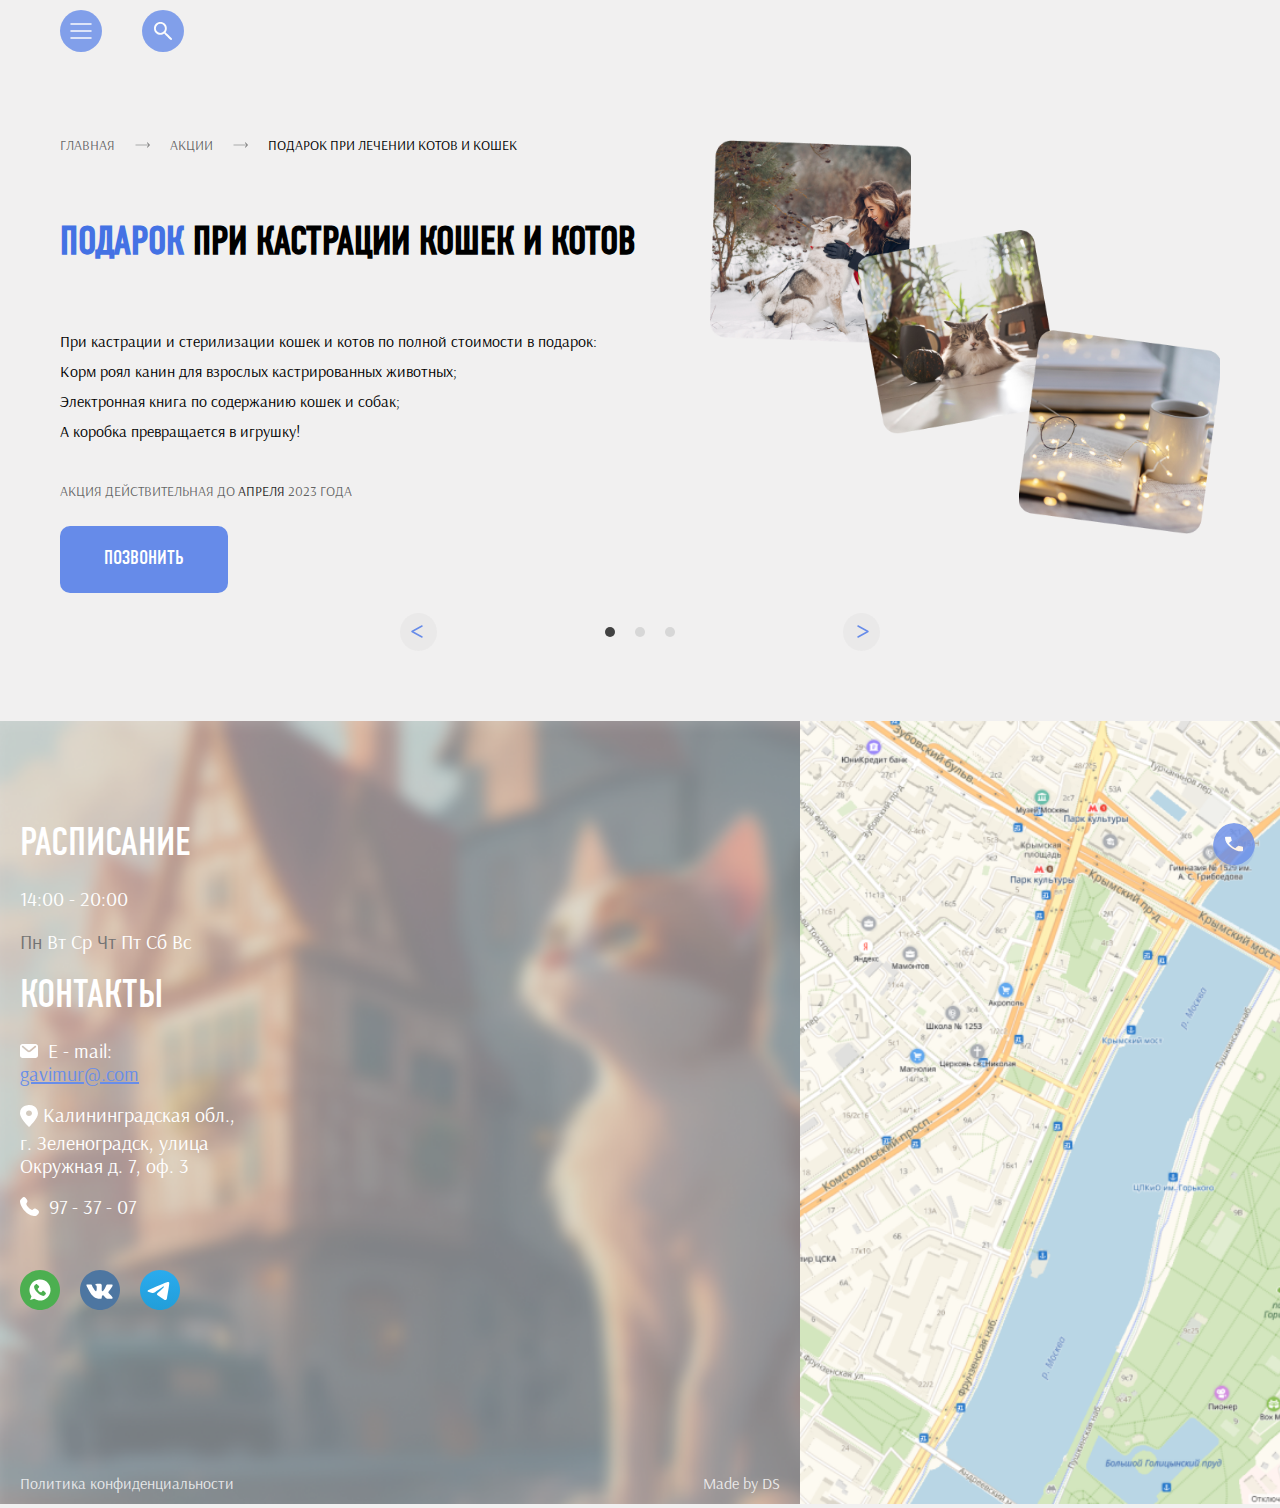
<file: stockPage.html>
<!DOCTYPE html>
<html lang="en">

<head>
    <meta charset="UTF-8">
    <meta name="viewport" content="width=device-width, initial-scale=1.0">
    <title>Акция</title>

    <link rel="stylesheet" href="assets/style.css">
    <link rel="stylesheet" media="screen and (max-width:1600px)" href="assets/style1600.css">
    <link rel="stylesheet" media="screen and (max-width:1200px)" href="assets/style1200.css">
    <link rel="stylesheet" media="screen and (max-width:970px)" href="assets/style970.css">
    <link rel="stylesheet" media="screen and (max-width:740px)" href="assets/style740.css">
    <link rel="stylesheet" media="screen and (max-width:500px)" href="assets/style500.css">

    <link href="https://fonts.googleapis.com/css2?family=Arsenal:ital,wght@0,400;0,700;1,400;1,700&family=Noto+Rashi+Hebrew:wght@100;200;300;400;500;600;700;800;900&display=swap" rel="stylesheet">
</head>

<body>

    <section>
        <div class="header">
            <div class="wrapper">
                <div class="main_nav nav">
                    <span class="svg burger menu color_hover cursor" id="menuBurger">
                        <svg xmlns="http://www.w3.org/2000/svg" width="42" height="42" viewBox="0 0 42 42" fill="none">
                            <path d="M11 14H31" stroke="white" stroke-width="1.5" stroke-linecap="round" stroke-linejoin="round" />
                            <path d="M11 21H31" stroke="white" stroke-width="1.5" stroke-linecap="round" />
                            <path d="M11 28H31" stroke="white" stroke-width="1.5" stroke-linecap="round" />
                        </svg>
                    </span>
                    <span class="svg search menu mobile_none color_hover cursor" id="navSearch">
                        <svg xmlns="http://www.w3.org/2000/svg" width="18" height="18" viewBox="0 0 18 18" fill="none" id="searchNavWhite">
                            <path d="M16.5507 17.867C15.8937 17.3707 10.1814 11.5043 10.1814 11.5043C9.69696 11.9033 9.13308 12.2163 8.48977 12.4431C7.84645 12.6699 7.15885 12.7834 6.42695 12.7834C4.63187 12.7834 3.11194 12.1608 1.86716 10.9157C0.622388 9.67057 0 8.16257 0 6.39169C0 4.6208 0.622828 3.1128 1.86848 1.86769C3.11414 0.622564 4.62549 0 6.40253 0C8.1796 0 9.68824 0.622564 10.9285 1.86769C12.1687 3.1128 12.7888 4.62161 12.7888 6.39413C12.7888 7.10538 12.6781 7.7808 12.4567 8.4204C12.2353 9.06 11.914 9.6484 11.4929 10.1856C11.4929 10.1856 17.3837 15.7089 17.8804 16.5398C18.3771 17.3707 17.2077 18.3633 16.5507 17.867ZM6.41206 10.9344C7.67261 10.9344 8.74225 10.4915 9.62099 9.60576C10.4997 8.71996 10.9391 7.6486 10.9391 6.39169C10.9391 5.13477 10.4995 4.06341 9.62041 3.17763C8.74129 2.29182 7.67184 1.84892 6.41206 1.84892C5.14324 1.84892 4.06564 2.29182 3.17927 3.17763C2.29291 4.06341 1.84973 5.13477 1.84973 6.39169C1.84973 7.6486 2.29272 8.71996 3.17871 9.60576C4.06469 10.4915 5.14247 10.9344 6.41206 10.9344Z" fill="white" />
                        </svg>
                        <svg xmlns="http://www.w3.org/2000/svg" width="18" height="18" viewBox="0 0 18 18" fill="none" style="display: none" id="searchNavBlack">
                            <path d="M16.5507 17.867C15.8937 17.3707 10.1814 11.5043 10.1814 11.5043C9.69696 11.9033 9.13308 12.2163 8.48977 12.4431C7.84645 12.6699 7.15885 12.7834 6.42695 12.7834C4.63187 12.7834 3.11194 12.1608 1.86716 10.9157C0.622388 9.67057 0 8.16257 0 6.39169C0 4.6208 0.622828 3.1128 1.86848 1.86769C3.11414 0.622564 4.62549 0 6.40253 0C8.1796 0 9.68824 0.622564 10.9285 1.86769C12.1687 3.1128 12.7888 4.62161 12.7888 6.39413C12.7888 7.10538 12.6781 7.7808 12.4567 8.4204C12.2353 9.06 11.914 9.6484 11.4929 10.1856C11.4929 10.1856 17.3837 15.7089 17.8804 16.5398C18.3771 17.3707 17.2077 18.3633 16.5507 17.867ZM6.41206 10.9344C7.67261 10.9344 8.74225 10.4915 9.62099 9.60576C10.4997 8.71996 10.9391 7.6486 10.9391 6.39169C10.9391 5.13477 10.4995 4.06341 9.62041 3.17763C8.74129 2.29182 7.67184 1.84892 6.41206 1.84892C5.14324 1.84892 4.06564 2.29182 3.17927 3.17763C2.29291 4.06341 1.84973 5.13477 1.84973 6.39169C1.84973 7.6486 2.29272 8.71996 3.17871 9.60576C4.06469 10.4915 5.14247 10.9344 6.41206 10.9344Z" fill="#545454" />
                        </svg>

                        <form action="#" style="display: none" id="searchNavForm">
                            <input type="text">
                            <input type="submit" value="Найти">
                        </form>

                        <span class="search_close" style="display: none" id="searchNavClose" data-close="true">
                            <svg xmlns="http://www.w3.org/2000/svg" width="14" height="14" viewBox="0 0 14 14" fill="none" data-close="true" class="close_black">
                                <path data-close="true" d="M1.40579 13.6478L1.02367 13.7349C0.291312 13.9019 -0.270738 13.0908 0.142857 12.4638L5.58731 7.3596L0.142857 2.25542C-0.239359 1.50112 0.537276 0.684634 1.30975 1.02866L1.40579 1.07143L6.85024 6.1756L12.2947 1.07143L12.5109 0.985798C13.2911 0.676821 14.0097 1.54851 13.5576 2.25542L8.11317 7.3596L13.5576 12.4638C13.9909 13.2257 13.1742 14.0874 12.3902 13.6955L12.2947 13.6478L6.85024 8.54359L1.40579 13.6478Z" fill="#545454" />
                            </svg>
                            <svg xmlns="http://www.w3.org/2000/svg" width="14" height="14" viewBox="0 0 14 14" fill="none" class="close_whiter" data-close="true">
                                <path d="M1.40579 13.6478L1.02367 13.7349C0.291312 13.9019 -0.270738 13.0908 0.142857 12.4638L5.58731 7.3596L0.142857 2.25542C-0.239359 1.50112 0.537276 0.684634 1.30975 1.02866L1.40579 1.07143L6.85024 6.1756L12.2947 1.07143L12.5109 0.985798C13.2911 0.676821 14.0097 1.54851 13.5576 2.25542L8.11317 7.3596L13.5576 12.4638C13.9909 13.2257 13.1742 14.0874 12.3902 13.6955L12.2947 13.6478L6.85024 8.54359L1.40579 13.6478Z" fill="white" data-close="true" />
                            </svg>
                        </span>
                    </span>
                </div>
                <div class="mobile_flex_header">
                    <svg class="cursor" xmlns="http://www.w3.org/2000/svg" width="60" height="55" viewBox="0 0 60 55" fill="none" id="mobileInfoOpen">
                        <path d="M19.4224 0.057415C18.4804 0.236767 17.7697 0.572477 16.963 1.2301C16.3087 1.75896 15.8405 2.29702 15.3893 3.02822C12.6986 7.41545 13.6068 14.6539 17.3805 18.802C17.8938 19.3677 18.785 20.1127 19.3942 20.4852C21.391 21.713 23.6361 21.7774 25.4355 20.6599C27.28 19.5102 28.5435 17.2936 29.023 14.3642C29.1414 13.61 29.164 11.2738 29.0512 10.5012C28.5886 7.27289 27.4097 4.601 25.5652 2.58214C25.1026 2.08088 24.1945 1.32668 23.6248 0.972572C23.0945 0.646059 22.0905 0.222971 21.5659 0.108002C21.0977 0.00222969 19.8624 -0.025362 19.4224 0.057415Z" fill="#668BE9" fill-opacity="0.8" />
                        <path d="M41.5993 0.986233C39.845 1.26676 38.0117 2.36127 36.4944 4.02602C34.5427 6.16445 33.2227 8.9927 32.7264 12.1107C32.5684 13.104 32.5853 15.3206 32.7546 16.222C33.1494 18.2776 33.9899 19.8504 35.2478 20.8713C36.3252 21.7543 37.6789 22.1636 39.0553 22.0302C42.3326 21.6991 45.5647 18.7835 47.2908 14.5986C48.7235 11.1265 48.8758 7.4705 47.7026 4.68365C46.5575 1.96577 44.2335 0.558546 41.5993 0.986233Z" fill="#668BE9" fill-opacity="0.8" />
                        <path d="M5.21141 15.9966C2.90434 16.2956 1.16699 17.8132 0.382921 20.2229C-0.0626989 21.6071 -0.124747 23.5156 0.22498 25.1942C1.03161 29.1031 3.80686 32.6948 7.08978 34.0836C8.77073 34.7918 10.446 34.916 11.8844 34.4285C14.0054 33.7111 15.3986 31.8532 15.8555 29.1261C15.9458 28.5789 15.9458 26.9555 15.8499 26.3209C15.1166 21.253 11.2865 16.806 7.02773 16.0656C6.52571 15.9782 5.63447 15.9461 5.21141 15.9966Z" fill="#668BE9" fill-opacity="0.8" />
                        <path d="M53.0137 19.7216C50.983 20.0757 48.9918 21.2392 47.3391 23.0419C45.5453 25.001 44.3382 27.5579 43.9885 30.1332C43.8982 30.8046 43.9152 32.2486 44.0167 32.8971C44.7049 37.2567 48.3375 39.3491 52.4496 37.7672C54.6552 36.9164 56.652 35.1643 58.0791 32.8327C60.7867 28.4178 60.6118 23.2442 57.6673 20.8483C56.4264 19.8365 54.7172 19.4226 53.0137 19.7216Z" fill="#668BE9" fill-opacity="0.8" />
                        <path d="M28.508 27.9028C24.7738 28.4455 20.0638 31.6416 15.8896 36.4611C12.6236 40.2367 10.3222 44.302 9.63404 47.5212C9.47046 48.2938 9.45354 49.6734 9.6002 50.2022C9.83147 51.0254 10.2207 51.5681 10.9765 52.1429C12.2401 53.0949 13.7574 53.6559 15.6584 53.8721C16.6455 53.9824 18.6423 53.9411 19.9115 53.7847C21.6094 53.5686 23.0421 53.288 26.2517 52.5338C29.3541 51.8072 30.2228 51.6555 31.0802 51.7015C32.1689 51.7612 32.9868 51.9774 35.3333 52.819C37.0143 53.4214 37.9506 53.7065 38.7516 53.8675C41.7412 54.4561 44.257 53.6881 46.8461 51.3979C47.6189 50.7173 47.8558 50.3862 48.0984 49.6642C48.2337 49.2503 48.245 49.1583 48.245 48.188C48.245 47.3096 48.2281 47.0613 48.1153 46.5554C47.4497 43.488 45.4698 39.7814 42.6099 36.2542C39.2085 32.0601 35.2149 29.0387 31.8812 28.1419C30.6684 27.8154 29.6362 27.7418 28.508 27.9028Z" fill="#668BE9" fill-opacity="0.8" />
                    </svg>

                    <svg xmlns="http://www.w3.org/2000/svg" width="60" height="60" viewBox="0 0 60 60" fill="none" id="navMobileOpen" class="cursor">
                        <circle cx="30" cy="30" r="30" fill="#668BE9" fill-opacity="0.8" />
                        <path d="M15.7148 20H44.2863" stroke="white" stroke-width="1.5" stroke-linecap="round" stroke-linejoin="round" />
                        <path d="M15.7148 30H44.2863" stroke="white" stroke-width="1.5" stroke-linecap="round" />
                        <path d="M15.7148 40H44.2863" stroke="white" stroke-width="1.5" stroke-linecap="round" />
                    </svg>
                </div>
            </div>
        </div>
    </section>

    <section>
        <div class="nav_window" id="nav" style="display: none">
            <div class="wrapper nav_flex">
                <nav>
                    <ul>
                        <li><a href="#">Главная</a></li>
                        <li><a href="#">Услуги и цены</a></li>
                        <li><a href="#">Акции</a></li>
                        <li><a href="#">Врачи</a></li>
                        <li><a href="#">Статьи</a></li>
                        <li><a href="#">Как найти нас</a></li>
                        <span class="array_animation cursor" id="navClose">

                            <svg class="array" xmlns="http://www.w3.org/2000/svg" width="42" height="42" viewBox="0 0 42 42" fill="none">
                                0
                                <circle cx="21" cy="21" r="21" fill="#668BE9" fill-opacity="0.8" />
                                <path d="M19.9024 14L12 21M12 21L19.9024 28M12 21H30" stroke="white" stroke-width="1.5" stroke-linecap="round" stroke-linejoin="round" />
                            </svg>

                            <svg class="array_hover" xmlns="http://www.w3.org/2000/svg" width="42" height="42" viewBox="0 0 42 42" fill="none">
                                0
                                <circle cx="21" cy="21" r="21" fill="#3B6BE3" fill-opacity="0.8" />
                                <path d="M19.9024 14L12 21M12 21L19.9024 28M12 21H30" stroke="white" stroke-width="1.5" stroke-linecap="round" stroke-linejoin="round" />
                            </svg>
                        </span>

                    </ul>

                </nav>

                <div class="nav_info">
                    <div class="footer_info__content nav_info">
                        <p class="title footer_title nav_title">Расписание</p>
                        <p class="footer_text">14:00 - 20:00</p>
                        <p class="footer_text weekday"><span class="gray">Пн</span> Вт Ср <span class="gray">Чт</span> Пт Сб Вс</p>
                        <p class="title footer_title">Контакты</p>
                        <div class="email footer_contact">
                            <svg xmlns="http://www.w3.org/2000/svg" xmlns:xlink="http://www.w3.org/1999/xlink" width="18" height="18" viewBox="0 0 18 18" fill="none">
                                <rect width="18" height="18" fill="url(#pattern0)" />
                                <defs>
                                    <pattern id="pattern0" patternContentUnits="objectBoundingBox" width="1" height="1">
                                        <use xlink:href="#image0_1208_1671" transform="scale(0.00195312)" />
                                    </pattern>
                                    <image id="image0_1208_1671" width="512" height="512" xlink:href="[data-uri]" />
                                </defs>
                            </svg>
                            <p class="footer_text">E - mail: </p>

                        </div>
                        <a href="#" class="footer_text footer_email">gavimur@.com </a>
                        <div class="adress footer_contact">
                            <svg xmlns="http://www.w3.org/2000/svg" width="18" height="22" viewBox="0 0 18 22" fill="none">
                                <path d="M9 0C9 0 0 1.90735e-06 0 8.24942C0 8.24942 9.53674e-07 13.7506 9 22C9 22 18 13.7506 18 8.24942C17.9951 8.24942 17.9951 0 9 0ZM9 10.9977C7.3412 10.9977 5.99835 9.76491 5.99835 8.24942C5.99835 6.7293 7.3412 5.50116 9 5.50116C10.6588 5.50116 12.0016 6.73394 12.0016 8.24942C11.9967 9.76491 10.6539 10.9977 9 10.9977Z" fill="white" />
                            </svg>
                            <p class="footer_text">Калининградская обл., г. Зеленоградск, улица Окружная д. 7, оф. 3</p>
                        </div>
                        <div class="tel footer_contact">
                            <svg xmlns="http://www.w3.org/2000/svg" xmlns:xlink="http://www.w3.org/1999/xlink" width="19" height="19" viewBox="0 0 19 19" fill="none">
                                <rect width="19" height="19" fill="url(#pattern0)" />
                                <defs>
                                    <pattern id="pattern0" patternContentUnits="objectBoundingBox" width="1" height="1">
                                        <use xlink:href="#image0_1208_1670" transform="scale(0.00195312)" />
                                    </pattern>
                                    <image id="image0_1208_1670" width="512" height="512" xlink:href="[data-uri]" />
                                </defs>
                            </svg>

                            <a href="#" class="footer_text">97 - 37 - 07</a>
                        </div>

                        <div class="social">
                            <span>
                                <a href="#">
                                    <svg xmlns="http://www.w3.org/2000/svg" width="40" height="40" viewBox="0 0 40 40" fill="none">
                                        <g clip-path="url(#clip0_1432_2024)">
                                            <path d="M20 40C31.0457 40 40 31.0457 40 20C40 8.95431 31.0457 0 20 0C8.95431 0 0 8.95431 0 20C0 31.0457 8.95431 40 20 40Z" fill="#4CAF50" />
                                            <path d="M20.0008 9.47363C18.0616 9.47437 16.1602 10.0108 14.5065 11.0238C12.8529 12.0367 11.5112 13.4868 10.6294 15.214C9.74773 16.9412 9.3603 18.8784 9.50988 20.8119C9.65947 22.7454 10.3403 24.6 11.4771 26.171L10.1614 30.0815L14.2114 28.7868C15.5815 29.6906 17.1439 30.2614 18.774 30.4537C20.404 30.6461 22.0564 30.4546 23.5993 29.8945C25.1421 29.3344 26.5326 28.4213 27.6597 27.2282C28.7867 26.035 29.6192 24.5947 30.0905 23.0225C30.5618 21.4503 30.6589 19.7897 30.3741 18.1732C30.0892 16.5568 29.4303 15.0293 28.45 13.7129C27.4697 12.3965 26.1951 11.3276 24.7281 10.5915C23.261 9.85541 21.6422 9.4726 20.0008 9.47363ZM25.5956 24.3605L24.4745 25.4815C23.2956 26.6605 20.1693 25.3631 17.3982 22.5868C14.6271 19.8105 13.385 16.6921 14.5061 15.5263L15.6271 14.4052C15.8442 14.2057 16.1283 14.0949 16.4232 14.0949C16.7181 14.0949 17.0022 14.2057 17.2193 14.4052L18.8719 16.0526C19.0066 16.1836 19.1055 16.347 19.159 16.5272C19.2125 16.7074 19.2188 16.8983 19.1773 17.0816C19.1358 17.2649 19.048 17.4345 18.9222 17.5741C18.7963 17.7137 18.6368 17.8187 18.4587 17.8789C18.1961 17.9628 17.9759 18.1448 17.8441 18.3869C17.7122 18.6291 17.6788 18.9127 17.7508 19.1789C18.0456 20.4157 19.6377 21.95 20.8193 22.2447C21.084 22.3002 21.3599 22.2584 21.5963 22.127C21.8327 21.9955 22.0137 21.7831 22.1061 21.5289C22.1657 21.3483 22.271 21.1862 22.4119 21.0585C22.5528 20.9307 22.7244 20.8417 22.91 20.8001C23.0956 20.7585 23.2888 20.7657 23.4707 20.821C23.6527 20.8763 23.8172 20.9779 23.9482 21.1157L25.5982 22.7684C25.7974 22.9858 25.9077 23.2701 25.9072 23.5649C25.9067 23.8598 25.7955 24.1437 25.5956 24.3605Z" fill="white" />
                                        </g>
                                        <defs>
                                            <clipPath id="clip0_1432_2024">
                                                <rect width="40" height="40" fill="white" />
                                            </clipPath>
                                        </defs>
                                    </svg>
                                </a>
                            </span>
                            <span>
                                <a href="#">
                                    <svg xmlns="http://www.w3.org/2000/svg" width="40" height="40" viewBox="0 0 40 40" fill="none">
                                        <g clip-path="url(#clip0_1432_2030)">
                                            <path d="M20 40C31.0457 40 40 31.0457 40 20C40 8.95431 31.0457 0 20 0C8.95431 0 0 8.95431 0 20C0 31.0457 8.95431 40 20 40Z" fill="#4D76A1" />
                                            <path fill-rule="evenodd" clip-rule="evenodd" d="M19.2452 28.7716H20.815C20.815 28.7716 21.2892 28.7196 21.5312 28.4586C21.7541 28.219 21.7469 27.7691 21.7469 27.7691C21.7469 27.7691 21.7163 25.6628 22.6938 25.3526C23.6575 25.0471 24.895 27.3883 26.2066 28.2885C27.1985 28.9699 27.9521 28.8205 27.9521 28.8205L31.4592 28.7716C31.4592 28.7716 33.2939 28.6586 32.424 27.2161C32.3527 27.0981 31.9173 26.1491 29.8164 24.1989C27.6174 22.1578 27.9119 22.488 30.5608 18.9574C32.174 16.8072 32.819 15.4945 32.6176 14.9323C32.4254 14.3968 31.2389 14.5383 31.2389 14.5383L27.2901 14.5629C27.2901 14.5629 26.9974 14.523 26.7803 14.6528C26.5681 14.78 26.4316 15.0767 26.4316 15.0767C26.4316 15.0767 25.8066 16.7405 24.9731 18.1556C23.2147 21.1414 22.5117 21.299 22.2243 21.1136C21.5558 20.6815 21.7227 19.3777 21.7227 18.4515C21.7227 15.558 22.1616 14.3515 20.8681 14.0392C20.4389 13.9354 20.123 13.867 19.0253 13.8559C17.6163 13.8413 16.4237 13.8602 15.7485 14.1911C15.2993 14.411 14.9527 14.9013 15.1638 14.9294C15.4248 14.9644 16.0159 15.0888 16.3293 15.5155C16.7339 16.066 16.7197 17.3024 16.7197 17.3024C16.7197 17.3024 16.9521 20.7086 16.1767 21.1318C15.6444 21.422 14.9142 20.8295 13.3466 18.1206C12.5434 16.7331 11.937 15.1993 11.937 15.1993C11.937 15.1993 11.82 14.9127 11.6115 14.7594C11.3583 14.5736 11.0047 14.5144 11.0047 14.5144L7.2523 14.539C7.2523 14.539 6.689 14.5547 6.48222 14.7996C6.29825 15.0175 6.4676 15.4681 6.4676 15.4681C6.4676 15.4681 9.40531 22.3411 12.7316 25.8047C15.7817 28.9802 19.2452 28.7716 19.2452 28.7716Z" fill="white" />
                                        </g>
                                        <defs>
                                            <clipPath id="clip0_1432_2030">
                                                <rect width="40" height="40" fill="white" />
                                            </clipPath>
                                        </defs>
                                    </svg>
                                </a>
                            </span>
                            <span>
                                <a href="#">
                                    <svg xmlns="http://www.w3.org/2000/svg" width="40" height="40" viewBox="0 0 40 40" fill="none">
                                        <g clip-path="url(#clip0_1432_2035)">
                                            <path d="M20 40C31.0457 40 40 31.0457 40 20C40 8.9543 31.0457 0 20 0C8.9543 0 0 8.9543 0 20C0 31.0457 8.9543 40 20 40Z" fill="url(#paint0_linear_1432_2035)" />
                                            <path fill-rule="evenodd" clip-rule="evenodd" d="M9.0537 19.7889C14.8841 17.2487 18.772 15.574 20.7172 14.7649C26.2714 12.4548 27.4256 12.0535 28.1778 12.0402C28.3432 12.0373 28.7132 12.0783 28.9528 12.2728C29.3082 12.5612 29.3103 13.1873 29.2708 13.6017C28.9698 16.7642 27.6675 24.4386 27.0049 27.9806C26.7245 29.4794 26.1725 29.982 25.6381 30.0311C24.4767 30.138 23.5947 29.2635 22.4698 28.5262C20.7096 27.3723 19.7151 26.654 18.0064 25.5281C16.0318 24.2268 17.3119 23.5117 18.4372 22.3428C18.7317 22.037 23.849 17.3824 23.9481 16.9601C23.9605 16.9073 23.972 16.7104 23.855 16.6065C23.7381 16.5026 23.5655 16.5381 23.441 16.5664C23.2644 16.6064 20.4524 18.4651 15.0049 22.1423C14.2067 22.6904 13.4837 22.9574 12.836 22.9435C12.1218 22.9281 10.7482 22.5397 9.72706 22.2078C8.47456 21.8006 7.47909 21.5853 7.56581 20.8939C7.61097 20.5337 8.10691 20.1654 9.0537 19.7889Z" fill="white" />
                                        </g>
                                        <defs>
                                            <linearGradient id="paint0_linear_1432_2035" x1="20" y1="0" x2="20" y2="39.6875" gradientUnits="userSpaceOnUse">
                                                <stop stop-color="#2AABEE" />
                                                <stop offset="1" stop-color="#229ED9" />
                                            </linearGradient>
                                            <clipPath id="clip0_1432_2035">
                                                <rect width="40" height="40" fill="white" />
                                            </clipPath>
                                        </defs>
                                    </svg>
                                </a>
                            </span>
                        </div>

                    </div>
                </div>
            </div>
        </div>
    </section>

    <section>
        <div class="nav_window" id="navMobile" style="display: none">
            <div class="wrapper nav_flex">
                <div class="window_close cursor" id="navMobileClose">
                    <svg xmlns="http://www.w3.org/2000/svg" width="60" height="60" viewBox="0 0 60 60" fill="none">
                        <circle cx="30" cy="30" r="30" fill="#668BE9" fill-opacity="0.8" />
                        <path d="M16 20L44 40M44 20L30.2373 30L16.4746 40" stroke="white" stroke-width="1.5" stroke-linecap="round" />
                    </svg>
                </div>
                <nav>
                    <ul>
                        <li><a href="#">Главная</a></li>
                        <li><a href="#">Услуги и цены</a></li>
                        <li><a href="#">Акции</a></li>
                        <li><a href="#">Врачи</a></li>
                        <li><a href="#">Статьи</a></li>
                        <li><a href="#">Как найти нас</a></li>
                        <li class="mobile_search">

                            <span class="svg search menu  cursor" id="mobileSearch">
                                <svg xmlns="http://www.w3.org/2000/svg" width="18" height="18" viewBox="0 0 18 18" fill="none" id="searchMobileWhite">
                                    <path d="M16.5507 17.867C15.8937 17.3707 10.1814 11.5043 10.1814 11.5043C9.69696 11.9033 9.13308 12.2163 8.48977 12.4431C7.84645 12.6699 7.15885 12.7834 6.42695 12.7834C4.63187 12.7834 3.11194 12.1608 1.86716 10.9157C0.622388 9.67057 0 8.16257 0 6.39169C0 4.6208 0.622828 3.1128 1.86848 1.86769C3.11414 0.622564 4.62549 0 6.40253 0C8.1796 0 9.68824 0.622564 10.9285 1.86769C12.1687 3.1128 12.7888 4.62161 12.7888 6.39413C12.7888 7.10538 12.6781 7.7808 12.4567 8.4204C12.2353 9.06 11.914 9.6484 11.4929 10.1856C11.4929 10.1856 17.3837 15.7089 17.8804 16.5398C18.3771 17.3707 17.2077 18.3633 16.5507 17.867ZM6.41206 10.9344C7.67261 10.9344 8.74225 10.4915 9.62099 9.60576C10.4997 8.71996 10.9391 7.6486 10.9391 6.39169C10.9391 5.13477 10.4995 4.06341 9.62041 3.17763C8.74129 2.29182 7.67184 1.84892 6.41206 1.84892C5.14324 1.84892 4.06564 2.29182 3.17927 3.17763C2.29291 4.06341 1.84973 5.13477 1.84973 6.39169C1.84973 7.6486 2.29272 8.71996 3.17871 9.60576C4.06469 10.4915 5.14247 10.9344 6.41206 10.9344Z" fill="white" />
                                </svg>
                                <svg xmlns="http://www.w3.org/2000/svg" width="18" height="18" viewBox="0 0 18 18" fill="none" style="display: none" id="searchMobileBlack">
                                    <path d="M16.5507 17.867C15.8937 17.3707 10.1814 11.5043 10.1814 11.5043C9.69696 11.9033 9.13308 12.2163 8.48977 12.4431C7.84645 12.6699 7.15885 12.7834 6.42695 12.7834C4.63187 12.7834 3.11194 12.1608 1.86716 10.9157C0.622388 9.67057 0 8.16257 0 6.39169C0 4.6208 0.622828 3.1128 1.86848 1.86769C3.11414 0.622564 4.62549 0 6.40253 0C8.1796 0 9.68824 0.622564 10.9285 1.86769C12.1687 3.1128 12.7888 4.62161 12.7888 6.39413C12.7888 7.10538 12.6781 7.7808 12.4567 8.4204C12.2353 9.06 11.914 9.6484 11.4929 10.1856C11.4929 10.1856 17.3837 15.7089 17.8804 16.5398C18.3771 17.3707 17.2077 18.3633 16.5507 17.867ZM6.41206 10.9344C7.67261 10.9344 8.74225 10.4915 9.62099 9.60576C10.4997 8.71996 10.9391 7.6486 10.9391 6.39169C10.9391 5.13477 10.4995 4.06341 9.62041 3.17763C8.74129 2.29182 7.67184 1.84892 6.41206 1.84892C5.14324 1.84892 4.06564 2.29182 3.17927 3.17763C2.29291 4.06341 1.84973 5.13477 1.84973 6.39169C1.84973 7.6486 2.29272 8.71996 3.17871 9.60576C4.06469 10.4915 5.14247 10.9344 6.41206 10.9344Z" fill="#545454" />
                                </svg>

                                <form action="#" style="display: none" id="searchMobileForm">
                                    <input type="text">
                                    <input type="submit" value="Найти" class="mobileSearchButton">
                                </form>

                                <span class="search_close" style="display: none" id="searchMobileClose" data-close="true">
                                    <svg xmlns="http://www.w3.org/2000/svg" width="14" height="14" viewBox="0 0 14 14" fill="none" data-close="true" class="close_black">
                                        <path data-close="true" d="M1.40579 13.6478L1.02367 13.7349C0.291312 13.9019 -0.270738 13.0908 0.142857 12.4638L5.58731 7.3596L0.142857 2.25542C-0.239359 1.50112 0.537276 0.684634 1.30975 1.02866L1.40579 1.07143L6.85024 6.1756L12.2947 1.07143L12.5109 0.985798C13.2911 0.676821 14.0097 1.54851 13.5576 2.25542L8.11317 7.3596L13.5576 12.4638C13.9909 13.2257 13.1742 14.0874 12.3902 13.6955L12.2947 13.6478L6.85024 8.54359L1.40579 13.6478Z" fill="#545454" />
                                    </svg>
                                    <svg xmlns="http://www.w3.org/2000/svg" width="14" height="14" viewBox="0 0 14 14" fill="none" class="close_whiter close_whiter__mobile" data-close="true">
                                        <path d="M1.40579 13.6478L1.02367 13.7349C0.291312 13.9019 -0.270738 13.0908 0.142857 12.4638L5.58731 7.3596L0.142857 2.25542C-0.239359 1.50112 0.537276 0.684634 1.30975 1.02866L1.40579 1.07143L6.85024 6.1756L12.2947 1.07143L12.5109 0.985798C13.2911 0.676821 14.0097 1.54851 13.5576 2.25542L8.11317 7.3596L13.5576 12.4638C13.9909 13.2257 13.1742 14.0874 12.3902 13.6955L12.2947 13.6478L6.85024 8.54359L1.40579 13.6478Z" fill="white" data-close="true" />
                                    </svg>
                                </span>
                            </span>
                        </li>
                    </ul>

                </nav>
            </div>

        </div>
    </section>

    <section>
        <div class="nav_window" id="navInfoMobile" style="display: none">
            <div class="wrapper nav_flex">
                <div class="nav_info">
                    <div class="footer_info__content nav_info">
                        <p class="title footer_title nav_title">Расписание</p>
                        <p class="footer_text">14:00 - 20:00</p>
                        <p class="footer_text weekday"><span class="gray">Пн</span> Вт Ср <span class="gray">Чт</span> Пт Сб Вс</p>
                        <p class="title footer_title">Контакты</p>
                        <div class="email footer_contact">
                            <svg xmlns="http://www.w3.org/2000/svg" width="20" height="15" viewBox="0 0 20 15" fill="none">
                                <path fill-rule="evenodd" clip-rule="evenodd" d="M3.96802 4.05627e-07H16.032C16.4706 -8.96937e-06 16.8491 -1.84309e-05 17.1624 0.0200159C17.4922 0.0411191 17.8221 0.0875256 18.1481 0.214088C18.8831 0.499538 19.4672 1.04707 19.7716 1.7362C19.9066 2.04176 19.9561 2.35105 19.9787 2.66027C20 2.95395 20 3.30878 20 3.72001V11.28C20 11.6912 20 12.046 19.9787 12.3397C19.9561 12.6489 19.9066 12.9582 19.7716 13.2638C19.4672 13.9529 18.8831 14.5005 18.1481 14.7859C17.8221 14.9124 17.4922 14.9588 17.1624 14.98C16.8491 15 16.4706 15 16.032 15H3.96801C3.52936 15 3.15088 15 2.83762 14.98C2.50779 14.9588 2.17788 14.9124 1.85195 14.7859C1.11687 14.5005 0.53284 13.9529 0.22836 13.2638C0.0933604 12.9582 0.0438603 12.6489 0.0213503 12.3397C-1.96602e-05 12.046 -9.56733e-06 11.6912 4.32668e-07 11.28V3.72002C-9.56733e-06 3.30878 -1.96602e-05 2.95395 0.0213503 2.66027C0.0438603 2.35105 0.0933604 2.04176 0.22836 1.7362C0.53284 1.04707 1.11687 0.499538 1.85195 0.214088C2.17788 0.0875256 2.50779 0.0411191 2.83762 0.0200159C3.15088 -1.84309e-05 3.52937 -8.96937e-06 3.96802 4.05627e-07ZM2.31745 2.13541C2.68114 1.74576 3.3129 1.70627 3.72854 2.04722L9.3415 6.65156C9.7185 6.96084 10.2815 6.96084 10.6585 6.65156L16.2715 2.04722C16.6871 1.70627 17.3189 1.74576 17.6825 2.13541C18.0462 2.52507 18.0041 3.11735 17.5885 3.4583L11.9755 8.06269C10.8444 8.99053 9.1556 8.99053 8.0245 8.06269L2.41153 3.4583C1.99589 3.11735 1.95377 2.52507 2.31745 2.13541Z" fill="white" />
                            </svg>
                            <p class="footer_text">E - mail: </p>

                        </div>
                        <a href="#" class="footer_text footer_email">gavimur@.com </a>
                        <div class="adress footer_contact">

                            <p class="footer_text nav_address__mobile">
                                <svg xmlns="http://www.w3.org/2000/svg" width="18" height="22" viewBox="0 0 18 22" fill="none">
                                    <path d="M9 0C9 0 0 1.90735e-06 0 8.24942C0 8.24942 9.53674e-07 13.7506 9 22C9 22 18 13.7506 18 8.24942C17.9951 8.24942 17.9951 0 9 0ZM9 10.9977C7.3412 10.9977 5.99835 9.76491 5.99835 8.24942C5.99835 6.7293 7.3412 5.50116 9 5.50116C10.6588 5.50116 12.0016 6.73394 12.0016 8.24942C11.9967 9.76491 10.6539 10.9977 9 10.9977Z" fill="white" />
                                </svg>

                                <span class="city_mobile">Калининградская обл.,</span><br>г. Зеленоградск, улица Окружная д. 7, оф. 3
                            </p>
                        </div>
                        <div class="tel footer_contact">
                            <svg xmlns="http://www.w3.org/2000/svg" width="29" height="29" viewBox="0 0 29 29" fill="none">
                                <path d="M20.2294 18.6047L19.4956 19.3772C19.4956 19.3772 17.7514 21.2136 12.9905 16.2011C8.22974 11.1889 9.97389 9.35264 9.97389 9.35264L10.436 8.86614C11.5744 7.66768 11.6817 5.74356 10.6884 4.33888L8.65691 1.46549C7.42766 -0.273084 5.05237 -0.502748 3.64344 0.980589L1.11464 3.64295C0.416034 4.37846 -0.0521223 5.3319 0.0046532 6.38958C0.149895 9.09548 1.30614 14.9175 7.75807 21.7101C14.6 28.9134 21.0198 29.1997 23.6451 28.9405C24.4755 28.8587 25.1976 28.4109 25.7795 27.7981L28.0683 25.3887C29.6132 23.7621 29.1775 20.9737 27.2008 19.8361L24.1228 18.0643C22.8249 17.3173 21.2438 17.5367 20.2294 18.6047Z" fill="white" />
                            </svg>

                            <a href="#" class="footer_text nav_tel__mobile">97 - 37 - 07</a>
                        </div>

                        <div class="social">
                            <span>
                                <a href="#">
                                    <svg xmlns="http://www.w3.org/2000/svg" width="40" height="40" viewBox="0 0 40 40" fill="none">
                                        <g clip-path="url(#clip0_1432_2024)">
                                            <path d="M20 40C31.0457 40 40 31.0457 40 20C40 8.95431 31.0457 0 20 0C8.95431 0 0 8.95431 0 20C0 31.0457 8.95431 40 20 40Z" fill="#4CAF50" />
                                            <path d="M20.0008 9.47363C18.0616 9.47437 16.1602 10.0108 14.5065 11.0238C12.8529 12.0367 11.5112 13.4868 10.6294 15.214C9.74773 16.9412 9.3603 18.8784 9.50988 20.8119C9.65947 22.7454 10.3403 24.6 11.4771 26.171L10.1614 30.0815L14.2114 28.7868C15.5815 29.6906 17.1439 30.2614 18.774 30.4537C20.404 30.6461 22.0564 30.4546 23.5993 29.8945C25.1421 29.3344 26.5326 28.4213 27.6597 27.2282C28.7867 26.035 29.6192 24.5947 30.0905 23.0225C30.5618 21.4503 30.6589 19.7897 30.3741 18.1732C30.0892 16.5568 29.4303 15.0293 28.45 13.7129C27.4697 12.3965 26.1951 11.3276 24.7281 10.5915C23.261 9.85541 21.6422 9.4726 20.0008 9.47363ZM25.5956 24.3605L24.4745 25.4815C23.2956 26.6605 20.1693 25.3631 17.3982 22.5868C14.6271 19.8105 13.385 16.6921 14.5061 15.5263L15.6271 14.4052C15.8442 14.2057 16.1283 14.0949 16.4232 14.0949C16.7181 14.0949 17.0022 14.2057 17.2193 14.4052L18.8719 16.0526C19.0066 16.1836 19.1055 16.347 19.159 16.5272C19.2125 16.7074 19.2188 16.8983 19.1773 17.0816C19.1358 17.2649 19.048 17.4345 18.9222 17.5741C18.7963 17.7137 18.6368 17.8187 18.4587 17.8789C18.1961 17.9628 17.9759 18.1448 17.8441 18.3869C17.7122 18.6291 17.6788 18.9127 17.7508 19.1789C18.0456 20.4157 19.6377 21.95 20.8193 22.2447C21.084 22.3002 21.3599 22.2584 21.5963 22.127C21.8327 21.9955 22.0137 21.7831 22.1061 21.5289C22.1657 21.3483 22.271 21.1862 22.4119 21.0585C22.5528 20.9307 22.7244 20.8417 22.91 20.8001C23.0956 20.7585 23.2888 20.7657 23.4707 20.821C23.6527 20.8763 23.8172 20.9779 23.9482 21.1157L25.5982 22.7684C25.7974 22.9858 25.9077 23.2701 25.9072 23.5649C25.9067 23.8598 25.7955 24.1437 25.5956 24.3605Z" fill="white" />
                                        </g>
                                        <defs>
                                            <clipPath id="clip0_1432_2024">
                                                <rect width="40" height="40" fill="white" />
                                            </clipPath>
                                        </defs>
                                    </svg>
                                </a>
                            </span>
                            <span>
                                <a href="#">
                                    <svg xmlns="http://www.w3.org/2000/svg" width="40" height="40" viewBox="0 0 40 40" fill="none">
                                        <g clip-path="url(#clip0_1432_2030)">
                                            <path d="M20 40C31.0457 40 40 31.0457 40 20C40 8.95431 31.0457 0 20 0C8.95431 0 0 8.95431 0 20C0 31.0457 8.95431 40 20 40Z" fill="#4D76A1" />
                                            <path fill-rule="evenodd" clip-rule="evenodd" d="M19.2452 28.7716H20.815C20.815 28.7716 21.2892 28.7196 21.5312 28.4586C21.7541 28.219 21.7469 27.7691 21.7469 27.7691C21.7469 27.7691 21.7163 25.6628 22.6938 25.3526C23.6575 25.0471 24.895 27.3883 26.2066 28.2885C27.1985 28.9699 27.9521 28.8205 27.9521 28.8205L31.4592 28.7716C31.4592 28.7716 33.2939 28.6586 32.424 27.2161C32.3527 27.0981 31.9173 26.1491 29.8164 24.1989C27.6174 22.1578 27.9119 22.488 30.5608 18.9574C32.174 16.8072 32.819 15.4945 32.6176 14.9323C32.4254 14.3968 31.2389 14.5383 31.2389 14.5383L27.2901 14.5629C27.2901 14.5629 26.9974 14.523 26.7803 14.6528C26.5681 14.78 26.4316 15.0767 26.4316 15.0767C26.4316 15.0767 25.8066 16.7405 24.9731 18.1556C23.2147 21.1414 22.5117 21.299 22.2243 21.1136C21.5558 20.6815 21.7227 19.3777 21.7227 18.4515C21.7227 15.558 22.1616 14.3515 20.8681 14.0392C20.4389 13.9354 20.123 13.867 19.0253 13.8559C17.6163 13.8413 16.4237 13.8602 15.7485 14.1911C15.2993 14.411 14.9527 14.9013 15.1638 14.9294C15.4248 14.9644 16.0159 15.0888 16.3293 15.5155C16.7339 16.066 16.7197 17.3024 16.7197 17.3024C16.7197 17.3024 16.9521 20.7086 16.1767 21.1318C15.6444 21.422 14.9142 20.8295 13.3466 18.1206C12.5434 16.7331 11.937 15.1993 11.937 15.1993C11.937 15.1993 11.82 14.9127 11.6115 14.7594C11.3583 14.5736 11.0047 14.5144 11.0047 14.5144L7.2523 14.539C7.2523 14.539 6.689 14.5547 6.48222 14.7996C6.29825 15.0175 6.4676 15.4681 6.4676 15.4681C6.4676 15.4681 9.40531 22.3411 12.7316 25.8047C15.7817 28.9802 19.2452 28.7716 19.2452 28.7716Z" fill="white" />
                                        </g>
                                        <defs>
                                            <clipPath id="clip0_1432_2030">
                                                <rect width="40" height="40" fill="white" />
                                            </clipPath>
                                        </defs>
                                    </svg>
                                </a>
                            </span>
                            <span>
                                <a href="#">
                                    <svg xmlns="http://www.w3.org/2000/svg" width="40" height="40" viewBox="0 0 40 40" fill="none">
                                        <g clip-path="url(#clip0_1514_2566)">
                                            <path d="M20 40C31.0457 40 40 31.0457 40 20C40 8.9543 31.0457 0 20 0C8.9543 0 0 8.9543 0 20C0 31.0457 8.9543 40 20 40Z" fill="url(#paint0_linear_1514_2566)" />
                                            <path fill-rule="evenodd" clip-rule="evenodd" d="M9.05175 19.7889C14.8821 17.2487 18.77 15.574 20.7153 14.7649C26.2695 12.4548 27.4236 12.0535 28.1758 12.0402C28.3413 12.0373 28.7112 12.0783 28.9508 12.2728C29.3063 12.5612 29.3083 13.1873 29.2689 13.6017C28.9678 16.7642 27.6655 24.4386 27.0029 27.9806C26.7225 29.4794 26.1705 29.982 25.6361 30.0311C24.4747 30.138 23.5928 29.2635 22.4678 28.5262C20.7076 27.3723 19.7132 26.654 18.0045 25.5281C16.0299 24.2268 17.31 23.5117 18.4353 22.3428C18.7298 22.037 23.8471 17.3824 23.9461 16.9601C23.9585 16.9073 23.97 16.7104 23.8531 16.6065C23.7361 16.5026 23.5635 16.5381 23.439 16.5664C23.2625 16.6064 20.4504 18.4651 15.0029 22.1423C14.2047 22.6904 13.4818 22.9574 12.834 22.9435C12.1199 22.9281 10.7463 22.5397 9.72511 22.2078C8.47261 21.8006 7.47714 21.5853 7.56386 20.8939C7.60902 20.5337 8.10495 20.1654 9.05175 19.7889Z" fill="white" />
                                        </g>
                                        <defs>
                                            <linearGradient id="paint0_linear_1514_2566" x1="20" y1="0" x2="20" y2="39.6875" gradientUnits="userSpaceOnUse">
                                                <stop stop-color="#2AABEE" />
                                                <stop offset="1" stop-color="#229ED9" />
                                            </linearGradient>
                                            <clipPath id="clip0_1514_2566">
                                                <rect width="40" height="40" fill="white" />
                                            </clipPath>
                                        </defs>
                                    </svg>
                                </a>
                            </span>
                        </div>

                    </div>
                </div>
                <div class="window_close cursor" id="navInfoMobileClose">
                    <svg xmlns="http://www.w3.org/2000/svg" width="60" height="60" viewBox="0 0 60 60" fill="none">
                        <circle cx="30" cy="30" r="30" fill="#668BE9" fill-opacity="0.8" />
                        <path d="M16 20L44 40M44 20L30.2373 30L16.4746 40" stroke="white" stroke-width="1.5" stroke-linecap="round" />
                    </svg>
                </div>
            </div>
        </div>
    </section>

    <div class="overflow_container" id="phonoButton"><a href="#" class="advantage_right__order1 button_animation"><span class="svg tel menu color_hover cursor ">
                <svg xmlns="http://www.w3.org/2000/svg" width="18" height="18" viewBox="0 0 22 18" fill="none">
                    <path d="M20.4885 18C17.9744 18 15.4939 17.5112 13.0471 16.5335C10.6003 15.5558 8.41146 14.2775 6.48047 12.6986C4.54947 11.1197  2.98664 9.32836 1.792 7.32471C0.597332 5.32105 0 3.29181 0 1.23697C0 0.887035 0.14502 0.593392 0.43506 0.356035C0.7251 0.118678 1.08392 0 1.51152 0H5.92972C6.30065 0 6.61671 0.0907438 6.87791 0.272232C7.13911 0.45372 7.30753 0.702585 7.38318 1.01883L8.1809 4.1235C8.23685 4.40748 8.23106 4.66121 8.16353 4.88468C8.09598 5.10816 7.95733 5.30116 7.74758 5.46367L4.74651 7.87992C5.74144 9.22769 6.88284 10.4248 8.1707 11.4713C9.45856 12.5179 10.9004 13.4109 12.4961 14.1505L15.3771 11.7574C15.6135 11.5569 15.8867 11.4156 16.1966 11.3334C16.5065 11.2513 16.8259 11.2392 17.1548 11.2973L20.7503 11.9383C21.1281 12.0083 21.4309 12.1547 21.6586 12.3775C21.8862 12.6004 22 12.8705 22 13.1881V16.7572C22 17.1097 21.855 17.405 21.5649 17.643C21.2749 17.881 20.9161 18 20.4885 18Z" fill="white" />
                </svg>
                <span class="flare"></span>
            </span>

        </a>

    </div>


    <!--    Контент-->
    <div class="wrapper stockPage content">

        <div class="breadCrumbs">
            <p class="breadCrumbs_text"><a href="#">Главная</a></p>
            <p class="breadCrumbs_svg">
                <svg xmlns="http://www.w3.org/2000/svg" width="15" height="6" viewBox="0 0 15 6" fill="none">
                    <path d="M14.7475 3.24749C14.8842 3.1108 14.8842 2.8892 14.7475 2.75251L12.5201 0.525126C12.3834 0.388443 12.1618 0.388443 12.0251 0.525126C11.8884 0.66181 11.8884 0.883418 12.0251 1.0201L14.005 3L12.0251 4.9799C11.8884 5.11658 11.8884 5.33819 12.0251 5.47487C12.1618 5.61156 12.3834 5.61156 12.5201 5.47487L14.7475 3.24749ZM0.5 3.35H14.5V2.65H0.5V3.35Z" fill="#666666" />
                </svg>
            </p>
            <p class="breadCrumbs_text">Акции</p>
            <p class="breadCrumbs_svg">
                <svg xmlns="http://www.w3.org/2000/svg" width="15" height="6" viewBox="0 0 15 6" fill="none">
                    <path d="M14.7475 3.24749C14.8842 3.1108 14.8842 2.8892 14.7475 2.75251L12.5201 0.525126C12.3834 0.388443 12.1618 0.388443 12.0251 0.525126C11.8884 0.66181 11.8884 0.883418 12.0251 1.0201L14.005 3L12.0251 4.9799C11.8884 5.11658 11.8884 5.33819 12.0251 5.47487C12.1618 5.61156 12.3834 5.61156 12.5201 5.47487L14.7475 3.24749ZM0.5 3.35H14.5V2.65H0.5V3.35Z" fill="#666666" />
                </svg>
            </p>
            <div id="stocksPageBreadCrumbs">
            
            <p class="breadCrumbs_text breadCrumbs_text__active" style="display: none"><span class="mobile_none2">Подарок при лечении котов и кошек</span><span class="mobile_block2">Подарок...</span></p>
            
            <p class="breadCrumbs_text breadCrumbs_text__active" style="display: none"><span class="mobile_none2">Подарок при лечении попугаев</span><span class="mobile_block2">Подарок...</span></p>
            
            <p class="breadCrumbs_text breadCrumbs_text__active" style="display: none"><span class="mobile_none2">Подарок при лечении морских свинок</span><span class="mobile_block2">Подарок...</span></p>
            
            </div>
        </div>


        <div class="stockPage_content">
            <div class="stockPage_content__info">
                <div class="stockPage_content__text" id="stockPageContent">
                    <div class="stockPage_text" style="display: none">
                        <p class="stockPage_title"><span class="blue">Подарок</span> при кастрации кошек и котов</p>
                         <div class="stockPage_img mobile_flex">
                            <div><img src="assets/img/stocksPage/1.png" alt=""></div>
                            <div><img src="assets/img/stocksPage/2.png" alt=""></div>
                            <div><img src="assets/img/stocksPage/3.png" alt=""></div>
                        </div>
                        <p class="text stockPage_text">При кастрации и стерилизации кошек и котов по полной стоимости в подарок: <br>Корм роял канин для взрослых кастрированных животных; <br>Электронная книга по содержанию кошек и собак;<br> А коробка превращается в игрушку!</p>
                        <p class="subtitle stockPage_cotent__date">Акция действительная до <span class="month">апреля</span> 2023 года</p>
                    </div>
                    <div class="stockPage_text" style="display: none">
                        <p class="stockPage_title"><span class="blue">Подарок</span> при лечении попугаев</p>
                        <div class="stockPage_img mobile_flex">
                            <div><img src="assets/img/stocksPage/1.png" alt=""></div>
                            <div><img src="assets/img/stocksPage/2.png" alt=""></div>
                            <div><img src="assets/img/stocksPage/3.png" alt=""></div>
                        </div>
                        <p class="text stockPage_text">При кастрации и стерилизации кошек и котов по полной стоимости в подарок: <br>Корм роял канин для взрослых кастрированных животных; <br>Электронная книга по содержанию кошек и собак;<br> А коробка превращается в игрушку!</p>
                        <p class="subtitle stockPage_cotent__date">Акция действительная до <span class="month">апреля</span> 2023 года</p>
                    </div>
                    <div class="stockPage_text" style="display: none">
                        <p class="stockPage_title"><span class="blue">Подарок</span> при лечении морских свинок</p>
                        <div class="stockPage_img mobile_flex">
                            <div><img src="assets/img/stocksPage/1.png" alt=""></div>
                            <div><img src="assets/img/stocksPage/2.png" alt=""></div>
                            <div><img src="assets/img/stocksPage/3.png" alt=""></div>
                        </div>
                        <p class="text stockPage_text">При кастрации и стерилизации кошек и котов по полной стоимости в подарок: <br>Корм роял канин для взрослых кастрированных животных; <br>Электронная книга по содержанию кошек и собак;<br> А коробка превращается в игрушку!</p>
                        <p class="subtitle stockPage_cotent__date">Акция действительная до <span class="month">апреля</span> 2023 года</p>
                    </div>
                </div>

                <a href="#" class="button main_link color_hover stockPage_button">Позвонить</a>
            </div>
            <div class="stockPage_img mobile_none">
                <div><img src="assets/img/stocksPage/1.png" alt=""></div>
                <div><img src="assets/img/stocksPage/2.png" alt=""></div>
                <div><img src="assets/img/stocksPage/3.png" alt=""></div>
            </div>

        </div>

        <div class="stoks_slider stoks_slider__stockPage">
            <p class="slider_array color_hover cursor array_animation" id="stoksPageLeft">
                <svg class="array" xmlns="http://www.w3.org/2000/svg" width="37" height="38" viewBox="0 0 37 38" fill="none">
                    <path d="M22 13L12 18.5L22 24" stroke="#668BE9" stroke-width="1.5" stroke-linecap="round" stroke-linejoin="round" />
                </svg>
                <svg class="array_hover" xmlns="http://www.w3.org/2000/svg" width="37" height="38" viewBox="0 0 37 38" fill="none">
                    <path d="M22 13L12 18.5L22 24" stroke="#fff" stroke-width="1.5" stroke-linecap="round" stroke-linejoin="round" />
                </svg>
            </p>

            <div class="slider_elips" id="stoksSliderElipsPage"></div>

            <p class="slider_array color_hover cursor array_animation" id="stoksPageRight">
                <svg class="array" xmlns="http://www.w3.org/2000/svg" width="37" height="38" viewBox="0 0 37 38" fill="none">
                    <path d="M15 13L25 18.5L15 24" stroke="#668BE9" stroke-width="1.5" stroke-linecap="round" stroke-linejoin="round" />
                </svg>

                <svg class="array_hover" xmlns="http://www.w3.org/2000/svg" width="37" height="38" viewBox="0 0 37 38" fill="none">
                    <path d="M15 13L25 18.5L15 24" stroke="#fff" stroke-width="1.5" stroke-linecap="round" stroke-linejoin="round" />
                </svg>

            </p>

        </div>

    </div>
    
       <footer>
        <div class="footer_info">
            <div class="footer_info__content">
                <p class="title footer_title">Расписание</p>
                <p class="footer_text">14:00 - 20:00</p>
                <p class="footer_text weekday"><span class="gray">Пн</span> Вт Ср <span class="gray">Чт</span> Пт Сб Вс</p>
                <p class="title footer_title">Контакты</p>
                <div class="email footer_contact">
                    <svg xmlns="http://www.w3.org/2000/svg" width="18" height="14" viewBox="0 0 18 14" fill="none">
                        <path fill-rule="evenodd" clip-rule="evenodd" d="M3.57122 3.78585e-07H14.4288C14.8235 -8.37141e-06 15.1642 -1.72034e-05 15.4462 0.0186815C15.743 0.0383778 16.0399 0.0816905 16.3333 0.199816C16.9948 0.466236 17.5205 0.977262 17.7944 1.62046C17.9159 1.90565 17.9605 2.19432 17.9808 2.48292C18 2.75702 18 3.08819 18 3.47201V10.528C18 10.9118 18 11.243 17.9808 11.5171C17.9605 11.8057 17.9159 12.0943 17.7944 12.3796C17.5205 13.0227 16.9948 13.5338 16.3333 13.8002C16.0399 13.9183 15.743 13.9616 15.4462 13.9814C15.1642 14 14.8235 14 14.4288 14H3.57121C3.17642 14 2.83579 14 2.55386 13.9814C2.25701 13.9616 1.96009 13.9183 1.66676 13.8002C1.00518 13.5338 0.479556 13.0227 0.205524 12.3796C0.0840243 12.0943 0.0394743 11.8057 0.0192153 11.5171C-1.76951e-05 11.243 -8.6106e-06 10.9118 3.89401e-07 10.528V3.47202C-8.6106e-06 3.0882 -1.76951e-05 2.75702 0.0192153 2.48292C0.0394743 2.19432 0.0840243 1.90565 0.205524 1.62046C0.479556 0.977262 1.00518 0.466236 1.66676 0.199816C1.96009 0.0816905 2.25701 0.0383778 2.55386 0.0186815C2.83579 -1.72034e-05 3.17643 -8.37141e-06 3.57122 3.78585e-07ZM2.08571 1.99305C2.41303 1.62937 2.98161 1.59252 3.35569 1.91074L8.40735 6.20813C8.74665 6.49679 9.25335 6.49679 9.59265 6.20813L14.6443 1.91074C15.0184 1.59252 15.587 1.62937 15.9143 1.99305C16.2416 2.35673 16.2037 2.90952 15.8296 3.22774L10.778 7.52517C9.75996 8.39116 8.24004 8.39116 7.22205 7.52517L2.17038 3.22774C1.7963 2.90952 1.75839 2.35673 2.08571 1.99305Z" fill="white" />
                    </svg>
                    <p class="footer_text">E - mail: </p>

                </div>
                <a href="#" class="footer_text footer_email">gavimur@.com </a>
                <div class="adress footer_contact">

                    <p class="footer_text footer_margen__none"><svg xmlns="http://www.w3.org/2000/svg" width="18" height="22" viewBox="0 0 18 22" fill="none">
                            <path d="M9 0C9 0 0 1.90735e-06 0 8.24942C0 8.24942 9.53674e-07 13.7506 9 22C9 22 18 13.7506 18 8.24942C17.9951 8.24942 17.9951 0 9 0ZM9 10.9977C7.3412 10.9977 5.99835 9.76491 5.99835 8.24942C5.99835 6.7293 7.3412 5.50116 9 5.50116C10.6588 5.50116 12.0016 6.73394 12.0016 8.24942C11.9967 9.76491 10.6539 10.9977 9 10.9977Z" fill="white" />
                        </svg> <span class="footer_address_city">Калининградская обл.,</span> г. Зеленоградск, улица Окружная д. 7, оф. 3</p>
                </div>
                <div class="tel footer_contact">
                    <svg xmlns="http://www.w3.org/2000/svg" width="19" height="19" viewBox="0 0 19 19" fill="none">
                        <path d="M13.2538 12.1893L12.7729 12.6954C12.7729 12.6954 11.6302 13.8985 8.51104 10.6145C5.3919 7.33067 6.53462 6.12759 6.53462 6.12759L6.83735 5.80885C7.58321 5.02365 7.65351 3.76302 7.00276 2.84272L5.67177 0.960147C4.8664 -0.178917 3.31017 -0.329386 2.38708 0.642455L0.730284 2.38676C0.272574 2.86865 -0.0341491 3.49331 0.00304865 4.18628C0.0982069 5.95911 0.855747 9.77351 5.08287 14.2239C9.56554 18.9433 13.7716 19.1308 15.4916 18.961C16.0357 18.9074 16.5088 18.614 16.89 18.2126L18.3896 16.634C19.4017 15.5683 19.1163 13.7414 17.8212 12.996L15.8046 11.8352C14.9542 11.3458 13.9183 11.4896 13.2538 12.1893Z" fill="white" />
                    </svg>
                    <a href="#" class="footer_text">97 - 37 - 07</a>
                </div>

                <div class="social">
                    <span>
                        <a href="#">
                            <img src="assets/img/svg/whatsapp.svg" alt="">

                        </a>
                    </span>
                    <span>
                        <a href="#">
                            <img src="assets/img/svg/vk.svg" alt="">

                        </a>
                    </span>
                    <span>
                        <a href="#">
                            <img src="assets/img/svg/telegram.svg" alt="">
                        </a>
                    </span>


                </div>
                <div class="footer_footer">
                    <a href="#">Политика конфиденциальности</a>
                    <a href="#" class="ds">Made by DS</a>
                </div>
            </div>

        </div>

        <div class="footer_map">
            <img src="assets/img/map.png" alt="">
        </div>

    </footer>

    <script src="assets/js/function.js"></script>
    <script src="assets/js/menu.js"></script>
    <script src="assets/js/menuMain.js"></script>
     <script src="assets/js/search.js"></script>
    <script src="assets/js/stocksPage.js"></script>






</body></html>
</file>
<file: assets/style1600.css>
/*Main*/



.wrapper {
    width: 1160px;
}

.maim_img {
    width: 715px;
    margin-right: -106px;

}

.maim_img img {
    width: 100%;
}

a.svg_tel {
    width: 174px;
}

a.svg_map {
    width: 396px;
}

.main_button {
    margin-right: -224px;
}

/*
a.tel {
    width: 144px;
}

a.map {
    width: 366px;
*/
}

/*Stoks*/

.stoks_content {
    width: 920px;
    padding-top: 60px;
    padding-left: 104px;
}

/*Suppliers*/

.suppliers_logo__row {
    width: 486px;
}

.suppliers_text {
    width: 570px;
}

.globalvet {
    top: 66px;
}

.monge {
    bottom: 80px;
    right: 50px;
}


.elanko {
    right: 98px;

}


/*Doctors*/

.doctor_img {
    margin-left: 27px;
    margin-right: 85px;
}

.doctor_text {
    margin-right: 20px;
}

/*Certificates*/

.certificates_numbers__window {
    display: flex;
    width: 940px;
}


/*articles*/
.articles_content {
    grid-template-columns: 1fr 1fr 1fr;
    grid-column-gap: 20px;
}


/*Contact*/

.contact_button {
    width: 1000px;
}

/*Footer*/

footer {
    grid-template-columns: 49fr 31fr;
}

.footer_info__content {
    width: 780px;
    margin-left: 20px;
}

/*Header*/

nav ul li a {
    margin-bottom: 40px;
    font-size: 20px;
}


.button_top{
    left: 40px;
}

/*Phono Button*/

#phonoButton{
    bottom: 30px;
    right: 25px;
}


/*----------------------------------------------------------------------------*/


/*Stock Page Content*/


.stockPage_img div{
    width: 201px;
    height: 204px;
}

.stockPage_img div img{
    width: 100%;
    height: 100%;
    object-fit: cover;
}

.stockPage_img div:nth-child(1){
    margin-top: -80px;
}
.stockPage_img div:nth-child(2){
    margin-top: 10px;
    margin-left: -53px;
}

.stockPage_img div:nth-child(3){
    margin-top: 110px;
    margin-left: -40px;
}


/*Services Page Content*/


.servicesPage_img{
    margin-left: 0px;
    margin-right: 114px;
}


/*--------------------------------------------------------------------------------------*/


/*Articles Page*/

.articlesPage_header__img{
    width: 560px;
    height: 359px;
}

.articles_articlesPage{
/*   grid-column-gap: 50px;*/
    grid-row-gap: 80px;
}


.articles_articlesPage{
    margin-bottom: 0px;
}

.articleText_similar  div:nth-child(4){
 display: none;
}
</file>
<file: assets/style1200.css>
.tablet_none {
    display: none;
}


p.heading {
    line-height: 35px;
    font-size: 24px;
}


p.text {
    line-height: 30px;
}

.tablet_block {
    display: block;
}

.tablet_none {
    display: none;
}

/*Main*/



.wrapper {
    width: 950px;
}

.maim_img {
    width: 585px;
    margin-right: 0px;
}

a.contact {
    font-size: 24px;
    height: 60px;
}

a.tel {
    margin-left: 180px;
    margin-right: 30px;
    padding-left: 36px;
    padding-right: 50px;
    width: 165px;
}

a.map {
    padding-left: 50px;
    padding-right: 20px;
    width: 343px;
    font-size: 16px;
}

.main_button {
    margin-right: -523px;
    margin-bottom: 92px;
}


span.svg_tel {
    margin-right: 20px;
}

span.svg_map {
    margin-right: 20px;
}

.main_text__div {
    width: 404px;
}

.main_text__div img {
    width: 100%;
}

p.main_info {
    margin-top: 40px;
    margin-bottom: 40px;
}

a.main_link {
    margin-bottom: 171px;
}

span.menu {
    height: 60px;
    width: 60px;
}

p.main_advantage__right {
    font-size: 24px;
}

.main_bottom {
    margin-top: -76px;
}


/*Services*/

p.title {
    margin-top: 42px;
}

.services_animal__img {
    margin-bottom: 10px;
}

a.animalButton {
    font-size: 24px;

    padding-left: 60px;
    padding-right: 60px;
    height: 40px;
    padding-top: 20px;
    margin-right: 20px;
}



.services_content {
    margin-bottom: 100px;
    column-gap: 100px;
    width: 802px;
}

p.services_advantage__right {
    width: 530px;
    margin-top: 138px;
    line-height: 30px;
}


.services_bottom {
    margin-top: 0px;
}

/*Stocks*/
p.stocks_heading {
    font-size: 24px;
    width: 323px;
}

p.stocks_text {
    width: 319px;
}

.stoks_content {
    width: 699px;
    padding-top: 47px;
    padding-left: 50px;
    padding-bottom: 68px;
    padding-right: 50px;
}


.stoks_img {
    width: 249px;
    height: 253px;
}


.stoks_img__shadow {
    width: 235px;
    height: 240px;
    top: 20px;
    left: -15px;
}


.slider_array {
    width: 58px;
    height: 60px;
}

.elips {
    width: 20px;
    height: 20px;
}


/*Suppliers*/

.suppliers_logo__row {
    width: 439px;
}

.monge {
    top: 28px;
    right: 0px;
}

.elanko {
    right: 80px;
    bottom: 17px;
}


.globalvet {
    top: -89px;
    left: -75px;
}

.suppliers_text {
    width: 441px;
}

.suppliers_text__explanation {
    width: 386px;
}

p.suppliers_heading {
    margin-top: 20px;
}



.elanko {
    bottom: 0px;
    right: 98px;

}


/*Doctors*/

.doctor_img {
    margin-left: 20px;
    margin-right: 64px;
    width: 360px;
    height: 504px;
}

.doctor_text {
    margin-right: 7px;
    width: 371px;
    position: relative;
}

.experience {
    position: absolute;
    width: 105px;
}

.certificates {
    margin-right: 10px;
}

.merits p {
    font-size: 14px;
}



/*certificates*/

img.certificates_mouse {
    display: none;
}

.certificates_numbers__window {
    margin-left: 0px;
    width: 100%;
}

.certificates_foto {
    width: 310px;
    height: 310px;
}

.certificates_foto__active {
    width: 455px;
    height: 455px;
}

p.certificates_text {
    width: 900px;
}

/*articles*/

.articles_content {
    grid-template-columns: 1fr 1fr;
}

/*Contact*/

.contact_button {
    width: 100%;
    margin-bottom: 60px;
}

p.place {
    margin-right: 50px;
}

p.place_active {
    margin-right: 30px;
}

p.before_active {
    margin-right: 30px;
}

/*Footer*/

footer {
    grid-template-columns: 3fr 2fr;
}

.footer_info {
    padding-top: 50px;
    padding-bottom: 0px;
}

.footer_footer {
    justify-content: flex-end;
    margin-top: 0px;
}

.footer_footer a {
    display: inline-block;
    margin-left: 30px;
    position: relative;
    bottom: 30px;
}

.footer_info__content {
    width: 600px;

}

/*header*/

.nav_window {
    padding-top: 40px;
}

p.nav_title {
    margin-top: 0px;
}

@keyframes border_open {
    0% {
        width: 60px;
    }

    100% {
        width: 600px;

    }
}

@keyframes border_close {
    0% {
        width: 600px;
    }

    100% {
        width: 60px;

    }
}

/*.word_four*/

/*#wordFour*/
.word_four {
    margin-top: 35px;
    margin-left: -378px;
}

.word_second {
    margin-top: 35px;
    margin-left: -388px;
}

.advantage_four {
    width: 550px;
}


.soft {
    letter-spacing: 1px;
}


/*----------------------------------------------------------------------------*/


/*Stock Page Content*/

.stockPage_content__text {
    width: 440px;
}

a.stockPage_button {
    padding: 20px 60px;
    font-size: 24px;
    margin-bottom: 0px;
}

.stockPage_img div:nth-child(1) {
    margin-top: 0px;
}

.stockPage_img div:nth-child(2) {
    margin-top: 90px;
}

.stockPage_img div:nth-child(3) {
    margin-top: 180px;
}

p.stockPage_cotent__date {
    margin-bottom: 30px;
}

.stoks_slider__stockPage {
    margin: 0px;
    margin-left: 470px;
    margin-top: -50px;
}

.content {
    padding-top: 110px;
    padding-bottom: 110px;
}

/*----------------------------------------------------------------------------*/

/*Services Page Content*/

.catAndDog_button__tablet {
    display: inline-block;
}

.office__tablet p {
    display: inline-block;
    padding-left: 38px;
    padding-right: 38px;
}

.office__tablet {
    background-color: #DCDEE4;
    border-radius: 10px;
}

.office__tablet p:nth-child(7) {
    display: none;
}

.servicesPage_slider__tablet {
    display: flex;
    justify-content: space-between;
    margin-bottom: 20px;

}

.offise {
    margin-bottom: 30px;
}

.animal_img__content div {
    width: 439px;
    height: 575px;

}

.servicesPage_img {
    margin-right: 60px;
}

.servicesPage_button__link {
    margin-bottom: 0px;
}


/*----------------------------------------------------------------------------*/

/*Price Page Content*/

.office_price {
    display: flex;
}


/*--------------------------------------------------------------------------------------*/


/*Price new*/

.office_price__new {
    top: 80px;
}

.price_array__new {
    position: sticky;
    top: 130px;
}

.price_info a {
    top: -200px;
}


/*--------------------------------------------------------------------------------------*/


/*Articles Page*/

.articlesPage_header__img {
    width: 440px;
    height: 280px;
}

.articlesPage_header {
    align-items: flex-end;
    margin-bottom: 50px;
}

.articles_articlesPage {
    grid-column-gap: 135px;
    grid-row-gap: 50px;
}


.articles_articlesPage{
    margin-bottom: 0px;
}

.articleText_similar  div:nth-child(3){
 display: none;
}

.title_info {
    height: 220px;
    padding-top: 80px;
}

p.title_articleText{
    margin-top: 0px;
    margin-bottom: 20px;
    font-size: 48px;
    width: 400px;
}

.title_img {
  height: 300px;
}

p.articleText_header__title{
    width: 440px;    
}
</file>
<file: assets/style970.css>
/*
body{
    overflow-x: hidden;
}
*/
p.title {
    margin-top: 50px;
}

.wrapper {
    width: 720px;
}

.tablet2_none {
    display: none;
}




/*Main*/


a.map {
    width: 180px;
    position: relative;
    z-index: 2;
}

a.tel {
    z-index: 2;
}


.svg_map svg {
    width: 26px;
    height: 26px;
}

.maim_img {
    width: 502px;
    margin-left: -206px;
    position: relative;
    z-index: 1;
}

.main_text__tablet {
    display: block;
    position: relative;
    z-index: 2;
}

.main_text {
    display: none;
}


a.main_link {
    margin-bottom: 115px;
}

p.advantage_left {
    width: 332px;
}

.main_button {
    margin-right: -300px;
}


/*Services*/

.services_animal__img {
    width: 324px;
    height: 455px;
}

.services_content {
    column-gap: 60px;
    width: 707px;
}

.services_bottom {
    margin-top: 0px;
}

.services_advantage {
    width: 363px;
}


/*Stocks*/
.stoks_content {
    width: 617px;
    padding-top: 40px;
    padding-left: 30px;
    padding-bottom: 30px;
    padding-right: 50px;
}


.stoks_img {
    width: 208px;
    height: 211px;
}



.stoks_img__shadow {
    width: 195px;
    height: 200px;
    top: 20px;
    left: -15px;
}

/*Suppliers*/

.suppliers_logo__row {
    width: 378px;

}

.monge {
    top: 200px;
    right: 50px;
}

.globalvet {
    top: -163px;
    left: -50px;
}

.zoetis {
    position: relative;
    bottom: 85px;
}

.suppliers_text {
    width: 305px;
}

.suppliers_text__explanation {
    width: 303px;
}


.elanko {
    right: 355px;
    bottom: 0px;
}


/*Doctors*/



.doctor_img {
    margin-left: 0px;
    margin-right: 65px;
    width: 325px;
    height: 455px;
}

.doctor_text {
    width: 319px;
}

.merits_group {
    display: flex;
    flex-direction: column;
}

.certificates {
    order: 2;
}

.experience {
    order: 1;
    position: relative;
    margin-bottom: 20px;
}

.doctor_info {
    align-items: flex-start;
}


.doctors_content {
    position: relative;
}

#doctorsRight,
#doctorsLeft {
    position: absolute;
}

#doctorsLeft {
    left: 0px;
    top: 475px;
}

#doctorsRight {
    left: 266px;
    top: 475px;
}

/*certificates*/
.certificates_foto__active {
    margin-left: 0px;
    margin-right: 0px;
}

.certificates_img {

    width: 700px;
    margin-left: 0px;
}

p.certificates_text {
    margin-left: -500px;
    width: 500px;
}

p.certificates_heading {
    width: 450px;

}

/*article*/

.article_img {
    width: 208px;
    height: 184px;
}

.article {
    width: 208px;
}

p.article_title {
    font-size: 16px;
    line-height: 20px;
}

.articles_content {
    grid-template-columns: 1fr 1fr 1fr;
}



/*Contact*/
p.place {
    margin-right: 30px;
    letter-spacing: -1.3px;
    font-size: 24px;
}

p.place_active {
    margin-right: 10px;
}

.step_img {
    width: 291px;
    height: 364px;
}

.step_info {
    width: 251px;
    height: 264px;
}

p.step_info__title {
    margin-bottom: 30px;
}

.contact_slider {
    margin-bottom: 100px;
}

.step_number {
    left: 292px;
    top: -90px;
    width: 290px;
}

/*Footer*/

footer {
    grid-template-columns: 106fr 89fr;
}

.footer_footer {
    flex-direction: column-reverse;
    align-items: flex-end;
}

a.ds {
    margin-bottom: 10px;
}

.footer_info__content {
    width: 400px;
}

.footer_footer a {
    bottom: 15px;
}

/*header*/
p.nav_title {
    margin-top: 0px;
}

.search form input[type="text"] {
    width: 380px;
}

.word_second {
    margin-top: 0px;
    margin-left: 0px;
}


/*----------------------------------------------------------------------------*/


/*Stock Page Content*/

.stockPage_content__text {
    width: 340px;
}

a.stockPage_button {
    margin-bottom: 0px;
}

.stoks_slider__stockPage {
    width: 300px;
    margin-left: 420px;
    margin-top: -70px;
}

.stockPage_img div {
    width: 174px;
    height: 177px;
}


.stockPage_img div:nth-child(2) {
    margin-top: 90px;
    margin-left: -122px;
}

.stockPage_img div:nth-child(3) {
    margin-top: 212px;
    margin-left: -134px;
}

.office__tablet p {
    display: inline-block;
    padding-left: 30px;
    padding-right: 30px;
}

.animal_img__content div {
    width: 323px;
    height: 423px;

}


.animalImgArray {
    width: 285px;
}

/*Articles Page*/

.articlesPage_header__text .text {
    width: 323px;
}

.articlesPage_header__text .title {
    width: 330px;
}

.articlesPage_header__img {
    width: 324px;
    height: 295px;
}

.articlesPage_header {
    margin-bottom: 60px;
}

.articles_articlesPage{
   grid-column-gap: 20px;
    grid-row-gap: 50px;
}


.articles_articlesPage{
    margin-bottom: 0px;
}

.articleText_similar  div:nth-child(2){
 display: none;
}

p.title_articleText{
    margin-top: 0px;
    margin-bottom: 20px;
}

p.articleText_header__title{
    width: 277px;    
}

.articleText_header{
align-items: flex-start;    
}
.breadCrumbs_articleText{
    margin-bottom: 45px;
}
</file>
<file: assets/style740.css>
.mobile_none {
    display: none;
}

p.title {
    margin-top: 40px;
    margin-bottom: 40px;
    font-size: 32px;

}

.wrapper {
    width: 480px;
}

.mobile_block {
    display: block;
}

.mobile_flex {
    display: flex;
}


/*Main*/


.main_button {
    display: none;
}

.main_content {
    flex-direction: column;
}

.maim_img {
    width: 100%;
    margin-left: 0px;
    order: 1;
}

.main_info {
    order: 2;
}

.main_text__div {
    width: 344px;
}

p.main_info {
    font-size: 18px;
}

.main_nav {
    display: none;
}

.main_bottom {
    margin-top: -14px;
    flex-direction: column;
}

.advantage_right {
    order: 1;
}

p.advantage_left {
    order: 2;
}

.advantage_right {
    display: flex;
    flex-direction: column;
}

.advantage_right__order1 {
    order: 1;
}

.advantage_right__order2 {
    order: 2;
}

a.main_link {
    margin-bottom: 0px;
}

span.tel {
    margin-bottom: 54px;
}

p.main_advantage {
    text-align: end;
}

p.main_advantage__right {
    margin-bottom: 0px;
}

p.advantage_left {
    margin-top: 40px;
    width: 400px;
    margin-bottom: 50px;
}

p.nav_address__mobile {
    margin-left: 0px;
}

span.city_mobile {
    position: relative;
    top: -6px;
}


/*Services*/

.services_animal__img {
    width: 212px;
    height: 298px;
}

.services_content {
    column-gap: 16px;
    width: 440px;
}

.services_bottom {
    margin-top: 0px;
}

a.animalButton {
    padding-left: 30px;
    padding-right: 30px;
    height: 32px;
    padding-top: 10px;
    font-size: 24px;
    margin-right: 10px;
}

span.services_array {
    width: 42px;
    height: 42px;
}

.services_left {
    align-items: flex-start;
}

p.services_advantage__title {
    text-align: left;
}


p.services_advantage__right {
    width: 340px;
    text-align: left;
    margin-left: 140px;
}

/*Stoks*/

.stoks_slider {
    width: 440px;
}


.stoks_content {
    flex-direction: column;
    align-items: flex-start;
    width: 375px;
    padding: 30px;
}

.stoks_order {
    order: 2;
}

.stoks_img {
    order: 1;
    width: 279px;
    height: 277px;
    margin-bottom: 30px;
}

.stoks_img__shadow {
    width: 270px;
    height: 270px;
    top: 15px;
    left: -10px;
}


.suppliers_logo__mobile img {
    display: block;
    margin-bottom: 20px;
}

.suppliers_content {
    align-items: center;
}

/*doctors*/

.doctors_content {
    display: none;
}

.doctors_mobile {
    display: flex;
    align-items: center;
    justify-content: space-between;
    margin-bottom: 50px;

}

.doctors_card_array {
    width: 49px;
    height: 49px;
    border-radius: 50%;
    background-color: #668BE9;

    display: flex;
    align-items: center;
    justify-content: center;

    position: absolute;
    top: 10px;
    right: 10px;
}

.doctors_card_array__back {
    top: -60px;
}

.doctors_card_front {
    display: flex;
    flex-direction: column;
    align-items: center;
    width: 325px;
}

.doctors_card_img {
    width: 325px;
    height: 455px;
    position: relative;
    border-radius: 20px;
    background-color: red;
    margin-bottom: 30px;
}

.doctors_card_img img {
    width: 100%;
    height: 100%;
    object-fit: cover;
}

p.practice_mobile {
    text-transform: uppercase;
    display: inline-block;
    padding: 10px 20px;
    background-color: #668BE9;
    border-radius: 5px;
    color: white;
    margin-bottom: 7px;
    font-size: 10px;
}

p.certificate_mobile {
    font-size: 10px;
    text-transform: uppercase;
    padding: 10px 20px;
    border-radius: 5px;
    background-color: rgba(244, 244, 244, 0.56);
    color: #5F5F60;

}

.certificates_card_button_svg {
    position: relative;
    top: -20px;
    left: 155px;
}

.certificates_card_button {
    position: absolute;
    left: 10px;
    bottom: -40px;
}

.certificates_card_button__back {
    bottom: 10px;
}

p.doctors_card_back__text {
    width: 280px;
    position: relative;
    left: -22px;
}

.doctors_card_back {
    height: 440px;
    padding-top: 100px;

}

.doctors_card_back__content {
    position: relative;
    width: 100%;
    height: 100%;
}

.certificates_array__back {
    width: 49px;
    height: 49px;
    background-color: #A0B7F1;
    display: flex;
    align-items: center;
    justify-content: center;
    border-radius: 50%;
    position: relative;
    top: -30px;
    left: 145px;
}

p.doctors_card_back__text {
    font-size: 12px;
    width: 211px;
    left: -43px;
}

.doctors_card_back {
    background: #F2F2F3;
}

/*certificates*/
p.certificates_text {
    text-align: right;
    width: 400px;
    margin-left: 80px;
}

.certificates_foto__active {
    width: 455px;
    height: 455px;
}


.certificates_img {
    width: 480px;
}

/*article*/

.articles_content {
    grid-template-columns: 1fr 1fr;
}


/*Contact*/

.contact_button {
    display: block;
    margin-bottom: 40px;
}

p.place {
    margin-bottom: 40px;
}

p.place_active {
    margin-bottom: 20px;
}

p.before_active {
    margin-bottom: 20px;
}

.step {
    flex-direction: column;
    margin-bottom: 170px;
}

.step_img {
    order: 2;
}

.step_info {
    order: 1;
}

.step_info {
    width: 231px;
    height: 324px;
    padding-left: 30px;
    padding-right: 30px;
    padding-top: 40px;
    border-radius: 20px;
}

.step_img {
    position: absolute;
    width: 170px;
    height: 213px;
    bottom: -156px;
    left: 156px;
}

.step_img img {
    border-radius: 20px;
}

.step {
    position: relative;
}

.contact_array {
    position: relative;
    top: -80px;
}

.step_number {
    left: 0px;
    top: -280px;
}

/*Footer*/

footer {
    grid-template-columns: 1fr;
}

.footer_info__content {
    width: 470px;
    margin: 0 auto;
}

.footer_info {
    padding-top: 50px;
}

p.footer_title {
    margin-top: 0px;
    margin-bottom: 20px;
}

p.footer_text,
a.footer_text {
    font-size: 16px;
}

.footer_footer a {
    font-size: 10px;
}

.footer_map {
    height: 640px;
}


/*doctors animation*/

.doctors_card_container {
    width: 325px;
    height: 540px;
    perspective: 1000px;
}

.doctors_card {

    width: inherit;
    height: inherit;
    position: relative;
    transform-style: preserve-3d;
    transition: .6s .1s;
}

.doctors_card_front,
.doctors_card_back {
    position: absolute;
    top: 0;
    left: 0;
    /*    overflow: hidden;*/

    backface-visibility: hidden;

    display: flex;
    justify-content: center;
    align-items: center;
}

.doctors_card_front {
    transform: rotateY(0deg);
    z-index: 2;
}


.doctors_card_back {
    transform: rotateY(180deg);
    z-index: 1;
}

/*Header*/
.mobile_flex_header {
    display: flex;
    justify-content: space-between;
}



nav ul li a,
nav ul li {
    text-align: right;
}

.nav_flex {
    justify-content: space-between;
}

.nav_info {
    width: 252px;
}

/*animation search*/


.search form input[type="text"] {
    width: 195px;
}

.search form input[type="submit"] {
    padding: 12px 15px;
}

@keyframes border_open {
    0% {
        width: 60px;
    }

    100% {
        width: 350px;

    }
}

@keyframes border_close {
    0% {
        width: 350px;
    }

    100% {
        width: 60px;

    }
}



li.mobile_search {
    display: flex;
    justify-content: flex-end;
}

#mobileSearch {
    margin: 0px;
}

.overflow_container {
    height: 60px;
}

.word_four {
    display: inline-block;
}

p.certificates_heading {
    width: 400px;
}

.word_four {
    margin-top: 35px;
    margin-left: -377px;
}


/*Доработки*/

a.nav_tel__mobile {
    font-size: 40px;
    font-weight: 700;
    text-transform: uppercase;
}


/*----------------------------------------------------------------------------*/


/*Stock Page Content*/

.stockPage_content__text {
    width: 90%;
}

.stockPage_img div {
    width: 142px;
    height: 142px;
}

.stockPage_content {
    display: block;
}

.stoks_slider__stockPage {
    margin: 0 auto;
    width: 300px;
    margin-top: 50px;
}

p.stockPage_title {
    margin-bottom: 45px;
}

.stockPage_img div:nth-child(2) {
    margin-top: -2px;
    margin-left: -14px;
}

.stockPage_img div:nth-child(3) {
    margin-top: -4px;
    margin-left: -27px;
}

.stockPage_img {
    margin-bottom: 70px;
}

.content {
    padding-top: 100px;
    padding-bottom: 50px;
}


/*Доработки главной страницы*/

.array_doctors {
    width: 48.397px;
    height: 49px;
    background-color: #A0B7F1;

    border-radius: 50%;
    display: flex;
    justify-content: center;
    align-items: center;
}


/*Articles Page*/

.articlesPage_header {
    flex-direction: column;
    align-items: flex-start;
}

.articlesPage_header div:nth-child(1) {
    order: 2;
}

.articlesPage_header div:nth-child(2) {
    order: 1;
}

.articlesPage_header {
    margin-top: 40px;
}

.articlesPage_header__img {
    width: 480px;
    height: 193px;
}

.articlesPage_header__text .title {
    width: 325px;
    margin-top: 40px;
    margin-bottom: 30px;
}

.articlesPage_header__text .text {
    width: 300px;
    margin-left: 180px;
    margin-bottom: 38px;
}

a.buttonLink_articlesPage {
    font-size: 24px;
    padding-top: 20px;
    padding-bottom: 13px;
    padding-left: 60px;
    padding-right: 60px;
    margin-top: 0px;
}

.articles_articlesPage {
    margin-bottom: 0px;
}


.breadCrumbs_articleText {
    flex-wrap: wrap;
}

p.title_articleText {
    margin-top: 0px;
    margin-bottom: 9px;
}

.title_img {
    height: 190px;
}

.title_info {
    height: 145px;
    padding-top: 45px;
}

.articleText_header{
    flex-direction: column;
}
p.articleText_header__title{
    font-size: 26px;
    width: 100%;
    margin-top: 40px;
    margin-bottom: 20px;
}
.articleText_header__author p{
    order: 2;
    width: 272px;
    margin-left: 40px;
} 
.articleText_header__author img{
    margin-left: 0px;
} 
.articleText_header__author{
    margin-bottom: 24px;
}

element.style {
}
.articleText__text p {
    font-size: 16px;
    margin-bottom: 15px;
}

.articleText_similar  div:nth-child(2){
 display: block;
}

.articleText_similar  div:nth-child(5){
 display: none;
}

.articleText_similar  div{
     width: 208px;
}

.articleText_similar div a .article_img{
    height: 184px;
}
</file>
<file: assets/style500.css>
.mobile_none2{
    display: none;
}

.mobile_block2{
    display: block;    
}
p.heading{
    font-size: 20px;
}



/*Main*/
.wrapper{
    width: 320px;
}

.main_text__div{
    width: 320px;
}

p.main_info{
   line-height: 30px;
    letter-spacing: -1.35px; 
}


.main_bottom{
     margin-top: 10px;
}

p.advantage_left{
     width: 320px;
}


/*Services*/

.services_animal__img{
   width: 260px;
   height: 167px;
}

.services_content{
    grid-template-columns: 1fr;
    width: 260px;
    grid-row-gap: 40px;
    margin-bottom: 80px;
}

a.animalButton{   
    padding-left: 64px;
    padding-right: 64px;
}

p.services_advantage__right{
    width: 288px;
    text-align: right;
    margin-left: 20px;
}

.services_advantage {
    width: 320px;
}

/*Stocks*/

.stoks_slider{
    width: 320px;
}

.stoks_content{
    width: 295px;
    padding-left: 10px;
    padding-right: 10px;
    padding-top: 14px;
    padding-bottom: 14px;
}


.stoks_img{
    width: 295px;
    height: 175px;
    margin-bottom: 40px;
}

.stoks_img img{
    object-position: center top;
}


.stoks_img__shadow{
    width: 280px;
    height: 160px;
    top: 12px;
    left: 5px;
}

p.stocks_subtitle__mobile{
    margin-bottom: 10px;
}


p.stocks_link{
  padding-top: 6px;
  padding-bottom: 6px;
}


.stocks_link__shadow{
    width: 200px;
    height: 25px;
    top: 35px;
    left: 3px;
}

/*Stoks*/

.suppliers_content{
    flex-direction: column;
}

.suppliers_logo__mobile img{
    margin-bottom: 0px;
}

.suppliers_logo__mobile{
    display: flex;
    align-items: center;
    justify-content: space-between;
    width: 320px;
}

.suppliers_text{
    margin-bottom: 30px;
}

img.suppliers_logo1{
    width: 45px;
}

img.suppliers_logo2{
    width: 59px;
}

img.suppliers_logo3{
    width: 46px;
}

img.suppliers_logo4{
    width: 37px;
}

img.suppliers_logo5{
    width: 53px;
}


/*certificates*/
p.certificates_heading{
    width: 320px;
    line-height: 35px;
    letter-spacing: -1.5px;  
}

p.certificates_text{
    width: 320px;
    margin-left: 0px;
}

.close_certificates{
   top: -30px;
    right: -28px;
}

p.certificates_number{
    margin-left: 5px;
    margin-right: 5px;
}

/*Doctors*/

.doctors_card_front {
 width: 321px;
}

.doctors_card_img {
    width: 321px;
    height: 455px;
}

.doctors_mobile{
    position: relative;
}
#doctorsLeftMobile{
    position: absolute;
    left: 0px;
    top: 200px;
    z-index: 3;
}

#doctorsRightMobile{
    position: absolute;
    right: 0px;
    top: 200px;
    z-index: 3;
}

p.doctors_card_back__text {
    width: 220px;
    left: -52px;
    line-height: 1.5;
}

p.doctors_card_back__text{
   width: 195px;
    left: -46px;
}
.doctors_card_back__content{
    left: -20px;
}

/*certificates*/
.certificates_foto__active{
    width: 286px;
    height: 286px;
}


.certificates_img{ 
     width: 290px;
}

/*article*/

.article_img{
    width: 157px;
    height: 137px;
}

.article{
    width: 157px; 
}

p.article_subtitle{
    font-size: 12px;
    margin-bottom: 0px;
}

p.article_title{
    line-height: 15px;
}

.articles_content{
    grid-column-gap: 10px;
    grid-row-gap: 40px;
    
    margin-bottom: 40px;
}


/*Contact*/
.step_img{
    left: 126px;
}



.contact_slider{
    width: 411px;
    margin-left: -60px;
}

.contact_array__left{
    position: relative;
    left: 40px;
    z-index: 5;
}

.contact_array__right{
    position: relative;
    right: 40px;
    z-index: 5;
}

/*Footer*/

.footer_info__content{
    width: 320px;
}

/*header*/

/*
.nav_info{
    width: 200px;
}
*/

/*animation search*/


.search form input[type="text"] {
 width: 140px;
}

.search form input[type="submit"] {
 padding: 12px 10px;
}
@keyframes border_open {
    0% {
        width: 60px;
    }

    100% {
        width: 280px;
        position: absolute;

    }
}

@keyframes border_close {
    0% {
        width: 280px;
        position: absolute;
    }

    100% {
        width: 60px;

    }
}




#searchMobileClose{
    margin-left: 3px;
}

.word_four{
   margin-left: -275px;
}

p.stocks_heading,
p.stocks_text{
    width: 290px;
}

p.certificates_heading {
    width: 290px;
}

/*----------------------------------------------------------------------------*/


/*Stock Page Content*/

.stockPage_content__text {
    width: 95%;
}

.stockPage_img div{
    width: 110px;
    height: 107px;
}


p.breadCrumbs_svg {
    margin-left: 10px;
    margin-right: 10px;
}


/*Articles Page*/
.articlesPage_header__img {
    width: 320px;
    height: 352px;
}

.articlesPage_header__text .text {
    width: 280px;
    margin-left: 40px;
}

.articles_articlesPage{
    margin-bottom: 0px;
}

p.title_articleText{
    font-size: 24px;
    width: 60%;
}

p.articleText_header__title{
    font-size: 20px;
}

.articleText_header__author p{
  width: 220px;
    margin-left: 10px;
} 

.articleText_similar  div{
     width: 156px;
}

.articleText_similar div a .article_img{
    height: 137px;
}
</file>
<file: assets/style.css>
/*! normalize.css v8.0.1 | MIT License | github.com/necolas/normalize.css */

/* Document
   ========================================================================== */

/**
 * 1. Correct the line height in all browsers.
 * 2. Prevent adjustments of font size after orientation changes in iOS.
 */

html {
    line-height: 1.15;
    /* 1 */
    -webkit-text-size-adjust: 100%;
    /* 2 */
}

/* Sections
     ========================================================================== */

/**
   * Remove the margin in all browsers.
   */

body {
    margin: 0;
}

/**
   * Render the `main` element consistently in IE.
   */

main {
    display: block;
}

/**
   * Correct the font size and margin on `h1` elements within `section` and
   * `article` contexts in Chrome, Firefox, and Safari.
   */

h1 {
    font-size: 2em;
    margin: 0.67em 0;
}

/* Grouping content
     ========================================================================== */

/**
   * 1. Add the correct box sizing in Firefox.
   * 2. Show the overflow in Edge and IE.
   */

hr {
    box-sizing: content-box;
    /* 1 */
    height: 0;
    /* 1 */
    overflow: visible;
    /* 2 */
}

/**
   * 1. Correct the inheritance and scaling of font size in all browsers.
   * 2. Correct the odd `em` font sizing in all browsers.
   */

pre {
    font-family: monospace, monospace;
    /* 1 */
    font-size: 1em;
    /* 2 */
}

/* Text-level semantics
     ========================================================================== */

/**
   * Remove the gray background on active links in IE 10.
   */

a {
    background-color: transparent;
}

/**
   * 1. Remove the bottom border in Chrome 57-
   * 2. Add the correct text decoration in Chrome, Edge, IE, Opera, and Safari.
   */

abbr[title] {
    border-bottom: none;
    /* 1 */
    text-decoration: underline;
    /* 2 */
    text-decoration: underline dotted;
    /* 2 */
}

/**
   * Add the correct font weight in Chrome, Edge, and Safari.
   */

b,
strong {
    font-weight: bolder;
}

/**
   * 1. Correct the inheritance and scaling of font size in all browsers.
   * 2. Correct the odd `em` font sizing in all browsers.
   */

code,
kbd,
samp {
    font-family: monospace, monospace;
    /* 1 */
    font-size: 1em;
    /* 2 */
}

/**
   * Add the correct font size in all browsers.
   */

small {
    font-size: 80%;
}

/**
   * Prevent `sub` and `sup` elements from affecting the line height in
   * all browsers.
   */

sub,
sup {
    font-size: 75%;
    line-height: 0;
    position: relative;
    vertical-align: baseline;
}

sub {
    bottom: -0.25em;
}

sup {
    top: -0.5em;
}

/* Embedded content
     ========================================================================== */

/**
   * Remove the border on images inside links in IE 10.
   */

img {
    border-style: none;
}

/* Forms
     ========================================================================== */

/**
   * 1. Change the font styles in all browsers.
   * 2. Remove the margin in Firefox and Safari.
   */

button,
input,
optgroup,
select,
textarea {
    font-family: inherit;
    /* 1 */
    font-size: 100%;
    /* 1 */
    line-height: 1.15;
    /* 1 */
    margin: 0;
    /* 2 */
}

/**
   * Show the overflow in IE.
   * 1. Show the overflow in Edge.
   */

button,
input {
    /* 1 */
    overflow: visible;
}

/**
   * Remove the inheritance of text transform in Edge, Firefox, and IE.
   * 1. Remove the inheritance of text transform in Firefox.
   */

button,
select {
    /* 1 */
    text-transform: none;
}

/**
   * Correct the inability to style clickable types in iOS and Safari.
   */

button,
[type="button"],
[type="reset"],
[type="submit"] {
    -webkit-appearance: button;
}

/**
   * Remove the inner border and padding in Firefox.
   */

button::-moz-focus-inner,
[type="button"]::-moz-focus-inner,
[type="reset"]::-moz-focus-inner,
[type="submit"]::-moz-focus-inner {
    border-style: none;
    padding: 0;
}

/**
   * Restore the focus styles unset by the previous rule.
   */

button:-moz-focusring,
[type="button"]:-moz-focusring,
[type="reset"]:-moz-focusring,
[type="submit"]:-moz-focusring {
    outline: 1px dotted ButtonText;
}

/**
   * Correct the padding in Firefox.
   */

fieldset {
    padding: 0.35em 0.75em 0.625em;
}

/**
   * 1. Correct the text wrapping in Edge and IE.
   * 2. Correct the color inheritance from `fieldset` elements in IE.
   * 3. Remove the padding so developers are not caught out when they zero out
   *    `fieldset` elements in all browsers.
   */

legend {
    box-sizing: border-box;
    /* 1 */
    color: inherit;
    /* 2 */
    display: table;
    /* 1 */
    max-width: 100%;
    /* 1 */
    padding: 0;
    /* 3 */
    white-space: normal;
    /* 1 */
}

/**
   * Add the correct vertical alignment in Chrome, Firefox, and Opera.
   */

progress {
    vertical-align: baseline;
}

/**
   * Remove the default vertical scrollbar in IE 10+.
   */

textarea {
    overflow: auto;
}

/**
   * 1. Add the correct box sizing in IE 10.
   * 2. Remove the padding in IE 10.
   */

[type="checkbox"],
[type="radio"] {
    box-sizing: border-box;
    /* 1 */
    padding: 0;
    /* 2 */
}

/**
   * Correct the cursor style of increment and decrement buttons in Chrome.
   */

[type="number"]::-webkit-inner-spin-button,
[type="number"]::-webkit-outer-spin-button {
    height: auto;
}

/**
   * 1. Correct the odd appearance in Chrome and Safari.
   * 2. Correct the outline style in Safari.
   */

[type="search"] {
    -webkit-appearance: textfield;
    /* 1 */
    outline-offset: -2px;
    /* 2 */
}

/**
   * Remove the inner padding in Chrome and Safari on macOS.
   */

[type="search"]::-webkit-search-decoration {
    -webkit-appearance: none;
}

/**
   * 1. Correct the inability to style clickable types in iOS and Safari.
   * 2. Change font properties to `inherit` in Safari.
   */

::-webkit-file-upload-button {
    -webkit-appearance: button;
    /* 1 */
    font: inherit;
    /* 2 */
}

/* Interactive
     ========================================================================== */

/*
   * Add the correct display in Edge, IE 10+, and Firefox.
   */

details {
    display: block;
}

/*
   * Add the correct display in all browsers.
   */

summary {
    display: list-item;
}

/* Misc
     ========================================================================== */

/**
   * Add the correct display in IE 10+.
   */

template {
    display: none;
}

/**
   * Add the correct display in IE 10.
   */

[hidden] {
    display: none;
}

p {
    margin: 0px;
}


/*Стили*/

@font-face {
    font-family: 'DIN Condensed';
    src: url('fonts/DINCondensed-Light.eot');
    src: local('DIN Condensed Light'), local('DINCondensed-Light'),
        url('fonts/DINCondensed-Light.eot?#iefix') format('embedded-opentype'),
        url('fonts/DINCondensed-Light.woff2') format('woff2'),
        url('fonts/DINCondensed-Light.woff') format('woff'),
        url('fonts/DINCondensed-Light.ttf') format('truetype');
    font-weight: 300;
    font-style: normal;
}

@font-face {
    font-family: 'DIN Condensed';
    src: url('fonts/DINCondensed-Regular.eot');
    src: local('DIN Condensed'), local('DINCondensed-Regular'),
        url('fonts/DINCondensed-Regular.eot?#iefix') format('embedded-opentype'),
        url('fonts/DINCondensed-Regular.woff2') format('woff2'),
        url('fonts/DINCondensed-Regular.woff') format('woff'),
        url('fonts/DINCondensed-Regular.ttf') format('truetype');
    font-weight: normal;
    font-style: normal;
}


@import url('https://fonts.googleapis.com/css2?family=Arsenal:ital,wght@0,400;0,700;1,400;1,700&family=Noto+Rashi+Hebrew:wght@100;200;300;400;500;600;700;800;900&display=swap');




body {
    background-color: #F1F0F0;
    overflow-x: hidden;
}

.wrapper {
    width: 1550px;
    margin: 0 auto;
}



p.title {
    margin-top: 90px;
    margin-bottom: 80px;

    color: #434343;
    font-family: 'DIN Condensed';
    font-size: 40px;
    font-weight: 500;
    text-transform: uppercase;
}

.mobile_block2,
.mobile_block {
    display: none;
}

.tablet_block {
    display: none;
}

p.subtitle {
    color: rgba(0, 0, 0, 0.60);
    font-family: 'Arsenal', sans-serif;
    font-size: 14px;
    font-weight: 300;
    line-height: 30px;
    text-transform: uppercase;
}

p.heading,
span.heading {
    font-family: 'Arsenal', sans-serif;
    font-size: 32px;
    font-weight: 300;
    line-height: 50px;
    text-transform: uppercase;
}

p.text {
    font-family: 'Arsenal', sans-serif;
    font-size: 16px;
    font-weight: 300;
    line-height: 30px;
}

.cursor {
    cursor: pointer;
}

/*
body{
    overflow-x:hidden;  
}
*/

/*Main*/
.main {
    min-height: 100vh;
}

.main_content {
    display: flex;
    justify-content: space-between;
}

a.contact {
    display: flex;
    align-items: center;
    background-color: #668BE9;
    opacity: 70%;
    height: 42px;
    border-radius: 10px;
    box-shadow: 0px 5px 10px 0px rgba(226, 226, 226, 0.15) inset, 0px 4px 4px 0px rgba(0, 0, 0, 0.25);

    color: #FFF;
    font-family: 'Arsenal', sans-serif;
    font-size: 20px;
    font-weight: 500;
    text-transform: uppercase;
    text-decoration: none;
}

.main_button {
    display: flex;
    margin-top: 10px;
    margin-bottom: 137px;
}

a.tel {
    margin-left: 164px;
    margin-right: 40px;
    padding-left: 18px;
    padding-right: 22px;
}

a.map {
    padding-left: 20px;
    padding-right: 20px;
}

span.svg {
    display: inline-block;
}

span.svg_tel {
    margin-right: 10px;
}

span.svg_map {
    margin-right: 9px;
}

p.main_info {
    margin-top: 50px;
    margin-bottom: 50px;

    color: #000;
    font-family: 'Arsenal', sans-serif;
    font-size: 20px;
    font-weight: 300;
    line-height: 30px;
    text-transform: uppercase;
}

a.main_link {
    color: #FFF;
    font-family: 'DIN Condensed';
    font-size: 24px;
    font-weight: 500;
    text-transform: uppercase;
    text-decoration: none;

    display: inline-block;
    border-radius: 10px;
    background: #668BE9;
    padding: 30px 60px;
    margin-bottom: 65px;
}

span.menu {
    display: flex;
    background-color: #668BE9;
    opacity: 80%;
    border-radius: 50%;
    height: 42px;
    width: 42px;
    justify-content: center;
    align-items: center;
}

.nav {
    display: flex;
}

span.menu {
    margin-right: 40px;
}

.main_bottom {
    display: flex;
    justify-content: space-between;
    margin-top: 54px;
}

p.advantage_left {
    margin-top: 138px;
}

span.blue {
    color: #4472E4;
}


p.main_advantage {
    margin-top: 10px;
}

p.main_advantage__right {
    text-align: right;
    margin-bottom: 71px;
}

.advantage_right {
    display: flex;
    flex-direction: column;
    align-items: flex-end;
}

span.tel {
    margin-right: 0px;
    box-shadow: -1px 1px 10px 2px rgba(148, 179, 226, 0.87);
    margin-bottom: 5px;
}

.main_text__tablet {
    display: none;
}


p.nav_address__mobile {
    margin-left: 0px;
}

/*Services*/



.services_animal__img {
    width: 351px;
    height: 493px;
    border-radius: 20px;
    margin-bottom: 20px;
}


.services_animal__img img {
    width: 100%;
    height: 100%;
    object-fit: cover;
    border-radius: 20px;
    object-position: center 30%;
}

a.animalButton {

    padding-left: 40px;
    padding-right: 40px;
    height: 32px;
    padding-top: 12px;
    border-radius: 10px;
    background: rgba(102, 139, 233, 0.80);
    margin-right: 10px;

    color: #FFF;
    font-family: 'DIN Condensed';
    font-size: 20px;
    font-weight: 500;
    text-transform: uppercase;
    text-decoration: none;

    box-shadow: 0px 4px 10px rgba(81, 81, 81, 0.15);

}

.array_padding {
    position: relative;
    left: 2px;
}

.box {
    box-shadow: 0px 4px 10px rgba(81, 81, 81, 0.15);
}

.services_content {
    margin-bottom: 162px;
}

.services_animal__link {
    display: flex;
    align-items: center;
}

.services_content {
    display: grid;
    grid-template-columns: 1fr 1fr;
    column-gap: 205px;
    width: 907px;
    margin: 0 auto;
    margin-bottom: 150px;
}

p.services_advantage {
    text-align: left;
}

p.services_advantage__right {
    margin-top: 151px;
    margin-bottom: 10px;
    text-align: right;
}

.services_bottom {
    margin-top: 0px;
}

/*Stocks*/

.stoks_content {
    display: flex;
    justify-content: space-between;
    align-items: center;
    width: 1000px;
    margin: 0 auto;
    text-decoration: none;
    color: #000;

    padding-top: 60px;
    padding-left: 104px;
    padding-bottom: 61px;
    padding-right: 86px;
    box-shadow: 0px 5px 10px 0px rgba(0, 0, 0, 0.25);

    margin-bottom: 20px;
    border-radius: 30px;
}

p.stocks_heading {
    width: 433px;
    margin-top: 10px;
    margin-bottom: 4px;
}

p.stocks_text {
    width: 400px;
    margin-bottom: 10px;
}

a.stocks_link,
p.stocks_link {
    color: #FFF;
    font-family: 'DIN Condensed';
    font-size: 20px;
    font-weight: 500;
    text-transform: uppercase;
    background-color: #82A0ED;
    text-decoration: none;

    display: inline-flex;
    align-items: baseline;
    padding-top: 12px;
    padding-bottom: 12px;
    padding-left: 24px;
    padding-right: 24px;
    border-radius: 10px;
    margin-top: 22px;

    position: relative;
    z-index: 2;
}

span.stocks_svg {
    display: flex;
    align-items: center;
    justify-content: center;
    background-color: #FFFFFF;
    border-radius: 50%;
    width: 28px;
    height: 28px;
    margin-left: 20px;
}

.stocks_link__block {
    position: relative;
}


.stocks_link__shadow {
    width: 224px;
    height: 40px;
    border-radius: 50px;
    background: #D6DFF8;
    box-shadow: 0 0 5px 10px #D6DFF8;
    position: absolute;
    top: 40px;
    left: -16px;
    z-index: 1;
}

.stoks_img {
    width: 302px;
    height: 307px;
    position: relative;
    border-radius: 20px;
}

.stoks_img img {
    width: 100%;
    height: 100%;
    object-fit: cover;
    position: relative;
    z-index: 2;
    border-radius: 20px;
}

.stoks_img__shadow {
    width: 300px;
    height: 295px;
    border-radius: 20px;
    background: #D6DFF8;

    box-shadow: 0 0 5px 10px #D6DFF8;
    position: absolute;
    top: 30px;
    left: -30px;
    z-index: 1;
}

.stoks_img__shadowEffect {
    width: 100%;
    height: 100%;
    border-radius: 20px;
    border: 10px solid rgba(255, 252, 251);
    position: absolute;
    top: -10px;
    left: -10px;
    background-color: rgba(255, 252, 251);
    opacity: 30%;
}

.stoks_slider {
    width: 480px;
    margin: 0 auto;
    display: flex;
    justify-content: space-between;
    align-items: center;
    margin-bottom: 70px;
}

.slider_array {
    width: 37px;
    height: 38px;
    background-color: rgb(181, 180, 180, 0.1);
    border-radius: 50%;
    display: flex;
    justify-content: center;
    align-items: center;
}

.elips {
    width: 10px;
    height: 10px;
    background-color: #737373;
    opacity: 0.2;
    border-radius: 50%;
    margin-left: 10px;
    margin-right: 10px;
}

.slider_elips {
    display: flex;
    justify-content: center;
    align-items: center;
}

.elips_active {
    background-color: #424242;
    opacity: 1;
}

/*Suppliers*/

.suppliers_content {
    margin-top: 80px;
    margin-bottom: 60px;
    display: flex;
    justify-content: space-between;
}

.suppliers_text {
    width: 843px;
}

.suppliers_text__explanation {
    width: 562px;
}

p.suppliers_heading {
    margin-top: 10px;
    margin-bottom: 40px;
}

.suppliers_logo__row {
    width: 654px;
    display: flex;
    justify-content: space-between;

}

.suppliers_logo {
    display: flex;
    flex-direction: column;
    justify-content: space-between;
}

p.suppliers_name {
    border-radius: 20px;
    padding: 20px 40px;

    color: #FFF;
    font-family: 'Arsenal', sans-serif;
    font-size: 20px;
    font-weight: 600;
    line-height: 30px;
    text-transform: uppercase;
}

p.suppliers_text {
    width: 562px;
}

.royalCanin {
    background: #85A2ED;
}

.globalvet {
    background: #01AEEF;
    position: relative;
    top: 24px;
}

.zoetis {
    background: #0072CD;
}

.monge {
    background: linear-gradient(90deg, rgba(6, 33, 173, 0.99) 0%, rgba(38, 108, 183, 0.77) 14.61%, rgba(17, 127, 243, 0.52) 34.57%, rgba(33, 140, 255, 0.51) 48.60%, rgba(34, 136, 245, 0.60) 59.06%, #0621AD 97.92%);

    position: relative;
    bottom: 50px;

}

.elanko {
    background: #85A2ED;
    position: relative;
    right: 63px;

}


/*Doctors*/

p.doctors_title {
    margin-top: 150px;
}


.doctors_content {
    display: flex;
    justify-content: center;
    align-items: center;
    margin-bottom: 60px;
}

.doctor_info {
    display: flex;
    align-items: center;
    justify-content: center;
}

.doctor_img {
    margin-left: 147px;
    margin-right: 281px;
    width: 336px;
    height: 471px;
}

.doctor_img img {
    width: 100%;
    height: 100%;
    object-fit: cover;
}

.doctor_text {
    width: 636px;
    margin-right: 60px;
}

p.doctor_info__text {
    margin-top: 20px;
    margin-bottom: 50px;
}

.merits p {
    font-weight: 300;
    line-height: 30px;
    text-transform: uppercase;
    color: #5F5F60;
}

span.certificates_numbers {
    display: inline-block;
    margin-left: 5px;
}

.experience p {
    color: #fff;
}

.merits {
    display: inline-block;
    border-radius: 20px;
}

.certificates {
    padding-top: 22px;
    padding-right: 53px;
    padding-left: 22px;
    padding-bottom: 16px;
    background: #F4F4F4;
    box-shadow: 0px 5px 10px 0px rgba(226, 226, 226, 0.15) inset, 0px 4px 4px 0px rgba(0, 0, 0, 0.25);
    margin-right: 30px;
    position: relative;

}

p.doctors_arrow {
    width: 49px;
    height: 49px;
    background-color: #597FDF;
    display: flex;
    justify-content: center;
    align-items: center;
    border-radius: 50%;
    position: absolute;
    top: 10px;
    right: 14px;
}


.experience {
    padding: 22px;
    padding-bottom: 16px;
    background: rgba(102, 139, 233, 0.62);
    box-shadow: 0px 5px 10px 0px rgba(226, 226, 226, 0.15) inset, 0px 4px 4px 0px rgba(0, 0, 0, 0.25);
}

.doctors_mobile {
    display: none;
}

/*Certificates*/

.certificates_foto {
    width: 320px;
    height: 320px;
    position: relative;
}

.certificates_foto img {
    width: 100%;
    height: 100%;
    object-fit: contain;
}

.certificates_foto__active {
    width: 471px;
    height: 471px;
    margin-left: 40px;
    margin-right: 40px;
}

.certificates_img {
    display: flex;
    align-items: center;
    justify-content: center;
    margin-top: 90px;
    position: relative;
}

.certificates_foto__opasity {
    width: 320px;
    height: 320px;
    position: absolute;
    top: 0px;
    background-color: #F1F0F0;
    opacity: 50%;
}

p.certificates_number {
    color: #545454;
    font-family: 'DIN Condensed';
    font-size: 20px;
    font-weight: 500;
    line-height: 30px;

    width: 37px;
    height: 38px;
    background-color: rgba(181, 180, 180, 0.10);
    border-radius: 50%;
    display: flex;
    align-items: center;
    justify-content: center;
    margin-left: 15px;
    margin-right: 15px;
}


.certificates_numbers__window {
    display: flex;
    justify-content: center;
    margin-top: 80px;
    width: 1380px;
    height: 167px;
    margin-left: 220px;
}

.certificates_numbers__window img {}

p.certificates_number__active {
    background-color: rgba(181, 180, 180, 0.60);
}


.close {
    width: 49px;
    height: 49px;
    background-color: #668BE9CC;
    opacity: 80%;
    border-radius: 50%;
    display: flex;
    align-items: center;
    justify-content: center;
    position: absolute;
    top: 0px;
    right: 0px;
}

img.certificates_mouse {
    position: relative;
    top: -84px;
    right: 0px;
    display: inline-block;
    margin-left: 20px;
}



/*articles*/


p.article_title {
    color: #2A2929;
    font-family: 'DIN Condensed';
    font-size: 26px;
    font-weight: 700;
    line-height: 30px;
}

p.article_text {
    color: #545454;
    font-family: 'Arsenal', sans-serif;
    font-size: 16px;
    font-weight: 300;
    line-height: 22px;
    margin-top: 10px;
}

p.article_subtitle {
    margin-bottom: 10px;
}

.article {
    width: 366px;
}

.article_img {
    width: 366px;
    height: 324px;
    margin-bottom: 20px;
    border-radius: 20px;
}

.article_img img {
    width: 100%;
    height: 100%;
    object-fit: cover;

}

.articles_content {
    display: grid;
    grid-template-columns: 1fr 1fr 1fr 1fr;
    grid-column-gap: 30px;
    grid-row-gap: 50px;

    margin-bottom: 80px;
}

.article_scroll {
    display: flex;
    justify-content: center;
    align-items: center;
    margin-bottom: 60px;
}

.article a {
    text-decoration: none;
}

/*Contact*/

.contact_button {
    width: 1230px;
    margin: 0 auto;
    display: flex;
    align-items: baseline;
    margin-bottom: 65px;
}

p.place {
    color: #797878;
    font-family: 'DIN Condensed';
    font-size: 26px;
    font-weight: 500;
    line-height: 30px;
    margin-right: 70px;
}

p.place_active {
    color: rgba(0, 0, 0, 0.69);
    padding: 10px 20px;
    margin-right: 50px;
    border-radius: 10px;
    background: #D3D2D2;
    box-shadow: 0px 4px 10px 0px rgba(81, 81, 81, 0.15);

}

p.before_active {
    margin-right: 50px;
}

.contact_slider {
    display: flex;
    justify-content: space-between;
    align-items: center;
    margin-bottom: 150px;
}

.step_img {
    width: 400px;
    height: 500px;
    border-radius: 20px 0px 0px 20px;
}

.step_img img {
    width: 100%;
    height: 100%;
    object-fit: cover;
}


.step {
    display: flex;
}

.step_info {
    width: 360px;
    height: 400px;
    border-radius: 0px 20px 20px 0px;
    background-color: #fff;
    display: flex;
    flex-direction: column;
    align-items: center;
    padding-left: 20px;
    padding-right: 20px;
    padding-top: 100px;
}

p.step_info__title {
    color: #434343;
    font-family: 'Arsenal', sans-serif;
    font-size: 32px;
    font-weight: 300;
    line-height: 50px;
    text-transform: uppercase;
    margin-bottom: 90px;
}

p.step_info__text {
    color: #000;
    text-align: center;
    font-family: 'Arsenal', sans-serif;
    font-size: 16px;
    font-weight: 300;
    line-height: 30px;
}

.step_number {
    display: flex;
    width: 400px;
    justify-content: center;
    position: relative;
    left: 400px;
    top: -90px;
}


/*Footer*/

footer {
    display: grid;
    grid-template-columns: 1fr 1fr;
}

.footer_info {
    background-image: url('img/footer.png');
    background-size: cover;
    padding-top: 100px;
    padding-bottom: 11px;
    display: flex;
    justify-content: flex-end;
}


.footer_map img {
    width: 100%;
    height: 100%;
    object-fit: cover;
}

p.footer_title {
    margin-top: 0px;
    margin-bottom: 20px;
    color: #FFFFFF;
}

.footer_info__content {
    width: 775px;
}

p.footer_text,
a.footer_text {
    margin-bottom: 20px;
    color: #FFF;
    font-family: 'Arsenal', sans-serif;
    font-size: 20px;
    font-weight: 500;
}

span.gray {
    color: #737373;
}

.footer_contact {
    display: flex;
    align-items: baseline;
}

.footer_contact p,
.footer_contact a {
    margin-left: 10px;
    text-decoration: none;
}

.weekday {
    margin-bottom: 30px;
}

.email p {
    margin-bottom: 0px;
}

a.footer_email {
    margin-bottom: 20px;
    display: block;
    color: #688DE9;
}

.adress p {
    width: 220px;
}

.tel {
    margin-bottom: 30px;
}

.tel a {
    position: relative;
    top: -2px;
}

.social span {
    margin-right: 20px;
    margin-bottom: 80px;
}

.footer_footer a {
    color: rgba(255, 255, 255, 0.80);
    font-family: 'Arsenal', sans-serif;
    font-size: 16px;
    font-weight: 500;
    text-decoration: none;
    margin-right: 20px;
}

.footer_footer {
    display: flex;
    justify-content: space-between;
    margin-top: 80px;
}

.footer_address_city {
    position: relative;
    top: -5px;
}

p.footer_margen__none {
    margin-left: 0px;
}

.social span {
    display: block;
}

.social {
    display: flex;
}

/*header*/

.header {
    padding-top: 10px;
    width: 100%;
    position: fixed;
    top: 0px;
    z-index: 50;

}


.mobile_flex_header {
    display: none;
}

.nav_window {
    padding-top: 50px;
    position: fixed;
    width: 100%;
    height: 100vh;
    background: rgba(35, 35, 35, 0.98);
    z-index: 60;
}

.nav_flex {
    display: flex;
    justify-content: space-between;
}

.nav_info {
    width: 350px;
}

nav ul li {
    list-style-type: none;
}

nav ul li a {
    color: #FFF;
    font-family: 'Arsenal', sans-serif;
    font-size: 24px;
    font-weight: 500;
    text-transform: uppercase;
    text-decoration: none;
    display: block;
    margin-bottom: 60px;
}

/*animation search*/


.search form input[type="text"] {
    display: inline-block;
    width: 390px;
    margin-left: 10px;
    background-color: transparent;
    border: 0px;

    color: #545454;
    font-family: 'Arsenal', sans-serif;
    font-size: 16px;
    font-weight: 300;
    line-height: 30px;
}

.search form input[type="text"]:focus {
    outline: none;
}

.search form input[type="submit"] {
    color: #FFF;

    font-family: 'DIN Condensed';
    font-size: 16px;
    font-weight: 500;
    text-transform: uppercase;
    padding: 12px 32px;
    border-radius: 20px;
    border: 0px;
    background: #7C99E4;
    cursor: pointer;

}

.search form input[type="submit"]:hover {
    background-color: #6288E8;
}

span.search_close {
    display: flex;
    justify-content: center;
    align-items: center;
    border-radius: 50%;
    width: 42px;
    height: 42px;
    margin-left: 10px;
}

.main_nav {
    position: relative;
}

.close_whiter {
    display: none;
}

span.search_close:hover {
    background-color: #6288E8;
}

span.search_close:hover .close_black {
    display: none;
}

span.search_close:hover .close_whiter {
    display: block;
}

.search_animation {
    animation-name: border_open;
    animation-duration: 2s;
    animation-fill-mode: forwards;
}

.search_animation_close {
    animation-name: border_close;
    animation-duration: 2s;
    animation-fill-mode: forwards;
}

.search_animation_color {
    animation-name: border_color;
    animation-duration: 2s;
    animation-fill-mode: forwards;
}

.main__nav {
    position: relative;
    z-index: 20;
}


@keyframes border_open {
    0% {
        width: 42px;
    }

    100% {
        width: 600px;

    }
}

@keyframes border_close {
    0% {
        width: 600px;
    }

    100% {
        width: 42px;

    }
}

@keyframes border_color {
    0% {
        background-color: #f5f5f5;
    }

    100% {
        background-color: #668BE9;
    }
}


.color_hover:hover {
    background-color: #3B6BE3;
}

.array_hover {
    display: none;
}

.array_animation:hover .array {
    display: none;
}


.array_animation:hover .array_hover {
    display: block;
}

.contact_main {
    position: relative;
    z-index: 51;
}

/*Анимация с буквами*/


.word {
    position: absolute;
    opacity: 0;
}


.letter {
    display: inline-block;
    position: relative;
    float: left;
    transform: translateZ(25px);
    transform-origin: 50% 50% 25px;
}

.letter.out {
    transform: rotateX(90deg);
    transition: transform 0.32s cubic-bezier(0.55, 0.055, 0.675, 0.19);
}

.letter.behind {
    transform: rotateX(-90deg);
}

.letter.in {
    transform: rotateX(0deg);
    transition: transform 0.38s cubic-bezier(0.175, 0.885, 0.32, 1.275);
}

.soft {

    letter-spacing: 3px;
    font-weight: 300;
}

.words_color {
    color: #BBD653;
}

.worthy {
    letter-spacing: -0.64px;
}

.modern {
    letter-spacing: -0.32px;
}

/*button animation*/

.overflow_container {
    border-radius: 50%;
    overflow: hidden;
}

.button_animation {
    position: relative;
    overflow: hidden;

}

.button_animation .flare {
    position: absolute;
    top: 0;
    height: 100%;
    width: 45px;
    transform: skewX(-45deg);
    animation: flareAnimation;
    left: -150%;
    background: linear-gradient(90deg, rgba(255, 255, 255, 0.1), rgba(255, 255, 255, 0.4));
    animation: flareAnimation 2s infinite linear;
}

@keyframes flareAnimation {
    0% {
        left: -150%;
    }

    100% {
        left: 150%;
    }
}

.button_top {
    position: fixed;
    z-index: 50;
    left: 80px;
    bottom: 50px;

    width: 40px;
    height: 40px;
    border-radius: 50%;
    background-color: rgb(181, 180, 180, 0.1);
}


.button_top:hover {
    background-color: rgb(91, 84, 84, 0.15);
}

.mouse {
    position: relative;
}

.mouse_scroll {

    position: absolute;
    left: 120px;
    top: -5px;

    animation-name: mouse;
    animation-duration: 5s;
    animation-iteration-count: infinite;
}


@keyframes mouse {
    0% {
        top: -5px;
    }

    50% {
        top: 18px;

    }

    100% {
        top: -5px;
    }
}


.word_four {
    margin-top: 50px;
    margin-left: -505px;
}

.advantage_four {
    width: 700px;
}

#mouseContent {
    position: relative;
    width: 270px;
}

#mouseBlock {
    position: absolute;
    top: -23px;
    left: 59px;
}

#mouseText {
    position: absolute;
    top: -80px;
    left: 19px;
}

#mouseText {
    animation: 20s linear 0s normal none infinite running rot;
    -webkit-animation: 20s linear 0s normal none infinite running rot;
    /*    width: 100px;*/
}

@keyframes rot {
    0% {
        transform: rotate(0deg);
    }

    100% {
        transform: rotate(360deg);
    }
}

@-webkit-keyframes rot {
    0% {
        transform: rotate(0deg);
    }

    100% {
        transform: rotate(360deg);
    }
}

/*Phono Button*/

#phonoButton {
    position: fixed;
    bottom: 60px;
    right: 60px;
    z-index: 100;
}


/*Доработки*/

.soft {
    letter-spacing: 1px;
}

/*--------------------------------------------------------------------------------------*/


/*Stock Page Content*/

.content {
    padding-top: 130px;
}

p.breadCrumbs_text {
    color: rgba(0, 0, 0, 0.60);
    font-family: 'Arsenal', sans-serif;
    font-size: 14px;
    font-weight: 300;
    line-height: 30px;
    text-transform: uppercase;
    cursor: pointer;
}

p.breadCrumbs_text a {
    color: rgba(0, 0, 0, 0.60);
    text-decoration: none;
}

p.breadCrumbs_text__active {
    color: #000;
}

.breadCrumbs {
    display: flex;
    align-items: center;
}

p.breadCrumbs_svg {
    margin-left: 20px;
    margin-right: 20px;
    padding-bottom: 3px;
}

.stockPage_content {
    margin-top: 60px;
}

p.stockPage_title {
    margin-bottom: 60px;
}

p.stockPage_title {
    font-family: 'DIN Condensed';
    font-size: 40px;
    font-weight: 600;
    text-transform: uppercase;
}

p.stockPage_cotent__date {
    margin-top: 30px;
    margin-bottom: 20px;
}

span.month {
    color: #2A2929;
}

a.stockPage_button {
    margin-bottom: 0px;
    padding: 22px 44px;
    font-size: 20px;
}

.stockPage_content {
    display: flex;
    justify-content: space-between;
}

.stockPage_img div:nth-child(2) {
    margin-top: 40px;
}

.stockPage_img div:nth-child(3) {
    margin-top: 90px;
}

.stockPage_img {
    display: flex;
}

.stockPage_content__text {
    width: 600px;
}

.stoks_slider__stockPage {
    margin-top: 20px;
}


/*-------------------------------------------------------------------------------------*/
.mobile_flex {
    display: none;
}


/*--------------------------------------------------------------------------------------*/


/*Services Page Content*/

.servicesPage_button {
    display: inline-block;
    background-color: #DCDEE4;
    color: #737373;
    border-radius: 10px;
    margin-bottom: 20px;

    font-family: 'DIN Condensed';
    font-size: 20px;
    font-weight: 600;
    text-transform: uppercase;
    cursor: pointer;
}


.catAndDog_button p {
    display: inline-block;
    border-radius: 10px;
    padding-left: 40px;
    padding-right: 40px;
    padding-top: 17px;
    padding-bottom: 11px;
}


.servicesPage_animal__active {
    background: rgba(171, 213, 4, 0.65);
    color: #FFF;
}


.office_button {
    display: inline-block;
    background-color: #DCDEE4;
    color: #737373;
    border-radius: 10px;

    padding-top: 17px;
    padding-bottom: 11px;

    font-family: 'DIN Condensed';
    font-size: 20px;
    font-weight: 600;
    text-transform: uppercase;
    cursor: pointer;

    display: flex;
    justify-content: center;

}

p.office_active {
    background: rgba(102, 139, 233, 0.60);
    color: #fff;
}

.office {
    display: grid;
    grid-template-columns: 132px 132px 132px 132px;
    grid-column-gap: 10px;
    grid-row-gap: 10px;
    margin-bottom: 40px;

}

.animal_img__content div {
    width: 491px;
    height: 643px;

}

.animal_img div img {
    width: 100%;
    height: 100%;
    object-fit: cover;
    border-radius: 20px;
}

.servicesPage_content {
    display: flex;
    align-items: flex-start;
}

.servicesPage_img {
    margin-left: 138px;
    margin-right: 195px;
}

.animalImgArray {
    width: 436px;
    display: flex;

    justify-content: space-between;
    margin: 0 auto;

    position: relative;
    top: -72px;
}

p.servicesPage_title {
    font-family: 'DIN Condensed';
    font-size: 20px;
    font-weight: 500;
    text-transform: uppercase;
    color: #668BE9;
    margin-bottom: 10px;
}

p.servicesPage_text {
    color: #434343;
    font-family: 'Arsenal', sans-serif;
    font-size: 16px;
    font-weight: 300;
    line-height: 30px;
    margin-bottom: 5px;
}

p.servicesPage_price {
    color: #545454;
    font-family: 'DIN Condensed';
    font-size: 20px;
    font-weight: 700;
    line-height: 30px;
    margin-bottom: 10px;
}

.animal_elips__servicesPage {
    justify-content: center;
}

.servicesPage_button__link {
    display: flex;
    justify-content: flex-end;
    background-color: #F1F0F0;
    margin-bottom: 60px;
}

.servicesPage_button__link a {
    text-decoration: none;
}


.tablet_block {
    display: none;
}

p.servicesPage_link__button {
    align-items: center;
}

/*--------------------------------------------------------------------------------------*/


/*Price*/

.office_price {
    grid-template-columns: 132px 132px 132px 132px 132px 132px 132px;
    margin-top: 40px;
    margin-bottom: 40px;
}

p.prise_text {
    color: rgba(0, 0, 0, 0.60);
    font-family: 'Arsenal', sans-serif;
    font-size: 14px;
    font-weight: 300;
    line-height: 30px;
    text-transform: uppercase;

    margin-bottom: 40px;
}

p.prise_text a {
    color: #5672B6;
}

p.prise_text a:nth-child(2) {
    text-transform: capitalize;
}


.content_page {
    padding-bottom: 60px;
}


/*--------------------------------------------------------------------------------------*/


/*Price new*/
.office_price__new {
    position: sticky;
    position: -webkit-sticky;
    top: 70px;
}

.office_price__new a {
    text-decoration: none;
}


.price_info a {
    position: relative;
    top: -150px;
}


a.office_active p {
    background: rgba(102, 139, 233, 0.60);
    color: #fff;
}

/*--------------------------------------------------------------------------------------*/


/*Articles Page*/

p.title_articlesPage {
    margin-top: 50px;
    margin-bottom: 30px;
}

a.buttonLink_articlesPage {
    display: inline-block;
    margin-top: 30px;
}

.articlesPage_header__img {
    width: 776px;
    height: 359px;
    border-radius: 20px;
}

.articlesPage_header__img img {
    width: 100%;
    height: 100%;
    object-fit: cover;
    border-radius: 20px;
}

.articlesPage_header {
    display: flex;
    justify-content: space-between;
    margin-bottom: 80px;
}

.articlesPage_header__text .text {
    width: 495px;
}

.articles_articlesPage {
    /*   grid-column-gap: 45px;*/
    grid-row-gap: 80px;
}

.articles_articlesPage {
    margin-bottom: 0px;
}

.article_img {
    height: 324px;
}

p.title_articlesCategory {
    margin-bottom: 70px;
}

.breadCrumbs_articleText {
    margin-bottom: 50px;
}

.title_img img {
    width: 100%;
    height: 100%;
    object-fit: cover;
    border-radius: 20px;
}

.title_img {
    width: 100vw;
    height: 426px;
    position: absolute;
    left: 0px;
    z-index: 0;
}

.title_info {
    position: relative;
    z-index: 1;
    height: 352px;
    padding-top: 74px;
}

p.title_articleText {
    font-size: 72px;
    color: #fff;
    width: 580px;
    margin-top: 0px;
    margin-bottom: 46px;
}

p.title_date {
    color: #FFF;
    font-family: 'Arsenal', sans-serif;
    font-size: 14px;
    font-weight: 300;
    line-height: 30px;
    text-transform: uppercase;
}

p.articleText_header__title {
    color: #2A2929;
    font-family: 'DIN Condensed';
    font-size: 26px;
    font-weight: 700;
    line-height: 30px;

    width: 600px;
    margin-top: 30px;
}

.articleText_header__author p {
    color: #545454;
    font-family: 'Arsenal', sans-serif;
    font-size: 14px;
    font-weight: 400;
    line-height: 20px;

    width: 220px;
}

.articleText_header__author p span {
    font-weight: 600;
}

.articleText_header__author img {
    display: block;
    width: 82px;
    height: 77px;
    border-radius: 50%;
    margin-left: 30px;
}

.articleText_header__author {
    display: flex;
    align-items: center;
    margin-top: 30px;
}

.articleText_header {
    display: flex;
    justify-content: space-between;
    margin-bottom: 30px;
}

.articleText__text p {
    color: #2A2929;
    font-family: 'Arsenal', sans-serif;
    font-size: 20px;
    font-weight: 300;
    line-height: 30px;
    margin-bottom: 30px;
}

.articleText__text {
    margin-bottom: 90px;
}

p.articleText_similar__title {
    color: #2A2929;
    font-family: 'DIN Condensed';
    font-size: 40px;
    font-weight: 700;
    line-height: normal;
    text-transform: uppercase;
    margin-bottom: 40px;
}

.articleText_similar  div{
     width: 220px;
}
.articleText_similar  div:nth-child(5){
     width: 440px;
}
.articleText_similar div a .article_img img{
    border-radius: 20px;
}
.articleText_similar div a .article_img{
    height: 220px;
}
.articleText_similar{
    display: flex;
    justify-content: space-between;
}

.articleText_similar  div:nth-child(5) a .article_img{
     width: 440px;
}
</file>
